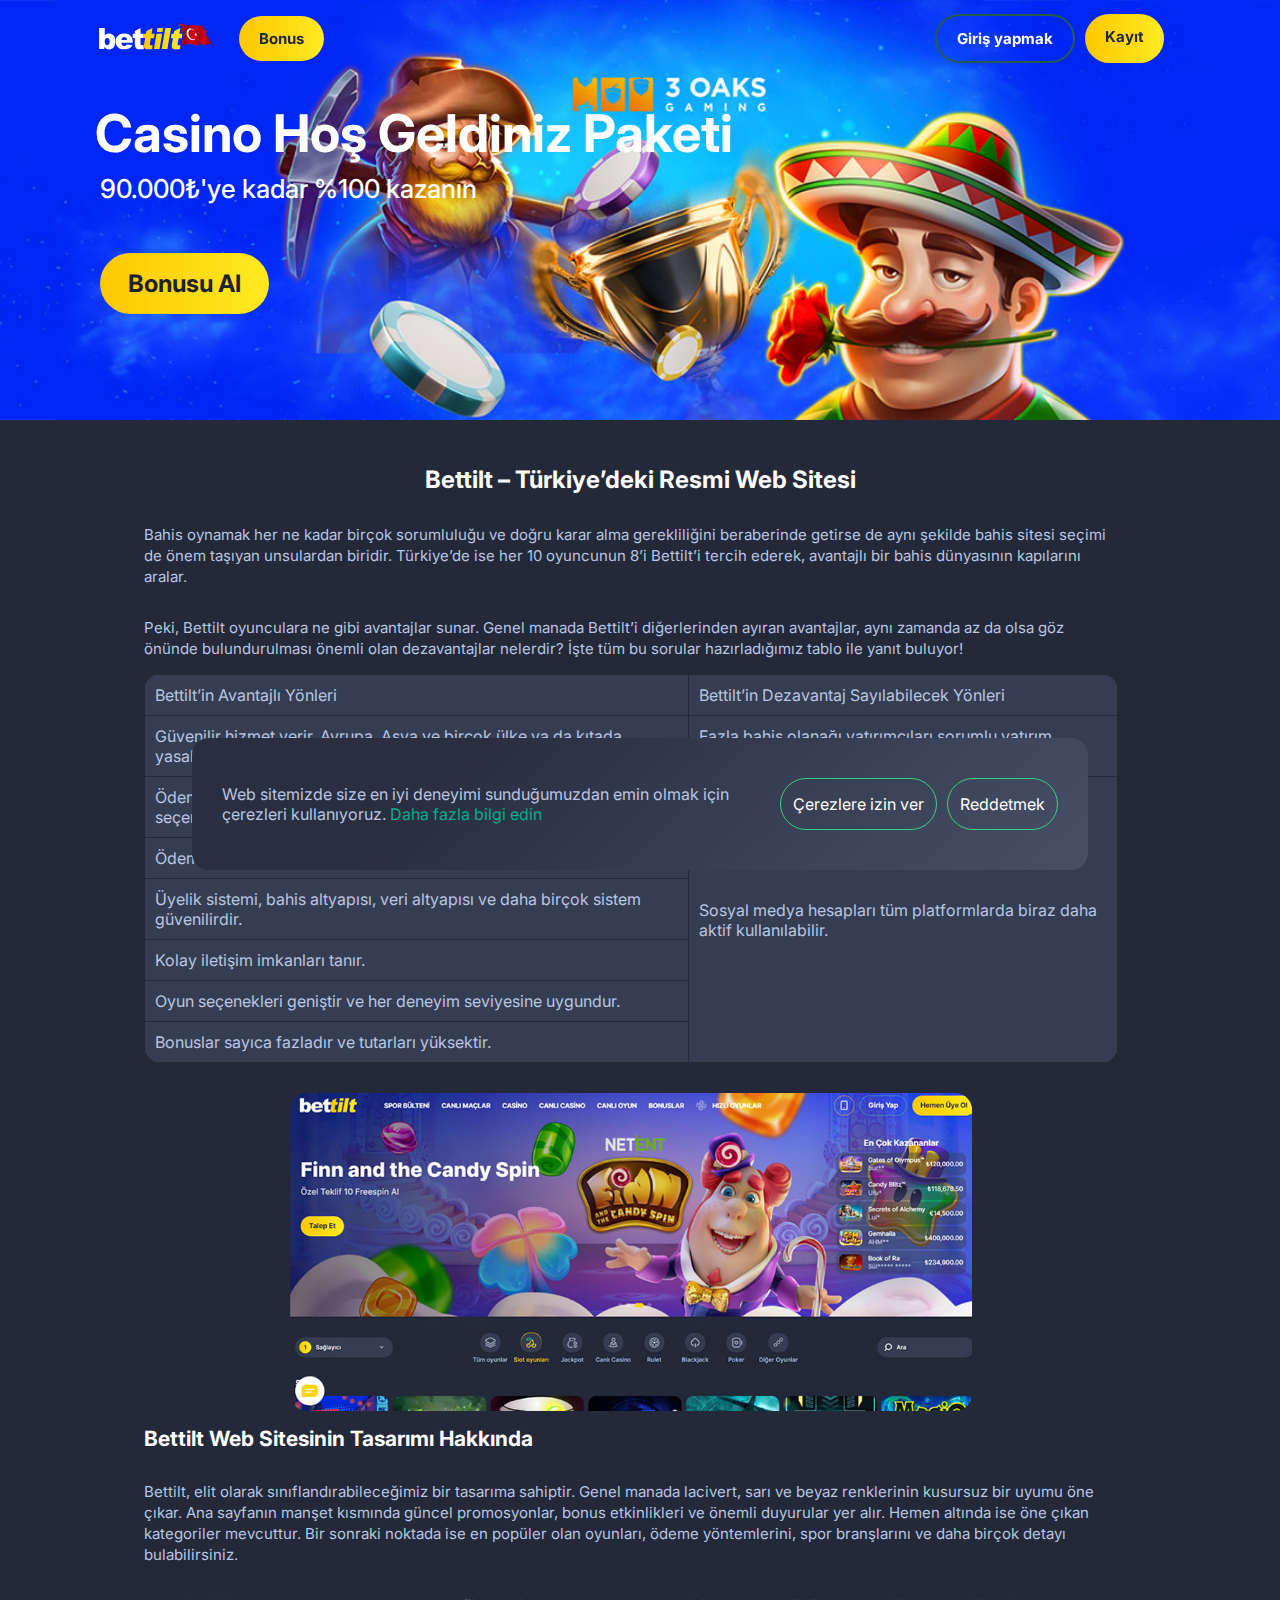
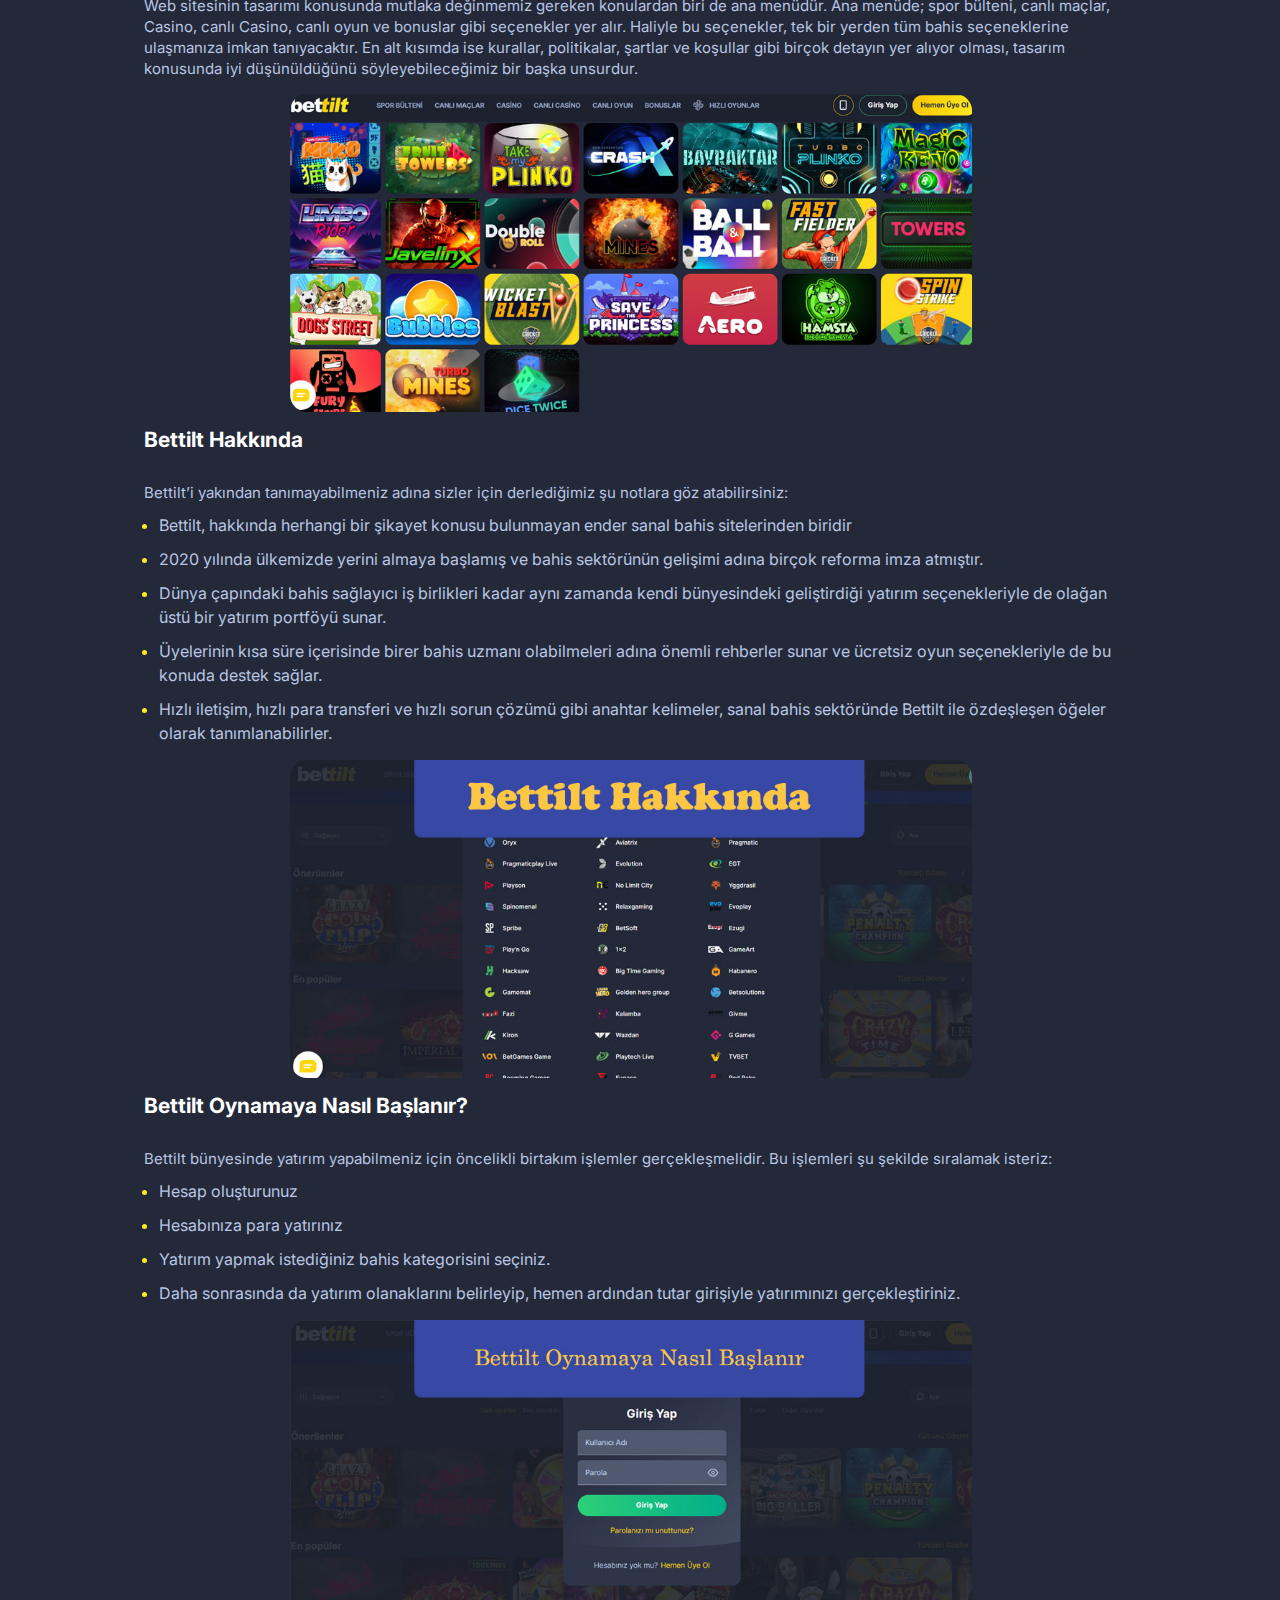
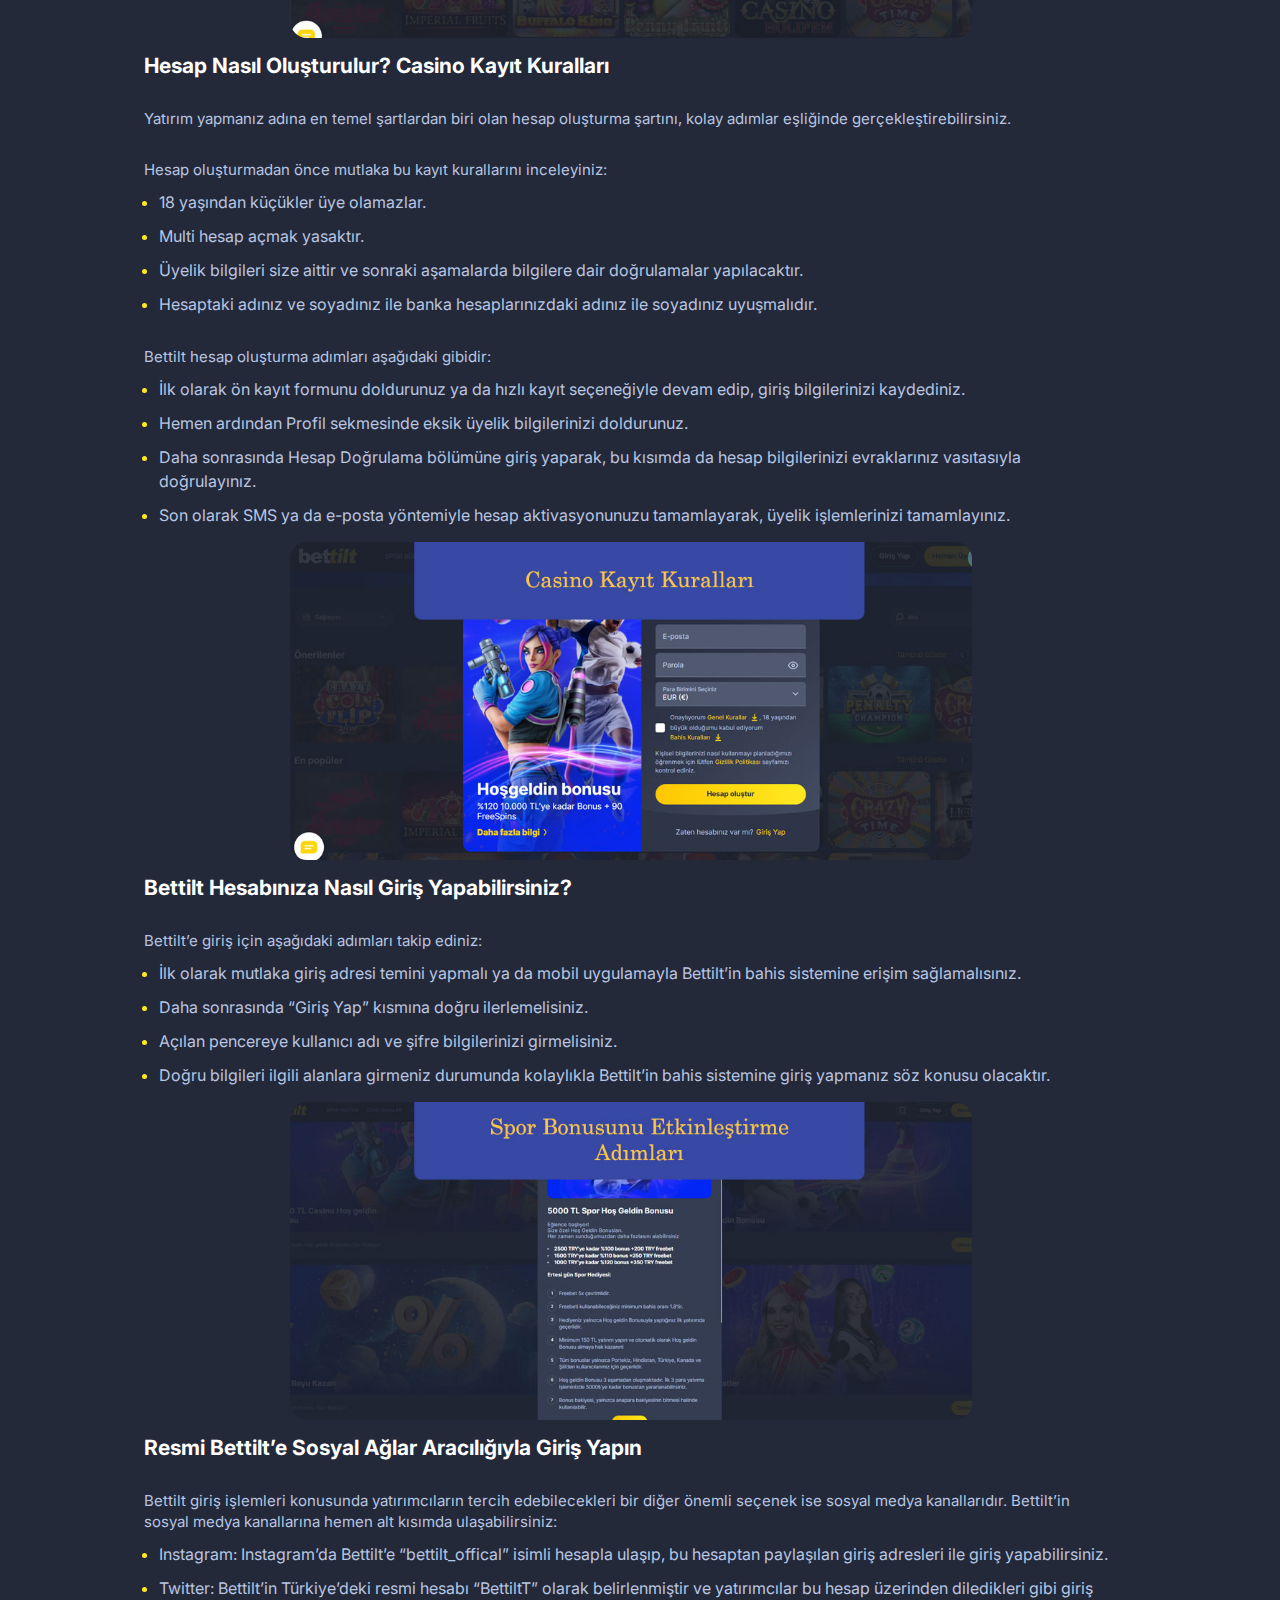
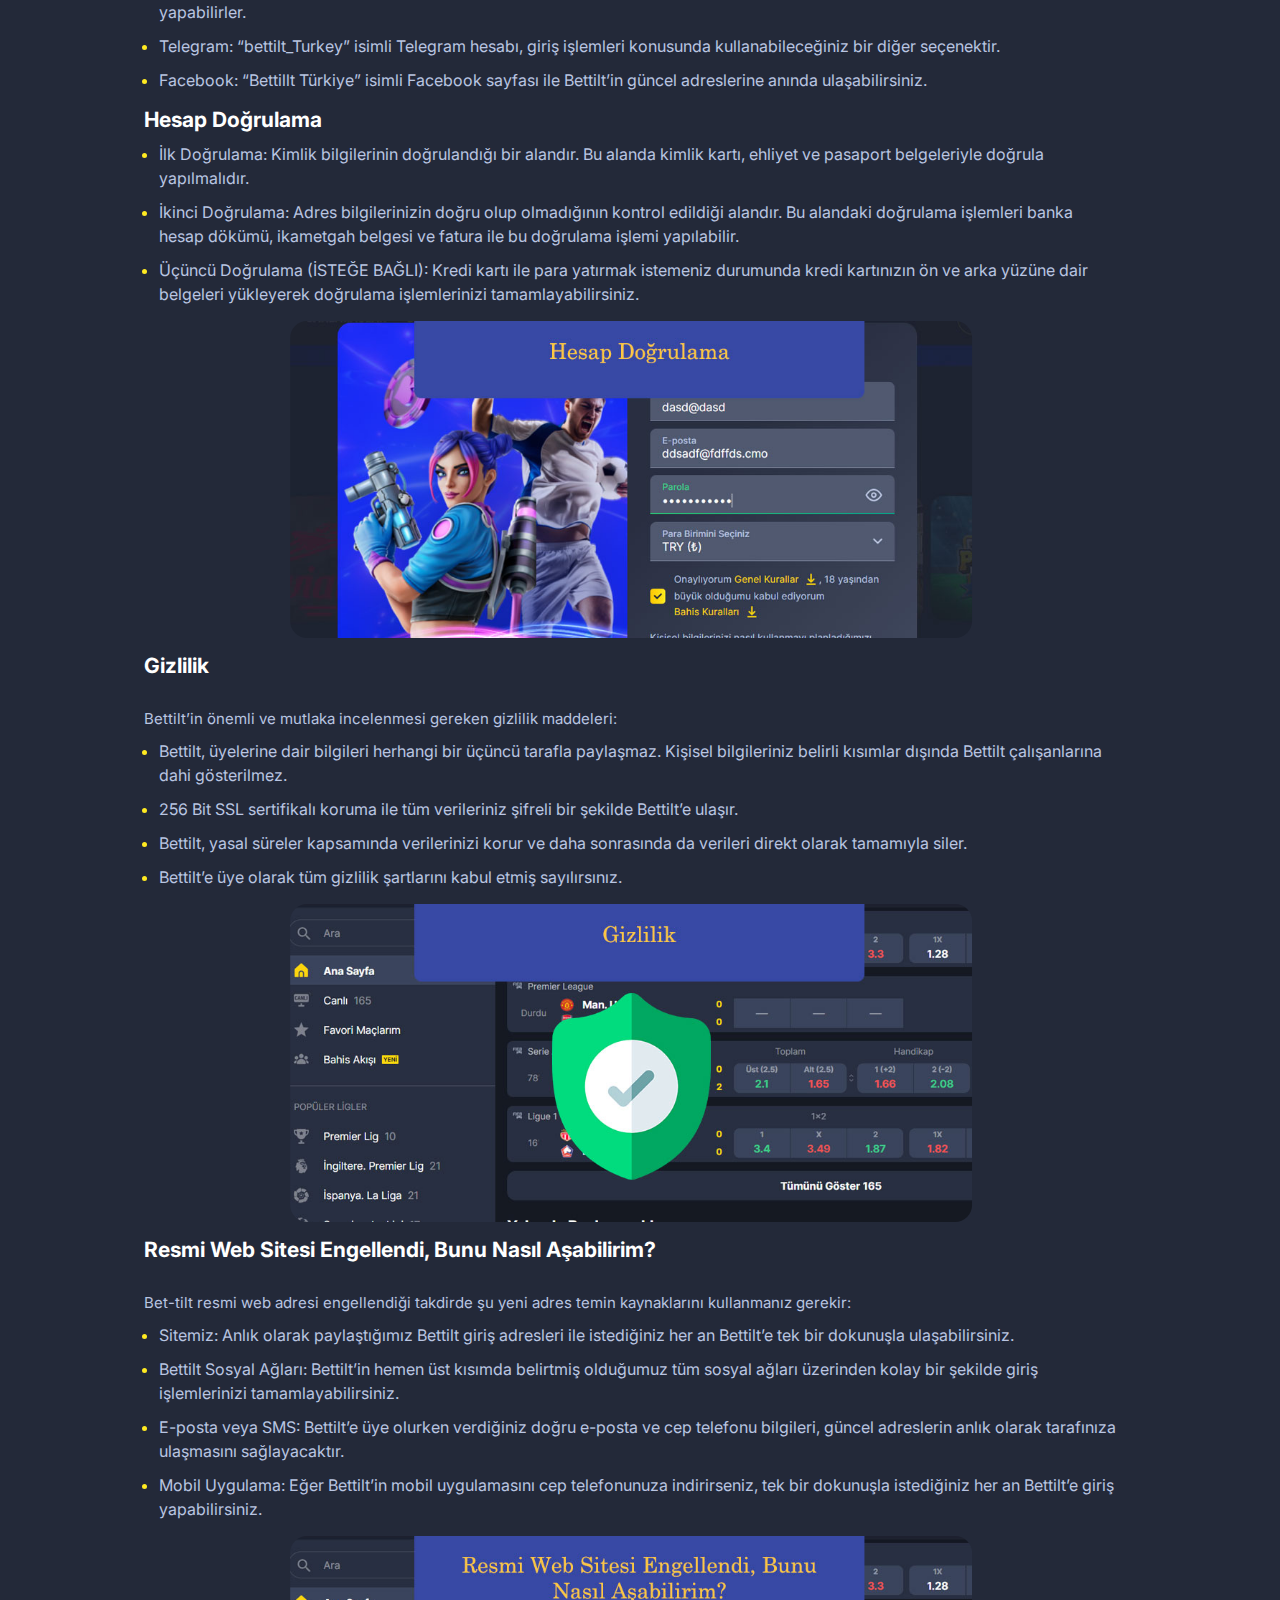
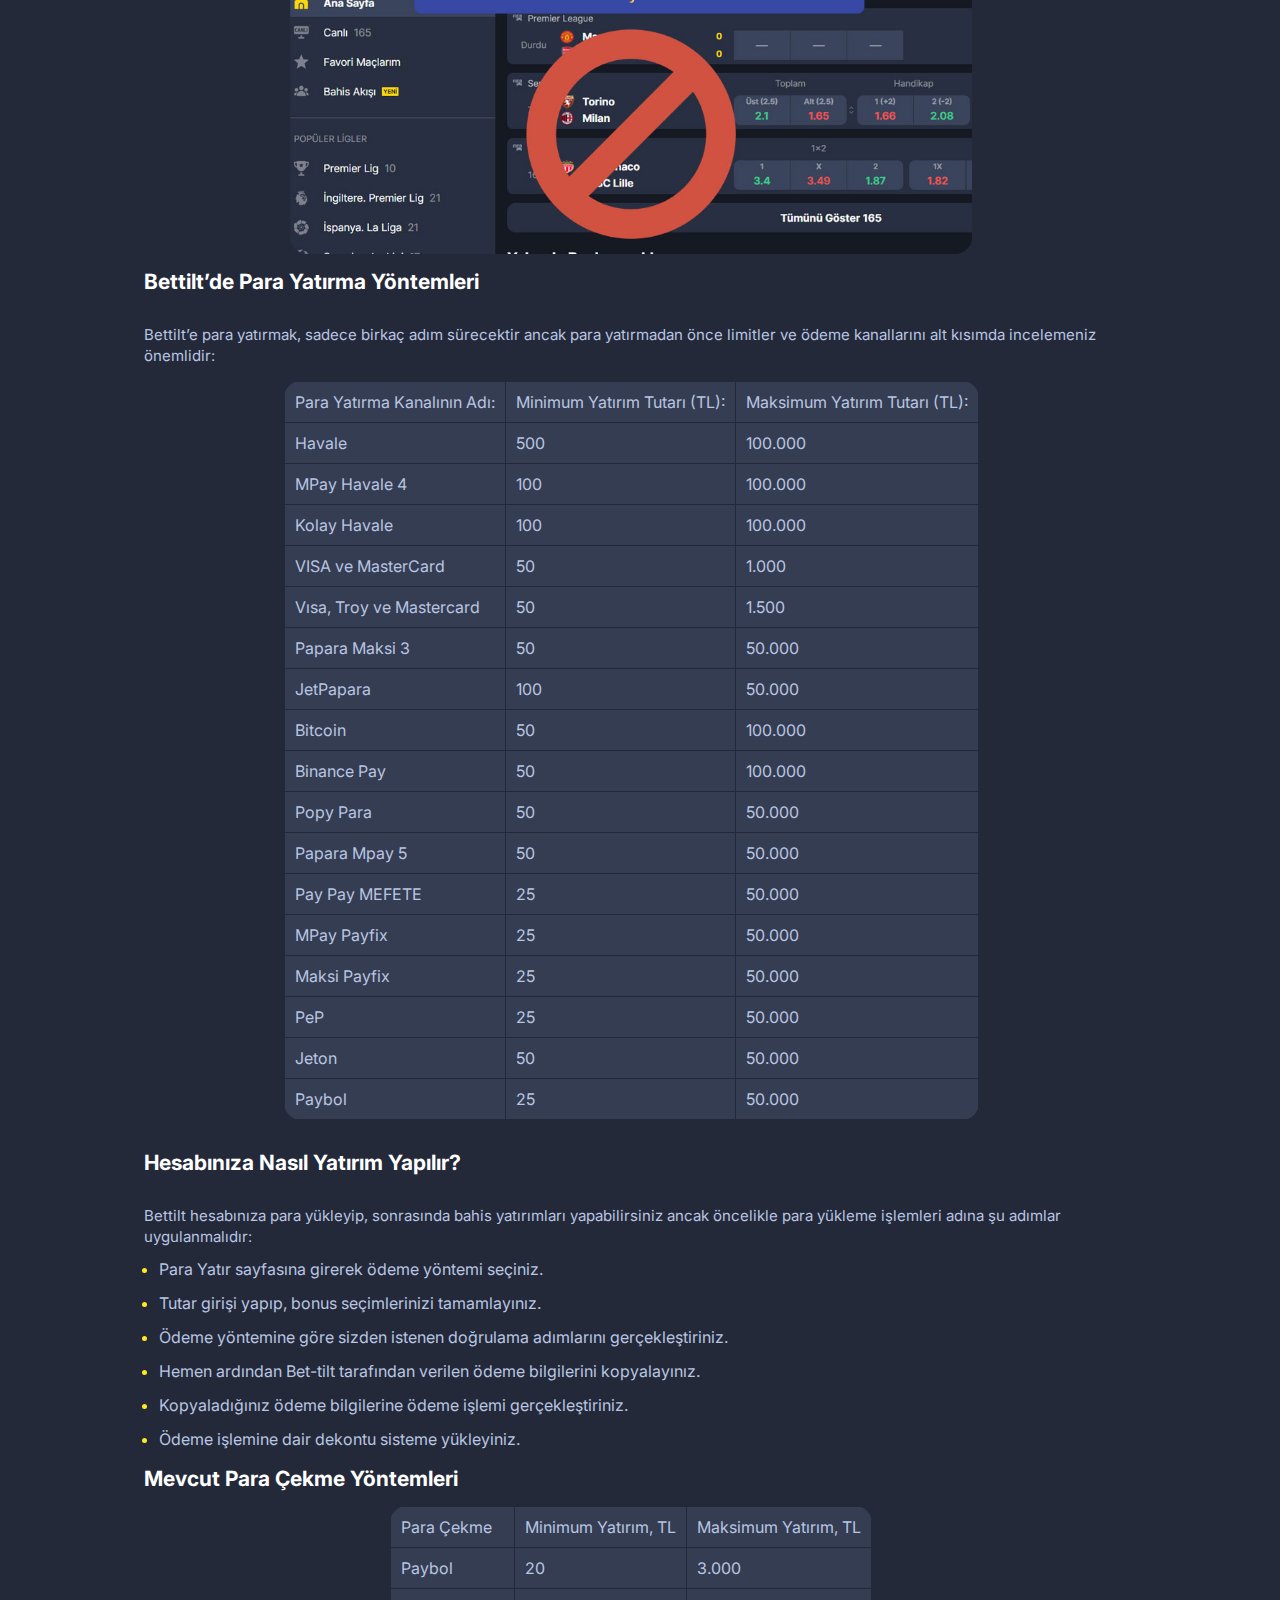
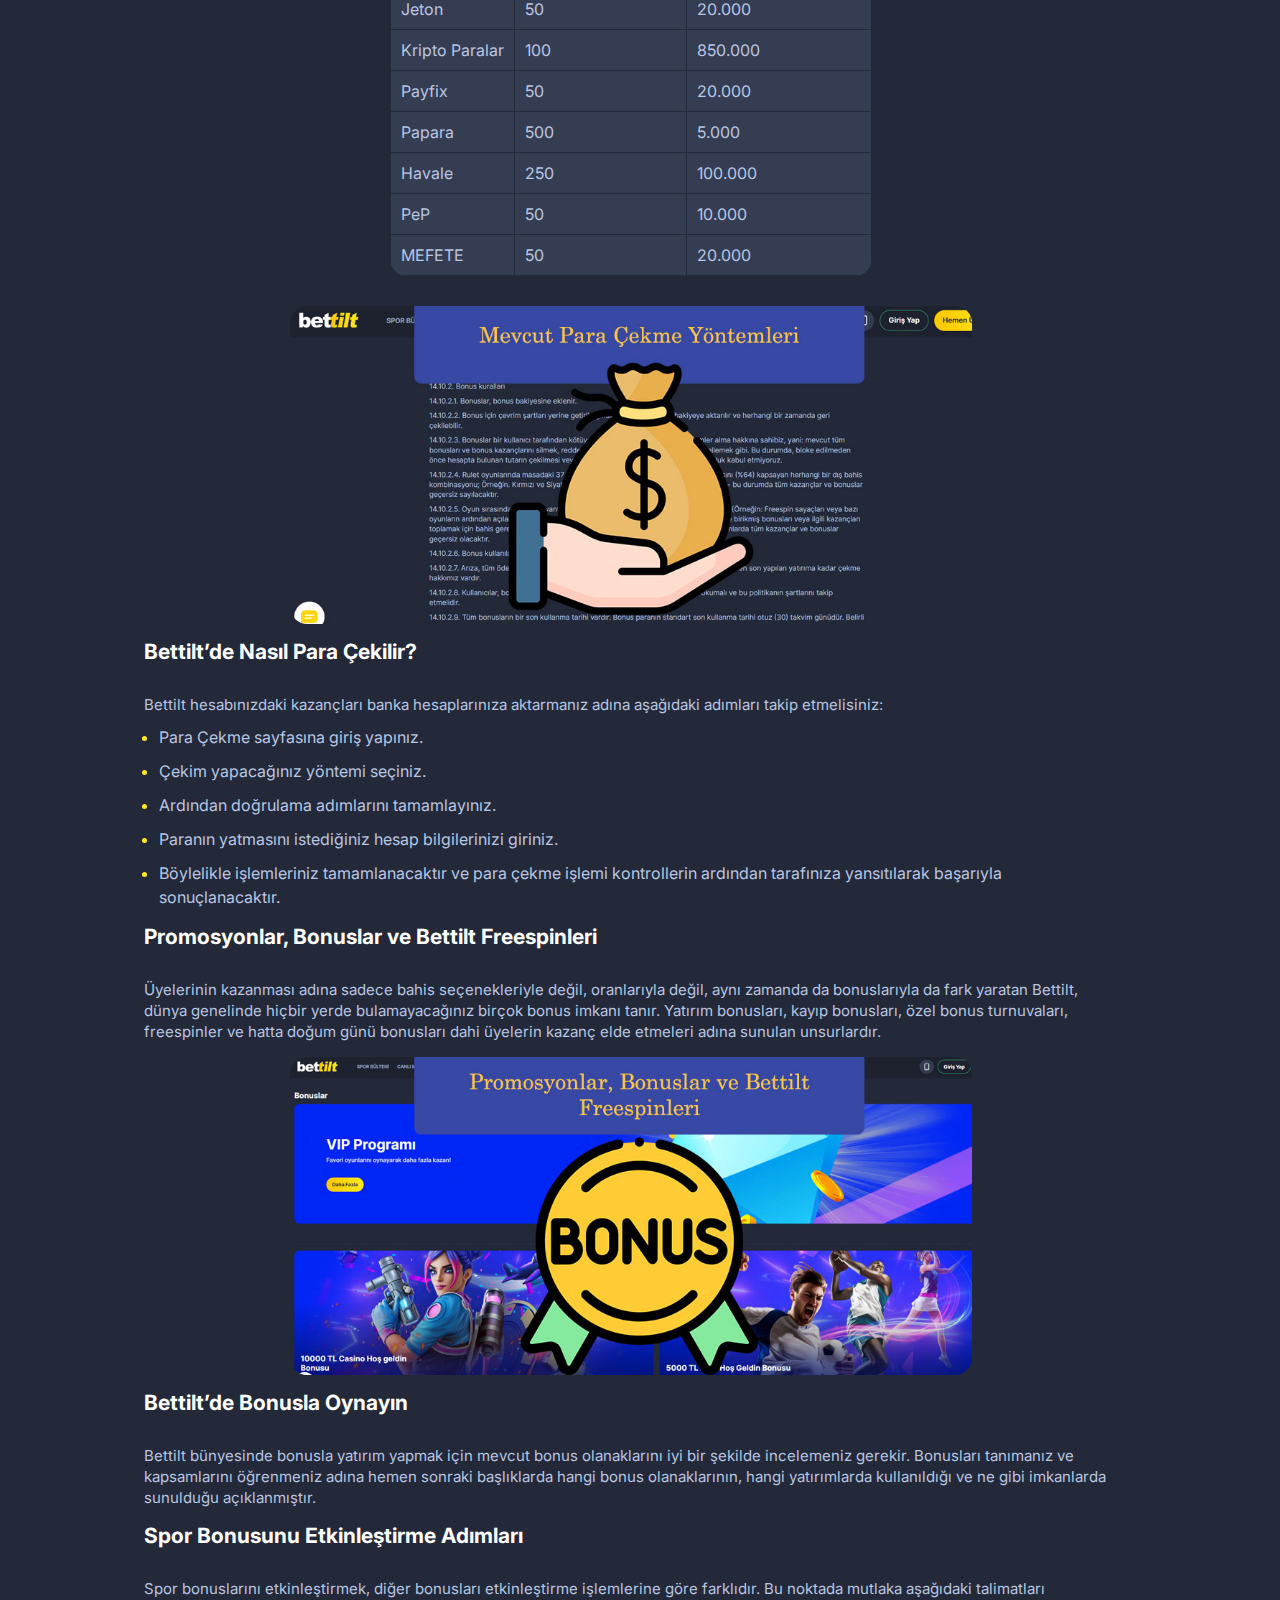
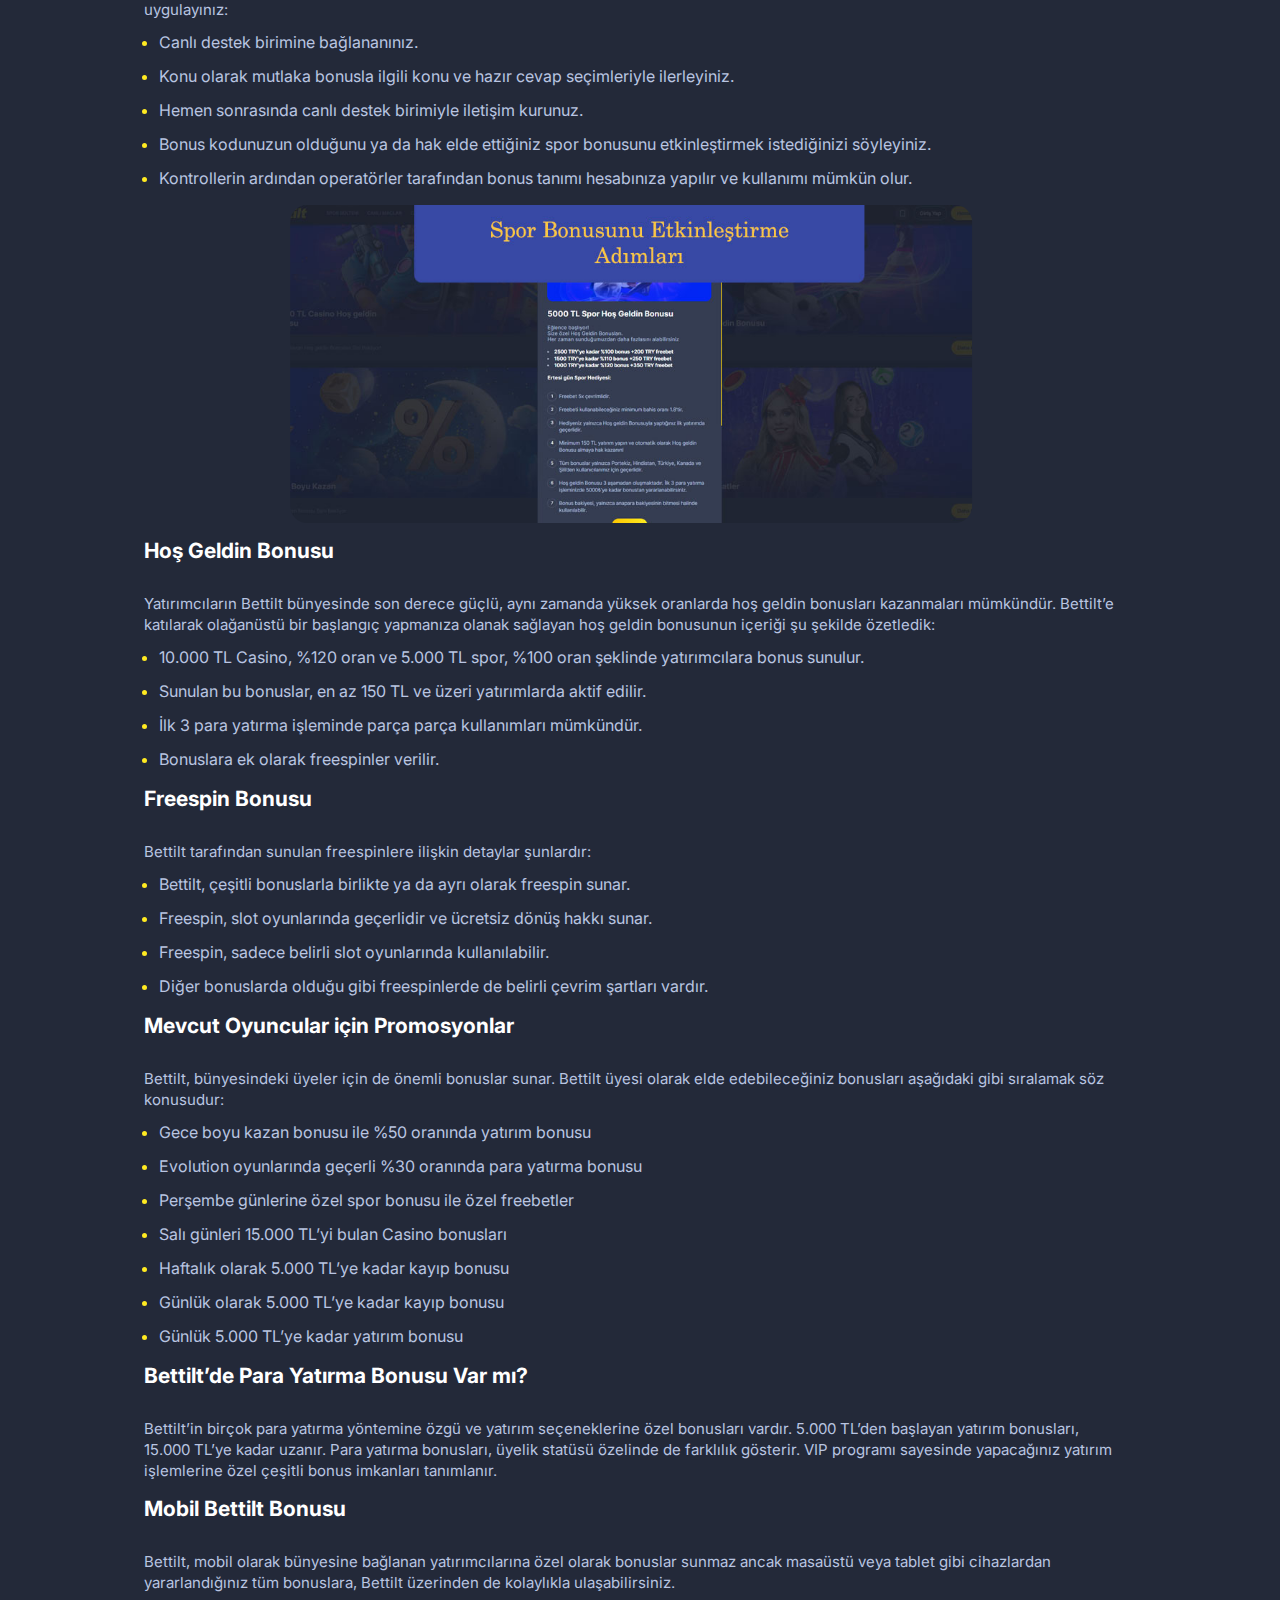
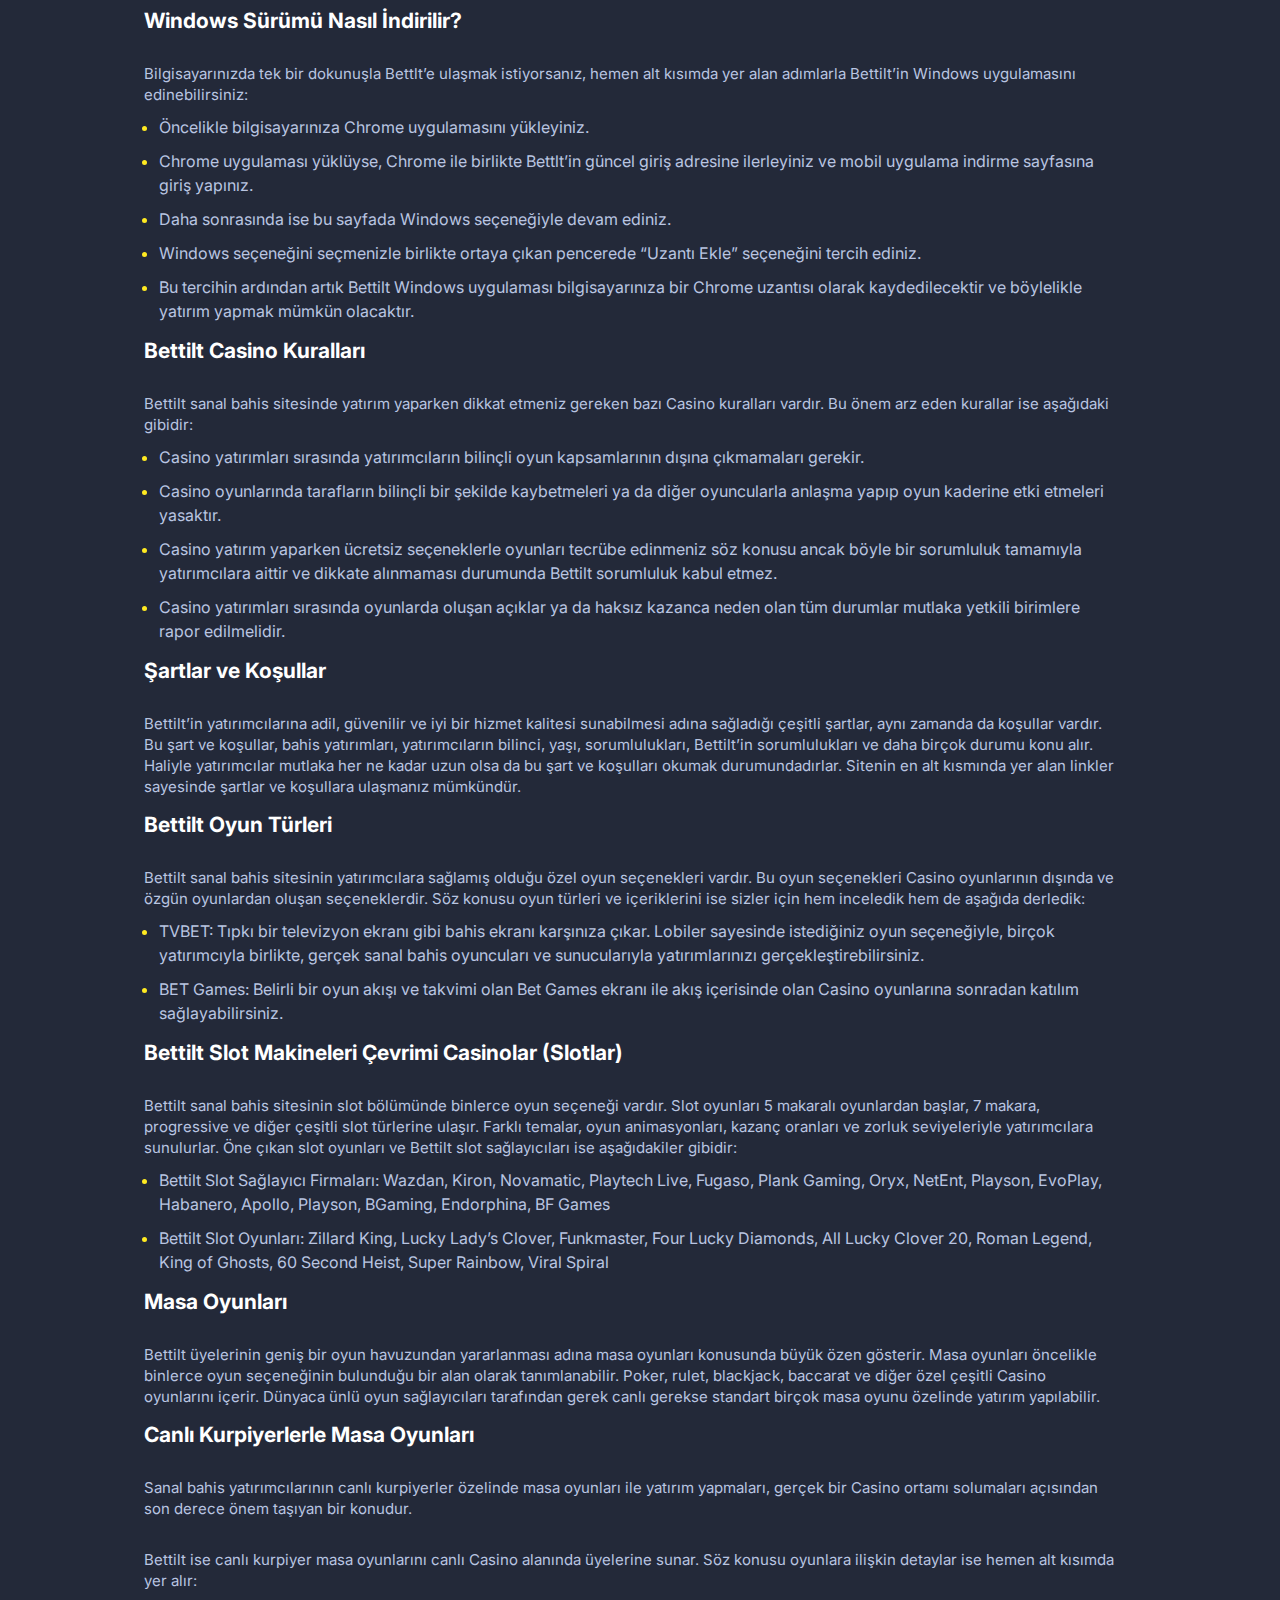
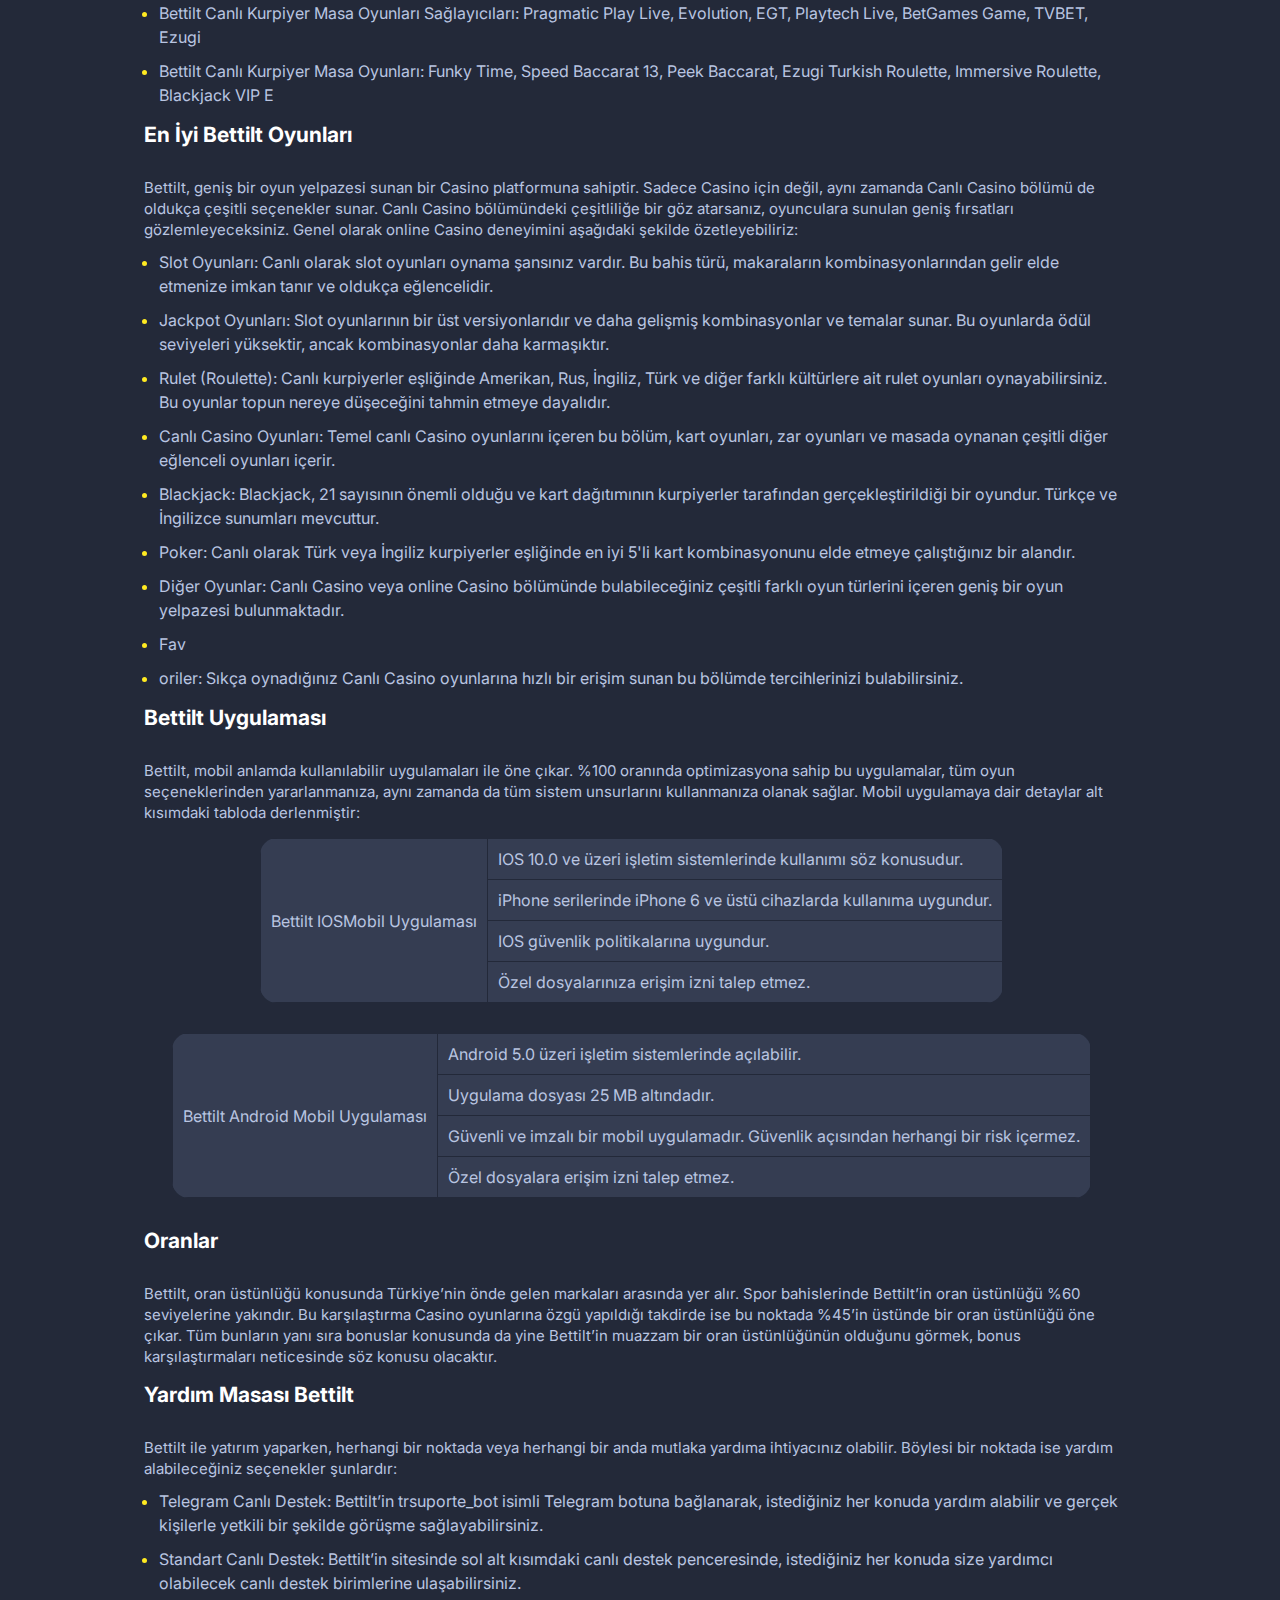
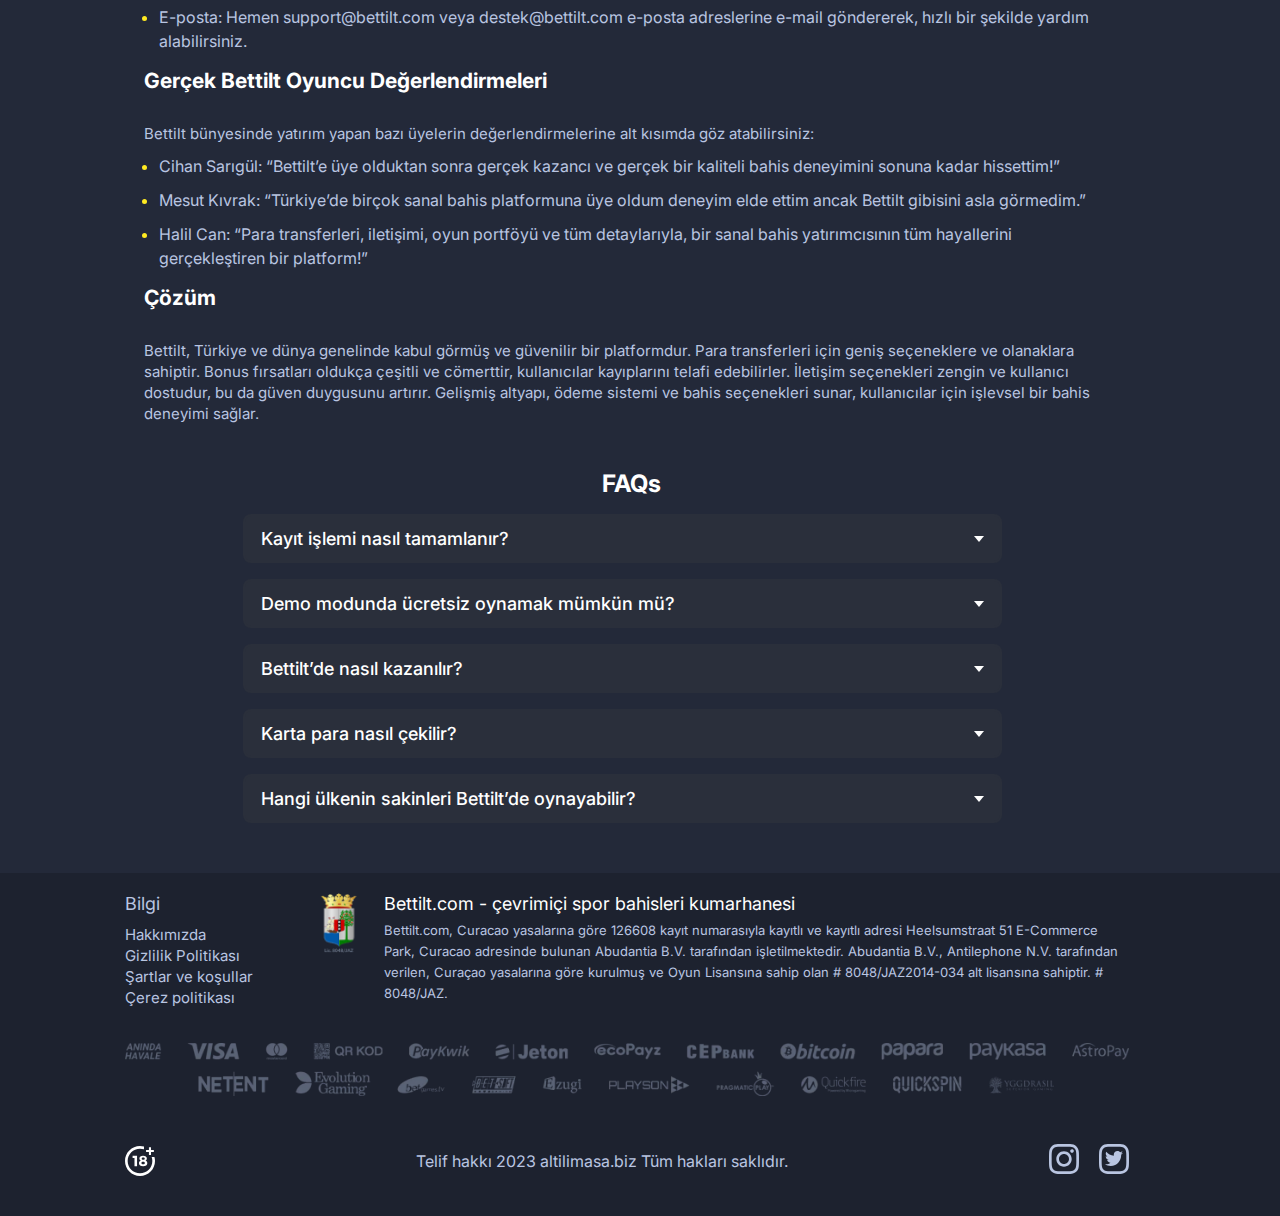
<file: index.html>
<!DOCTYPE html><html lang="tr"><head><meta charset="UTF-8"><meta name="viewport" content="width=device-width, initial-scale=1.0"><link rel="canonical" href=""><meta name="description" content=""><title></title><link rel="amphtml" href=""><link rel="icon" href="favicon.b38a448d.ico" type="image/svg+xml"><meta name="robots" content="noarchive"><link rel="stylesheet" href="style.4ebc5b77.css"><script src="//cdnjs.cloudflare.com/ajax/libs/jquery/2.1.3/jquery.min.js" type="text/javascript"></script></head><body> <button id="button"></button> <div class="Slider-img-fill"> <div class="main__image main__image--first"> <span class="welcome-banner__title">Casino Hoş Geldiniz Paketi</span> <p class="welcome-banner__paragraph">90.000₺'ye kadar %100 kazanın</p> <a target="_blank" rel="nofollow" href="https://btt-hi.hopghpfa.com/en-IN/sportsbook?partner=p2855p22601pd4e7&source=bettiltIN#registration-bonus" class="welcome-banner__button-link"> Bonusu Al </a> </div> </div> <div class="welcome-banner"> <header id="header" class="header main_header"> <span class="bonus_container"> <a href="/" class="header__logo-link"> <img class="header__logo" alt="bettilt logo" src="logo.4ab156c9.svg"> </a> <a href="bonus.html" class="header__button-link"> Bonus </a> </span> <div> <a href="https://btt-hi.hopghpfa.com/en-IN/sportsbook?partner=p2855p22601pd4e7&source=bettiltIN#registration-bonus" target="_blank" class="header__button-link first--link" rel="nofollow"> Giriş yapmak </a> <a href="https://btt-hi.hopghpfa.com/en-IN/sportsbook?partner=p2855p22601pd4e7&source=bettiltIN#registration-bonus" target="_blank" class="header__button-link" rel="nofollow"> Kayıt </a> </div> </header> </div> <main class="main"> <h1 class="title">Bettilt – Türkiye’deki Resmi Web Sitesi</h1> <section class="section"> <p>Bahis oynamak her ne kadar birçok sorumluluğu ve doğru karar alma gerekliliğini beraberinde getirse de aynı şekilde bahis sitesi seçimi de önem taşıyan unsulardan biridir. Türkiye’de ise her 10 oyuncunun 8’i Bettilt’i tercih ederek, avantajlı bir bahis dünyasının kapılarını aralar. </p> <p>Peki, Bettilt oyunculara ne gibi avantajlar sunar. Genel manada Bettilt’i diğerlerinden ayıran avantajlar, aynı zamanda az da olsa göz önünde bulundurulması önemli olan dezavantajlar nelerdir? İşte tüm bu sorular hazırladığımız tablo ile yanıt buluyor! </p> <table> <tbody> <tr> <td>Bettilt’in Avantajlı Yönleri</td> <td>Bettilt’in Dezavantaj Sayılabilecek Yönleri</td> </tr> <tr> <td>Güvenilir hizmet verir. Avrupa, Asya ve birçok ülke ya da kıtada yasaldır. Aynı zamanda lisanslıdır.</td> <td>Fazla bahis olanağı yatırımcıları sorumlu yatırım algısından uzaklaştırabilir.</td> </tr> <tr> <td>Ödeme olanakları fazladır. Sanal kart, sanal cüzdan, kripto gibi birçok seçenekle ödeme yapılabilir.</td> <td rowspan="6">Sosyal medya hesapları tüm platformlarda biraz daha aktif kullanılabilir.</td> </tr> <tr> <td>Ödeme hızı yüksektir.</td> </tr> <tr> <td>Üyelik sistemi, bahis altyapısı, veri altyapısı ve daha birçok sistem güvenilirdir.</td> </tr> <tr> <td>Kolay iletişim imkanları tanır.</td> </tr> <tr> <td>Oyun seçenekleri geniştir ve her deneyim seviyesine uygundur.</td> </tr> <tr> <td>Bonuslar sayıca fazladır ve tutarları yüksektir.</td> </tr> </tbody> </table> <img src="bettilt.e0056e0e.jpg" alt="homepage" class="center_image"> </section> <section class="section"> <h2>Bettilt Web Sitesinin Tasarımı Hakkında</h2> <p>Bettilt, elit olarak sınıflandırabileceğimiz bir tasarıma sahiptir. Genel manada lacivert, sarı ve beyaz renklerinin kusursuz bir uyumu öne çıkar. Ana sayfanın manşet kısmında güncel promosyonlar, bonus etkinlikleri ve önemli duyurular yer alır. Hemen altında ise öne çıkan kategoriler mevcuttur. Bir sonraki noktada ise en popüler olan oyunları, ödeme yöntemlerini, spor branşlarını ve daha birçok detayı bulabilirsiniz.</p> <p>Web sitesinin tasarımı konusunda mutlaka değinmemiz gereken konulardan biri de ana menüdür. Ana menüde; spor bülteni, canlı maçlar, Casino, canlı Casino, canlı oyun ve bonuslar gibi seçenekler yer alır. Haliyle bu seçenekler, tek bir yerden tüm bahis seçeneklerine ulaşmanıza imkan tanıyacaktır. En alt kısımda ise kurallar, politikalar, şartlar ve koşullar gibi birçok detayın yer alıyor olması, tasarım konusunda iyi düşünüldüğünü söyleyebileceğimiz bir başka unsurdur. </p> <img src="Bettilt-Web-Sitesinin-Tasarımı-Hakkında.4f212e1e.jpg" alt="web sites" class="center_image"> </section> <section class="section"> <h2>Bettilt Hakkında</h2> <p>Bettilt’i yakından tanımayabilmeniz adına sizler için derlediğimiz şu notlara göz atabilirsiniz:</p> <ul class="section__list"> <li class="section__element">Bettilt, hakkında herhangi bir şikayet konusu bulunmayan ender sanal bahis sitelerinden biridir </li> <li class="section__element">2020 yılında ülkemizde yerini almaya başlamış ve bahis sektörünün gelişimi adına birçok reforma imza atmıştır.</li> <li class="section__element">Dünya çapındaki bahis sağlayıcı iş birlikleri kadar aynı zamanda kendi bünyesindeki geliştirdiği yatırım seçenekleriyle de olağan üstü bir yatırım portföyü sunar.</li> <li class="section__element">Üyelerinin kısa süre içerisinde birer bahis uzmanı olabilmeleri adına önemli rehberler sunar ve ücretsiz oyun seçenekleriyle de bu konuda destek sağlar.</li> <li class="section__element">Hızlı iletişim, hızlı para transferi ve hızlı sorun çözümü gibi anahtar kelimeler, sanal bahis sektöründe Bettilt ile özdeşleşen öğeler olarak tanımlanabilirler.</li> </ul> <img src="Bettilt-Hakkında.14e74f90.jpg" alt="hakkinda" class="center_image"> </section> <section class="section"> <h2>Bettilt Oynamaya Nasıl Başlanır?</h2> <p>Bettilt bünyesinde yatırım yapabilmeniz için öncelikli birtakım işlemler gerçekleşmelidir. Bu işlemleri şu şekilde sıralamak isteriz: </p> <ul class="section__list"> <li class="section__element">Hesap oluşturunuz</li> <li class="section__element">Hesabınıza para yatırınız</li> <li class="section__element">Yatırım yapmak istediğiniz bahis kategorisini seçiniz.</li> <li class="section__element">Daha sonrasında da yatırım olanaklarını belirleyip, hemen ardından tutar girişiyle yatırımınızı gerçekleştiriniz.</li> </ul> <img src="Bettilt-Oynamaya-Nasıl-Başlanır.84ae56dd.jpg" alt="oynamaya" class="center_image"> </section> <section class="section"> <h3>Hesap Nasıl Oluşturulur? Casino Kayıt Kuralları</h3> <p>Yatırım yapmanız adına en temel şartlardan biri olan hesap oluşturma şartını, kolay adımlar eşliğinde gerçekleştirebilirsiniz. </p> <p>Hesap oluşturmadan önce mutlaka bu kayıt kurallarını inceleyiniz:</p> <ul class="section__list"> <li class="section__element">18 yaşından küçükler üye olamazlar.</li> <li class="section__element">Multi hesap açmak yasaktır.</li> <li class="section__element">Üyelik bilgileri size aittir ve sonraki aşamalarda bilgilere dair doğrulamalar yapılacaktır.</li> <li class="section__element">Hesaptaki adınız ve soyadınız ile banka hesaplarınızdaki adınız ile soyadınız uyuşmalıdır.</li> </ul> <p>Bettilt hesap oluşturma adımları aşağıdaki gibidir:</p> <ol class="section__list"> <li class="section__element">İlk olarak ön kayıt formunu doldurunuz ya da hızlı kayıt seçeneğiyle devam edip, giriş bilgilerinizi kaydediniz.</li> <li class="section__element">Hemen ardından Profil sekmesinde eksik üyelik bilgilerinizi doldurunuz.</li> <li class="section__element">Daha sonrasında Hesap Doğrulama bölümüne giriş yaparak, bu kısımda da hesap bilgilerinizi evraklarınız vasıtasıyla doğrulayınız. </li> <li class="section__element">Son olarak SMS ya da e-posta yöntemiyle hesap aktivasyonunuzu tamamlayarak, üyelik işlemlerinizi tamamlayınız.</li> </ol> <img src="Casino-Kayıt-Kuralları.bdfc8436.jpg" alt="kayit" class="center_image"> </section> <section class="section"> <h3>Bettilt Hesabınıza Nasıl Giriş Yapabilirsiniz?</h3> <p>Bettilt’e giriş için aşağıdaki adımları takip ediniz:</p> <ol class="section__list"> <li class="section__element">İlk olarak mutlaka giriş adresi temini yapmalı ya da mobil uygulamayla Bettilt’in bahis sistemine erişim sağlamalısınız.</li> <li class="section__element">Daha sonrasında “Giriş Yap” kısmına doğru ilerlemelisiniz.</li> <li class="section__element">Açılan pencereye kullanıcı adı ve şifre bilgilerinizi girmelisiniz.</li> <li class="section__element">Doğru bilgileri ilgili alanlara girmeniz durumunda kolaylıkla Bettilt’in bahis sistemine giriş yapmanız söz konusu olacaktır.</li> </ol> <img src="Spor-Bonusunu-Etkinleştirme-Adımları.b754234b.jpg" alt="spor bonusunu" class="center_image"> </section> <section class="section"> <h2>Resmi Bettilt’e Sosyal Ağlar Aracılığıyla Giriş Yapın</h2> <p>Bettilt giriş işlemleri konusunda yatırımcıların tercih edebilecekleri bir diğer önemli seçenek ise sosyal medya kanallarıdır. Bettilt’in sosyal medya kanallarına hemen alt kısımda ulaşabilirsiniz: </p> <ul class="section__list"> <li class="section__element">Instagram: Instagram’da Bettilt’e “bettilt_offical” isimli hesapla ulaşıp, bu hesaptan paylaşılan giriş adresleri ile giriş yapabilirsiniz.</li> <li class="section__element">Twitter: Bettilt’in Türkiye’deki resmi hesabı “BettiltT” olarak belirlenmiştir ve yatırımcılar bu hesap üzerinden diledikleri gibi giriş yapabilirler.</li> <li class="section__element">Telegram: “bettilt_Turkey” isimli Telegram hesabı, giriş işlemleri konusunda kullanabileceğiniz bir diğer seçenektir.</li> <li class="section__element">Facebook: “Bettillt Türkiye” isimli Facebook sayfası ile Bettilt’in güncel adreslerine anında ulaşabilirsiniz.</li> </ul> </section> <section class="section"> <h3>Hesap Doğrulama</h3> <ul class="section__list"> <li class="section__element">İlk Doğrulama: Kimlik bilgilerinin doğrulandığı bir alandır. Bu alanda kimlik kartı, ehliyet ve pasaport belgeleriyle doğrula yapılmalıdır.</li> <li class="section__element">İkinci Doğrulama: Adres bilgilerinizin doğru olup olmadığının kontrol edildiği alandır. Bu alandaki doğrulama işlemleri banka hesap dökümü, ikametgah belgesi ve fatura ile bu doğrulama işlemi yapılabilir.</li> <li class="section__element">Üçüncü Doğrulama (İSTEĞE BAĞLI): Kredi kartı ile para yatırmak istemeniz durumunda kredi kartınızın ön ve arka yüzüne dair belgeleri yükleyerek doğrulama işlemlerinizi tamamlayabilirsiniz.</li> </ul> <img src="Hesap-Doğrulama.acca03c8.jpg" alt="Hesap Doğrulama" class="center_image"> </section> <section class="section"> <h3>Gizlilik</h3> <p>Bettilt’in önemli ve mutlaka incelenmesi gereken gizlilik maddeleri:</p> <ul class="section__list"> <li class="section__element">Bettilt, üyelerine dair bilgileri herhangi bir üçüncü tarafla paylaşmaz. Kişisel bilgileriniz belirli kısımlar dışında Bettilt çalışanlarına dahi gösterilmez.</li> <li class="section__element">256 Bit SSL sertifikalı koruma ile tüm verileriniz şifreli bir şekilde Bettilt’e ulaşır.</li> <li class="section__element">Bettilt, yasal süreler kapsamında verilerinizi korur ve daha sonrasında da verileri direkt olarak tamamıyla siler.</li> <li class="section__element">Bettilt’e üye olarak tüm gizlilik şartlarını kabul etmiş sayılırsınız.</li> </ul> <img src="Gizlilik.6366beb6.jpg" alt="Gizlilik" class="center_image"> </section> <section class="section"> <h2>Resmi Web Sitesi Engellendi, Bunu Nasıl Aşabilirim?</h2> <p>Bet-tilt resmi web adresi engellendiği takdirde şu yeni adres temin kaynaklarını kullanmanız gerekir: </p> <ul class="section__list"> <li class="section__element">Sitemiz: Anlık olarak paylaştığımız Bettilt giriş adresleri ile istediğiniz her an Bettilt’e tek bir dokunuşla ulaşabilirsiniz.</li> <li class="section__element">Bettilt Sosyal Ağları: Bettilt’in hemen üst kısımda belirtmiş olduğumuz tüm sosyal ağları üzerinden kolay bir şekilde giriş işlemlerinizi tamamlayabilirsiniz.</li> <li class="section__element">E-posta veya SMS: Bettilt’e üye olurken verdiğiniz doğru e-posta ve cep telefonu bilgileri, güncel adreslerin anlık olarak tarafınıza ulaşmasını sağlayacaktır.</li> <li class="section__element">Mobil Uygulama: Eğer Bettilt’in mobil uygulamasını cep telefonunuza indirirseniz, tek bir dokunuşla istediğiniz her an Bettilt’e giriş yapabilirsiniz.</li> </ul> <img src="Resmi-Web-Sitesi-Engellendi,-Bunu-Nasıl-Aşabilirim.37513902.jpg" alt="resmi web sitesi" class="center_image"> </section> <section class="section"> <h2>Bettilt’de Para Yatırma Yöntemleri</h2> <p>Bettilt’e para yatırmak, sadece birkaç adım sürecektir ancak para yatırmadan önce limitler ve ödeme kanallarını alt kısımda incelemeniz önemlidir: </p> <table> <tbody> <tr> <td>Para Yatırma Kanalının Adı:</td> <td>Minimum Yatırım Tutarı (TL):</td> <td>Maksimum Yatırım Tutarı (TL):</td> </tr> <tr> <td>Havale</td> <td>500</td> <td>100.000</td> </tr> <tr> <td>MPay Havale 4</td> <td>100</td> <td>100.000</td> </tr> <tr> <td>Kolay Havale</td> <td>100</td> <td>100.000</td> </tr> <tr> <td>VISA ve MasterCard</td> <td>50</td> <td>1.000</td> </tr> <tr> <td>Vısa, Troy ve Mastercard</td> <td>50</td> <td>1.500</td> </tr> <tr> <td>Papara Maksi 3</td> <td>50</td> <td>50.000</td> </tr> <tr> <td>JetPapara</td> <td>100</td> <td>50.000</td> </tr> <tr> <td>Bitcoin</td> <td>50</td> <td>100.000</td> </tr> <tr> <td>Binance Pay</td> <td>50</td> <td>100.000</td> </tr> <tr> <td>Popy Para</td> <td>50</td> <td>50.000</td> </tr> <tr> <td>Papara Mpay 5</td> <td>50</td> <td>50.000</td> </tr> <tr> <td>Pay Pay MEFETE</td> <td>25</td> <td>50.000</td> </tr> <tr> <td>MPay Payfix</td> <td>25</td> <td>50.000</td> </tr> <tr> <td>Maksi Payfix</td> <td>25</td> <td>50.000</td> </tr> <tr> <td>PeP</td> <td>25</td> <td>50.000</td> </tr> <tr> <td>Jeton</td> <td>50</td> <td>50.000</td> </tr> <tr> <td>Paybol</td> <td>25</td> <td>50.000</td> </tr> </tbody> </table> </section> <section class="section"> <h3>Hesabınıza Nasıl Yatırım Yapılır?</h3> <p>Bettilt hesabınıza para yükleyip, sonrasında bahis yatırımları yapabilirsiniz ancak öncelikle para yükleme işlemleri adına şu adımlar uygulanmalıdır: </p> <ol class="section__list"> <li class="section__element">Para Yatır sayfasına girerek ödeme yöntemi seçiniz.</li> <li class="section__element">Tutar girişi yapıp, bonus seçimlerinizi tamamlayınız.</li> <li class="section__element">Ödeme yöntemine göre sizden istenen doğrulama adımlarını gerçekleştiriniz.</li> <li class="section__element">Hemen ardından Bet-tilt tarafından verilen ödeme bilgilerini kopyalayınız.</li> <li class="section__element">Kopyaladığınız ödeme bilgilerine ödeme işlemi gerçekleştiriniz.</li> <li class="section__element">Ödeme işlemine dair dekontu sisteme yükleyiniz.</li> </ol> </section> <section class="section"> <h2>Mevcut Para Çekme Yöntemleri</h2> <table> <tbody> <tr> <td>Para Çekme</td> <td>Minimum Yatırım, TL</td> <td>Maksimum Yatırım, TL</td> </tr> <tr> <td>Paybol</td> <td>20</td> <td>3.000</td> </tr> <tr> <td>Jeton</td> <td>50</td> <td>20.000</td> </tr> <tr> <td>Kripto Paralar</td> <td>100</td> <td>850.000</td> </tr> <tr> <td>Payfix</td> <td>50</td> <td>20.000</td> </tr> <tr> <td>Papara</td> <td>500</td> <td>5.000</td> </tr> <tr> <td>Havale</td> <td>250</td> <td>100.000</td> </tr> <tr> <td>PeP</td> <td>50</td> <td>10.000</td> </tr> <tr> <td>MEFETE</td> <td>50</td> <td>20.000</td> </tr> </tbody> </table> <img src="Mevcut-Para-Зekme-Yцntemleri.883f87eb.jpg" alt="Mevcut Para Зekme" class="center_image"> </section> <section class="section"> <h3>Bettilt’de Nasıl Para Çekilir?</h3> <p>Bettilt hesabınızdaki kazançları banka hesaplarınıza aktarmanız adına aşağıdaki adımları takip etmelisiniz: </p> <ol class="section__list"> <li class="section__element">Para Çekme sayfasına giriş yapınız.</li> <li class="section__element">Çekim yapacağınız yöntemi seçiniz.</li> <li class="section__element">Ardından doğrulama adımlarını tamamlayınız.</li> <li class="section__element">Paranın yatmasını istediğiniz hesap bilgilerinizi giriniz.</li> <li class="section__element">Böylelikle işlemleriniz tamamlanacaktır ve para çekme işlemi kontrollerin ardından tarafınıza yansıtılarak başarıyla sonuçlanacaktır.</li> </ol> </section> <section class="section"> <h2>Promosyonlar, Bonuslar ve Bettilt Freespinleri</h2> <p>Üyelerinin kazanması adına sadece bahis seçenekleriyle değil, oranlarıyla değil, aynı zamanda da bonuslarıyla da fark yaratan Bettilt, dünya genelinde hiçbir yerde bulamayacağınız birçok bonus imkanı tanır. Yatırım bonusları, kayıp bonusları, özel bonus turnuvaları, freespinler ve hatta doğum günü bonusları dahi üyelerin kazanç elde etmeleri adına sunulan unsurlardır. </p> <img src="Promosyonlar,-Bonuslar-ve-Bettilt-Freespinleri.352ada84.jpg" alt="Promosyonlar" class="center_image"> </section> <section class="section"> <h2>Bettilt’de Bonusla Oynayın</h2> <p>Bettilt bünyesinde bonusla yatırım yapmak için mevcut bonus olanaklarını iyi bir şekilde incelemeniz gerekir. Bonusları tanımanız ve kapsamlarını öğrenmeniz adına hemen sonraki başlıklarda hangi bonus olanaklarının, hangi yatırımlarda kullanıldığı ve ne gibi imkanlarda sunulduğu açıklanmıştır. </p> </section> <section class="section"> <h2>Spor Bonusunu Etkinleştirme Adımları</h2> <p>Spor bonuslarını etkinleştirmek, diğer bonusları etkinleştirme işlemlerine göre farklıdır. Bu noktada mutlaka aşağıdaki talimatları uygulayınız: </p> <ol class="section__list"> <li class="section__element">Canlı destek birimine bağlananınız.</li> <li class="section__element">Konu olarak mutlaka bonusla ilgili konu ve hazır cevap seçimleriyle ilerleyiniz.</li> <li class="section__element">Hemen sonrasında canlı destek birimiyle iletişim kurunuz.</li> <li class="section__element">Bonus kodunuzun olduğunu ya da hak elde ettiğiniz spor bonusunu etkinleştirmek istediğinizi söyleyiniz.</li> <li class="section__element">Kontrollerin ardından operatörler tarafından bonus tanımı hesabınıza yapılır ve kullanımı mümkün olur.</li> </ol> <img src="Spor-Bonusunu-Etkinleştirme-Adımları.b754234b.jpg" alt="Spor Bonusunu Etkinleştirme Adımları" class="center_image"> </section> <section class="section"> <h2>Hoş Geldin Bonusu</h2> <p>Yatırımcıların Bettilt bünyesinde son derece güçlü, aynı zamanda yüksek oranlarda hoş geldin bonusları kazanmaları mümkündür. Bettilt’e katılarak olağanüstü bir başlangıç yapmanıza olanak sağlayan hoş geldin bonusunun içeriği şu şekilde özetledik: </p> <ul class="section__list"> <li class="section__element">10.000 TL Casino, %120 oran ve 5.000 TL spor, %100 oran şeklinde yatırımcılara bonus sunulur.</li> <li class="section__element">Sunulan bu bonuslar, en az 150 TL ve üzeri yatırımlarda aktif edilir.</li> <li class="section__element">İlk 3 para yatırma işleminde parça parça kullanımları mümkündür.</li> <li class="section__element">Bonuslara ek olarak freespinler verilir.</li> </ul> </section> <section class="section"> <h2>Freespin Bonusu</h2> <p>Bettilt tarafından sunulan freespinlere ilişkin detaylar şunlardır:</p> <ul class="section__list"> <li class="section__element">Bettilt, çeşitli bonuslarla birlikte ya da ayrı olarak freespin sunar.</li> <li class="section__element">Freespin, slot oyunlarında geçerlidir ve ücretsiz dönüş hakkı sunar.</li> <li class="section__element">Freespin, sadece belirli slot oyunlarında kullanılabilir.</li> <li class="section__element">Diğer bonuslarda olduğu gibi freespinlerde de belirli çevrim şartları vardır.</li> </ul> </section> <section class="section"> <h2>Mevcut Oyuncular için Promosyonlar</h2> <p>Bettilt, bünyesindeki üyeler için de önemli bonuslar sunar. Bettilt üyesi olarak elde edebileceğiniz bonusları aşağıdaki gibi sıralamak söz konusudur:</p> <ul class="section__list"> <li class="section__element">Gece boyu kazan bonusu ile %50 oranında yatırım bonusu</li> <li class="section__element">Evolution oyunlarında geçerli %30 oranında para yatırma bonusu</li> <li class="section__element">Perşembe günlerine özel spor bonusu ile özel freebetler</li> <li class="section__element">Salı günleri 15.000 TL’yi bulan Casino bonusları</li> <li class="section__element">Haftalık olarak 5.000 TL’ye kadar kayıp bonusu</li> <li class="section__element">Günlük olarak 5.000 TL’ye kadar kayıp bonusu</li> <li class="section__element">Günlük 5.000 TL’ye kadar yatırım bonusu</li> </ul> </section> <section class="section"> <h2>Bettilt’de Para Yatırma Bonusu Var mı?</h2> <p>Bettilt’in birçok para yatırma yöntemine özgü ve yatırım seçeneklerine özel bonusları vardır. 5.000 TL’den başlayan yatırım bonusları, 15.000 TL’ye kadar uzanır. Para yatırma bonusları, üyelik statüsü özelinde de farklılık gösterir. VIP programı sayesinde yapacağınız yatırım işlemlerine özel çeşitli bonus imkanları tanımlanır. </p> </section> <section class="section"> <h2>Mobil Bettilt Bonusu</h2> <p>Bettilt, mobil olarak bünyesine bağlanan yatırımcılarına özel olarak bonuslar sunmaz ancak masaüstü veya tablet gibi cihazlardan yararlandığınız tüm bonuslara, Bettilt üzerinden de kolaylıkla ulaşabilirsiniz. </p> </section> <section class="section"> <h2>Windows Sürümü Nasıl İndirilir?</h2> <p>Bilgisayarınızda tek bir dokunuşla Bettlt’e ulaşmak istiyorsanız, hemen alt kısımda yer alan adımlarla Bettilt’in Windows uygulamasını edinebilirsiniz: </p> <ul class="section__list"> <li class="section__element">Öncelikle bilgisayarınıza Chrome uygulamasını yükleyiniz.</li> <li class="section__element">Chrome uygulaması yüklüyse, Chrome ile birlikte Bettlt’in güncel giriş adresine ilerleyiniz ve mobil uygulama indirme sayfasına giriş yapınız.</li> <li class="section__element">Daha sonrasında ise bu sayfada Windows seçeneğiyle devam ediniz.</li> <li class="section__element">Windows seçeneğini seçmenizle birlikte ortaya çıkan pencerede “Uzantı Ekle” seçeneğini tercih ediniz.</li> <li class="section__element">Bu tercihin ardından artık Bettilt Windows uygulaması bilgisayarınıza bir Chrome uzantısı olarak kaydedilecektir ve böylelikle yatırım yapmak mümkün olacaktır.</li> </ul> </section> <section class="section"> <h2>Bettilt Casino Kuralları</h2> <p>Bettilt sanal bahis sitesinde yatırım yaparken dikkat etmeniz gereken bazı Casino kuralları vardır. Bu önem arz eden kurallar ise aşağıdaki gibidir: </p> <ul class="section__list"> <li class="section__element">Casino yatırımları sırasında yatırımcıların bilinçli oyun kapsamlarının dışına çıkmamaları gerekir.</li> <li class="section__element">Casino oyunlarında tarafların bilinçli bir şekilde kaybetmeleri ya da diğer oyuncularla anlaşma yapıp oyun kaderine etki etmeleri yasaktır.</li> <li class="section__element">Casino yatırım yaparken ücretsiz seçeneklerle oyunları tecrübe edinmeniz söz konusu ancak böyle bir sorumluluk tamamıyla yatırımcılara aittir ve dikkate alınmaması durumunda Bettilt sorumluluk kabul etmez.</li> <li class="section__element">Casino yatırımları sırasında oyunlarda oluşan açıklar ya da haksız kazanca neden olan tüm durumlar mutlaka yetkili birimlere rapor edilmelidir.</li> </ul> </section> <section class="section"> <h2>Şartlar ve Koşullar</h2> <p>Bettilt’in yatırımcılarına adil, güvenilir ve iyi bir hizmet kalitesi sunabilmesi adına sağladığı çeşitli şartlar, aynı zamanda da koşullar vardır. Bu şart ve koşullar, bahis yatırımları, yatırımcıların bilinci, yaşı, sorumlulukları, Bettilt’in sorumlulukları ve daha birçok durumu konu alır. Haliyle yatırımcılar mutlaka her ne kadar uzun olsa da bu şart ve koşulları okumak durumundadırlar. Sitenin en alt kısmında yer alan linkler sayesinde şartlar ve koşullara ulaşmanız mümkündür. </p> </section> <section class="section"> <h2>Bettilt Oyun Türleri</h2> <p>Bettilt sanal bahis sitesinin yatırımcılara sağlamış olduğu özel oyun seçenekleri vardır. Bu oyun seçenekleri Casino oyunlarının dışında ve özgün oyunlardan oluşan seçeneklerdir. Söz konusu oyun türleri ve içeriklerini ise sizler için hem inceledik hem de aşağıda derledik: </p> <ul class="section__list"> <li class="section__element">TVBET: Tıpkı bir televizyon ekranı gibi bahis ekranı karşınıza çıkar. Lobiler sayesinde istediğiniz oyun seçeneğiyle, birçok yatırımcıyla birlikte, gerçek sanal bahis oyuncuları ve sunucularıyla yatırımlarınızı gerçekleştirebilirsiniz. </li> <li class="section__element">BET Games: Belirli bir oyun akışı ve takvimi olan Bet Games ekranı ile akış içerisinde olan Casino oyunlarına sonradan katılım sağlayabilirsiniz. </li> </ul> </section> <section class="section"> <h2>Bettilt Slot Makineleri Çevrimi Casinolar (Slotlar)</h2> <p>Bettilt sanal bahis sitesinin slot bölümünde binlerce oyun seçeneği vardır. Slot oyunları 5 makaralı oyunlardan başlar, 7 makara, progressive ve diğer çeşitli slot türlerine ulaşır. Farklı temalar, oyun animasyonları, kazanç oranları ve zorluk seviyeleriyle yatırımcılara sunulurlar. Öne çıkan slot oyunları ve Bettilt slot sağlayıcıları ise aşağıdakiler gibidir: </p> <ul class="section__list"> <li class="section__element">Bettilt Slot Sağlayıcı Firmaları: Wazdan, Kiron, Novamatic, Playtech Live, Fugaso, Plank Gaming, Oryx, NetEnt, Playson, EvoPlay, Habanero, Apollo, Playson, BGaming, Endorphina, BF Games</li> <li class="section__element">Bettilt Slot Oyunları: Zillard King, Lucky Lady’s Clover, Funkmaster, Four Lucky Diamonds, All Lucky Clover 20, Roman Legend, King of Ghosts, 60 Second Heist, Super Rainbow, Viral Spiral</li> </ul> </section> <section class="section"> <h2>Masa Oyunları</h2> <p>Bettilt üyelerinin geniş bir oyun havuzundan yararlanması adına masa oyunları konusunda büyük özen gösterir. Masa oyunları öncelikle binlerce oyun seçeneğinin bulunduğu bir alan olarak tanımlanabilir. Poker, rulet, blackjack, baccarat ve diğer özel çeşitli Casino oyunlarını içerir. Dünyaca ünlü oyun sağlayıcıları tarafından gerek canlı gerekse standart birçok masa oyunu özelinde yatırım yapılabilir. </p> </section> <section class="section"> <h2>Canlı Kurpiyerlerle Masa Oyunları</h2> <p>Sanal bahis yatırımcılarının canlı kurpiyerler özelinde masa oyunları ile yatırım yapmaları, gerçek bir Casino ortamı solumaları açısından son derece önem taşıyan bir konudur. </p> <p>Bettilt ise canlı kurpiyer masa oyunlarını canlı Casino alanında üyelerine sunar. Söz konusu oyunlara ilişkin detaylar ise hemen alt kısımda yer alır: </p> <ul class="section__list"> <li class="section__element">Bettilt Canlı Kurpiyer Masa Oyunları Sağlayıcıları: Pragmatic Play Live, Evolution, EGT, Playtech Live, BetGames Game, TVBET, Ezugi</li> <li class="section__element">Bettilt Canlı Kurpiyer Masa Oyunları: Funky Time, Speed Baccarat 13, Peek Baccarat, Ezugi Turkish Roulette, Immersive Roulette, Blackjack VIP E</li> </ul> </section> <section class="section"> <h2>En İyi Bettilt Oyunları</h2> <p>Bettilt, geniş bir oyun yelpazesi sunan bir Casino platformuna sahiptir. Sadece Casino için değil, aynı zamanda Canlı Casino bölümü de oldukça çeşitli seçenekler sunar. Canlı Casino bölümündeki çeşitliliğe bir göz atarsanız, oyunculara sunulan geniş fırsatları gözlemleyeceksiniz. Genel olarak online Casino deneyimini aşağıdaki şekilde özetleyebiliriz: </p> <ul class="section__list"> <li class="section__element">Slot Oyunları: Canlı olarak slot oyunları oynama şansınız vardır. Bu bahis türü, makaraların kombinasyonlarından gelir elde etmenize imkan tanır ve oldukça eğlencelidir.</li> <li class="section__element">Jackpot Oyunları: Slot oyunlarının bir üst versiyonlarıdır ve daha gelişmiş kombinasyonlar ve temalar sunar. Bu oyunlarda ödül seviyeleri yüksektir, ancak kombinasyonlar daha karmaşıktır.</li> <li class="section__element">Rulet (Roulette): Canlı kurpiyerler eşliğinde Amerikan, Rus, İngiliz, Türk ve diğer farklı kültürlere ait rulet oyunları oynayabilirsiniz. Bu oyunlar topun nereye düşeceğini tahmin etmeye dayalıdır.</li> <li class="section__element">Canlı Casino Oyunları: Temel canlı Casino oyunlarını içeren bu bölüm, kart oyunları, zar oyunları ve masada oynanan çeşitli diğer eğlenceli oyunları içerir.</li> <li class="section__element">Blackjack: Blackjack, 21 sayısının önemli olduğu ve kart dağıtımının kurpiyerler tarafından gerçekleştirildiği bir oyundur. Türkçe ve İngilizce sunumları mevcuttur.</li> <li class="section__element">Poker: Canlı olarak Türk veya İngiliz kurpiyerler eşliğinde en iyi 5'li kart kombinasyonunu elde etmeye çalıştığınız bir alandır.</li> <li class="section__element">Diğer Oyunlar: Canlı Casino veya online Casino bölümünde bulabileceğiniz çeşitli farklı oyun türlerini içeren geniş bir oyun yelpazesi bulunmaktadır.</li> <li class="section__element">Fav</li> <li class="section__element">oriler: Sıkça oynadığınız Canlı Casino oyunlarına hızlı bir erişim sunan bu bölümde tercihlerinizi bulabilirsiniz.</li> </ul> </section> <section class="section"> <h2>Bettilt Uygulaması</h2> <p>Bettilt, mobil anlamda kullanılabilir uygulamaları ile öne çıkar. %100 oranında optimizasyona sahip bu uygulamalar, tüm oyun seçeneklerinden yararlanmanıza, aynı zamanda da tüm sistem unsurlarını kullanmanıza olanak sağlar. Mobil uygulamaya dair detaylar alt kısımdaki tabloda derlenmiştir: </p> <table> <tr> <td rowspan="4">Bettilt IOSMobil Uygulaması</td> <td>IOS 10.0 ve üzeri işletim sistemlerinde kullanımı söz konusudur.</td> </tr> <tr> <td>iPhone serilerinde iPhone 6 ve üstü cihazlarda kullanıma uygundur.</td> </tr> <tr> <td>IOS güvenlik politikalarına uygundur.</td> </tr> <tr> <td>Özel dosyalarınıza erişim izni talep etmez.</td> </tr> </table> <table> <tr> <td rowspan="4">Bettilt Android Mobil Uygulaması</td> <td>Android 5.0 üzeri işletim sistemlerinde açılabilir.</td> </tr> <tr> <td>Uygulama dosyası 25 MB altındadır.</td> </tr> <tr> <td>Güvenli ve imzalı bir mobil uygulamadır. Güvenlik açısından herhangi bir risk içermez.</td> </tr> <tr> <td>Özel dosyalara erişim izni talep etmez.</td> </tr> </table> </section> <section class="section"> <h2>Oranlar</h2> <p>Bettilt, oran üstünlüğü konusunda Türkiye’nin önde gelen markaları arasında yer alır. Spor bahislerinde Bettilt’in oran üstünlüğü %60 seviyelerine yakındır. Bu karşılaştırma Casino oyunlarına özgü yapıldığı takdirde ise bu noktada %45’in üstünde bir oran üstünlüğü öne çıkar. Tüm bunların yanı sıra bonuslar konusunda da yine Bettilt’in muazzam bir oran üstünlüğünün olduğunu görmek, bonus karşılaştırmaları neticesinde söz konusu olacaktır. </p> </section> <section class="section"> <h3>Yardım Masası Bettilt</h3> <p>Bettilt ile yatırım yaparken, herhangi bir noktada veya herhangi bir anda mutlaka yardıma ihtiyacınız olabilir. Böylesi bir noktada ise yardım alabileceğiniz seçenekler şunlardır: </p> <ol class="section__list"> <li class="section__element">Telegram Canlı Destek: Bettilt’in trsuporte_bot isimli Telegram botuna bağlanarak, istediğiniz her konuda yardım alabilir ve gerçek kişilerle yetkili bir şekilde görüşme sağlayabilirsiniz.</li> <li class="section__element">Standart Canlı Destek: Bettilt’in sitesinde sol alt kısımdaki canlı destek penceresinde, istediğiniz her konuda size yardımcı olabilecek canlı destek birimlerine ulaşabilirsiniz.</li> <li class="section__element">E-posta: Hemen support@bettilt.com veya destek@bettilt.com e-posta adreslerine e-mail göndererek, hızlı bir şekilde yardım alabilirsiniz. </li> </ol> </section> <section class="section"> <h2>Gerçek Bettilt Oyuncu Değerlendirmeleri</h2> <p>Bettilt bünyesinde yatırım yapan bazı üyelerin değerlendirmelerine alt kısımda göz atabilirsiniz:</p> <ul class="section__list"> <li class="section__element">Cihan Sarıgül: “Bettilt’e üye olduktan sonra gerçek kazancı ve gerçek bir kaliteli bahis deneyimini sonuna kadar hissettim!”</li> <li class="section__element">Mesut Kıvrak: “Türkiye’de birçok sanal bahis platformuna üye oldum deneyim elde ettim ancak Bettilt gibisini asla görmedim.”</li> <li class="section__element">Halil Can: “Para transferleri, iletişimi, oyun portföyü ve tüm detaylarıyla, bir sanal bahis yatırımcısının tüm hayallerini gerçekleştiren bir platform!”</li> </ul> </section> <section class="section"> <h2>Çözüm</h2> <p>Bettilt, Türkiye ve dünya genelinde kabul görmüş ve güvenilir bir platformdur. Para transferleri için geniş seçeneklere ve olanaklara sahiptir. Bonus fırsatları oldukça çeşitli ve cömerttir, kullanıcılar kayıplarını telafi edebilirler. İletişim seçenekleri zengin ve kullanıcı dostudur, bu da güven duygusunu artırır. Gelişmiş altyapı, ödeme sistemi ve bahis seçenekleri sunar, kullanıcılar için işlevsel bir bahis deneyimi sağlar. </p> </section> <section class="section" itemscope itemprop="mainEntity" itemtype="https://schema.org/Question"> <h2 class="section__title">FAQs</h2> <div class="dropdown"> <div class="select" itemscope itemprop="acceptedAnswer" itemtype="https://schema.org/Answer"> <span class="selected" itemprop="name">Kayıt işlemi nasıl tamamlanır?</span> <div class="caret"></div> </div> <div itemscope itemprop="acceptedAnswer" itemtype="https://schema.org/Answer"> <div itemprop="text"> <ul class="menu dropdown__list"> <li class="dropdown__element"> <div class="caret caret-rotate"></div> <p>Kayıt işlemlerinin tamamlanması adına tüm üyelik aşamalarının başarılı bir şekilde sonuçlandırılması önemlidir. Ön kayıt, tam kayıt, belge doğrulama ve hesap aktivasyonu gibi aşamalar, Bettilt’e kayıt işlemlerinizin tamamlanmasını sağlar. </p> </li> </ul> </div> </div> </div> <div class="dropdown"> <div class="select" itemscope itemprop="acceptedAnswer" itemtype="https://schema.org/Answer"> <span class="selected" itemprop="name">Demo modunda ücretsiz oynamak mümkün mü?</span> <div class="caret"></div> </div> <div itemscope itemprop="acceptedAnswer" itemtype="https://schema.org/Answer"> <div itemprop="text"> <ul class="menu dropdown__list"> <li class="dropdown__element"> <div class="caret caret-rotate"></div> <p> Slot, poker, blackjack, baccarat, jackpot ve diğer birçok oyun türünde Casino yatırımlarınızı öncelikle demo üzerinden yapabilirsiniz. Daha sonrasında da bu yatırımları direkt olarak deneyim seviyenize göre gerçek para üzerinden gerçekleştirebilirsiniz. </p> </li> </ul> </div> </div> </div> <div class="dropdown"> <div class="select" itemscope itemprop="acceptedAnswer" itemtype="https://schema.org/Answer"> <span class="selected" itemprop="name">Bettilt’de nasıl kazanılır?</span> <div class="caret"></div> </div> <div itemscope itemprop="acceptedAnswer" itemtype="https://schema.org/Answer"> <div itemprop="text"> <ul class="menu dropdown__list"> <li class="dropdown__element"> <div class="caret caret-rotate"></div> <p> Bettilt bünyesinde yatırım yaparken kazanç sağlayabilmek için belli başlı sanal bahis kategorilerinde uzmanlık önem taşıyan unsurlardan biridir. Uzmanlık edindikten sonra doğru planlama ve stratejilerle yatırım yapmak gerekir. Hemen ardından da bonuslarla birlikte kazanç planlamaları sağlamak, yatırımcıların kazançlarına artı hane olarak geçecektir. </p> </li> </ul> </div> </div> </div> <div class="dropdown"> <div class="select" itemscope itemprop="acceptedAnswer" itemtype="https://schema.org/Answer"> <span class="selected" itemprop="name">Karta para nasıl çekilir?</span> <div class="caret"></div> </div> <div itemscope itemprop="acceptedAnswer" itemtype="https://schema.org/Answer"> <div itemprop="text"> <ul class="menu dropdown__list"> <li class="dropdown__element"> <div class="caret caret-rotate"></div> <p>Karta para çekme için öncelikle hesabınıza kartınıza tanımlamanız gerekir. Bu tanımlamanın hemen ardından ise para çekme sayfasında gerekli para çekme kanallarını seçmeli, doğrulama işlemlerini tamamlamalısınız.</p> </li> </ul> </div> </div> </div> <div class="dropdown"> <div class="select" itemscope itemprop="acceptedAnswer" itemtype="https://schema.org/Answer"> <span class="selected" itemprop="name">Hangi ülkenin sakinleri Bettilt’de oynayabilir?</span> <div class="caret"></div> </div> <div itemscope itemprop="acceptedAnswer" itemtype="https://schema.org/Answer"> <div itemprop="text"> <ul class="menu dropdown__list"> <li class="dropdown__element"> <div class="caret caret-rotate"></div> <p>Bettilt; Türkiye, Hindistan, Portekiz, İngiltere ve diğer birçok ülke ya da kıtada aktif olarak hizmet veren bir sanal bahis sitesidir. </p> </li> </ul> </div> </div> </div> </section> </main> <div id="cookie-popup"> <p>Web sitemizde size en iyi deneyimi sunduğumuzdan emin olmak için çerezleri kullanıyoruz.<a href="cookie-policy.html" class="link"> Daha fazla bilgi edin</a></p> <div> <button class="cookie-popup__button">Çerezlere izin ver</button> <button class="cookie-popup__button decline-button">Reddetmek</button> </div> </div> <footer class="footer"> <div class="footer__casino"> <div class="footer__links"> <p class="footer__links-title">Bilgi</p> <a href="about-us.html" class="footer__link">Hakkımızda</a> <a href="privacy-policy.html" class="footer__link">Gizlilik Politikası</a> <a href="terms-and-conditions.html" class="footer__link">Şartlar ve koşullar</a> <a href="cookie-policy.html" class="footer__link">Çerez politikası</a> </div> <div class="footer__social-links--mobile"> <a target="_blank" rel="nofollow" href="https://instagram.com/in_bettilt?igshid=MmIzYWVlNDQ5Yg==" class="footer__social-link"> <img src="instagram.8eba183f.svg" alt="instagram" class="footer__social-link-image"> </a> <a target="_blank" rel="nofollow" href="https://twitter.com/bettilt_in?s=21&t=aEdbIC_1inzgar1i88gGJw" class="footer__social-link"> <img src="twitter.45fbdfec.svg" alt="twitter" class="footer__social-link-image"> </a> </div> <div class="footer__info"> <img src="footer-image.f855de46.png" alt="footer logo" class="footer__image"> <div class="footer__info-text"> <p class="footer__info-title">Bettilt.com - çevrimiçi spor bahisleri kumarhanesi</p> <p class="footer__info-paragraph">Bettilt.com, Curacao yasalarına göre 126608 kayıt numarasıyla kayıtlı ve kayıtlı adresi Heelsumstraat 51 E-Commerce Park, Curacao adresinde bulunan Abudantia B.V. tarafından işletilmektedir. Abudantia B.V., Antilephone N.V. tarafından verilen, Curaçao yasalarına göre kurulmuş ve Oyun Lisansına sahip olan # 8048/JAZ2014-034 alt lisansına sahiptir. # 8048/JAZ.</p> </div> </div> </div> <img src="payment-systems.44e287ca.webp" alt="paymant systems" class="footer__payment-images"> <div class="footer__images"> <img src="18Plus.eb75ff91.svg" alt="18 plus" class="footer__image footer__image-18plus"> <span>Telif hakkı 2023 altilimasa.biz Tüm hakları saklıdır.</span> <div class="footer__social-links"> <a target="_blank" rel="nofollow" href="https://instagram.com/in_bettilt?igshid=MmIzYWVlNDQ5Yg==" class="footer__social-link"> <img src="instagram.8eba183f.svg" alt="instagram" class="footer__social-link-image"> </a> <a target="_blank" rel="nofollow" href="https://twitter.com/bettilt_in?s=21&t=aEdbIC_1inzgar1i88gGJw" class="footer__social-link"> <img src="twitter.45fbdfec.svg" alt="twitter" class="footer__social-link-image"> </a> </div> </div> </footer> <script type="text/javascript" src="main.9211cdf2.js"></script> </body></html>
</file>
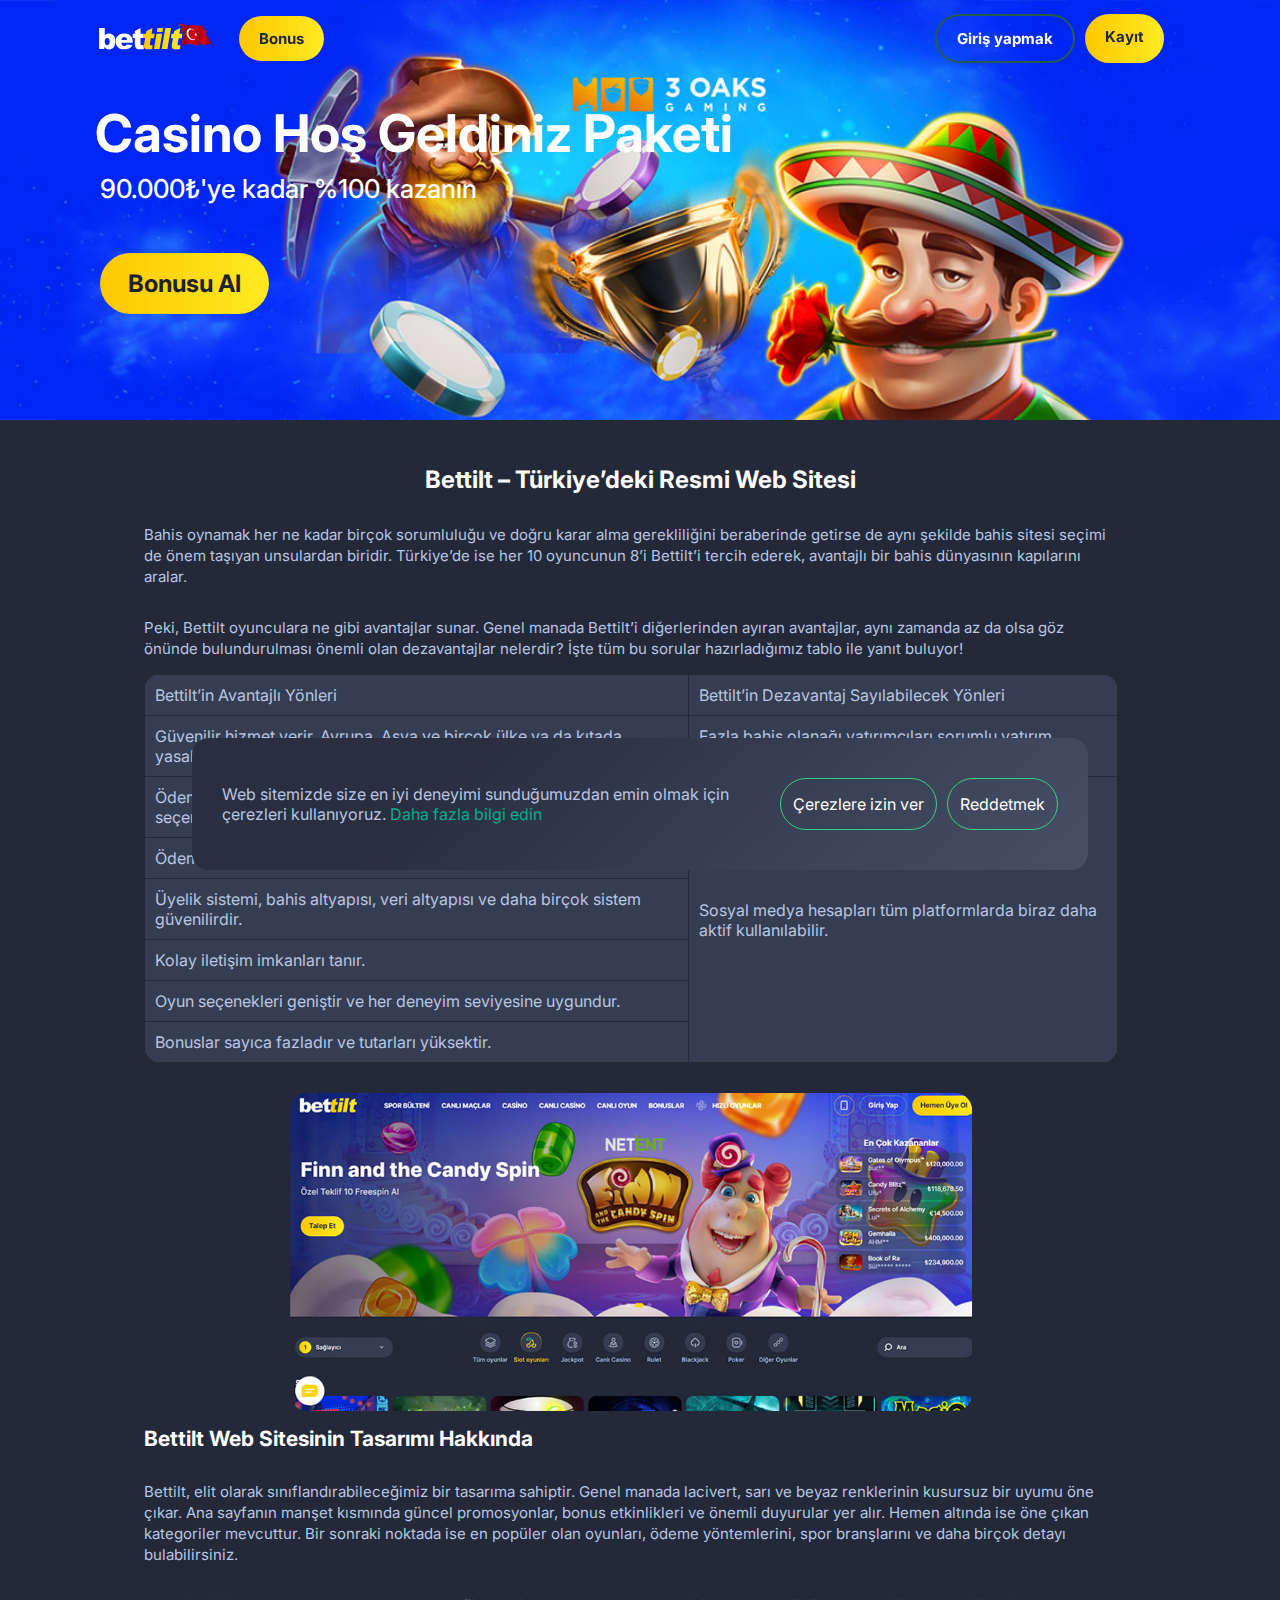
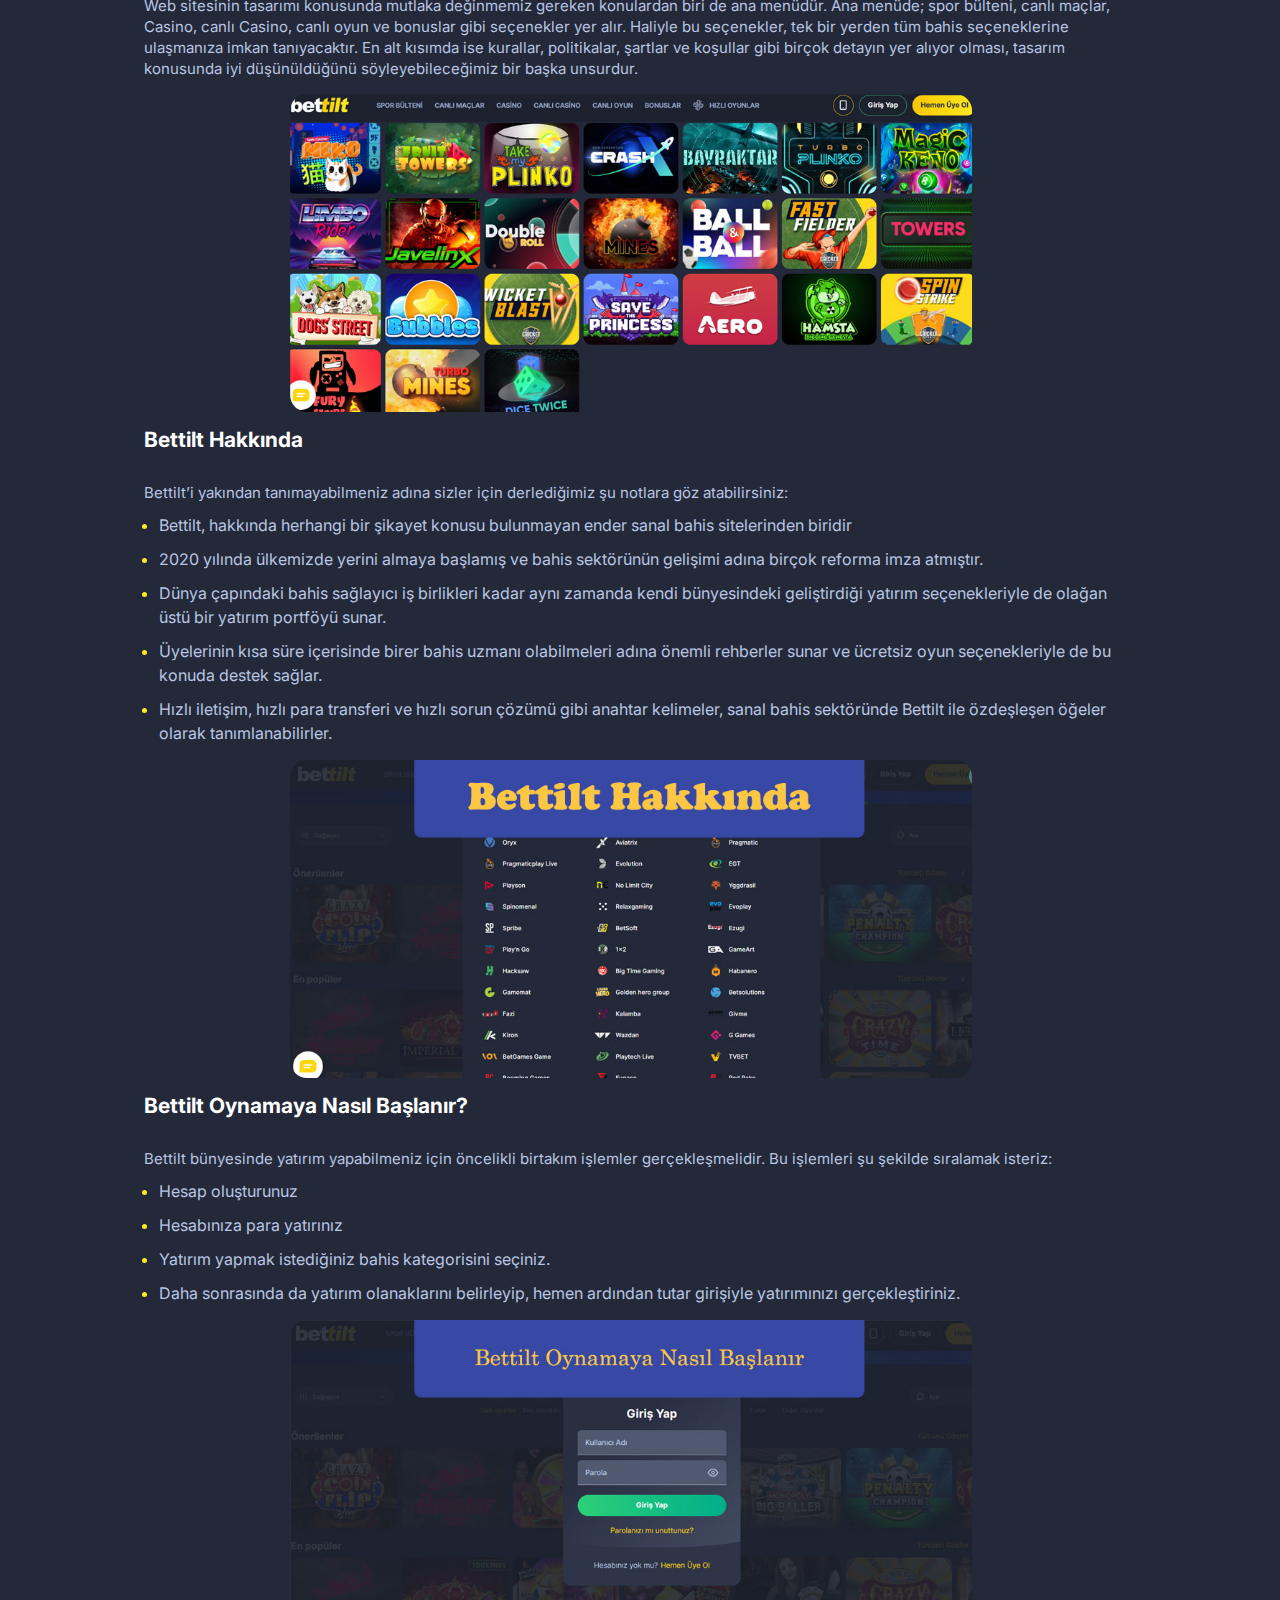
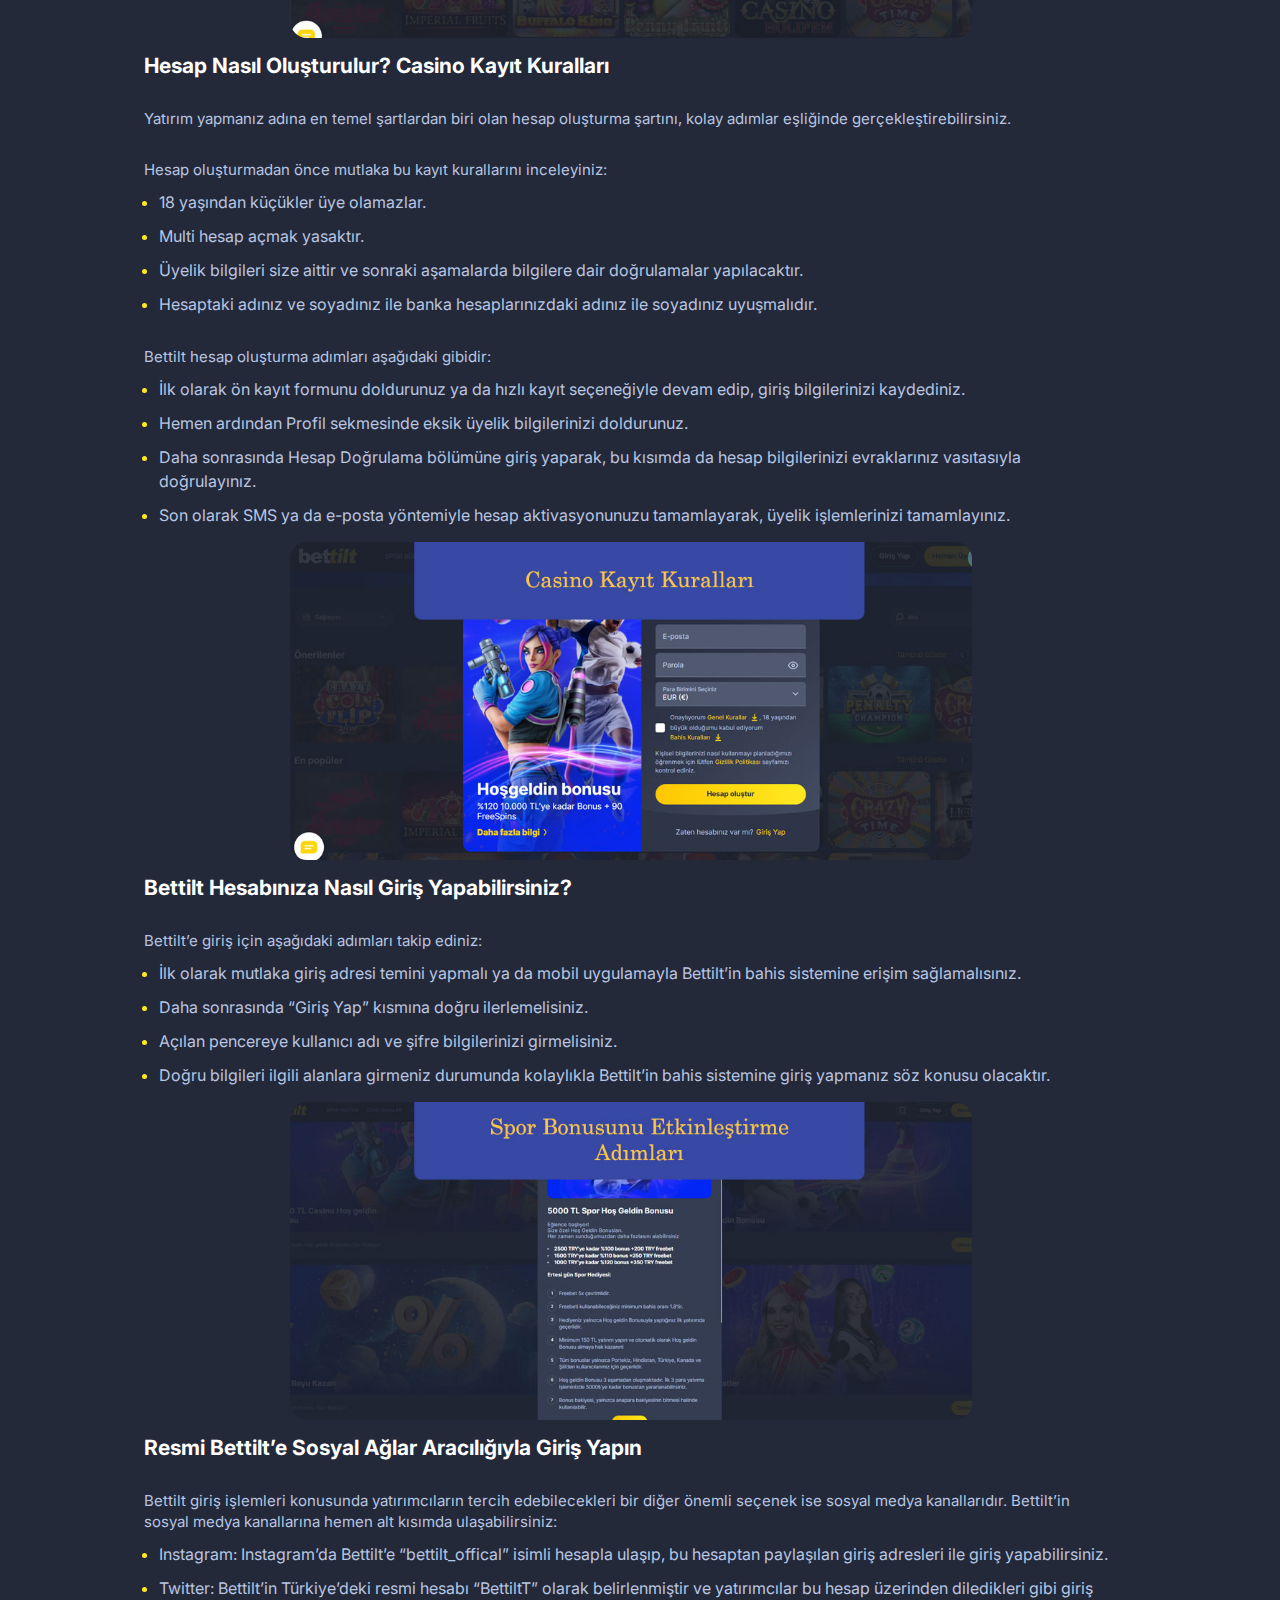
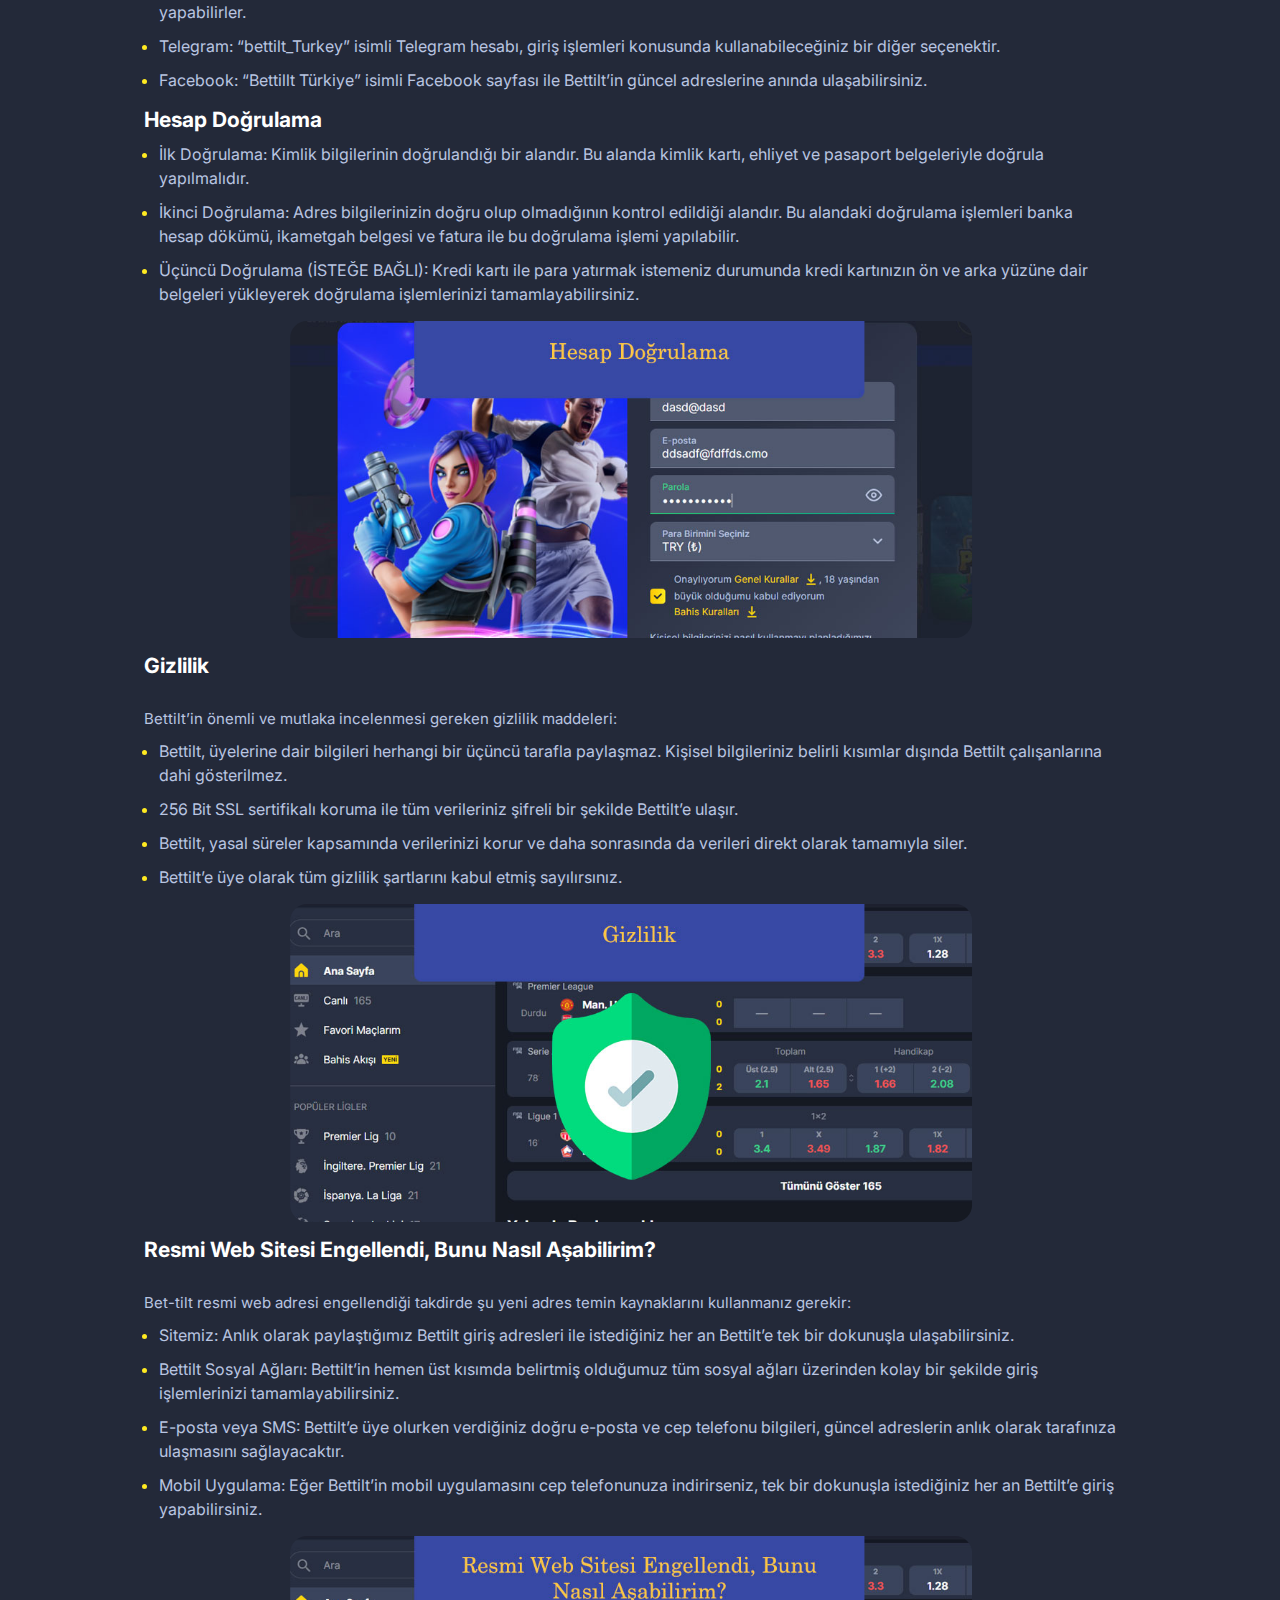
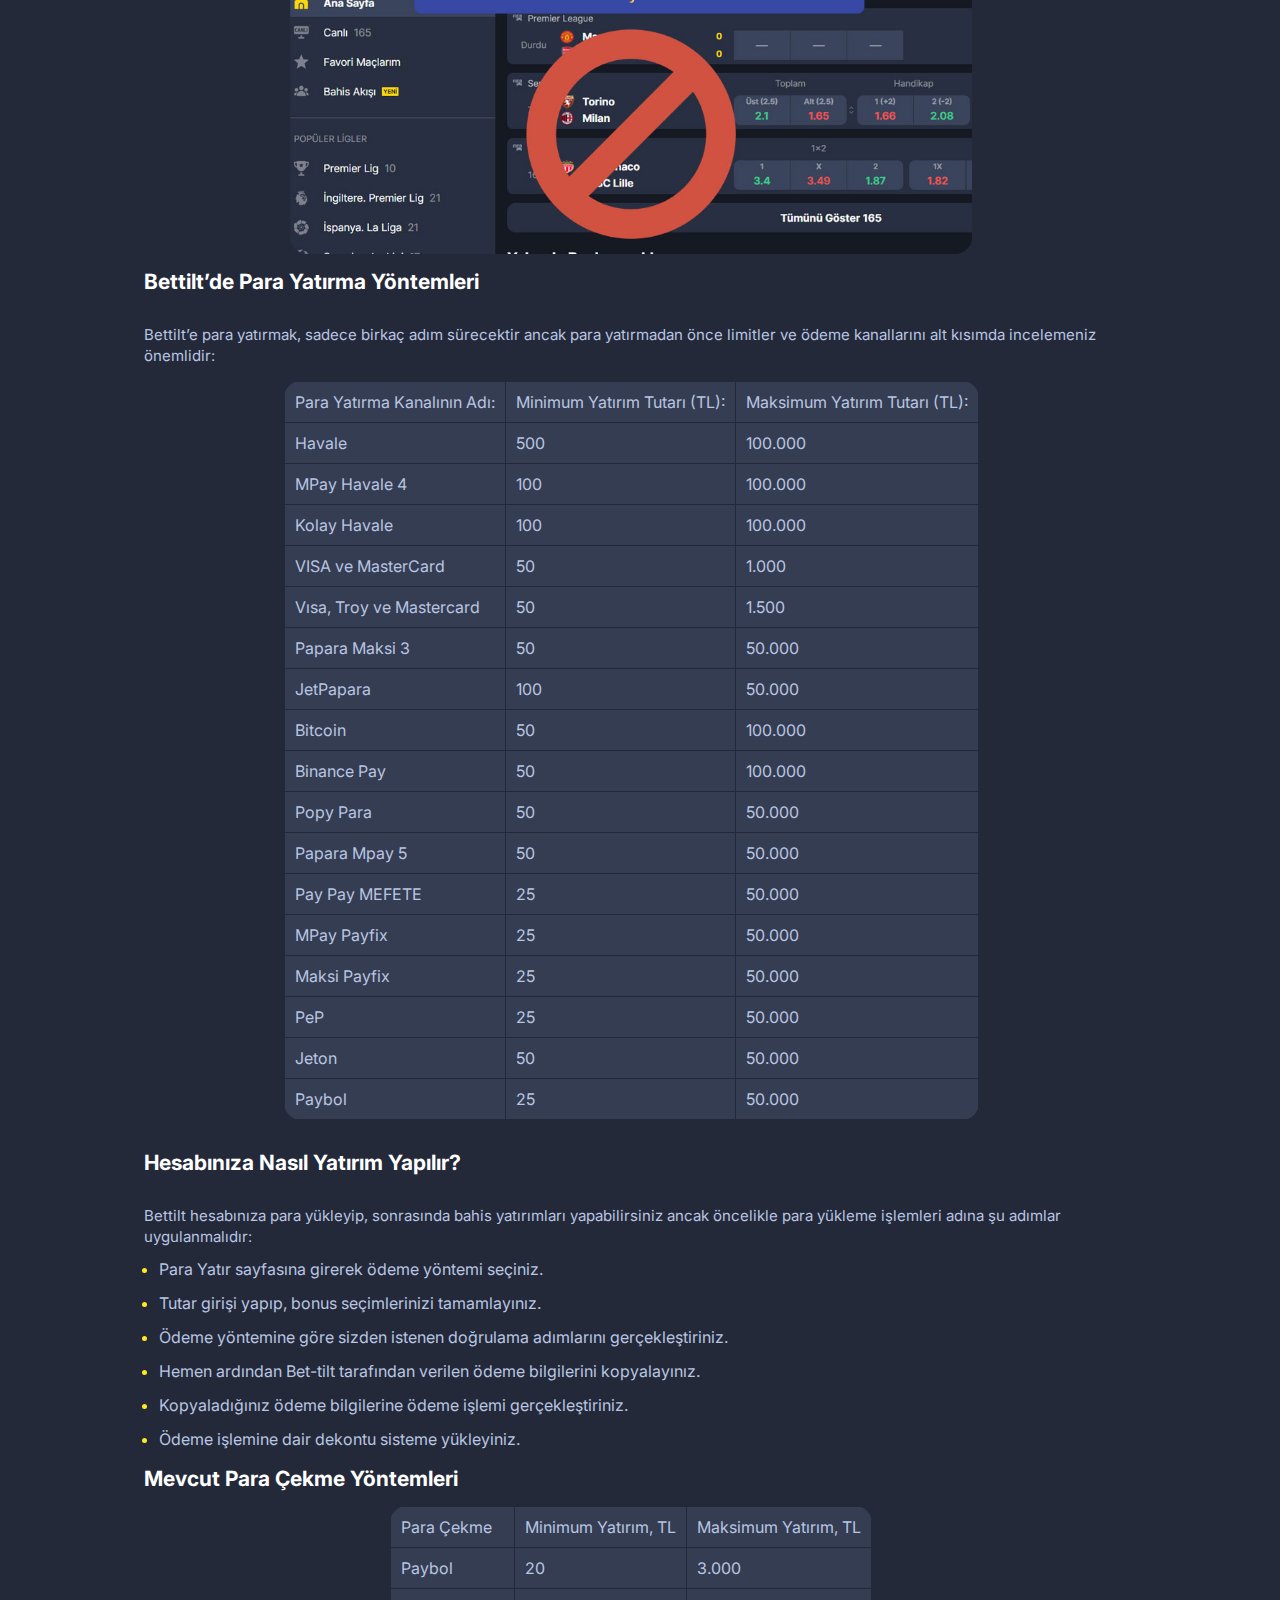
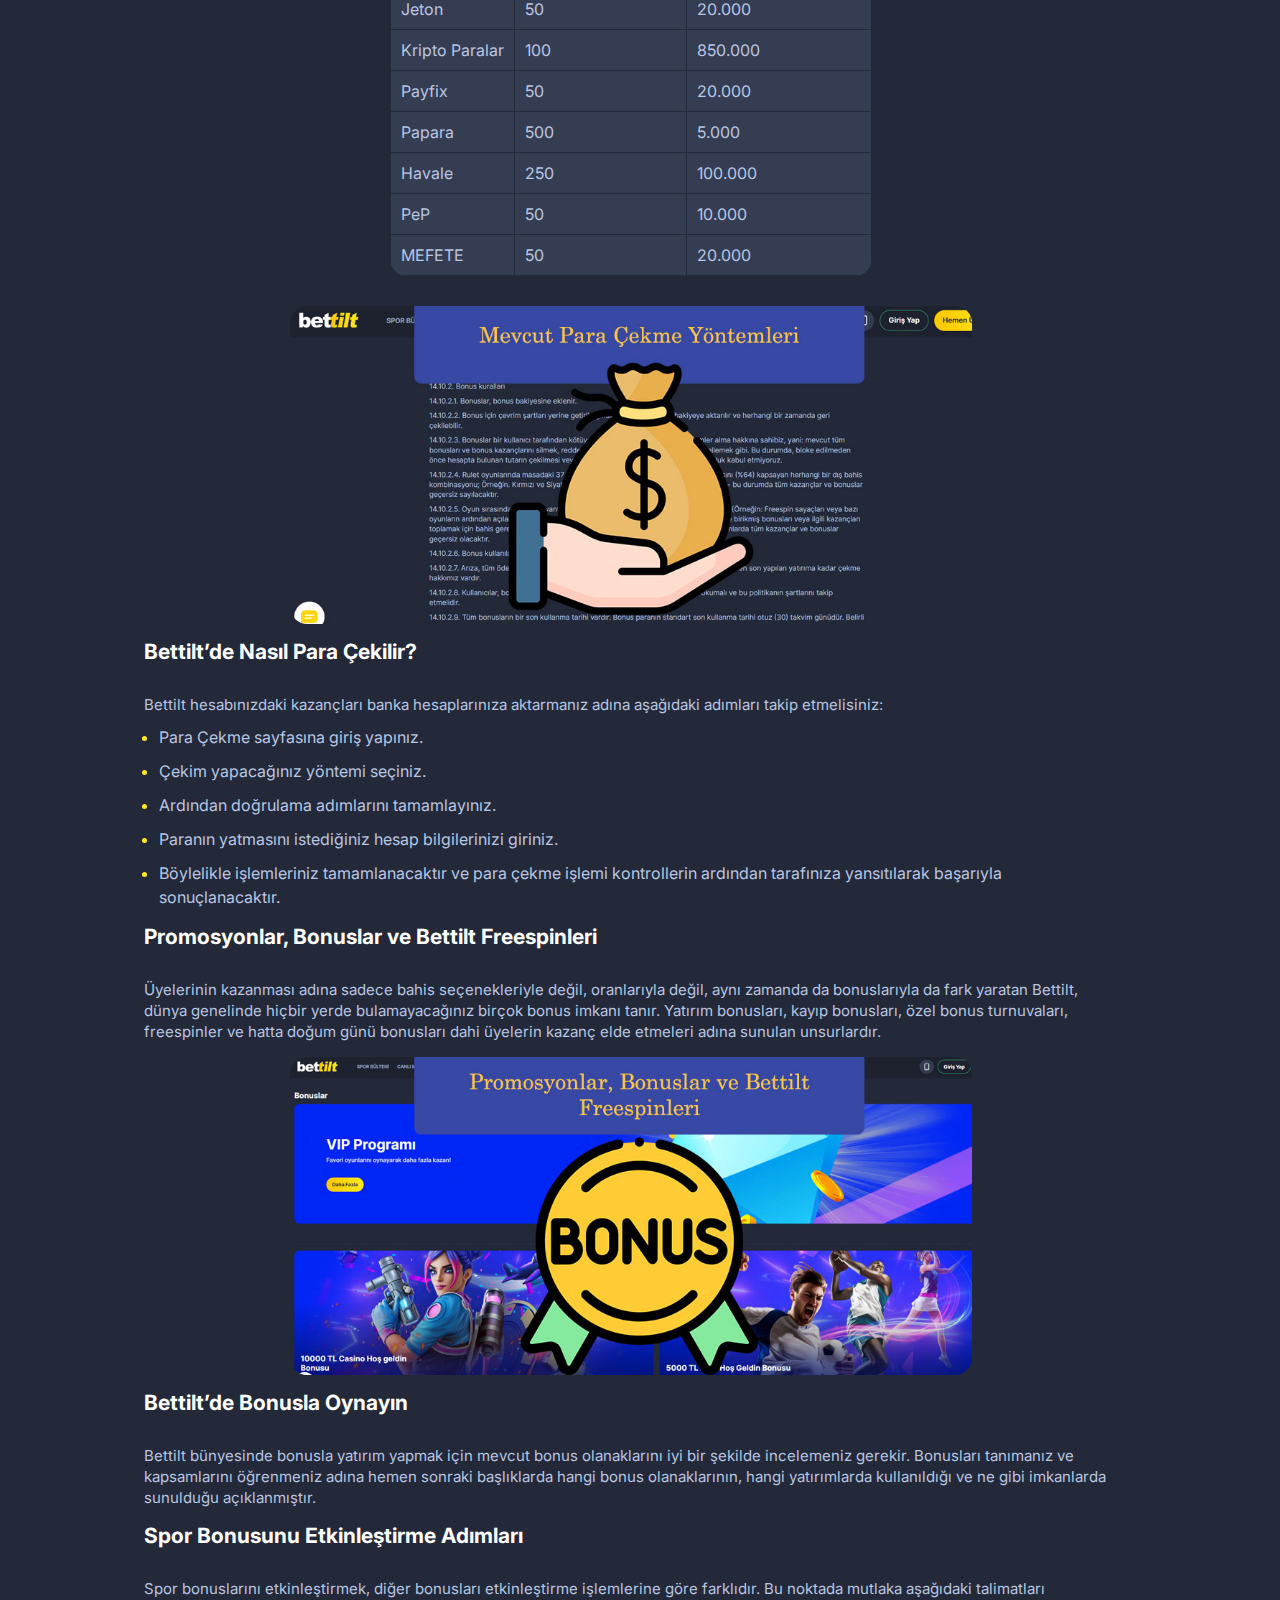
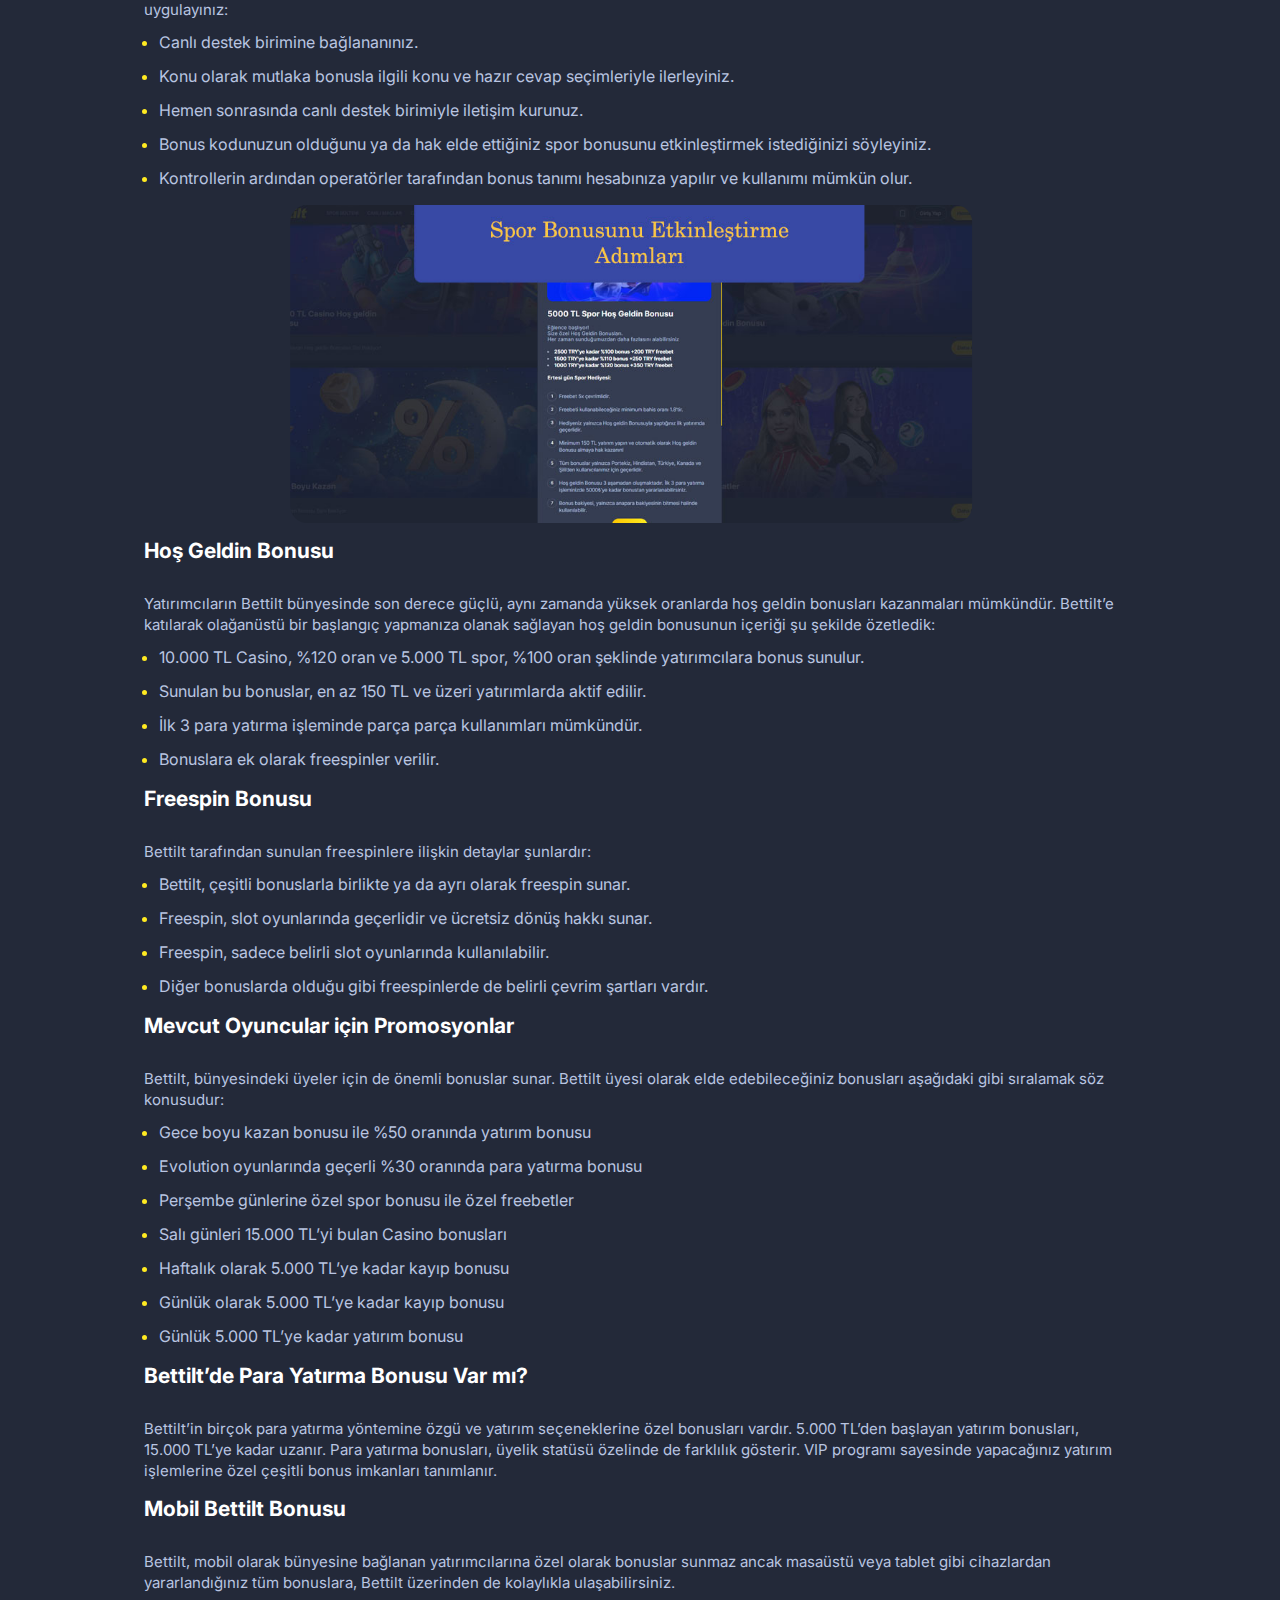
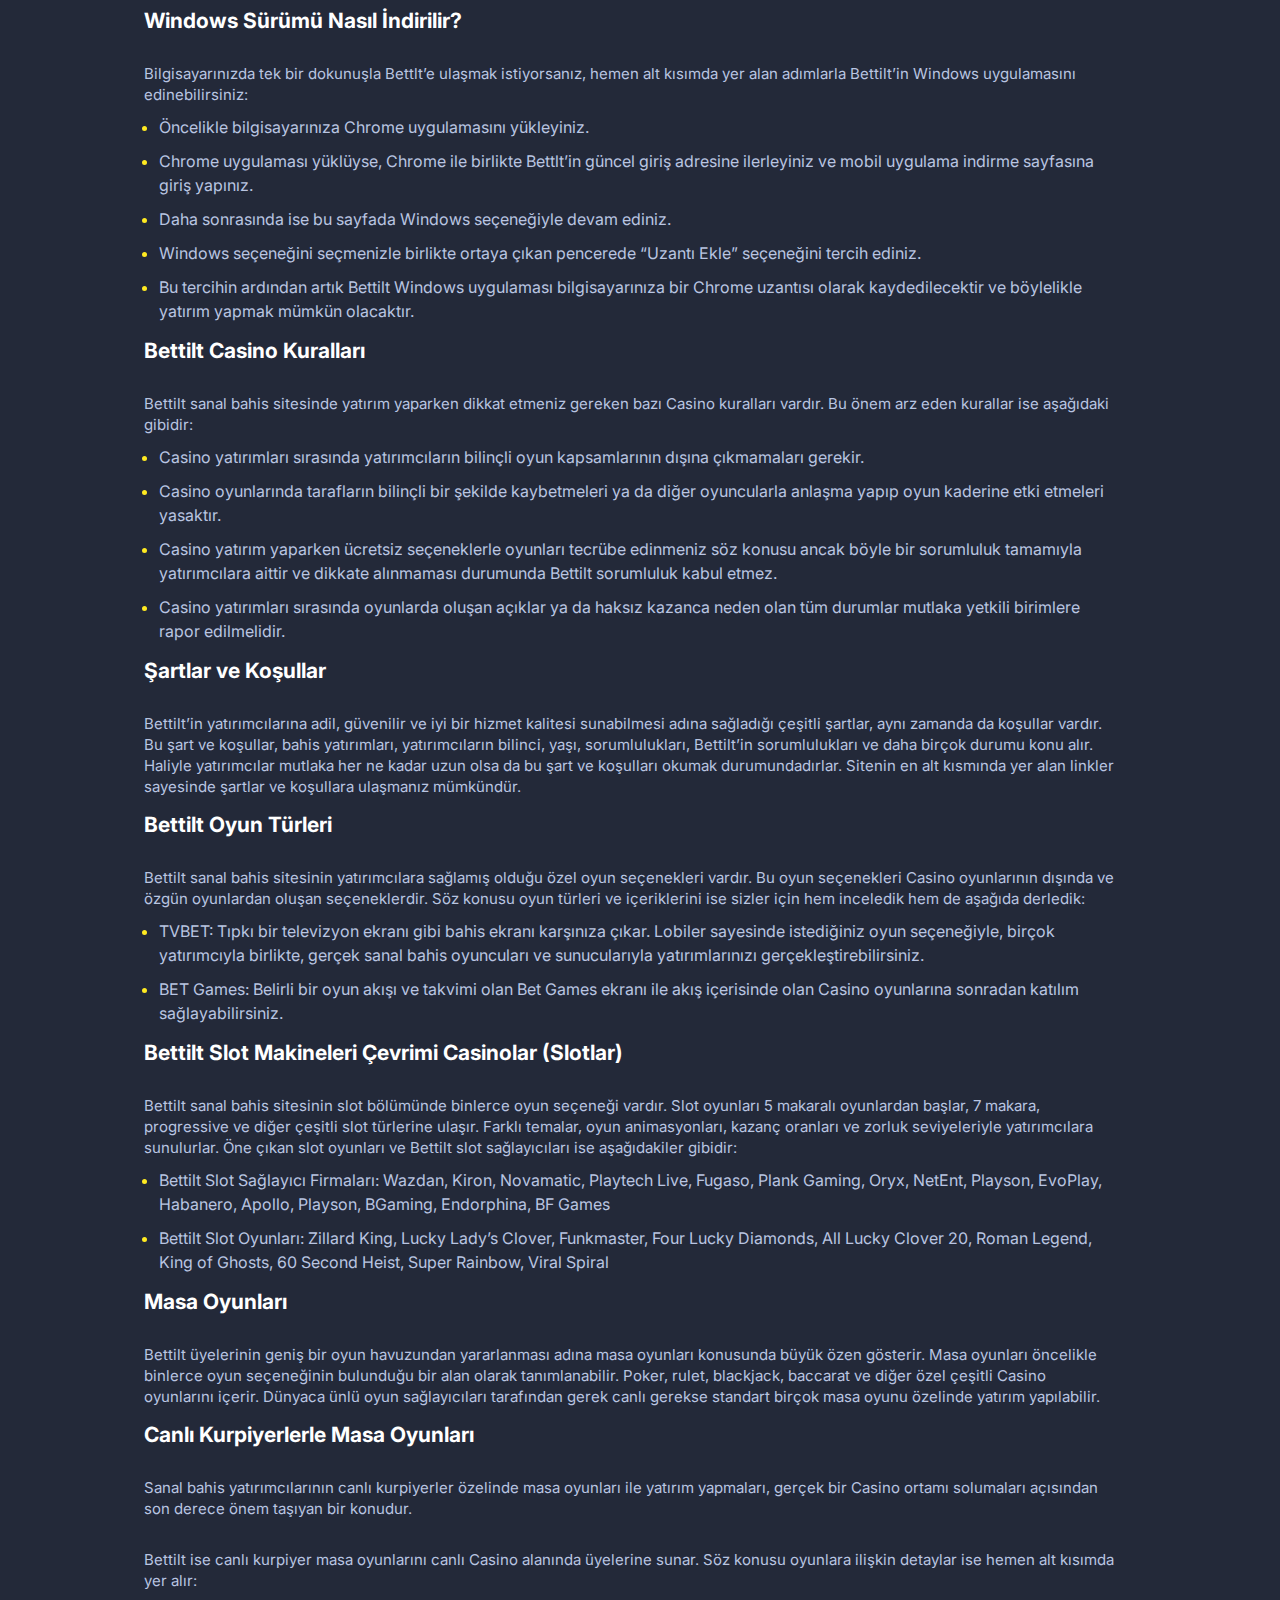
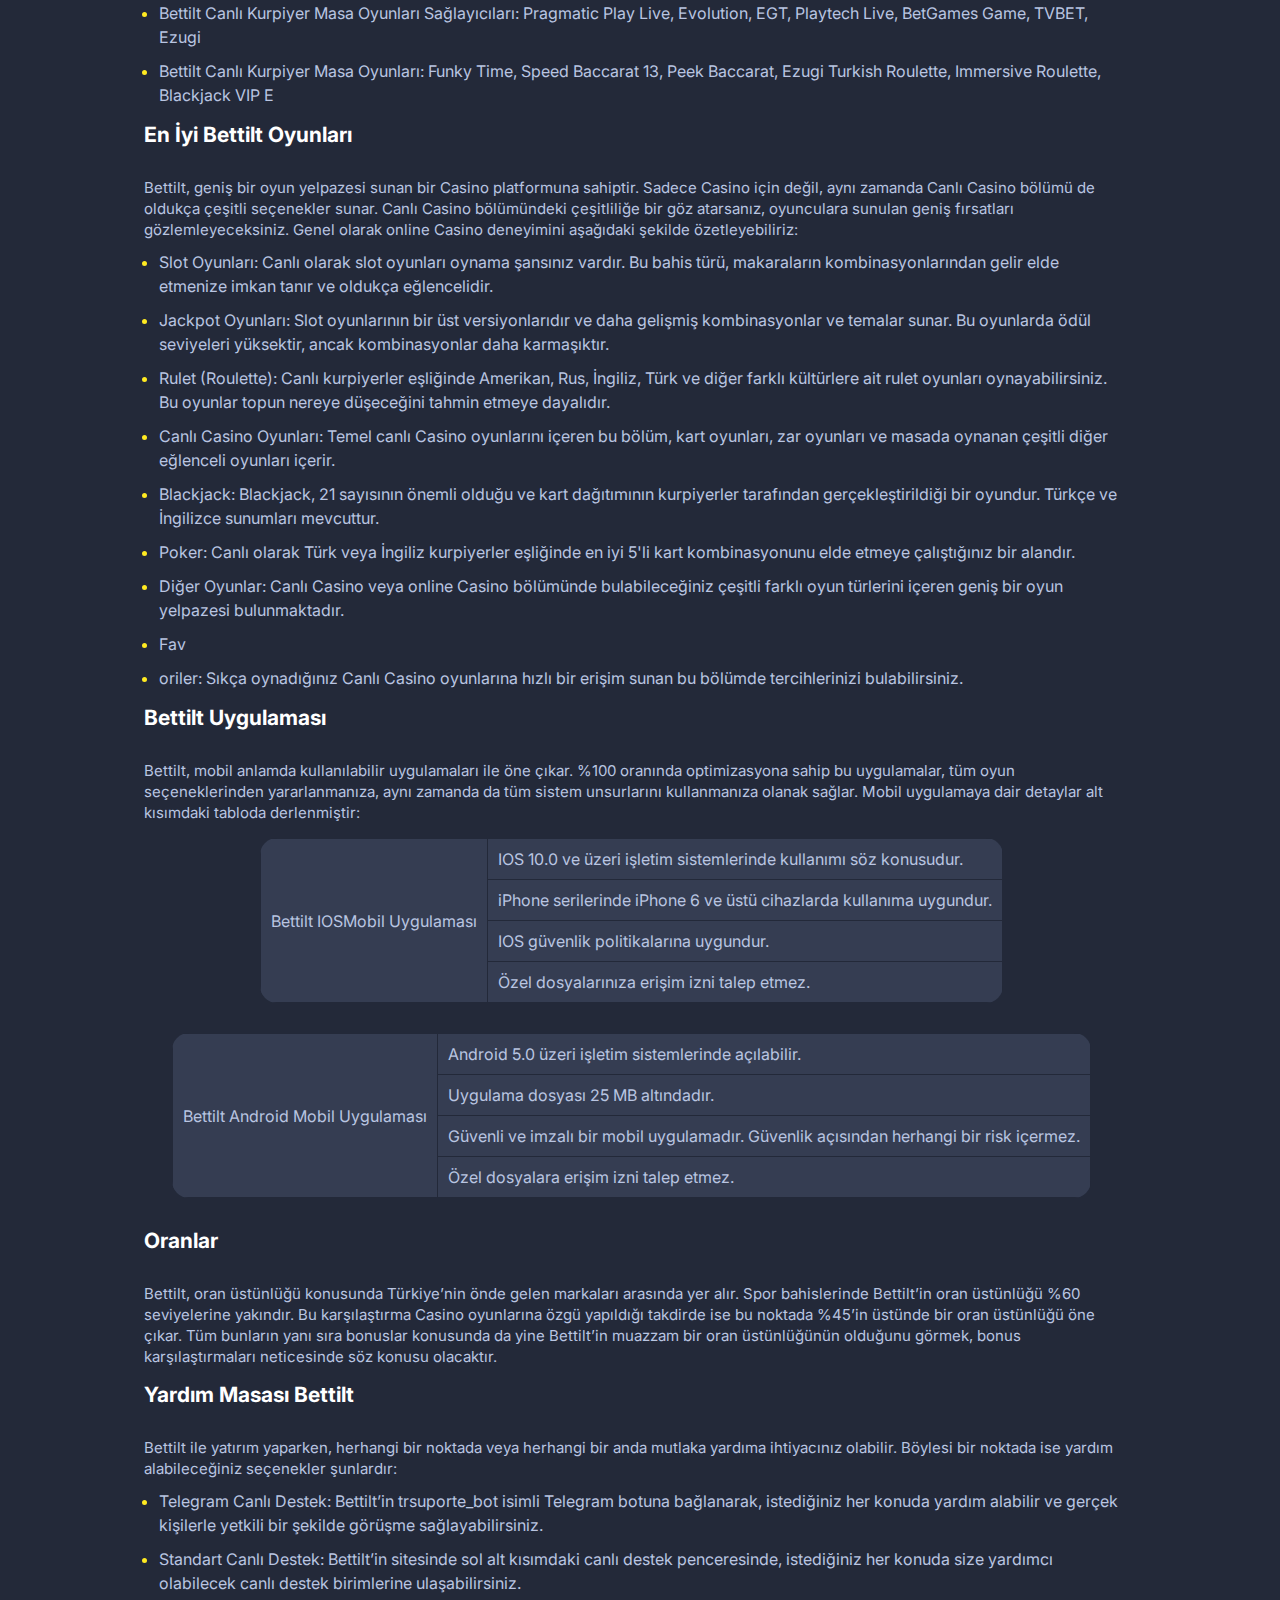
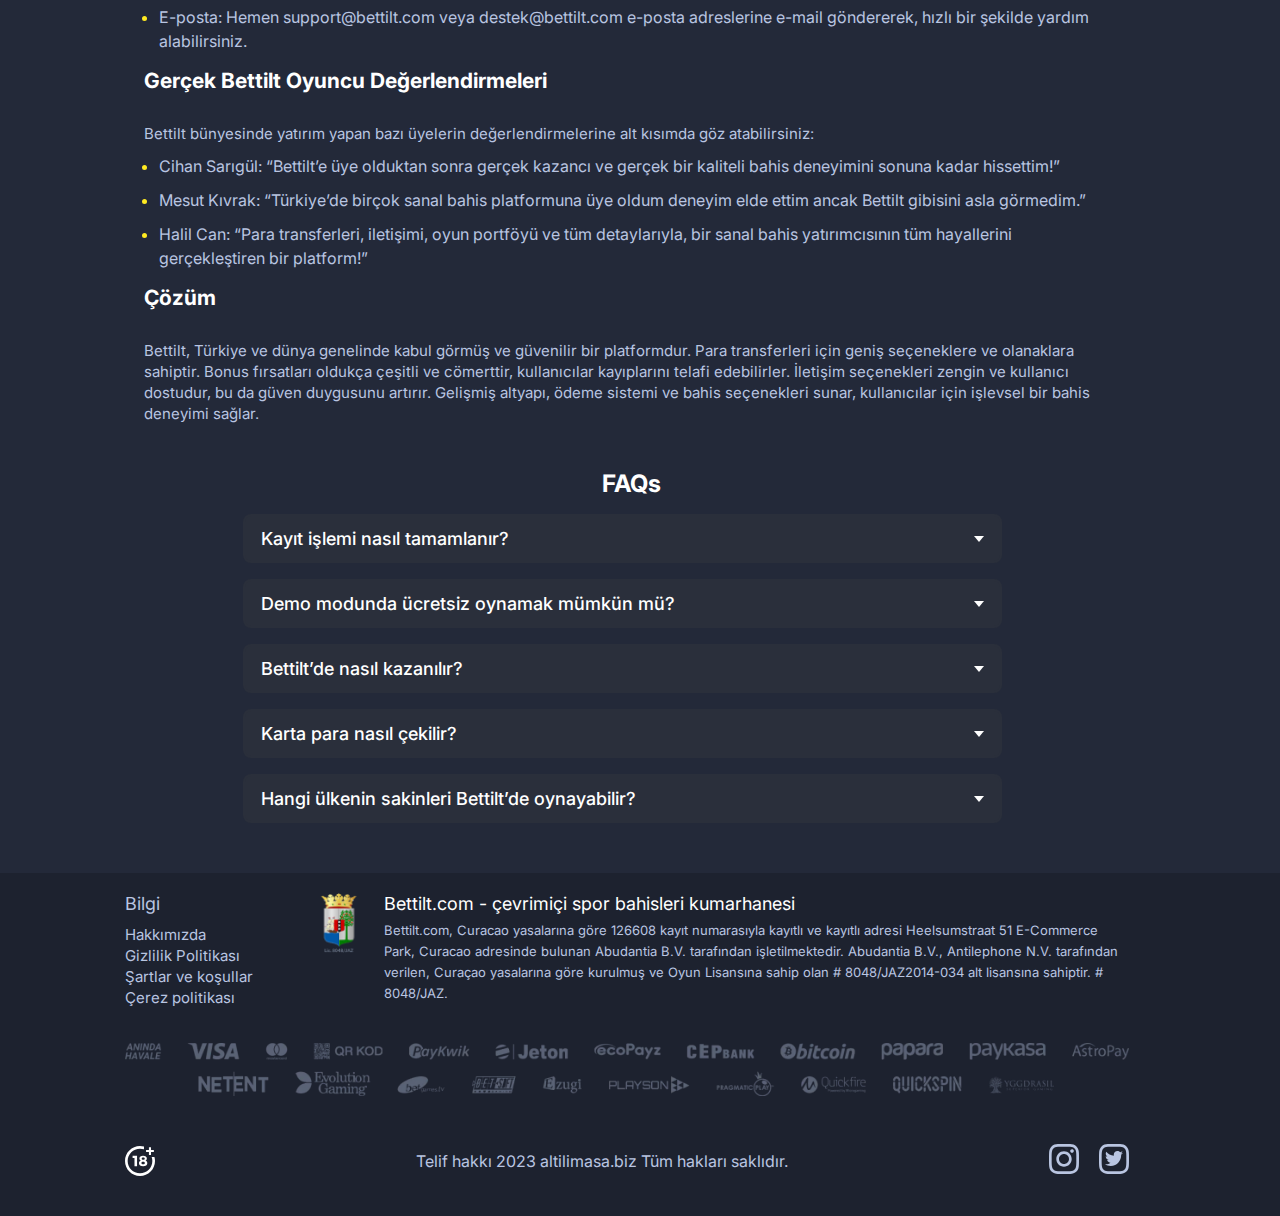
<file: src/index.html>
<!DOCTYPE html>
<html lang="tr">
  <head>
    <meta charset="UTF-8">
    <meta name="viewport" content="width=device-width, initial-scale=1.0">
    <link rel="canonical" href="">
    <meta name="description" content="">
    <title></title>
    <link rel="amphtml" href="">
    <link rel="icon" href="./images/favicon.ico" type="image/svg+xml">
    <meta name="robots" content="noarchive">
    <link rel="stylesheet" href="./styles/style.css">
    <script src='//cdnjs.cloudflare.com/ajax/libs/jquery/2.1.3/jquery.min.js' type='text/javascript'></script>
  </head>
  <body>
    <button id="button"></button>
    <div class="Slider-img-fill">
      <div class="main__image main__image--first">
        <span class="welcome-banner__title">Casino Hoş Geldiniz Paketi</span>
        <p class="welcome-banner__paragraph">90.000₺'ye kadar %100 kazanın</p>
        <a
          target="_blank"
          rel="nofollow"
          href="https://btt-hi.hopghpfa.com/en-IN/sportsbook?partner=p2855p22601pd4e7&source=bettiltIN#registration-bonus"
          class="welcome-banner__button-link"
        >
        Bonusu Al
        </a>
      </div>
    </div>
    <div class="welcome-banner">
      <header id="header" class="header main_header">
        <span class="bonus_container">
          <a href="/" class="header__logo-link">
            <img class="header__logo" alt="bettilt logo" src="./images/logo.svg"/>
          </a>
          <a
            href="bonus.html"
            class="header__button-link"
          >
          Bonus
        </a>
        </span>
        <div>
          <a
          href="https://btt-hi.hopghpfa.com/en-IN/sportsbook?partner=p2855p22601pd4e7&source=bettiltIN#registration-bonus"
          target="_blank"
          class="header__button-link first--link"
          rel="nofollow"
        >
        Giriş yapmak
        </a>
        <a
          href="https://btt-hi.hopghpfa.com/en-IN/sportsbook?partner=p2855p22601pd4e7&source=bettiltIN#registration-bonus"
          target="_blank"
          class="header__button-link"
          rel="nofollow"
        >
        Kayıt
        </a>
        </div>
      </header>
    </div>
    <main class="main">
      <h1 class="title">Bettilt – Türkiye’deki Resmi Web Sitesi</h1>
      <section class="section">
        <p>Bahis oynamak her ne kadar birçok sorumluluğu ve doğru karar alma gerekliliğini 
          beraberinde getirse de aynı şekilde bahis sitesi seçimi de önem taşıyan 
          unsulardan biridir. Türkiye’de ise her 10 oyuncunun 8’i Bettilt’i tercih ederek, 
          avantajlı bir bahis dünyasının kapılarını aralar.
        </p>
        <p>Peki, Bettilt oyunculara ne gibi avantajlar sunar. Genel manada Bettilt’i 
          diğerlerinden ayıran avantajlar, aynı zamanda az da olsa göz önünde 
          bulundurulması önemli olan dezavantajlar nelerdir? İşte tüm bu sorular hazırladığımız tablo ile yanıt buluyor!
        </p>
        <table>
          <tbody>
            <tr>
              <td>Bettilt’in Avantajlı Yönleri</td>
              <td>Bettilt’in Dezavantaj Sayılabilecek Yönleri</td>
            </tr>
            <tr>
              <td>Güvenilir hizmet verir. Avrupa, 
                Asya ve birçok ülke ya da kıtada
                yasaldır. Aynı zamanda 
                lisanslıdır.</td>
              <td>Fazla bahis olanağı yatırımcıları 
                sorumlu yatırım algısından 
                uzaklaştırabilir.</td>
            </tr>
            <tr>
              <td>Ödeme olanakları fazladır. Sanal
                kart, sanal cüzdan, kripto gibi 
                birçok seçenekle ödeme 
                yapılabilir.</td>
              <td rowspan="6">Sosyal medya hesapları tüm 
                platformlarda biraz daha aktif 
                kullanılabilir.</td>
            </tr>
            <tr>
              <td>Ödeme hızı yüksektir.</td>
            </tr>
            <tr>
              <td>Üyelik sistemi, bahis altyapısı, 
                veri altyapısı ve daha birçok 
                sistem güvenilirdir.</td>
            </tr>
            <tr>
              <td>Kolay iletişim imkanları tanır.</td>
            </tr>
            <tr>
              <td>Oyun seçenekleri geniştir ve her
                deneyim seviyesine uygundur.</td>
            </tr>
            <tr>
              <td>Bonuslar sayıca fazladır ve 
                tutarları yüksektir.</td>
            </tr>
          </tbody>
        </table>
        <img src="images/bettilt.jpg" alt="homepage" class="center_image">
	    </section>
      <section class="section">
        <h2>Bettilt Web Sitesinin Tasarımı Hakkında</h2>
        <p>Bettilt, elit olarak sınıflandırabileceğimiz bir tasarıma sahiptir. Genel manada 
          lacivert, sarı ve beyaz renklerinin kusursuz bir uyumu öne çıkar. Ana sayfanın 
          manşet kısmında güncel promosyonlar, bonus etkinlikleri ve önemli duyurular yer
          alır. Hemen altında ise öne çıkan kategoriler mevcuttur. Bir sonraki noktada ise en
          popüler olan oyunları, ödeme yöntemlerini, spor branşlarını ve daha birçok detayı
          bulabilirsiniz.</p>
        <p>Web sitesinin tasarımı konusunda mutlaka değinmemiz gereken konulardan biri 
          de ana menüdür. Ana menüde; spor bülteni, canlı maçlar, Casino, canlı Casino, 
          canlı oyun ve bonuslar gibi seçenekler yer alır. Haliyle bu seçenekler, tek bir 
          yerden tüm bahis seçeneklerine ulaşmanıza imkan tanıyacaktır. En alt kısımda ise
          kurallar, politikalar, şartlar ve koşullar gibi birçok detayın yer alıyor olması, 
          tasarım konusunda iyi düşünüldüğünü söyleyebileceğimiz bir başka unsurdur.
        </p>
        <img src="images/Bettilt-Web-Sitesinin-Tasarımı-Hakkında.jpg" alt="web sites" class="center_image">
      </section>
      <section class="section">
        <h2>Bettilt Hakkında</h2>
        <p>Bettilt’i yakından tanımayabilmeniz adına sizler için derlediğimiz şu notlara göz 
          atabilirsiniz:</p>
          <ul class="section__list">
            <li class="section__element">Bettilt, hakkında herhangi bir şikayet konusu bulunmayan ender sanal 
              bahis sitelerinden biridir
            </li>
            <li class="section__element">2020 yılında ülkemizde yerini almaya başlamış ve bahis sektörünün 
              gelişimi adına birçok reforma imza atmıştır.</li>
            <li class="section__element">Dünya çapındaki bahis sağlayıcı iş birlikleri kadar aynı zamanda kendi 
              bünyesindeki geliştirdiği yatırım seçenekleriyle de olağan üstü bir yatırım 
              portföyü sunar.</li>
            <li class="section__element">Üyelerinin kısa süre içerisinde birer bahis uzmanı olabilmeleri adına önemli 
              rehberler sunar ve ücretsiz oyun seçenekleriyle de bu konuda destek 
              sağlar.</li>
            <li class="section__element">Hızlı iletişim, hızlı para transferi ve hızlı sorun çözümü gibi anahtar 
              kelimeler, sanal bahis sektöründe Bettilt ile özdeşleşen öğeler olarak 
              tanımlanabilirler.</li>
          </ul>
          <img src="images/Bettilt-Hakkında.jpg" alt="hakkinda" class="center_image">
      </section>
      <section class="section">
        <h2>Bettilt Oynamaya Nasıl Başlanır?</h2>
        <p>Bettilt bünyesinde yatırım yapabilmeniz için öncelikli birtakım işlemler 
          gerçekleşmelidir. Bu işlemleri şu şekilde sıralamak isteriz:
        </p>
        <ul class="section__list">
          <li class="section__element">Hesap oluşturunuz</li>
          <li class="section__element">Hesabınıza para yatırınız</li>
          <li class="section__element">Yatırım yapmak istediğiniz bahis kategorisini seçiniz.</li>
          <li class="section__element">Daha sonrasında da yatırım olanaklarını belirleyip, hemen ardından tutar 
            girişiyle yatırımınızı gerçekleştiriniz.</li>
        </ul>
        <img src="images/Bettilt-Oynamaya-Nasıl-Başlanır.jpg" alt="oynamaya" class="center_image">
      </section>
      <section class="section">
        <h3>Hesap Nasıl Oluşturulur? Casino Kayıt Kuralları</h3>
        <p>Yatırım yapmanız adına en temel şartlardan biri olan hesap oluşturma şartını, 
          kolay adımlar eşliğinde gerçekleştirebilirsiniz. 
        </p>
        <p>Hesap oluşturmadan önce mutlaka bu kayıt kurallarını inceleyiniz:</p>
        <ul class="section__list">
          <li class="section__element">18 yaşından küçükler üye olamazlar.</li>
          <li class="section__element">Multi hesap açmak yasaktır.</li>
          <li class="section__element">Üyelik bilgileri size aittir ve sonraki aşamalarda bilgilere dair doğrulamalar 
            yapılacaktır.</li>
          <li class="section__element">Hesaptaki adınız ve soyadınız ile banka hesaplarınızdaki adınız ile soyadınız
            uyuşmalıdır.</li>
        </ul>
        <p>Bettilt hesap oluşturma adımları aşağıdaki gibidir:</p>
        <ol class="section__list">
          <li class="section__element">İlk olarak ön kayıt formunu doldurunuz ya da hızlı kayıt seçeneğiyle devam 
            edip, giriş bilgilerinizi kaydediniz.</li>
          <li class="section__element">Hemen ardından Profil sekmesinde eksik üyelik bilgilerinizi doldurunuz.</li>
          <li class="section__element">Daha sonrasında Hesap Doğrulama bölümüne giriş yaparak, bu kısımda 
            da hesap bilgilerinizi evraklarınız vasıtasıyla doğrulayınız. </li>
          <li class="section__element">Son olarak SMS ya da e-posta yöntemiyle hesap aktivasyonunuzu 
            tamamlayarak, üyelik işlemlerinizi tamamlayınız.</li>
        </ol>
        <img src="images/Casino-Kayıt-Kuralları.jpg" alt="kayit" class="center_image">
      </section>
      <section class="section">
        <h3>Bettilt Hesabınıza Nasıl Giriş Yapabilirsiniz?</h3>
        <p>Bettilt’e giriş için aşağıdaki adımları takip ediniz:</p>
        <ol class="section__list">
          <li class="section__element">İlk olarak mutlaka giriş adresi temini yapmalı ya da mobil uygulamayla 
            Bettilt’in bahis sistemine erişim sağlamalısınız.</li>
          <li class="section__element">Daha sonrasında “Giriş Yap” kısmına doğru ilerlemelisiniz.</li>
          <li class="section__element">Açılan pencereye kullanıcı adı ve şifre bilgilerinizi girmelisiniz.</li>
          <li class="section__element">Doğru bilgileri ilgili alanlara girmeniz durumunda kolaylıkla Bettilt’in bahis 
            sistemine giriş yapmanız söz konusu olacaktır.</li>
        </ol>
        <img src="images/Spor-Bonusunu-Etkinleştirme-Adımları.jpg" alt="spor bonusunu" class="center_image">
      </section>
      <section class="section">
        <h2>Resmi Bettilt’e Sosyal Ağlar Aracılığıyla Giriş Yapın</h2>
        <p>Bettilt giriş işlemleri konusunda yatırımcıların tercih edebilecekleri bir diğer 
          önemli seçenek ise sosyal medya kanallarıdır. Bettilt’in sosyal medya kanallarına 
          hemen alt kısımda ulaşabilirsiniz:
        </p>
        <ul class="section__list">
          <li class="section__element">Instagram: Instagram’da Bettilt’e “bettilt_offical” isimli hesapla ulaşıp, bu 
            hesaptan paylaşılan giriş adresleri ile giriş yapabilirsiniz.</li>
          <li class="section__element">Twitter: Bettilt’in Türkiye’deki resmi hesabı “BettiltT” olarak belirlenmiştir 
            ve yatırımcılar bu hesap üzerinden diledikleri gibi giriş yapabilirler.</li>
          <li class="section__element">Telegram: “bettilt_Turkey” isimli Telegram hesabı, giriş işlemleri 
            konusunda kullanabileceğiniz bir diğer seçenektir.</li>
          <li class="section__element">Facebook: “Bettillt Türkiye” isimli Facebook sayfası ile Bettilt’in güncel 
            adreslerine anında ulaşabilirsiniz.</li>
        </ul>
      </section>
      <section class="section">
        <h3>Hesap Doğrulama</h3>
        <ul class="section__list">
          <li class="section__element">İlk Doğrulama: Kimlik bilgilerinin doğrulandığı bir alandır. Bu alanda 
            kimlik kartı, ehliyet ve pasaport belgeleriyle doğrula yapılmalıdır.</li>
          <li class="section__element">İkinci Doğrulama: Adres bilgilerinizin doğru olup olmadığının kontrol 
            edildiği alandır. Bu alandaki doğrulama işlemleri banka hesap dökümü, 
            ikametgah belgesi ve fatura ile bu doğrulama işlemi yapılabilir.</li>
          <li class="section__element">Üçüncü Doğrulama (İSTEĞE BAĞLI): Kredi kartı ile para yatırmak 
            istemeniz durumunda kredi kartınızın ön ve arka yüzüne dair belgeleri 
            yükleyerek doğrulama işlemlerinizi tamamlayabilirsiniz.</li>
        </ul>
        <img src="images/Hesap-Doğrulama.jpg" alt="Hesap Doğrulama" class="center_image">
      </section>
      <section class="section">
        <h3>Gizlilik</h3>
        <p>Bettilt’in önemli ve mutlaka incelenmesi gereken gizlilik maddeleri:</p>
        <ul class="section__list">
          <li class="section__element">Bettilt, üyelerine dair bilgileri herhangi bir üçüncü tarafla paylaşmaz. 
            Kişisel bilgileriniz belirli kısımlar dışında Bettilt çalışanlarına dahi 
            gösterilmez.</li>
          <li class="section__element">256 Bit SSL sertifikalı koruma ile tüm verileriniz şifreli bir şekilde Bettilt’e 
            ulaşır.</li>
          <li class="section__element">Bettilt, yasal süreler kapsamında verilerinizi korur ve daha sonrasında da 
            verileri direkt olarak tamamıyla siler.</li>
          <li class="section__element">Bettilt’e üye olarak tüm gizlilik şartlarını kabul etmiş sayılırsınız.</li>
        </ul>
        <img src="images/Gizlilik.jpg" alt="Gizlilik" class="center_image">
      </section>
      <section class="section">
        <h2>Resmi Web Sitesi Engellendi, Bunu Nasıl Aşabilirim?</h2>
        <p>Bet-tilt resmi web adresi engellendiği takdirde şu yeni adres temin kaynaklarını 
          kullanmanız gerekir:
        </p>
        <ul class="section__list">
          <li class="section__element">Sitemiz: Anlık olarak paylaştığımız Bettilt giriş adresleri ile istediğiniz her 
            an Bettilt’e tek bir dokunuşla ulaşabilirsiniz.</li>
          <li class="section__element">Bettilt Sosyal Ağları: Bettilt’in hemen üst kısımda belirtmiş olduğumuz 
            tüm sosyal ağları üzerinden kolay bir şekilde giriş işlemlerinizi 
            tamamlayabilirsiniz.</li>
          <li class="section__element">E-posta veya SMS: Bettilt’e üye olurken verdiğiniz doğru e-posta ve cep 
            telefonu bilgileri, güncel adreslerin anlık olarak tarafınıza ulaşmasını 
            sağlayacaktır.</li>
          <li class="section__element">Mobil Uygulama: Eğer Bettilt’in mobil uygulamasını cep telefonunuza 
            indirirseniz, tek bir dokunuşla istediğiniz her an Bettilt’e giriş yapabilirsiniz.</li>
        </ul>
        <img src="images/Resmi-Web-Sitesi-Engellendi,-Bunu-Nasıl-Aşabilirim.jpg" alt="resmi web sitesi" class="center_image">
      </section>
      <section class="section">
        <h2>Bettilt’de Para Yatırma Yöntemleri</h2>
        <p>Bettilt’e para yatırmak, sadece birkaç adım sürecektir ancak para yatırmadan 
          önce limitler ve ödeme kanallarını alt kısımda incelemeniz önemlidir:
        </p>
        <table>
          <tbody>
            <tr>
              <td>Para Yatırma 
                Kanalının Adı:</td>
              <td>Minimum Yatırım 
                Tutarı (TL):</td>
              <td>Maksimum Yatırım 
                Tutarı (TL):</td>
            </tr>
            <tr>
              <td>Havale</td>
              <td>500</td>
              <td>100.000</td>
            </tr>
            <tr>
              <td>MPay Havale 4</td>
              <td>100</td>
              <td>100.000</td>
            </tr>
            <tr>
              <td>Kolay Havale</td>
              <td>100</td>
              <td>100.000</td>
            </tr>
            <tr>
              <td>VISA ve MasterCard</td>
              <td>50</td>
              <td>1.000</td>
            </tr>
            <tr>
              <td>Vısa, Troy ve Mastercard</td>
              <td>50</td>
              <td>1.500</td>
            </tr>
            <tr>
              <td>Papara Maksi 3</td>
              <td>50</td>
              <td>50.000</td>
            </tr>
            <tr>
              <td>JetPapara</td>
              <td>100</td>
              <td>50.000</td>
            </tr>
            <tr>
              <td>Bitcoin</td>
              <td>50</td>
              <td>100.000</td>
            </tr>
            <tr>
              <td>Binance Pay</td>
              <td>50</td>
              <td>100.000</td>
            </tr>
            <tr>
              <td>Popy Para</td>
              <td>50</td>
              <td>50.000</td>
            </tr>
            <tr>
              <td>Papara Mpay 5</td>
              <td>50</td>
              <td>50.000</td>
            </tr>
            <tr>
              <td>Pay Pay MEFETE</td>
              <td>25</td>
              <td>50.000</td>
            </tr>
            <tr>
              <td>MPay Payfix</td>
              <td>25</td>
              <td>50.000</td>
            </tr>
            <tr>
              <td>Maksi Payfix</td>
              <td>25</td>
              <td>50.000</td>
            </tr>
            <tr>
              <td>PeP</td>
              <td>25</td>
              <td>50.000</td>
            </tr>
            <tr>
              <td>Jeton</td>
              <td>50</td>
              <td>50.000</td>
            </tr>
            <tr>
              <td>Paybol</td>
              <td>25</td>
              <td>50.000</td>
            </tr>
          </tbody>
        </table>
      </section>
      <section class="section">
        <h3>Hesabınıza Nasıl Yatırım Yapılır?</h3>
        <p>Bettilt hesabınıza para yükleyip, sonrasında bahis yatırımları yapabilirsiniz ancak 
          öncelikle para yükleme işlemleri adına şu adımlar uygulanmalıdır:
        </p>
        <ol class="section__list">
          <li class="section__element">Para Yatır sayfasına girerek ödeme yöntemi seçiniz.</li>
          <li class="section__element">Tutar girişi yapıp, bonus seçimlerinizi tamamlayınız.</li>
          <li class="section__element">Ödeme yöntemine göre sizden istenen doğrulama adımlarını gerçekleştiriniz.</li>
          <li class="section__element">Hemen ardından Bet-tilt tarafından verilen ödeme bilgilerini kopyalayınız.</li>
          <li class="section__element">Kopyaladığınız ödeme bilgilerine ödeme işlemi gerçekleştiriniz.</li>
          <li class="section__element">Ödeme işlemine dair dekontu sisteme yükleyiniz.</li>
        </ol>
      </section>
      <section class="section">
        <h2>Mevcut Para Çekme Yöntemleri</h2>
        <table>
          <tbody>
            <tr>
              <td>Para Çekme</td>
              <td>Minimum Yatırım, TL</td>
              <td>Maksimum Yatırım, TL</td>
            </tr>
            <tr>
              <td>Paybol</td>
              <td>20</td>
              <td>3.000</td>
            </tr>
            <tr>
              <td>Jeton</td>
              <td>50</td>
              <td>20.000</td>
            </tr>
            <tr>
              <td>Kripto Paralar</td>
              <td>100</td>
              <td>850.000</td>
            </tr>
            <tr>
              <td>Payfix</td>
              <td>50</td>
              <td>20.000</td>
            </tr>
            <tr>
              <td>Papara</td>
              <td>500</td>
              <td>5.000</td>
            </tr>
            <tr>
              <td>Havale</td>
              <td>250</td>
              <td>100.000</td>
            </tr>
            <tr>
              <td>PeP</td>
              <td>50</td>
              <td>10.000</td>
            </tr>
            <tr>
              <td>MEFETE</td>
              <td>50</td>
              <td>20.000</td>
            </tr>
          </tbody>
        </table>
        <img src="images/Mevcut-Para-Зekme-Yцntemleri.jpg" alt="Mevcut Para Зekme" class="center_image">
      </section>
      <section class="section">
        <h3>Bettilt’de Nasıl Para Çekilir?</h3>
        <p>Bettilt hesabınızdaki kazançları banka hesaplarınıza aktarmanız adına aşağıdaki 
          adımları takip etmelisiniz:
        </p>
        <ol class="section__list">
          <li class="section__element">Para Çekme sayfasına giriş yapınız.</li>
          <li class="section__element">Çekim yapacağınız yöntemi seçiniz.</li>
          <li class="section__element">Ardından doğrulama adımlarını tamamlayınız.</li>
          <li class="section__element">Paranın yatmasını istediğiniz hesap bilgilerinizi giriniz.</li>
          <li class="section__element">Böylelikle işlemleriniz tamamlanacaktır ve para çekme işlemi kontrollerin 
            ardından tarafınıza yansıtılarak başarıyla sonuçlanacaktır.</li>
        </ol>
      </section>
      <section class="section">
        <h2>Promosyonlar, Bonuslar ve Bettilt Freespinleri</h2>
        <p>Üyelerinin kazanması adına sadece bahis seçenekleriyle değil, oranlarıyla değil, 
          aynı zamanda da bonuslarıyla da fark yaratan Bettilt, dünya genelinde hiçbir 
          yerde bulamayacağınız birçok bonus imkanı tanır. Yatırım bonusları, kayıp 
          bonusları, özel bonus turnuvaları, freespinler ve hatta doğum günü bonusları dahi
          üyelerin kazanç elde etmeleri adına sunulan unsurlardır.
        </p>
        <img src="images/Promosyonlar,-Bonuslar-ve-Bettilt-Freespinleri.jpg" alt="Promosyonlar" class="center_image">
      </section>
      <section class="section">
        <h2>Bettilt’de Bonusla Oynayın</h2>
        <p>Bettilt bünyesinde bonusla yatırım yapmak için mevcut bonus olanaklarını iyi bir 
          şekilde incelemeniz gerekir. Bonusları tanımanız ve kapsamlarını öğrenmeniz 
          adına hemen sonraki başlıklarda hangi bonus olanaklarının, hangi yatırımlarda 
          kullanıldığı ve ne gibi imkanlarda sunulduğu açıklanmıştır.
        </p>
      </section>
      <section class="section">
        <h2>Spor Bonusunu Etkinleştirme Adımları</h2>
        <p>Spor bonuslarını etkinleştirmek, diğer bonusları etkinleştirme işlemlerine göre 
          farklıdır. Bu noktada mutlaka aşağıdaki talimatları uygulayınız:
        </p>
        <ol class="section__list">
          <li class="section__element">Canlı destek birimine bağlananınız.</li>
          <li class="section__element">Konu olarak mutlaka bonusla ilgili konu ve hazır cevap seçimleriyle 
            ilerleyiniz.</li>
          <li class="section__element">Hemen sonrasında canlı destek birimiyle iletişim kurunuz.</li>
          <li class="section__element">Bonus kodunuzun olduğunu ya da hak elde ettiğiniz spor bonusunu 
            etkinleştirmek istediğinizi söyleyiniz.</li>
          <li class="section__element">Kontrollerin ardından operatörler tarafından bonus tanımı hesabınıza yapılır
            ve kullanımı mümkün olur.</li>
        </ol>
        <img src="images/Spor-Bonusunu-Etkinleştirme-Adımları.jpg" alt="Spor Bonusunu Etkinleştirme Adımları" class="center_image">
      </section>
      <section class="section">
        <h2>Hoş Geldin Bonusu</h2>
        <p>Yatırımcıların Bettilt bünyesinde son derece güçlü, aynı zamanda yüksek 
          oranlarda hoş geldin bonusları kazanmaları mümkündür. Bettilt’e katılarak 
          olağanüstü bir başlangıç yapmanıza olanak sağlayan hoş geldin bonusunun 
          içeriği şu şekilde özetledik:
        </p>
        <ul class="section__list">
          <li class="section__element">10.000 TL Casino, %120 oran ve 5.000 TL spor, %100 oran şeklinde 
            yatırımcılara bonus sunulur.</li>
          <li class="section__element">Sunulan bu bonuslar, en az 150 TL ve üzeri yatırımlarda aktif edilir.</li>
          <li class="section__element">İlk 3 para yatırma işleminde parça parça kullanımları mümkündür.</li>
          <li class="section__element">Bonuslara ek olarak freespinler verilir.</li>
        </ul>
      </section>
      <section class="section">
        <h2>Freespin Bonusu</h2>
        <p>Bettilt tarafından sunulan freespinlere ilişkin detaylar şunlardır:</p>
        <ul class="section__list">
          <li class="section__element">Bettilt, çeşitli bonuslarla birlikte ya da ayrı olarak freespin sunar.</li>
          <li class="section__element">Freespin, slot oyunlarında geçerlidir ve ücretsiz dönüş hakkı sunar.</li>
          <li class="section__element">Freespin, sadece belirli slot oyunlarında kullanılabilir.</li>
          <li class="section__element">Diğer bonuslarda olduğu gibi freespinlerde de belirli çevrim şartları vardır.</li>
        </ul>
      </section>
      <section class="section">
        <h2>Mevcut Oyuncular için Promosyonlar</h2>
        <p>Bettilt, bünyesindeki üyeler için de önemli bonuslar sunar. Bettilt üyesi olarak 
          elde edebileceğiniz bonusları aşağıdaki gibi sıralamak söz konusudur:</p>
        <ul class="section__list">
          <li class="section__element">Gece boyu kazan bonusu ile %50 oranında yatırım bonusu</li>
          <li class="section__element">Evolution oyunlarında geçerli %30 oranında para yatırma bonusu</li>
          <li class="section__element">Perşembe günlerine özel spor bonusu ile özel freebetler</li>
          <li class="section__element">Salı günleri 15.000 TL’yi bulan Casino bonusları</li>
          <li class="section__element">Haftalık olarak 5.000 TL’ye kadar kayıp bonusu</li>
          <li class="section__element">Günlük olarak 5.000 TL’ye kadar kayıp bonusu</li>
          <li class="section__element">Günlük 5.000 TL’ye kadar yatırım bonusu</li>
        </ul>
      </section>
      <section class="section">
        <h2>Bettilt’de Para Yatırma Bonusu Var mı?</h2>
        <p>Bettilt’in birçok para yatırma yöntemine özgü ve yatırım seçeneklerine özel 
          bonusları vardır. 5.000 TL’den başlayan yatırım bonusları, 15.000 TL’ye kadar 
          uzanır. Para yatırma bonusları, üyelik statüsü özelinde de farklılık gösterir. VIP 
          programı sayesinde yapacağınız yatırım işlemlerine özel çeşitli bonus imkanları 
          tanımlanır.
        </p>
      </section>
      <section class="section">
        <h2>Mobil Bettilt Bonusu</h2>
        <p>Bettilt, mobil olarak bünyesine bağlanan yatırımcılarına özel olarak bonuslar 
          sunmaz ancak masaüstü veya tablet gibi cihazlardan yararlandığınız tüm 
          bonuslara, Bettilt üzerinden de kolaylıkla ulaşabilirsiniz. 
        </p>
      </section>
      <section class="section">
        <h2>Windows Sürümü Nasıl İndirilir?</h2>
        <p>Bilgisayarınızda tek bir dokunuşla Bettlt’e ulaşmak istiyorsanız, hemen alt 
          kısımda yer alan adımlarla Bettilt’in Windows uygulamasını edinebilirsiniz:
        </p>
        <ul class="section__list">
          <li class="section__element">Öncelikle bilgisayarınıza Chrome uygulamasını yükleyiniz.</li>
          <li class="section__element">Chrome uygulaması yüklüyse, Chrome ile birlikte Bettlt’in güncel giriş 
            adresine ilerleyiniz ve mobil uygulama indirme sayfasına giriş yapınız.</li>
          <li class="section__element">Daha sonrasında ise bu sayfada Windows seçeneğiyle devam ediniz.</li>
          <li class="section__element">Windows seçeneğini seçmenizle birlikte ortaya çıkan pencerede “Uzantı 
            Ekle” seçeneğini tercih ediniz.</li>
          <li class="section__element">Bu tercihin ardından artık Bettilt Windows uygulaması bilgisayarınıza bir 
            Chrome uzantısı olarak kaydedilecektir ve böylelikle yatırım yapmak 
            mümkün olacaktır.</li>
        </ul>
      </section>
      <section class="section">
        <h2>Bettilt Casino Kuralları</h2>
        <p>Bettilt sanal bahis sitesinde yatırım yaparken dikkat etmeniz gereken bazı Casino 
          kuralları vardır. Bu önem arz eden kurallar ise aşağıdaki gibidir:
        </p>
        <ul class="section__list">
          <li class="section__element">Casino yatırımları sırasında yatırımcıların bilinçli oyun kapsamlarının dışına 
            çıkmamaları gerekir.</li>
          <li class="section__element">Casino oyunlarında tarafların bilinçli bir şekilde kaybetmeleri ya da diğer 
            oyuncularla anlaşma yapıp oyun kaderine etki etmeleri yasaktır.</li>
          <li class="section__element">Casino yatırım yaparken ücretsiz seçeneklerle oyunları tecrübe edinmeniz 
            söz konusu ancak böyle bir sorumluluk tamamıyla yatırımcılara aittir ve 
            dikkate alınmaması durumunda Bettilt sorumluluk kabul etmez.</li>
          <li class="section__element">Casino yatırımları sırasında oyunlarda oluşan açıklar ya da haksız kazanca 
            neden olan tüm durumlar mutlaka yetkili birimlere rapor edilmelidir.</li>
        </ul>
      </section>
      <section class="section">
        <h2>Şartlar ve Koşullar</h2>
        <p>Bettilt’in yatırımcılarına adil, güvenilir ve iyi bir hizmet kalitesi sunabilmesi adına 
          sağladığı çeşitli şartlar, aynı zamanda da koşullar vardır. Bu şart ve koşullar, bahis
          yatırımları, yatırımcıların bilinci, yaşı, sorumlulukları, Bettilt’in sorumlulukları ve 
          daha birçok durumu konu alır. Haliyle yatırımcılar mutlaka her ne kadar uzun olsa 
          da bu şart ve koşulları okumak durumundadırlar. Sitenin en alt kısmında yer alan 
          linkler sayesinde şartlar ve koşullara ulaşmanız mümkündür.
        </p>
      </section>
      <section class="section">
        <h2>Bettilt Oyun Türleri</h2>
        <p>Bettilt sanal bahis sitesinin yatırımcılara sağlamış olduğu özel oyun seçenekleri 
          vardır. Bu oyun seçenekleri Casino oyunlarının dışında ve özgün oyunlardan 
          oluşan seçeneklerdir. Söz konusu oyun türleri ve içeriklerini ise sizler için hem 
          inceledik hem de aşağıda derledik:
        </p>
        <ul class="section__list">
          <li class="section__element">TVBET: Tıpkı bir televizyon ekranı gibi bahis ekranı karşınıza çıkar. Lobiler 
            sayesinde istediğiniz oyun seçeneğiyle, birçok yatırımcıyla birlikte, gerçek 
            sanal bahis oyuncuları ve sunucularıyla yatırımlarınızı 
            gerçekleştirebilirsiniz.
          </li>
          <li class="section__element">BET Games: Belirli bir oyun akışı ve takvimi olan Bet Games ekranı ile akış
            içerisinde olan Casino oyunlarına sonradan katılım sağlayabilirsiniz.
          </li>
        </ul>
      </section>
      <section class="section">
        <h2>Bettilt Slot Makineleri Çevrimi Casinolar (Slotlar)</h2>
        <p>Bettilt sanal bahis sitesinin slot bölümünde binlerce oyun seçeneği vardır. Slot 
          oyunları 5 makaralı oyunlardan başlar, 7 makara, progressive ve diğer çeşitli slot 
          türlerine ulaşır. Farklı temalar, oyun animasyonları, kazanç oranları ve zorluk 
          seviyeleriyle yatırımcılara sunulurlar. Öne çıkan slot oyunları ve Bettilt slot 
          sağlayıcıları ise aşağıdakiler gibidir:
        </p>
        <ul class="section__list">
          <li class="section__element">Bettilt Slot Sağlayıcı Firmaları: Wazdan, Kiron, Novamatic, Playtech 
            Live, Fugaso, Plank Gaming, Oryx, NetEnt, Playson, EvoPlay, Habanero, 
            Apollo, Playson, BGaming, Endorphina, BF Games</li>
          <li class="section__element">Bettilt Slot Oyunları: Zillard King, Lucky Lady’s Clover, Funkmaster, Four 
            Lucky Diamonds, All Lucky Clover 20, Roman Legend, King of Ghosts, 60 
            Second Heist, Super Rainbow, Viral Spiral</li>
        </ul>
      </section>
      <section class="section">
        <h2>Masa Oyunları</h2>
        <p>Bettilt üyelerinin geniş bir oyun havuzundan yararlanması adına masa oyunları 
          konusunda büyük özen gösterir. Masa oyunları öncelikle binlerce oyun 
          seçeneğinin bulunduğu bir alan olarak tanımlanabilir. Poker, rulet, blackjack, 
          baccarat ve diğer özel çeşitli Casino oyunlarını içerir. Dünyaca ünlü oyun 
          sağlayıcıları tarafından gerek canlı gerekse standart birçok masa oyunu özelinde 
          yatırım yapılabilir.
        </p>
      </section>
      <section class="section">
        <h2>Canlı Kurpiyerlerle Masa Oyunları</h2>
        <p>Sanal bahis yatırımcılarının canlı kurpiyerler özelinde masa oyunları ile yatırım 
          yapmaları, gerçek bir Casino ortamı solumaları açısından son derece önem 
          taşıyan bir konudur.
        </p>
        <p>Bettilt ise canlı kurpiyer masa oyunlarını canlı Casino alanında üyelerine sunar. 
          Söz konusu oyunlara ilişkin detaylar ise hemen alt kısımda yer alır:
        </p>
        <ul class="section__list">
          <li class="section__element">Bettilt Canlı Kurpiyer Masa Oyunları Sağlayıcıları: Pragmatic Play 
            Live, Evolution, EGT, Playtech Live, BetGames Game, TVBET, Ezugi</li>
          <li class="section__element">Bettilt Canlı Kurpiyer Masa Oyunları: Funky Time, Speed Baccarat 13, 
            Peek Baccarat, Ezugi Turkish Roulette, Immersive Roulette, Blackjack VIP E</li>
        </ul>
      </section>
      <section class="section">
        <h2>En İyi Bettilt Oyunları</h2>
        <p>Bettilt, geniş bir oyun yelpazesi sunan bir Casino platformuna sahiptir. Sadece 
          Casino için değil, aynı zamanda Canlı Casino bölümü de oldukça çeşitli seçenekler
          sunar. Canlı Casino bölümündeki çeşitliliğe bir göz atarsanız, oyunculara sunulan 
          geniş fırsatları gözlemleyeceksiniz. Genel olarak online Casino deneyimini 
          aşağıdaki şekilde özetleyebiliriz:
        </p>
        <ul class="section__list">
          <li class="section__element">Slot Oyunları: Canlı olarak slot oyunları oynama şansınız vardır. Bu bahis 
            türü, makaraların kombinasyonlarından gelir elde etmenize imkan tanır ve 
            oldukça eğlencelidir.</li>
          <li class="section__element">Jackpot Oyunları: Slot oyunlarının bir üst versiyonlarıdır ve daha gelişmiş 
            kombinasyonlar ve temalar sunar. Bu oyunlarda ödül seviyeleri yüksektir, 
            ancak kombinasyonlar daha karmaşıktır.</li>
          <li class="section__element">Rulet (Roulette): Canlı kurpiyerler eşliğinde Amerikan, Rus, İngiliz, Türk ve 
            diğer farklı kültürlere ait rulet oyunları oynayabilirsiniz. Bu oyunlar topun 
            nereye düşeceğini tahmin etmeye dayalıdır.</li>
          <li class="section__element">Canlı Casino Oyunları: Temel canlı Casino oyunlarını içeren bu bölüm, kart 
            oyunları, zar oyunları ve masada oynanan çeşitli diğer eğlenceli oyunları 
            içerir.</li>
          <li class="section__element">Blackjack: Blackjack, 21 sayısının önemli olduğu ve kart dağıtımının 
            kurpiyerler tarafından gerçekleştirildiği bir oyundur. Türkçe ve İngilizce 
            sunumları mevcuttur.</li>
          <li class="section__element">Poker: Canlı olarak Türk veya İngiliz kurpiyerler eşliğinde en iyi 5'li kart 
            kombinasyonunu elde etmeye çalıştığınız bir alandır.</li>
          <li class="section__element">Diğer Oyunlar: Canlı Casino veya online Casino bölümünde bulabileceğiniz 
            çeşitli farklı oyun türlerini içeren geniş bir oyun yelpazesi bulunmaktadır.</li>
          <li class="section__element">Fav</li>
          <li class="section__element">oriler: Sıkça oynadığınız Canlı Casino oyunlarına hızlı bir erişim sunan bu 
            bölümde tercihlerinizi bulabilirsiniz.</li>
        </ul>
      </section>
      <section class="section">
        <h2>Bettilt Uygulaması</h2>
        <p>Bettilt, mobil anlamda kullanılabilir uygulamaları ile öne çıkar. %100 oranında 
          optimizasyona sahip bu uygulamalar, tüm oyun seçeneklerinden yararlanmanıza, 
          aynı zamanda da tüm sistem unsurlarını kullanmanıza olanak sağlar. Mobil 
          uygulamaya dair detaylar alt kısımdaki tabloda derlenmiştir:
        </p>
        <table>
          <tr>
            <td rowspan="4">Bettilt IOSMobil Uygulaması</td>
            <td>IOS 10.0 ve üzeri işletim sistemlerinde
              kullanımı söz konusudur.</td>
          </tr>
          <tr>
            <td>iPhone serilerinde iPhone 6 ve üstü 
              cihazlarda kullanıma uygundur.</td>
          </tr>
          <tr>
            <td>IOS güvenlik politikalarına uygundur.</td>
          </tr>
          <tr>
            <td>Özel dosyalarınıza erişim izni talep 
              etmez.</td>
          </tr>
        </table>
        <table>
          <tr>
            <td rowspan="4">Bettilt Android Mobil Uygulaması</td>
            <td>Android 5.0 üzeri işletim sistemlerinde
              açılabilir.</td>
          </tr>
          <tr>
            <td>Uygulama dosyası 25 MB altındadır.</td>
          </tr>
          <tr>
            <td>Güvenli ve imzalı bir mobil 
              uygulamadır. Güvenlik açısından 
              herhangi bir risk içermez.</td>
          </tr>
          <tr>
            <td>Özel dosyalara erişim izni talep etmez.</td>
          </tr>
        </table>
      </section>
      <section class="section">
        <h2>Oranlar</h2>
        <p>Bettilt, oran üstünlüğü konusunda Türkiye’nin önde gelen markaları arasında yer 
          alır. Spor bahislerinde Bettilt’in oran üstünlüğü %60 seviyelerine 
          yakındır. Bu karşılaştırma Casino oyunlarına özgü yapıldığı takdirde ise bu 
          noktada %45’in üstünde bir oran üstünlüğü öne çıkar. Tüm bunların yanı sıra 
          bonuslar konusunda da yine Bettilt’in muazzam bir oran üstünlüğünün olduğunu 
          görmek, bonus karşılaştırmaları neticesinde söz konusu olacaktır.
        </p>
      </section>
      <section class="section">
        <h3>Yardım Masası Bettilt</h3>
        <p>Bettilt ile yatırım yaparken, herhangi bir noktada veya herhangi bir anda mutlaka 
          yardıma ihtiyacınız olabilir. Böylesi bir noktada ise yardım alabileceğiniz 
          seçenekler şunlardır:
        </p>
        <ol class="section__list">
          <li class="section__element">Telegram Canlı Destek: Bettilt’in trsuporte_bot isimli Telegram botuna 
            bağlanarak, istediğiniz her konuda yardım alabilir ve gerçek kişilerle yetkili 
            bir şekilde görüşme sağlayabilirsiniz.</li>
          <li class="section__element">Standart Canlı Destek: Bettilt’in sitesinde sol alt kısımdaki canlı destek 
            penceresinde, istediğiniz her konuda size yardımcı olabilecek canlı destek 
            birimlerine ulaşabilirsiniz.</li>
          <li class="section__element">E-posta: Hemen support@bettilt.com veya destek@bettilt.com e-posta 
            adreslerine e-mail göndererek, hızlı bir şekilde yardım alabilirsiniz. </li>
        </ol>
      </section>
      <section class="section">
        <h2>Gerçek Bettilt Oyuncu Değerlendirmeleri</h2>
        <p>Bettilt bünyesinde yatırım yapan bazı üyelerin değerlendirmelerine alt kısımda 
          göz atabilirsiniz:</p>
          <ul class="section__list">
            <li class="section__element">Cihan Sarıgül: “Bettilt’e üye olduktan sonra gerçek kazancı ve gerçek bir 
              kaliteli bahis deneyimini sonuna kadar hissettim!”</li>
            <li class="section__element">Mesut Kıvrak: “Türkiye’de birçok sanal bahis platformuna üye oldum 
              deneyim elde ettim ancak Bettilt gibisini asla görmedim.”</li>
            <li class="section__element">Halil Can: “Para transferleri, iletişimi, oyun portföyü ve tüm detaylarıyla, 
              bir sanal bahis yatırımcısının tüm hayallerini gerçekleştiren bir platform!”</li>
          </ul>
      </section>
      <section class="section">
        <h2>Çözüm</h2>
        <p>Bettilt, Türkiye ve dünya genelinde kabul görmüş ve güvenilir bir platformdur. 
          Para transferleri için geniş seçeneklere ve olanaklara sahiptir. Bonus fırsatları 
          oldukça çeşitli ve cömerttir, kullanıcılar kayıplarını telafi edebilirler. İletişim 
          seçenekleri zengin ve kullanıcı dostudur, bu da güven duygusunu artırır. Gelişmiş 
          altyapı, ödeme sistemi ve bahis seçenekleri sunar, kullanıcılar için işlevsel bir 
          bahis deneyimi sağlar.
        </p>
      </section>
      <section class="section" itemscope itemprop="mainEntity" itemtype="https://schema.org/Question">
        <h2 class="section__title">FAQs</h2>
        <div class="dropdown" >
          <div class="select" itemscope itemprop="acceptedAnswer" itemtype="https://schema.org/Answer">
            <span class="selected" itemprop="name">Kayıt işlemi nasıl tamamlanır?</span>
            <div class="caret"></div>
          </div>
          <div itemscope itemprop="acceptedAnswer" itemtype="https://schema.org/Answer">
          <div itemprop="text">
            <ul class="menu dropdown__list">
              <li class="dropdown__element">
                <div class="caret caret-rotate"></div>     
                <p>Kayıt işlemlerinin tamamlanması adına tüm üyelik aşamalarının başarılı bir 
                  şekilde sonuçlandırılması önemlidir. Ön kayıt, tam kayıt, belge doğrulama ve 
                  hesap aktivasyonu gibi aşamalar, Bettilt’e kayıt işlemlerinizin tamamlanmasını 
                  sağlar.
                </p>
              </li>
            </ul>
          </div>
          </div>
        </div>
        <div class="dropdown">
          <div class="select" itemscope itemprop="acceptedAnswer" itemtype="https://schema.org/Answer">
            <span class="selected" itemprop="name">Demo modunda ücretsiz oynamak mümkün mü?</span>
            <div class="caret"></div>
          </div>
          <div itemscope itemprop="acceptedAnswer" itemtype="https://schema.org/Answer">
          <div itemprop="text">
          <ul class="menu dropdown__list">
            <li class="dropdown__element">
              <div class="caret caret-rotate"></div>
              <p>
                Slot, poker, blackjack, baccarat, jackpot ve diğer birçok oyun türünde Casino 
                yatırımlarınızı öncelikle demo üzerinden yapabilirsiniz. Daha sonrasında da bu 
                yatırımları direkt olarak deneyim seviyenize göre gerçek para üzerinden 
                gerçekleştirebilirsiniz.
              </p>
            </li>
          </ul>
        </div>
        </div>
        </div>
        <div class="dropdown">
          <div class="select" itemscope itemprop="acceptedAnswer" itemtype="https://schema.org/Answer">
            <span class="selected" itemprop="name">Bettilt’de nasıl kazanılır?</span>
            <div class="caret"></div>
          </div>
          <div itemscope itemprop="acceptedAnswer" itemtype="https://schema.org/Answer">
          <div itemprop="text">
          <ul class="menu dropdown__list">
            <li class="dropdown__element">
              <div class="caret caret-rotate"></div>
              <p>
                Bettilt bünyesinde yatırım yaparken kazanç sağlayabilmek için belli başlı sanal 
                bahis kategorilerinde uzmanlık önem taşıyan unsurlardan biridir. Uzmanlık 
                edindikten sonra doğru planlama ve stratejilerle yatırım yapmak gerekir. Hemen 
                ardından da bonuslarla birlikte kazanç planlamaları sağlamak, yatırımcıların 
                kazançlarına artı hane olarak geçecektir.
              </p>
            </li>
          </ul>
          </div>
          </div>
        </div>
        <div class="dropdown" >
          <div class="select" itemscope itemprop="acceptedAnswer" itemtype="https://schema.org/Answer">
            <span class="selected" itemprop="name">Karta para nasıl çekilir?</span>
            <div class="caret"></div>
          </div>
          <div itemscope itemprop="acceptedAnswer" itemtype="https://schema.org/Answer">
          <div itemprop="text">
            <ul class="menu dropdown__list">
              <li class="dropdown__element">
                <div class="caret caret-rotate"></div>     
                <p>Karta para çekme için öncelikle hesabınıza kartınıza tanımlamanız gerekir. Bu 
                  tanımlamanın hemen ardından ise para çekme sayfasında gerekli para çekme 
                  kanallarını seçmeli, doğrulama işlemlerini tamamlamalısınız.</p>
              </li>
            </ul>
          </div>
          </div>
        </div>
        <div class="dropdown" >
          <div class="select" itemscope itemprop="acceptedAnswer" itemtype="https://schema.org/Answer">
            <span class="selected" itemprop="name">Hangi ülkenin sakinleri Bettilt’de oynayabilir?</span>
            <div class="caret"></div>
          </div>
          <div itemscope itemprop="acceptedAnswer" itemtype="https://schema.org/Answer">
          <div itemprop="text">
            <ul class="menu dropdown__list">
              <li class="dropdown__element">
                <div class="caret caret-rotate"></div>     
                <p>Bettilt; Türkiye, Hindistan, Portekiz, İngiltere ve diğer birçok ülke ya da kıtada 
                  aktif olarak hizmet veren bir sanal bahis sitesidir. </p>
              </li>
            </ul>
          </div>
          </div>
        </div>
      </section>
    </main>
    <div id="cookie-popup">
      <p>Web sitemizde size en iyi deneyimi sunduğumuzdan emin olmak için çerezleri kullanıyoruz.<a href="cookie-policy.html" class="link"> Daha fazla bilgi edin</a></p>
      <div>
        <button class="cookie-popup__button">Çerezlere izin ver</button>
        <button class="cookie-popup__button decline-button">Reddetmek</button>
      </div>
    </div>
    <footer class="footer">
      <div class="footer__casino">
        <div class="footer__links">
          <p class="footer__links-title">Bilgi</p>
          <a href="about-us.html" class="footer__link">Hakkımızda</a>
          <a href="privacy-policy.html" class="footer__link">Gizlilik Politikası</a>
          <a href="terms-and-conditions.html" class="footer__link">Şartlar ve koşullar</a>
          <a href="cookie-policy.html" class="footer__link">Çerez politikası</a>
        </div>
        <div class="footer__social-links--mobile">
          <a target="_blank" rel="nofollow" href="https://instagram.com/in_bettilt?igshid=MmIzYWVlNDQ5Yg==" class="footer__social-link">
            <img src="./images/instagram.svg" alt="instagram" class="footer__social-link-image">
          </a>
          <a target="_blank" rel="nofollow" href="https://twitter.com/bettilt_in?s=21&t=aEdbIC_1inzgar1i88gGJw" class="footer__social-link">
            <img src="./images/twitter.svg" alt="twitter" class="footer__social-link-image">
          </a>
        </div>
        <div class="footer__info">
          <img src="./images/footer-image.png" alt="footer logo" class="footer__image">
          <div class="footer__info-text">
            <p class="footer__info-title">Bettilt.com - çevrimiçi spor bahisleri kumarhanesi</p>
            <p class="footer__info-paragraph">Bettilt.com, Curacao yasalarına göre 126608 kayıt numarasıyla kayıtlı ve kayıtlı adresi Heelsumstraat 51 E-Commerce Park, Curacao adresinde bulunan Abudantia B.V. tarafından işletilmektedir. Abudantia B.V., Antilephone N.V. tarafından verilen, Curaçao yasalarına göre kurulmuş ve Oyun Lisansına sahip olan # 8048/JAZ2014-034 alt lisansına sahiptir. # 8048/JAZ.</p>
          </div>
        </div>
      </div>
      <img src="./images/payment-systems.webp" alt="paymant systems" class="footer__payment-images"/>
      <div class="footer__images">
        <img src="./images/18Plus.svg" alt="18 plus" class="footer__image footer__image-18plus">
        <span>Telif hakkı 2023 altilimasa.biz Tüm hakları saklıdır.</span>
        <div class="footer__social-links">
          <a target="_blank" rel="nofollow" href="https://instagram.com/in_bettilt?igshid=MmIzYWVlNDQ5Yg==" class="footer__social-link">
            <img src="./images/instagram.svg" alt="instagram" class="footer__social-link-image">
          </a>
          <a target="_blank" rel="nofollow" href="https://twitter.com/bettilt_in?s=21&t=aEdbIC_1inzgar1i88gGJw" class="footer__social-link">
            <img src="./images/twitter.svg" alt="twitter" class="footer__social-link-image">
          </a>
        </div>
      </div>
    </footer>
    <script type="text/javascript" src="scripts/main.js"></script>
  </body>
</html>
</file>
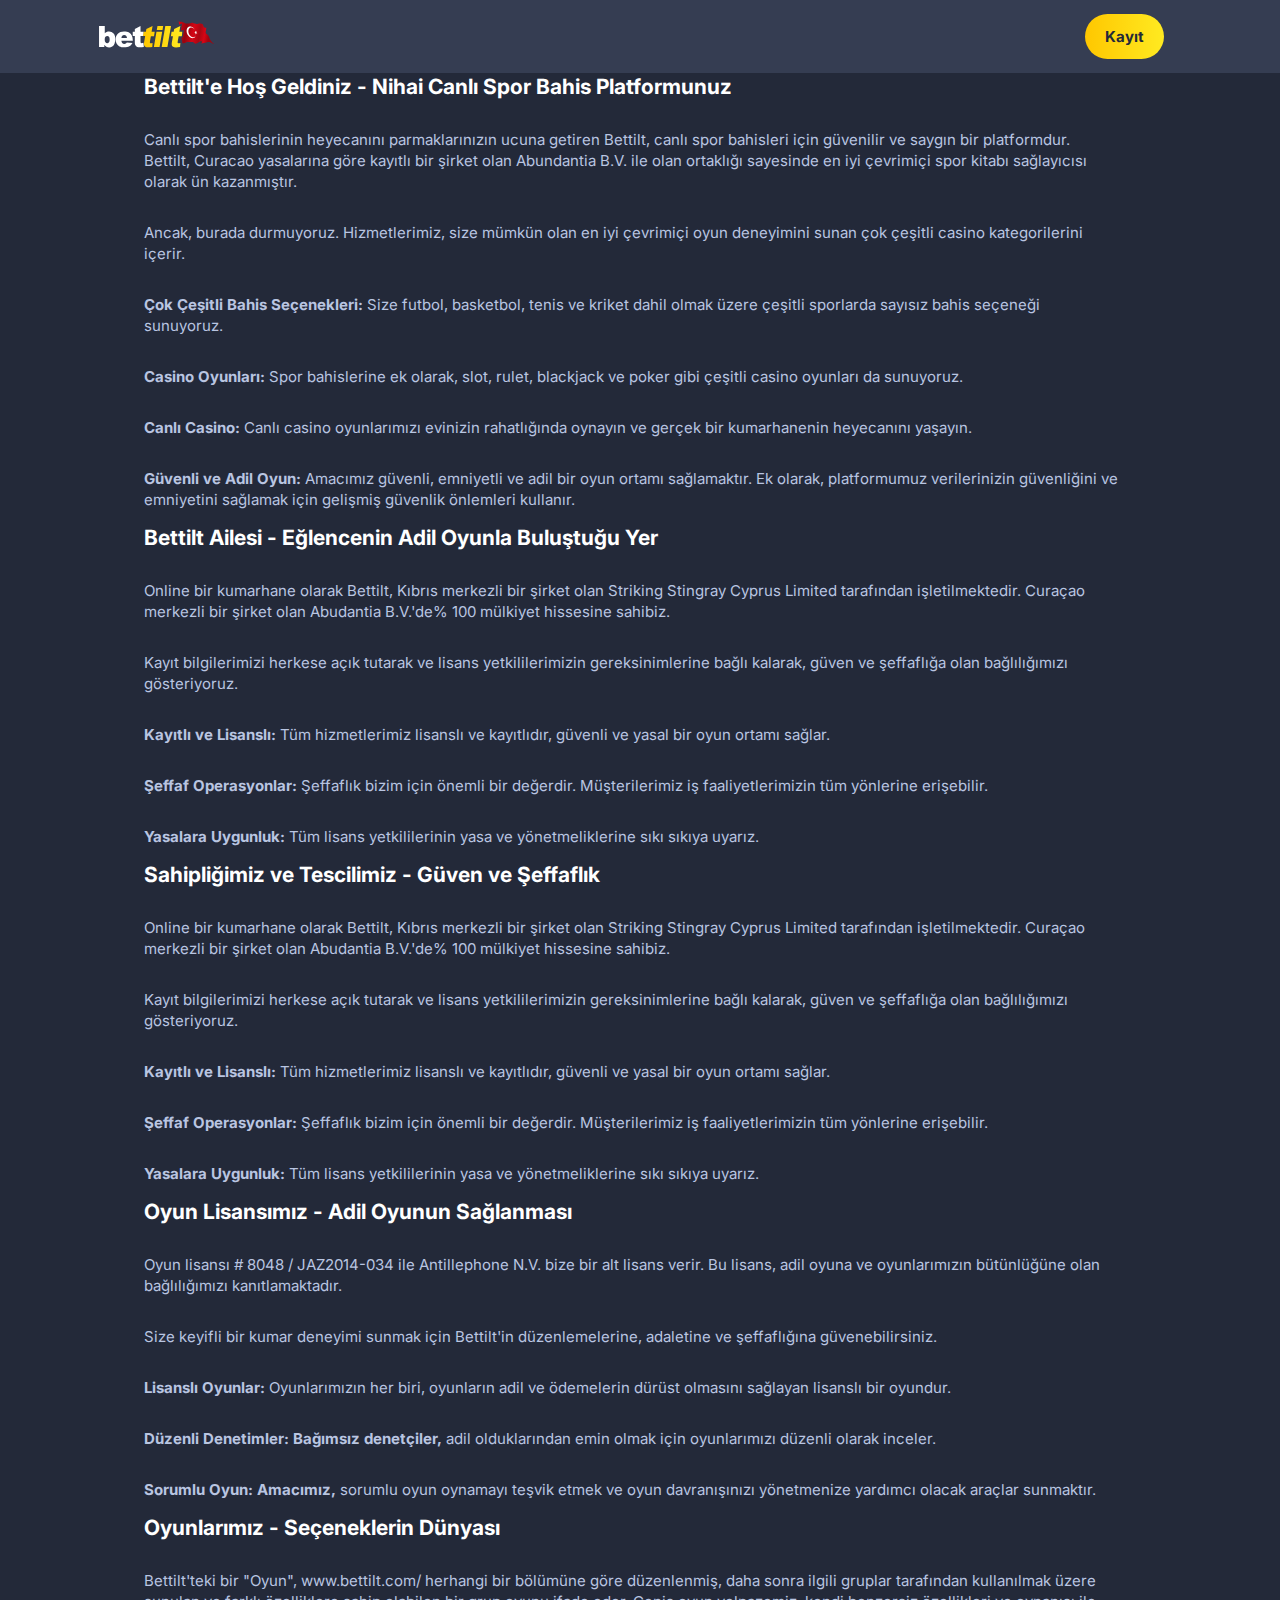
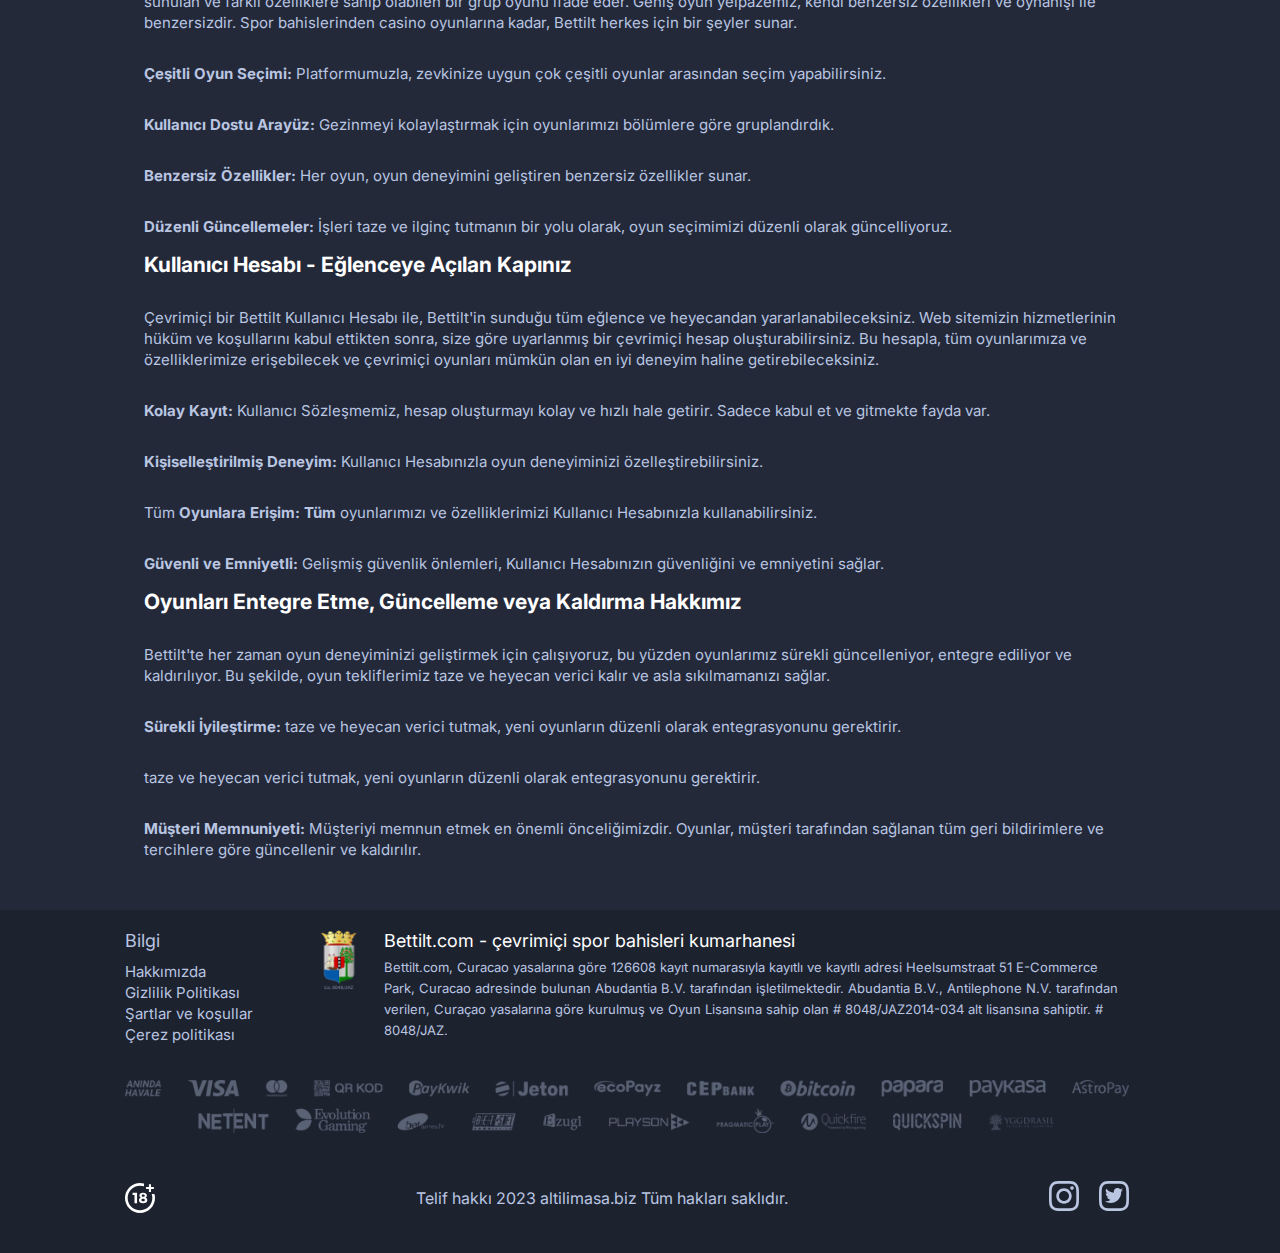
<file: about-us.html>
<!DOCTYPE html><html lang="tr"><head><meta charset="UTF-8"><link rel="icon" href="favicon.b38a448d.ico" type="image/svg+xml"><meta name="viewport" content="width=device-width, initial-scale=1.0"><title>Hakkımızda</title><meta name="robots" content="noarchive"><link rel="stylesheet" href="style.4ebc5b77.css"></head><body> <div class="welcome-banner"> <header id="header" class="header header__background"> <a href="/" class="header__logo-link"> <img class="header__logo" alt="bettilt logo" src="logo.4ab156c9.svg"> </a> <a href="https://btt-hi.hopghpfa.com/en-IN/sportsbook?partner=p2855p22255p564d&source=bettiltindiaNEW#registration-bonus" target="_blank" class="header__button-link" rel="nofollow"> Kayıt </a> </header> </div> <main id="head_au" class="main"> <h1 class="main__title">Hakkımızda</h1> <section class="section first-section"> <h3>Bettilt'e Hoş Geldiniz - Nihai Canlı Spor Bahis Platformunuz</h3> <p>Canlı spor bahislerinin heyecanını parmaklarınızın ucuna getiren Bettilt, canlı spor bahisleri için güvenilir ve saygın bir platformdur. Bettilt, Curacao yasalarına göre kayıtlı bir şirket olan Abundantia B.V. ile olan ortaklığı sayesinde en iyi çevrimiçi spor kitabı sağlayıcısı olarak ün kazanmıştır.</p> <p>Ancak, burada durmuyoruz. Hizmetlerimiz, size mümkün olan en iyi çevrimiçi oyun deneyimini sunan çok çeşitli casino kategorilerini içerir.</p> <p><strong>Çok Çeşitli Bahis Seçenekleri:</strong> Size futbol, basketbol, tenis ve kriket dahil olmak üzere çeşitli sporlarda sayısız bahis seçeneği sunuyoruz.</p> <p><strong>Casino Oyunları:</strong> Spor bahislerine ek olarak, slot, rulet, blackjack ve poker gibi çeşitli casino oyunları da sunuyoruz.</p> <p><strong>Canlı Casino:</strong> Canlı casino oyunlarımızı evinizin rahatlığında oynayın ve gerçek bir kumarhanenin heyecanını yaşayın.</p> <p><strong>Güvenli ve Adil Oyun:</strong> Amacımız güvenli, emniyetli ve adil bir oyun ortamı sağlamaktır. Ek olarak, platformumuz verilerinizin güvenliğini ve emniyetini sağlamak için gelişmiş güvenlik önlemleri kullanır.</p> </section> <section class="section"> <h3>Bettilt Ailesi - Eğlencenin Adil Oyunla Buluştuğu Yer</h3> <p>Online bir kumarhane olarak Bettilt, Kıbrıs merkezli bir şirket olan Striking Stingray Cyprus Limited tarafından işletilmektedir. Curaçao merkezli bir şirket olan Abudantia B.V.'de% 100 mülkiyet hissesine sahibiz.</p> <p>Kayıt bilgilerimizi herkese açık tutarak ve lisans yetkililerimizin gereksinimlerine bağlı kalarak, güven ve şeffaflığa olan bağlılığımızı gösteriyoruz.</p> <p><strong>Kayıtlı ve Lisanslı:</strong> Tüm hizmetlerimiz lisanslı ve kayıtlıdır, güvenli ve yasal bir oyun ortamı sağlar.</p> <p><strong>Şeffaf Operasyonlar:</strong> Şeffaflık bizim için önemli bir değerdir. Müşterilerimiz iş faaliyetlerimizin tüm yönlerine erişebilir.</p> <p><strong>Yasalara Uygunluk:</strong> Tüm lisans yetkililerinin yasa ve yönetmeliklerine sıkı sıkıya uyarız.</p> </section> <section class="section"> <h3>Sahipliğimiz ve Tescilimiz - Güven ve Şeffaflık</h3> <p>Online bir kumarhane olarak Bettilt, Kıbrıs merkezli bir şirket olan Striking Stingray Cyprus Limited tarafından işletilmektedir. Curaçao merkezli bir şirket olan Abudantia B.V.'de% 100 mülkiyet hissesine sahibiz.</p> <p>Kayıt bilgilerimizi herkese açık tutarak ve lisans yetkililerimizin gereksinimlerine bağlı kalarak, güven ve şeffaflığa olan bağlılığımızı gösteriyoruz.</p> <p><strong>Kayıtlı ve Lisanslı:</strong> Tüm hizmetlerimiz lisanslı ve kayıtlıdır, güvenli ve yasal bir oyun ortamı sağlar.</p> <p><strong>Şeffaf Operasyonlar:</strong> Şeffaflık bizim için önemli bir değerdir. Müşterilerimiz iş faaliyetlerimizin tüm yönlerine erişebilir.</p> <p><strong>Yasalara Uygunluk:</strong> Tüm lisans yetkililerinin yasa ve yönetmeliklerine sıkı sıkıya uyarız.</p> </section> <section class="section"> <h3>Oyun Lisansımız - Adil Oyunun Sağlanması</h3> <p>Oyun lisansı # 8048 / JAZ2014-034 ile Antillephone N.V. bize bir alt lisans verir. Bu lisans, adil oyuna ve oyunlarımızın bütünlüğüne olan bağlılığımızı kanıtlamaktadır.</p> <p>Size keyifli bir kumar deneyimi sunmak için Bettilt'in düzenlemelerine, adaletine ve şeffaflığına güvenebilirsiniz.</p> <p><strong>Lisanslı Oyunlar:</strong> Oyunlarımızın her biri, oyunların adil ve ödemelerin dürüst olmasını sağlayan lisanslı bir oyundur.</p> <p><strong>Düzenli Denetimler: Bağımsız denetçiler,</strong> adil olduklarından emin olmak için oyunlarımızı düzenli olarak inceler.</p> <p><strong>Sorumlu Oyun: Amacımız,</strong> sorumlu oyun oynamayı teşvik etmek ve oyun davranışınızı yönetmenize yardımcı olacak araçlar sunmaktır.</p> </section> <section class="section"> <h3>Oyunlarımız - Seçeneklerin Dünyası</h3> <p>Bettilt'teki bir "Oyun", www.bettilt.com/ herhangi bir bölümüne göre düzenlenmiş, daha sonra ilgili gruplar tarafından kullanılmak üzere sunulan ve farklı özelliklere sahip olabilen bir grup oyunu ifade eder. Geniş oyun yelpazemiz, kendi benzersiz özellikleri ve oynanışı ile benzersizdir. Spor bahislerinden casino oyunlarına kadar, Bettilt herkes için bir şeyler sunar.</p> <p><strong>Çeşitli Oyun Seçimi:</strong> Platformumuzla, zevkinize uygun çok çeşitli oyunlar arasından seçim yapabilirsiniz.</p> <p><strong>Kullanıcı Dostu Arayüz:</strong> Gezinmeyi kolaylaştırmak için oyunlarımızı bölümlere göre gruplandırdık.</p> <p><strong>Benzersiz Özellikler:</strong> Her oyun, oyun deneyimini geliştiren benzersiz özellikler sunar.</p> <p><strong>Düzenli Güncellemeler:</strong> İşleri taze ve ilginç tutmanın bir yolu olarak, oyun seçimimizi düzenli olarak güncelliyoruz.</p> </section> <section class="section"> <h3>Kullanıcı Hesabı - Eğlenceye Açılan Kapınız</h3> <p>Çevrimiçi bir Bettilt Kullanıcı Hesabı ile, Bettilt'in sunduğu tüm eğlence ve heyecandan yararlanabileceksiniz. Web sitemizin hizmetlerinin hüküm ve koşullarını kabul ettikten sonra, size göre uyarlanmış bir çevrimiçi hesap oluşturabilirsiniz. Bu hesapla, tüm oyunlarımıza ve özelliklerimize erişebilecek ve çevrimiçi oyunları mümkün olan en iyi deneyim haline getirebileceksiniz.</p> <p><strong>Kolay Kayıt:</strong> Kullanıcı Sözleşmemiz, hesap oluşturmayı kolay ve hızlı hale getirir. Sadece kabul et ve gitmekte fayda var.</p> <p><strong>Kişiselleştirilmiş Deneyim:</strong> Kullanıcı Hesabınızla oyun deneyiminizi özelleştirebilirsiniz.</p> <p>Tüm<strong> Oyunlara Erişim: Tüm</strong> oyunlarımızı ve özelliklerimizi Kullanıcı Hesabınızla kullanabilirsiniz.</p> <p><strong>Güvenli ve Emniyetli:</strong> Gelişmiş güvenlik önlemleri, Kullanıcı Hesabınızın güvenliğini ve emniyetini sağlar.</p> </section> <section class="section"> <h3>Oyunları Entegre Etme, Güncelleme veya Kaldırma Hakkımız</h3> <p>Bettilt'te her zaman oyun deneyiminizi geliştirmek için çalışıyoruz, bu yüzden oyunlarımız sürekli güncelleniyor, entegre ediliyor ve kaldırılıyor. Bu şekilde, oyun tekliflerimiz taze ve heyecan verici kalır ve asla sıkılmamanızı sağlar.</p> <p><strong>Sürekli İyileştirme:</strong> taze ve heyecan verici tutmak, yeni oyunların düzenli olarak entegrasyonunu gerektirir.</p> <p><strong></strong> taze ve heyecan verici tutmak, yeni oyunların düzenli olarak entegrasyonunu gerektirir.</p> <p><strong>Müşteri Memnuniyeti:</strong> Müşteriyi memnun etmek en önemli önceliğimizdir. Oyunlar, müşteri tarafından sağlanan tüm geri bildirimlere ve tercihlere göre güncellenir ve kaldırılır.</p> </section> </main> <a href="#head_au" class="scroll-top"> <img src="arrow-top.864fd60f.png" alt="arrow-top" class="arrow-top"> </a> <footer class="footer"> <div class="footer__casino"> <div class="footer__links"> <p class="footer__links-title">Bilgi</p> <a href="about-us.html" class="footer__link">Hakkımızda</a> <a href="privacy-policy.html" class="footer__link">Gizlilik Politikası</a> <a href="terms-and-conditions.html" class="footer__link">Şartlar ve koşullar</a> <a href="cookie-policy.html" class="footer__link">Çerez politikası</a> </div> <div class="footer__social-links--mobile"> <a target="_blank" rel="nofollow" href="https://instagram.com/in_bettilt?igshid=MmIzYWVlNDQ5Yg==" class="footer__social-link"> <img src="instagram.8eba183f.svg" alt="instagram" class="footer__social-link-image"> </a> <a target="_blank" rel="nofollow" href="https://twitter.com/bettilt_in?s=21&t=aEdbIC_1inzgar1i88gGJw" class="footer__social-link"> <img src="twitter.45fbdfec.svg" alt="twitter" class="footer__social-link-image"> </a> </div> <div class="footer__info"> <img src="footer-image.f855de46.png" alt="footer logo" class="footer__image"> <div class="footer__info-text"> <p class="footer__info-title">Bettilt.com - çevrimiçi spor bahisleri kumarhanesi</p> <p class="footer__info-paragraph">Bettilt.com, Curacao yasalarına göre 126608 kayıt numarasıyla kayıtlı ve kayıtlı adresi Heelsumstraat 51 E-Commerce Park, Curacao adresinde bulunan Abudantia B.V. tarafından işletilmektedir. Abudantia B.V., Antilephone N.V. tarafından verilen, Curaçao yasalarına göre kurulmuş ve Oyun Lisansına sahip olan # 8048/JAZ2014-034 alt lisansına sahiptir. # 8048/JAZ.</p> </div> </div> </div> <img src="payment-systems.44e287ca.webp" alt="paymant systems" class="footer__payment-images"> <div class="footer__images"> <img src="18Plus.eb75ff91.svg" alt="18 plus" class="footer__image footer__image-18plus"> <span>Telif hakkı 2023 altilimasa.biz Tüm hakları saklıdır.</span> <div class="footer__social-links"> <a target="_blank" rel="nofollow" href="https://instagram.com/in_bettilt?igshid=MmIzYWVlNDQ5Yg==" class="footer__social-link"> <img src="instagram.8eba183f.svg" alt="instagram" class="footer__social-link-image"> </a> <a target="_blank" rel="nofollow" href="https://twitter.com/bettilt_in?s=21&t=aEdbIC_1inzgar1i88gGJw" class="footer__social-link"> <img src="twitter.45fbdfec.svg" alt="twitter" class="footer__social-link-image"> </a> </div> </div> </footer> <script type="text/javascript" src="addictional-pages.999a9f6a.js"></script> </body></html>
</file>
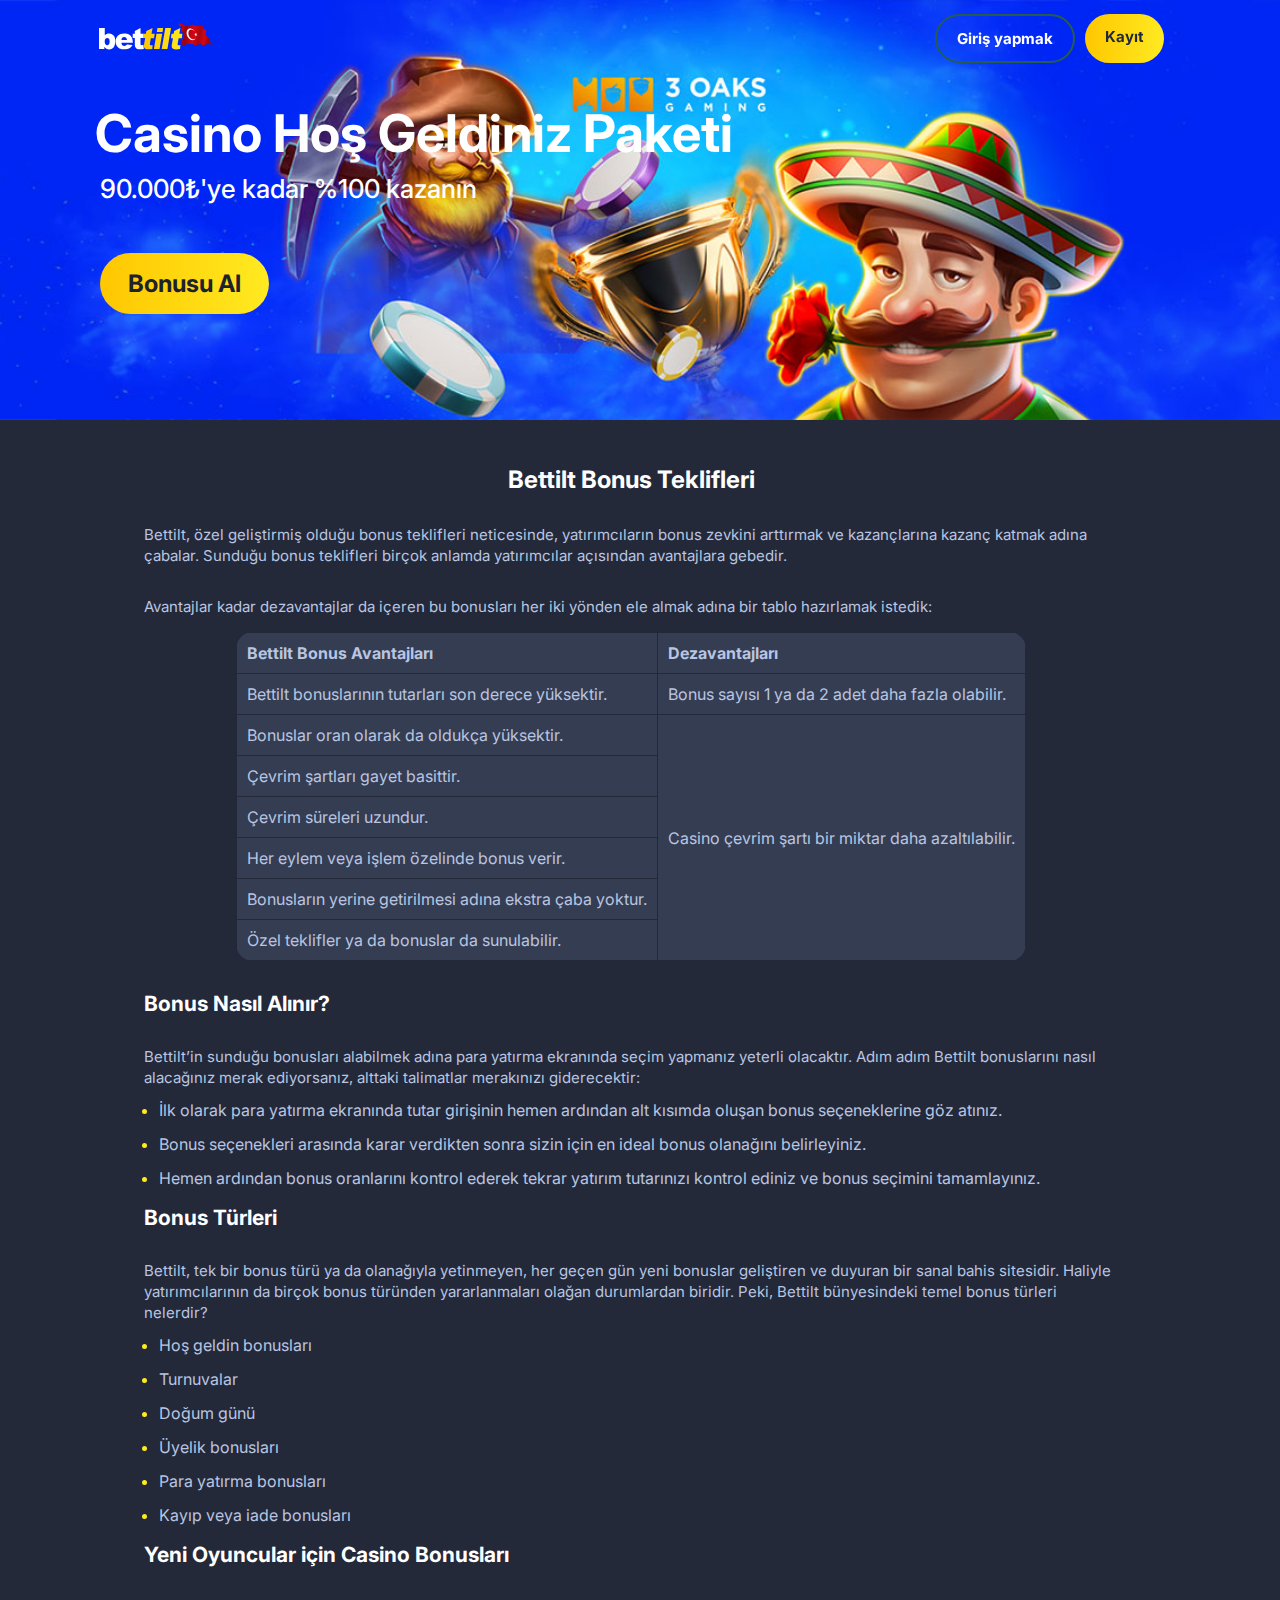
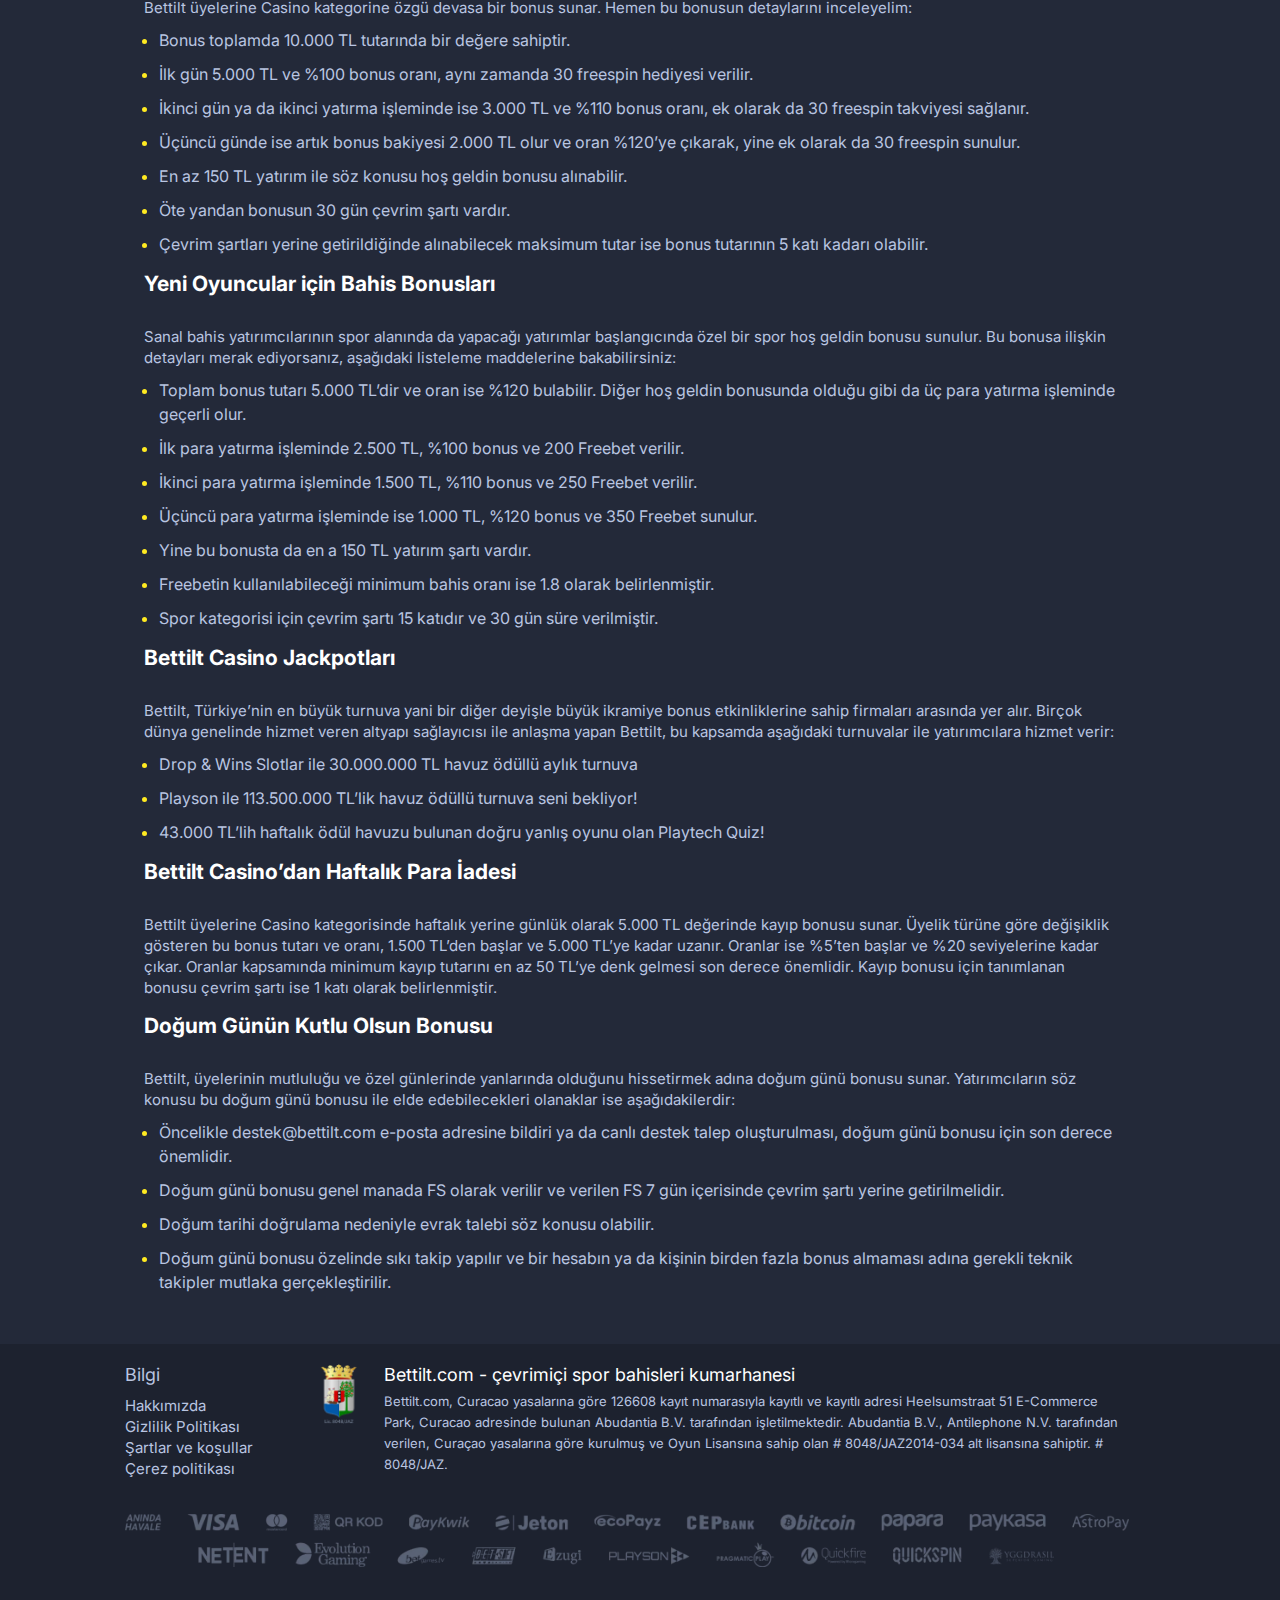
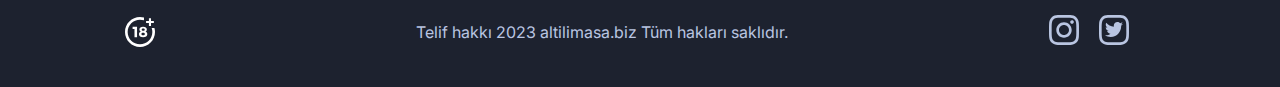
<file: bonus.html>
<!DOCTYPE html><html lang="tr"><head><meta charset="UTF-8"><meta name="viewport" content="width=device-width, initial-scale=1.0"><meta name="description" content=""><title></title><link rel="icon" href="favicon.b38a448d.ico" type="image/svg+xml"><meta name="robots" content="noarchive"><link rel="stylesheet" href="style.4ebc5b77.css"><script src="//cdnjs.cloudflare.com/ajax/libs/jquery/2.1.3/jquery.min.js" type="text/javascript"></script></head><body> <button id="button"></button> <div class="Slider-img-fill"> <div class="main__image main__image--first"> <span class="welcome-banner__title">Casino Hoş Geldiniz Paketi</span> <p class="welcome-banner__paragraph">90.000₺'ye kadar %100 kazanın</p> <a target="_blank" rel="nofollow" href="https://btt-hi.hopghpfa.com/en-IN/sportsbook?partner=p2855p22601pd4e7&source=bettiltIN#registration-bonus" class="welcome-banner__button-link"> Bonusu Al </a> </div> </div> <div class="welcome-banner"> <header id="header" class="header"> <a href="/" class="header__logo-link"> <img class="header__logo" alt="bettilt logo" src="logo.4ab156c9.svg"> </a> <div> <a href="https://btt-hi.hopghpfa.com/en-IN/sportsbook?partner=p2855p22601pd4e7&source=bettiltIN#registration-bonus" target="_blank" class="header__button-link first--link" rel="nofollow"> Giriş yapmak </a> <a href="https://btt-hi.hopghpfa.com/en-IN/sportsbook?partner=p2855p22601pd4e7&source=bettiltIN#registration-bonus" target="_blank" class="header__button-link" rel="nofollow"> Kayıt </a> </div> </header> </div> <main class="main"> <section class="section"> <h1 class="title">Bettilt Bonus Teklifleri</h1> <p>Bettilt, özel geliştirmiş olduğu bonus teklifleri neticesinde, yatırımcıların bonus zevkini arttırmak ve kazançlarına kazanç katmak adına çabalar. Sunduğu bonus teklifleri birçok anlamda yatırımcılar açısından avantajlara gebedir. </p> <p>Avantajlar kadar dezavantajlar da içeren bu bonusları her iki yönden ele almak adına bir tablo hazırlamak istedik: </p> <table> <tr> <td><strong>Bettilt Bonus Avantajları</strong></td> <td><strong>Dezavantajları</strong></td> </tr> <tr> <td>Bettilt bonuslarının tutarları son derece yüksektir.</td> <td>Bonus sayısı 1 ya da 2 adet daha fazla olabilir.</td> </tr> <tr> <td>Bonuslar oran olarak da oldukça yüksektir.</td> <td rowspan="6">Casino çevrim şartı bir miktar daha azaltılabilir.</td> </tr> <tr> <td>Çevrim şartları gayet basittir.</td> </tr> <tr> <td>Çevrim süreleri uzundur.</td> </tr> <tr> <td>Her eylem veya işlem özelinde bonus verir.</td> </tr> <tr> <td>Bonusların yerine getirilmesi adına ekstra çaba yoktur.</td> </tr> <tr> <td>Özel teklifler ya da bonuslar da sunulabilir.</td> </tr> </table> </section> <section class="section"> <h2>Bonus Nasıl Alınır?</h2> <p>Bettilt’in sunduğu bonusları alabilmek adına para yatırma ekranında seçim yapmanız yeterli olacaktır. Adım adım Bettilt bonuslarını nasıl alacağınız merak ediyorsanız, alttaki talimatlar merakınızı giderecektir: </p> <ol class="section__list"> <li class="section__element">İlk olarak para yatırma ekranında tutar girişinin hemen ardından alt kısımda oluşan bonus seçeneklerine göz atınız.</li> <li class="section__element">Bonus seçenekleri arasında karar verdikten sonra sizin için en ideal bonus olanağını belirleyiniz.</li> <li class="section__element">Hemen ardından bonus oranlarını kontrol ederek tekrar yatırım tutarınızı kontrol ediniz ve bonus seçimini tamamlayınız.</li> </ol> </section> <section class="section"> <h2>Bonus Türleri</h2> <p>Bettilt, tek bir bonus türü ya da olanağıyla yetinmeyen, her geçen gün yeni bonuslar geliştiren ve duyuran bir sanal bahis sitesidir. Haliyle yatırımcılarının da birçok bonus türünden yararlanmaları olağan durumlardan biridir. Peki, Bettilt bünyesindeki temel bonus türleri nelerdir? </p> <ul class="section__list"> <li class="section__element">Hoş geldin bonusları</li> <li class="section__element">Turnuvalar</li> <li class="section__element">Doğum günü</li> <li class="section__element">Üyelik bonusları</li> <li class="section__element">Para yatırma bonusları</li> <li class="section__element">Kayıp veya iade bonusları</li> </ul> </section> <section class="section"> <h3>Yeni Oyuncular için Casino Bonusları</h3> <p>Bettilt üyelerine Casino kategorine özgü devasa bir bonus sunar. Hemen bu bonusun detaylarını inceleyelim: </p> <ul class="section__list"> <li class="section__element">Bonus toplamda 10.000 TL tutarında bir değere sahiptir.</li> <li class="section__element">İlk gün 5.000 TL ve %100 bonus oranı, aynı zamanda 30 freespin hediyesi verilir.</li> <li class="section__element">İkinci gün ya da ikinci yatırma işleminde ise 3.000 TL ve %110 bonus oranı, ek olarak da 30 freespin takviyesi sağlanır.</li> <li class="section__element">Üçüncü günde ise artık bonus bakiyesi 2.000 TL olur ve oran %120’ye çıkarak, yine ek olarak da 30 freespin sunulur.</li> <li class="section__element">En az 150 TL yatırım ile söz konusu hoş geldin bonusu alınabilir.</li> <li class="section__element">Öte yandan bonusun 30 gün çevrim şartı vardır.</li> <li class="section__element">Çevrim şartları yerine getirildiğinde alınabilecek maksimum tutar ise bonus tutarının 5 katı kadarı olabilir.</li> </ul> </section> <section class="section"> <h2>Yeni Oyuncular için Bahis Bonusları</h2> <p>Sanal bahis yatırımcılarının spor alanında da yapacağı yatırımlar başlangıcında özel bir spor hoş geldin bonusu sunulur. Bu bonusa ilişkin detayları merak ediyorsanız, aşağıdaki listeleme maddelerine bakabilirsiniz: </p> <ul class="section__list"> <li class="section__element">Toplam bonus tutarı 5.000 TL’dir ve oran ise %120 bulabilir. Diğer hoş geldin bonusunda olduğu gibi da üç para yatırma işleminde geçerli olur.</li> <li class="section__element">İlk para yatırma işleminde 2.500 TL, %100 bonus ve 200 Freebet verilir.</li> <li class="section__element">İkinci para yatırma işleminde 1.500 TL, %110 bonus ve 250 Freebet verilir.</li> <li class="section__element">Üçüncü para yatırma işleminde ise 1.000 TL, %120 bonus ve 350 Freebet sunulur.</li> <li class="section__element">Yine bu bonusta da en a 150 TL yatırım şartı vardır.</li> <li class="section__element">Freebetin kullanılabileceği minimum bahis oranı ise 1.8 olarak belirlenmiştir.</li> <li class="section__element">Spor kategorisi için çevrim şartı 15 katıdır ve 30 gün süre verilmiştir.</li> </ul> </section> <section class="section"> <h2>Bettilt Casino Jackpotları</h2> <p>Bettilt, Türkiye’nin en büyük turnuva yani bir diğer deyişle büyük ikramiye bonus etkinliklerine sahip firmaları arasında yer alır. Birçok dünya genelinde hizmet veren altyapı sağlayıcısı ile anlaşma yapan Bettilt, bu kapsamda aşağıdaki turnuvalar ile yatırımcılara hizmet verir: </p> <ol class="section__list"> <li class="section__element">Drop & Wins Slotlar ile 30.000.000 TL havuz ödüllü aylık turnuva</li> <li class="section__element">Playson ile 113.500.000 TL’lik havuz ödüllü turnuva seni bekliyor!</li> <li class="section__element">43.000 TL’lih haftalık ödül havuzu bulunan doğru yanlış oyunu olan Playtech Quiz!</li> </ol> </section> <section class="section"> <h2>Bettilt Casino’dan Haftalık Para İadesi</h2> <p>Bettilt üyelerine Casino kategorisinde haftalık yerine günlük olarak 5.000 TL değerinde kayıp bonusu sunar. Üyelik türüne göre değişiklik gösteren bu bonus tutarı ve oranı, 1.500 TL’den başlar ve 5.000 TL’ye kadar uzanır. Oranlar ise %5’ten başlar ve %20 seviyelerine kadar çıkar. Oranlar kapsamında minimum kayıp tutarını en az 50 TL’ye denk gelmesi son derece önemlidir. Kayıp bonusu için tanımlanan bonusu çevrim şartı ise 1 katı olarak belirlenmiştir. </p> </section> <section class="section"> <h2>Doğum Günün Kutlu Olsun Bonusu</h2> <p>Bettilt, üyelerinin mutluluğu ve özel günlerinde yanlarında olduğunu hissetirmek adına doğum günü bonusu sunar. Yatırımcıların söz konusu bu doğum günü bonusu ile elde edebilecekleri olanaklar ise aşağıdakilerdir: </p> <ul class="section__list"> <li class="section__element">Öncelikle destek@bettilt.com e-posta adresine bildiri ya da canlı destek talep oluşturulması, doğum günü bonusu için son derece önemlidir.</li> <li class="section__element">Doğum günü bonusu genel manada FS olarak verilir ve verilen FS 7 gün içerisinde çevrim şartı yerine getirilmelidir.</li> <li class="section__element">Doğum tarihi doğrulama nedeniyle evrak talebi söz konusu olabilir.</li> <li class="section__element">Doğum günü bonusu özelinde sıkı takip yapılır ve bir hesabın ya da kişinin birden fazla bonus almaması adına gerekli teknik takipler mutlaka gerçekleştirilir.</li> </ul> </section> </main> <footer class="footer"> <div class="footer__casino"> <div class="footer__links"> <p class="footer__links-title">Bilgi</p> <a href="about-us.html" class="footer__link">Hakkımızda</a> <a href="privacy-policy.html" class="footer__link">Gizlilik Politikası</a> <a href="terms-and-conditions.html" class="footer__link">Şartlar ve koşullar</a> <a href="cookie-policy.html" class="footer__link">Çerez politikası</a> </div> <div class="footer__social-links--mobile"> <a target="_blank" rel="nofollow" href="https://instagram.com/in_bettilt?igshid=MmIzYWVlNDQ5Yg==" class="footer__social-link"> <img src="instagram.8eba183f.svg" alt="instagram" class="footer__social-link-image"> </a> <a target="_blank" rel="nofollow" href="https://twitter.com/bettilt_in?s=21&t=aEdbIC_1inzgar1i88gGJw" class="footer__social-link"> <img src="twitter.45fbdfec.svg" alt="twitter" class="footer__social-link-image"> </a> </div> <div class="footer__info"> <img src="footer-image.f855de46.png" alt="footer logo" class="footer__image"> <div class="footer__info-text"> <p class="footer__info-title">Bettilt.com - çevrimiçi spor bahisleri kumarhanesi</p> <p class="footer__info-paragraph">Bettilt.com, Curacao yasalarına göre 126608 kayıt numarasıyla kayıtlı ve kayıtlı adresi Heelsumstraat 51 E-Commerce Park, Curacao adresinde bulunan Abudantia B.V. tarafından işletilmektedir. Abudantia B.V., Antilephone N.V. tarafından verilen, Curaçao yasalarına göre kurulmuş ve Oyun Lisansına sahip olan # 8048/JAZ2014-034 alt lisansına sahiptir. # 8048/JAZ.</p> </div> </div> </div> <img src="payment-systems.44e287ca.webp" alt="paymant systems" class="footer__payment-images"> <div class="footer__images"> <img src="18Plus.eb75ff91.svg" alt="18 plus" class="footer__image footer__image-18plus"> <span>Telif hakkı 2023 altilimasa.biz Tüm hakları saklıdır.</span> <div class="footer__social-links"> <a target="_blank" rel="nofollow" href="https://instagram.com/in_bettilt?igshid=MmIzYWVlNDQ5Yg==" class="footer__social-link"> <img src="instagram.8eba183f.svg" alt="instagram" class="footer__social-link-image"> </a> <a target="_blank" rel="nofollow" href="https://twitter.com/bettilt_in?s=21&t=aEdbIC_1inzgar1i88gGJw" class="footer__social-link"> <img src="twitter.45fbdfec.svg" alt="twitter" class="footer__social-link-image"> </a> </div> </div> </footer> <script type="text/javascript" src="main.9211cdf2.js"></script> </body></html>
</file>
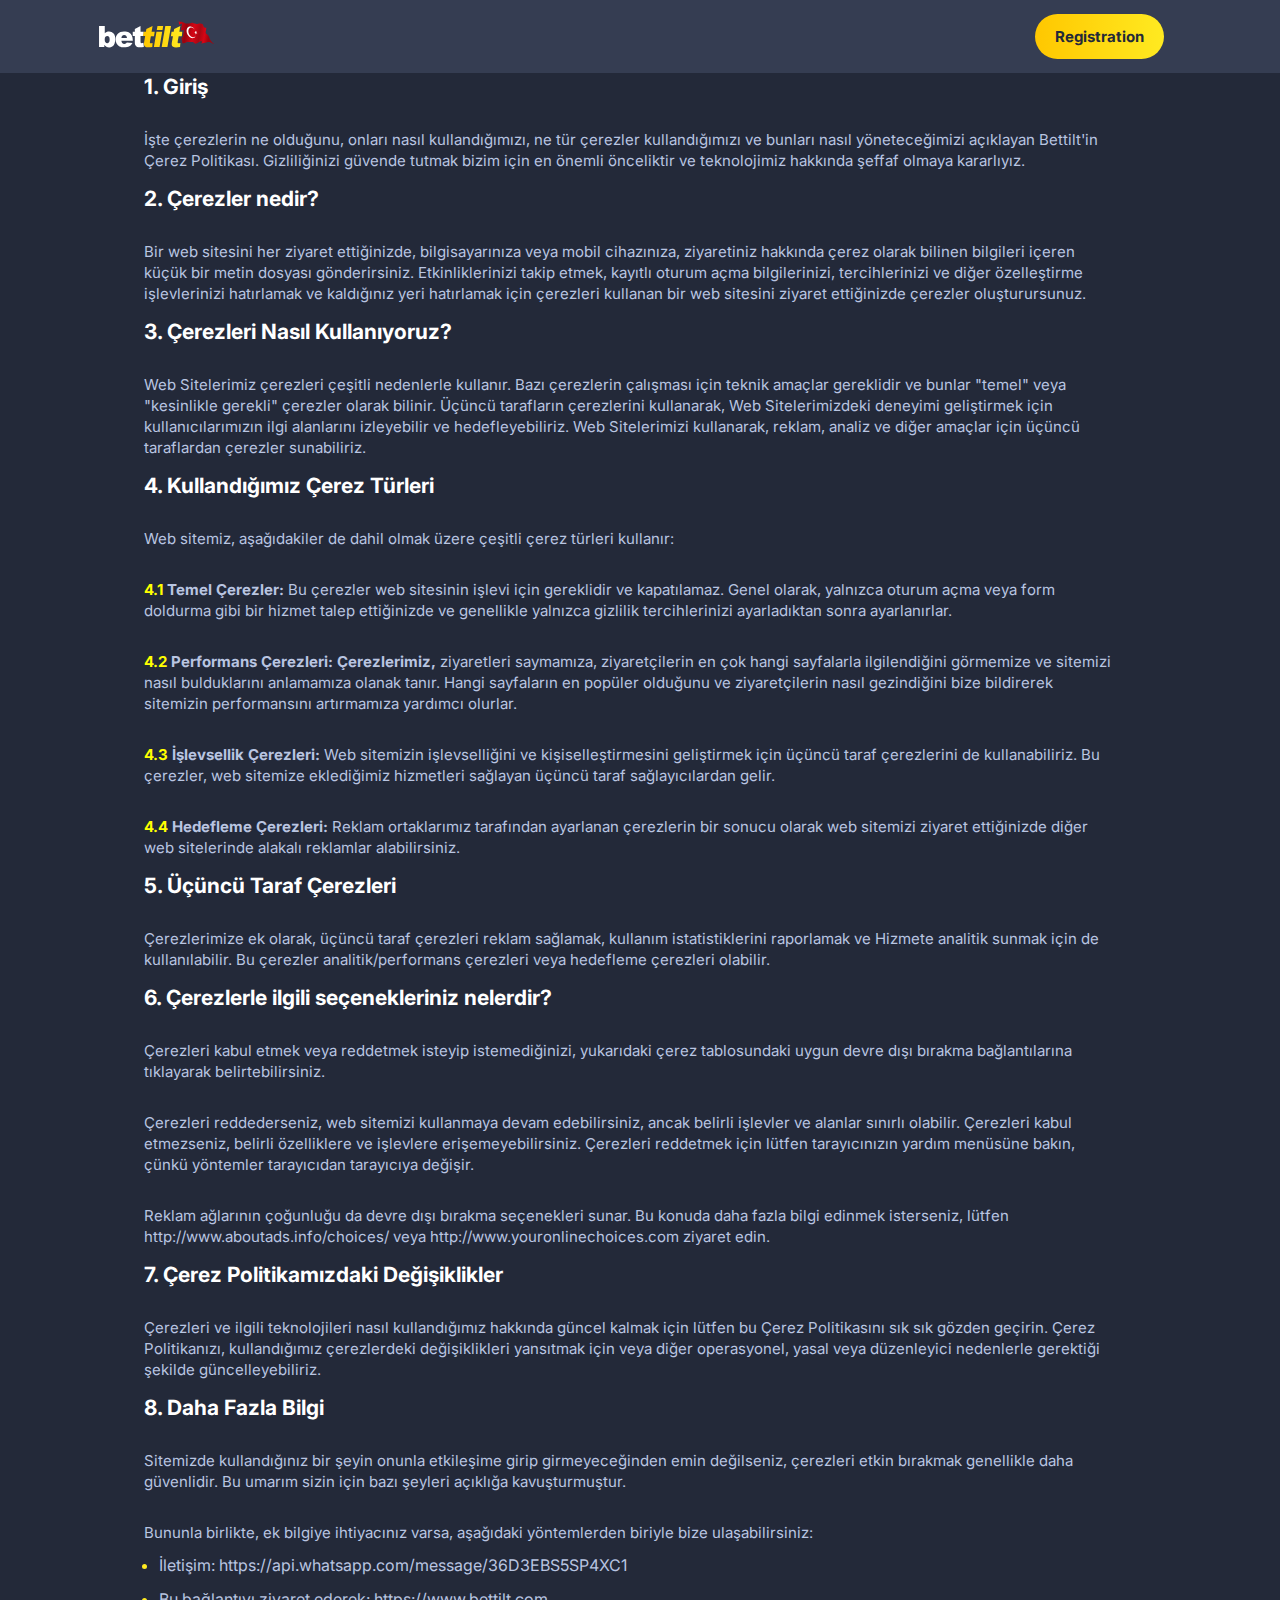
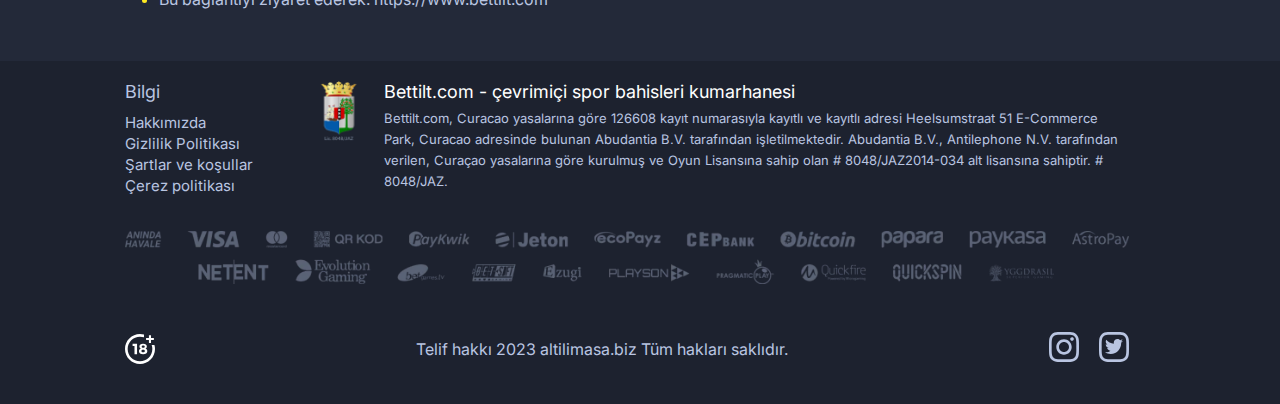
<file: cookie-policy.html>
<!DOCTYPE html><html lang="tr"><head><meta charset="UTF-8"><meta name="viewport" content="width=device-width, initial-scale=1.0"><title>Çerez politikası</title><link rel="icon" href="favicon.b38a448d.ico" type="image/svg+xml"><link rel="stylesheet" href="style.4ebc5b77.css"><meta name="robots" content="noarchive"></head><body> <div class="welcome-banner"> <header id="header" class="header header__background"> <a href="/" class="header__logo-link"> <img class="header__logo" alt="bettilt logo" src="logo.4ab156c9.svg"> </a> <a href="https://btt-hi.hopghpfa.com/en-IN/sportsbook?partner=p2855p22255p564d&source=bettiltindiaNEW#registration-bonus" target="_blank" class="header__button-link" rel="nofollow"> Registration </a> </header> </div> <main class="main"> <h1 id="head_cp" class="main__title">Çerez politikası</h1> <section class="section"> <h3>1. Giriş</h3> <p>İşte çerezlerin ne olduğunu, onları nasıl kullandığımızı, ne tür çerezler kullandığımızı ve bunları nasıl yöneteceğimizi açıklayan Bettilt'in Çerez Politikası. Gizliliğinizi güvende tutmak bizim için en önemli önceliktir ve teknolojimiz hakkında şeffaf olmaya kararlıyız.</p> </section> <section class="section"> <h3>2. Çerezler nedir?</h3> <p>Bir web sitesini her ziyaret ettiğinizde, bilgisayarınıza veya mobil cihazınıza, ziyaretiniz hakkında çerez olarak bilinen bilgileri içeren küçük bir metin dosyası gönderirsiniz. Etkinliklerinizi takip etmek, kayıtlı oturum açma bilgilerinizi, tercihlerinizi ve diğer özelleştirme işlevlerinizi hatırlamak ve kaldığınız yeri hatırlamak için çerezleri kullanan bir web sitesini ziyaret ettiğinizde çerezler oluşturursunuz.</p> </section> <section class="section"> <h3>3. Çerezleri Nasıl Kullanıyoruz?</h3> <p>Web Sitelerimiz çerezleri çeşitli nedenlerle kullanır. Bazı çerezlerin çalışması için teknik amaçlar gereklidir ve bunlar "temel" veya "kesinlikle gerekli" çerezler olarak bilinir. Üçüncü tarafların çerezlerini kullanarak, Web Sitelerimizdeki deneyimi geliştirmek için kullanıcılarımızın ilgi alanlarını izleyebilir ve hedefleyebiliriz. Web Sitelerimizi kullanarak, reklam, analiz ve diğer amaçlar için üçüncü taraflardan çerezler sunabiliriz.</p> </section> <section class="section"> <h3>4. Kullandığımız Çerez Türleri</h3> <p>Web sitemiz, aşağıdakiler de dahil olmak üzere çeşitli çerez türleri kullanır:</p> <p><strong><span class="yellowpoint">4.1</span> Temel Çerezler:</strong> Bu çerezler web sitesinin işlevi için gereklidir ve kapatılamaz. Genel olarak, yalnızca oturum açma veya form doldurma gibi bir hizmet talep ettiğinizde ve genellikle yalnızca gizlilik tercihlerinizi ayarladıktan sonra ayarlanırlar.</p> <p><strong><span class="yellowpoint">4.2</span> Performans Çerezleri: Çerezlerimiz,</strong> ziyaretleri saymamıza, ziyaretçilerin en çok hangi sayfalarla ilgilendiğini görmemize ve sitemizi nasıl bulduklarını anlamamıza olanak tanır. Hangi sayfaların en popüler olduğunu ve ziyaretçilerin nasıl gezindiğini bize bildirerek sitemizin performansını artırmamıza yardımcı olurlar.</p> <p><strong><span class="yellowpoint">4.3</span> İşlevsellik Çerezleri:</strong> Web sitemizin işlevselliğini ve kişiselleştirmesini geliştirmek için üçüncü taraf çerezlerini de kullanabiliriz. Bu çerezler, web sitemize eklediğimiz hizmetleri sağlayan üçüncü taraf sağlayıcılardan gelir.</p> <p><strong><span class="yellowpoint">4.4</span> Hedefleme Çerezleri:</strong> Reklam ortaklarımız tarafından ayarlanan çerezlerin bir sonucu olarak web sitemizi ziyaret ettiğinizde diğer web sitelerinde alakalı reklamlar alabilirsiniz.</p> </section> <section class="section"> <h3>5. Üçüncü Taraf Çerezleri</h3> <p>Çerezlerimize ek olarak, üçüncü taraf çerezleri reklam sağlamak, kullanım istatistiklerini raporlamak ve Hizmete analitik sunmak için de kullanılabilir. Bu çerezler analitik/performans çerezleri veya hedefleme çerezleri olabilir.</p> </section> <section class="section"> <h3>6. Çerezlerle ilgili seçenekleriniz nelerdir?</h3> <p>Çerezleri kabul etmek veya reddetmek isteyip istemediğinizi, yukarıdaki çerez tablosundaki uygun devre dışı bırakma bağlantılarına tıklayarak belirtebilirsiniz.</p> <p>Çerezleri reddederseniz, web sitemizi kullanmaya devam edebilirsiniz, ancak belirli işlevler ve alanlar sınırlı olabilir. Çerezleri kabul etmezseniz, belirli özelliklere ve işlevlere erişemeyebilirsiniz. Çerezleri reddetmek için lütfen tarayıcınızın yardım menüsüne bakın, çünkü yöntemler tarayıcıdan tarayıcıya değişir.</p> <p>Reklam ağlarının çoğunluğu da devre dışı bırakma seçenekleri sunar. Bu konuda daha fazla bilgi edinmek isterseniz, lütfen http://www.aboutads.info/choices/ veya http://www.youronlinechoices.com ziyaret edin.</p> </section> <section class="section"> <h3>7. Çerez Politikamızdaki Değişiklikler</h3> <p>Çerezleri ve ilgili teknolojileri nasıl kullandığımız hakkında güncel kalmak için lütfen bu Çerez Politikasını sık sık gözden geçirin. Çerez Politikanızı, kullandığımız çerezlerdeki değişiklikleri yansıtmak için veya diğer operasyonel, yasal veya düzenleyici nedenlerle gerektiği şekilde güncelleyebiliriz.</p> </section> <section class="section"> <h3>8. Daha Fazla Bilgi</h3> <p>Sitemizde kullandığınız bir şeyin onunla etkileşime girip girmeyeceğinden emin değilseniz, çerezleri etkin bırakmak genellikle daha güvenlidir. Bu umarım sizin için bazı şeyleri açıklığa kavuşturmuştur.</p> <p>Bununla birlikte, ek bilgiye ihtiyacınız varsa, aşağıdaki yöntemlerden biriyle bize ulaşabilirsiniz:</p> <ul class="section__list"> <li class="section__element">İletişim: https://api.whatsapp.com/message/36D3EBS5SP4XC1</li> <li class="section__element">Bu bağlantıyı ziyaret ederek: https://www.bettilt.com</li> </ul> </section> </main> <a href="#head_cp" class="scroll-top"> <img src="arrow-top.864fd60f.png" alt="arrow-top" class="arrow-top"> </a> <footer class="footer"> <div class="footer__casino"> <div class="footer__links"> <p class="footer__links-title">Bilgi</p> <a href="about-us.html" class="footer__link">Hakkımızda</a> <a href="privacy-policy.html" class="footer__link">Gizlilik Politikası</a> <a href="terms-and-conditions.html" class="footer__link">Şartlar ve koşullar</a> <a href="cookie-policy.html" class="footer__link">Çerez politikası</a> </div> <div class="footer__social-links--mobile"> <a target="_blank" rel="nofollow" href="https://instagram.com/in_bettilt?igshid=MmIzYWVlNDQ5Yg==" class="footer__social-link"> <img src="instagram.8eba183f.svg" alt="instagram" class="footer__social-link-image"> </a> <a target="_blank" rel="nofollow" href="https://twitter.com/bettilt_in?s=21&t=aEdbIC_1inzgar1i88gGJw" class="footer__social-link"> <img src="twitter.45fbdfec.svg" alt="twitter" class="footer__social-link-image"> </a> </div> <div class="footer__info"> <img src="footer-image.f855de46.png" alt="footer logo" class="footer__image"> <div class="footer__info-text"> <p class="footer__info-title">Bettilt.com - çevrimiçi spor bahisleri kumarhanesi</p> <p class="footer__info-paragraph">Bettilt.com, Curacao yasalarına göre 126608 kayıt numarasıyla kayıtlı ve kayıtlı adresi Heelsumstraat 51 E-Commerce Park, Curacao adresinde bulunan Abudantia B.V. tarafından işletilmektedir. Abudantia B.V., Antilephone N.V. tarafından verilen, Curaçao yasalarına göre kurulmuş ve Oyun Lisansına sahip olan # 8048/JAZ2014-034 alt lisansına sahiptir. # 8048/JAZ.</p> </div> </div> </div> <img src="payment-systems.44e287ca.webp" alt="paymant systems" class="footer__payment-images"> <div class="footer__images"> <img src="18Plus.eb75ff91.svg" alt="18 plus" class="footer__image footer__image-18plus"> <span>Telif hakkı 2023 altilimasa.biz Tüm hakları saklıdır.</span> <div class="footer__social-links"> <a target="_blank" rel="nofollow" href="https://instagram.com/in_bettilt?igshid=MmIzYWVlNDQ5Yg==" class="footer__social-link"> <img src="instagram.8eba183f.svg" alt="instagram" class="footer__social-link-image"> </a> <a target="_blank" rel="nofollow" href="https://twitter.com/bettilt_in?s=21&t=aEdbIC_1inzgar1i88gGJw" class="footer__social-link"> <img src="twitter.45fbdfec.svg" alt="twitter" class="footer__social-link-image"> </a> </div> </div> </footer> <script type="text/javascript" src="addictional-pages.999a9f6a.js"></script> </body></html>
</file>
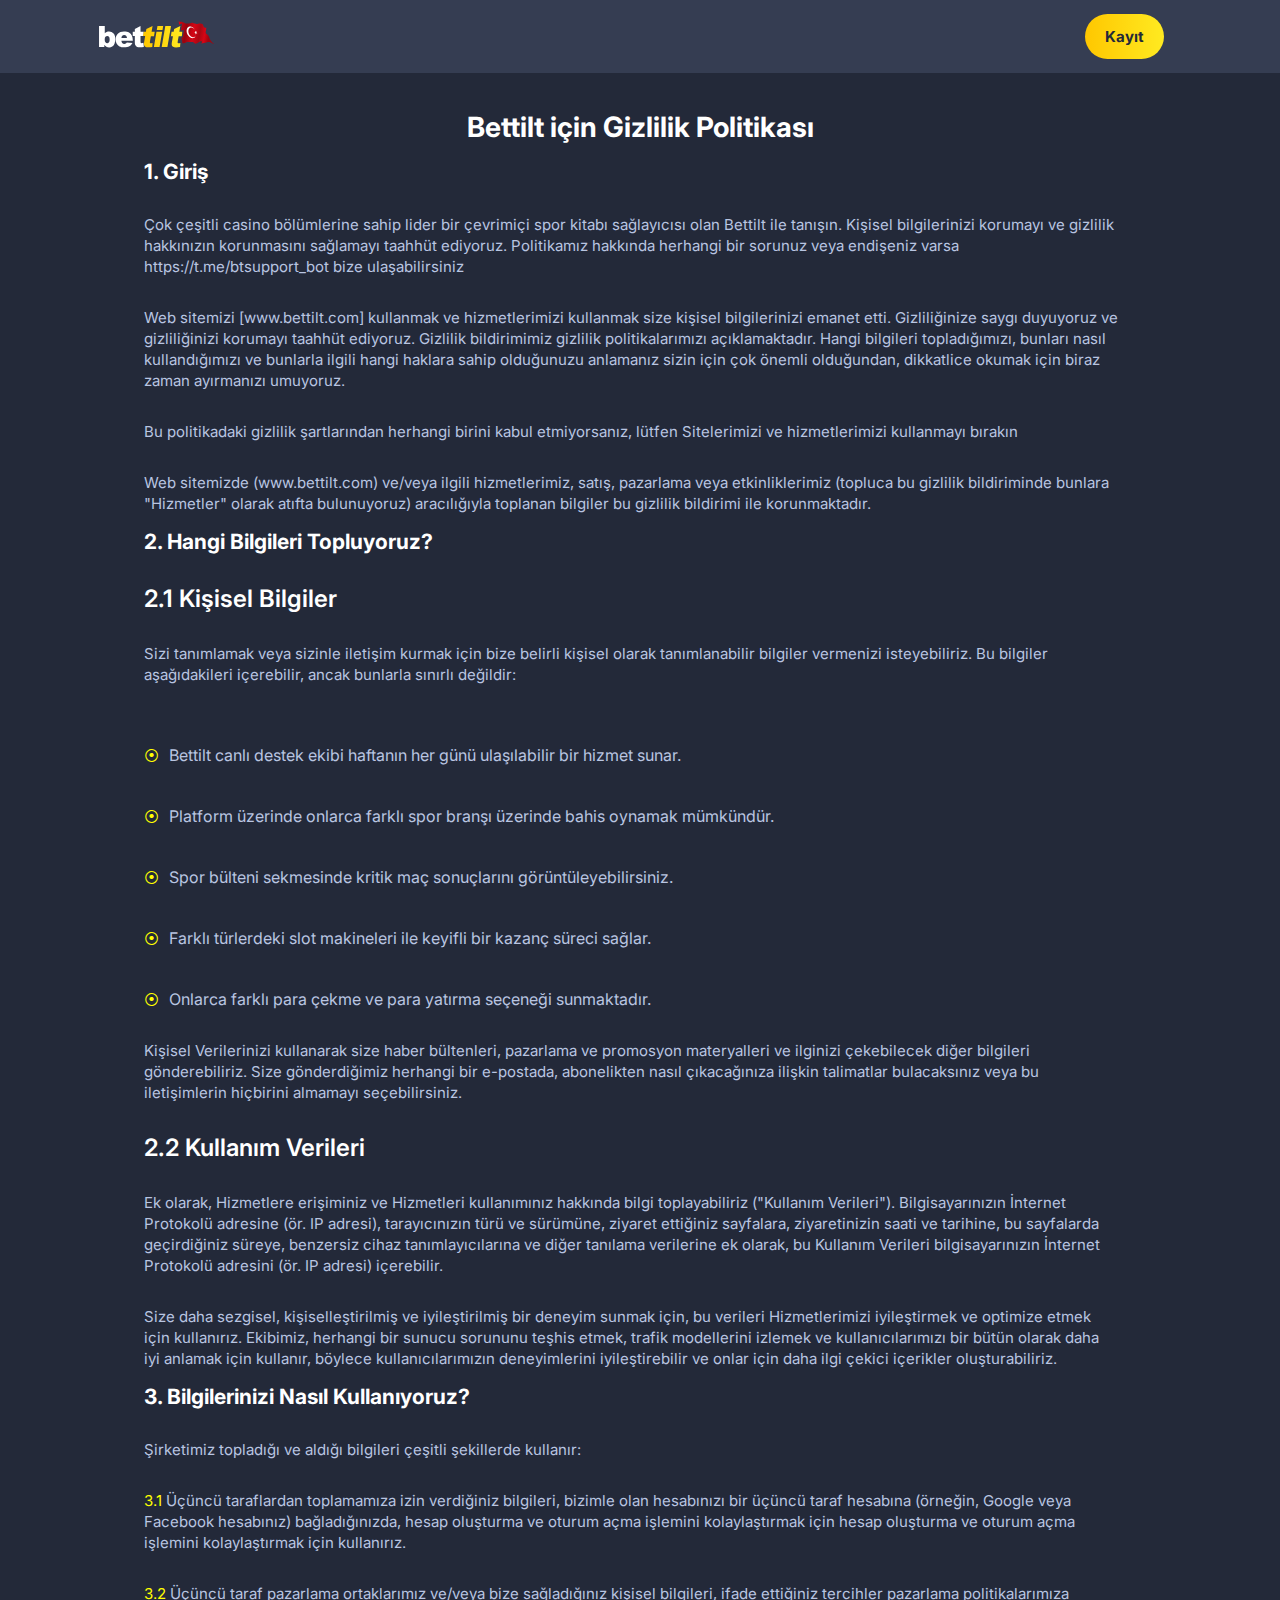
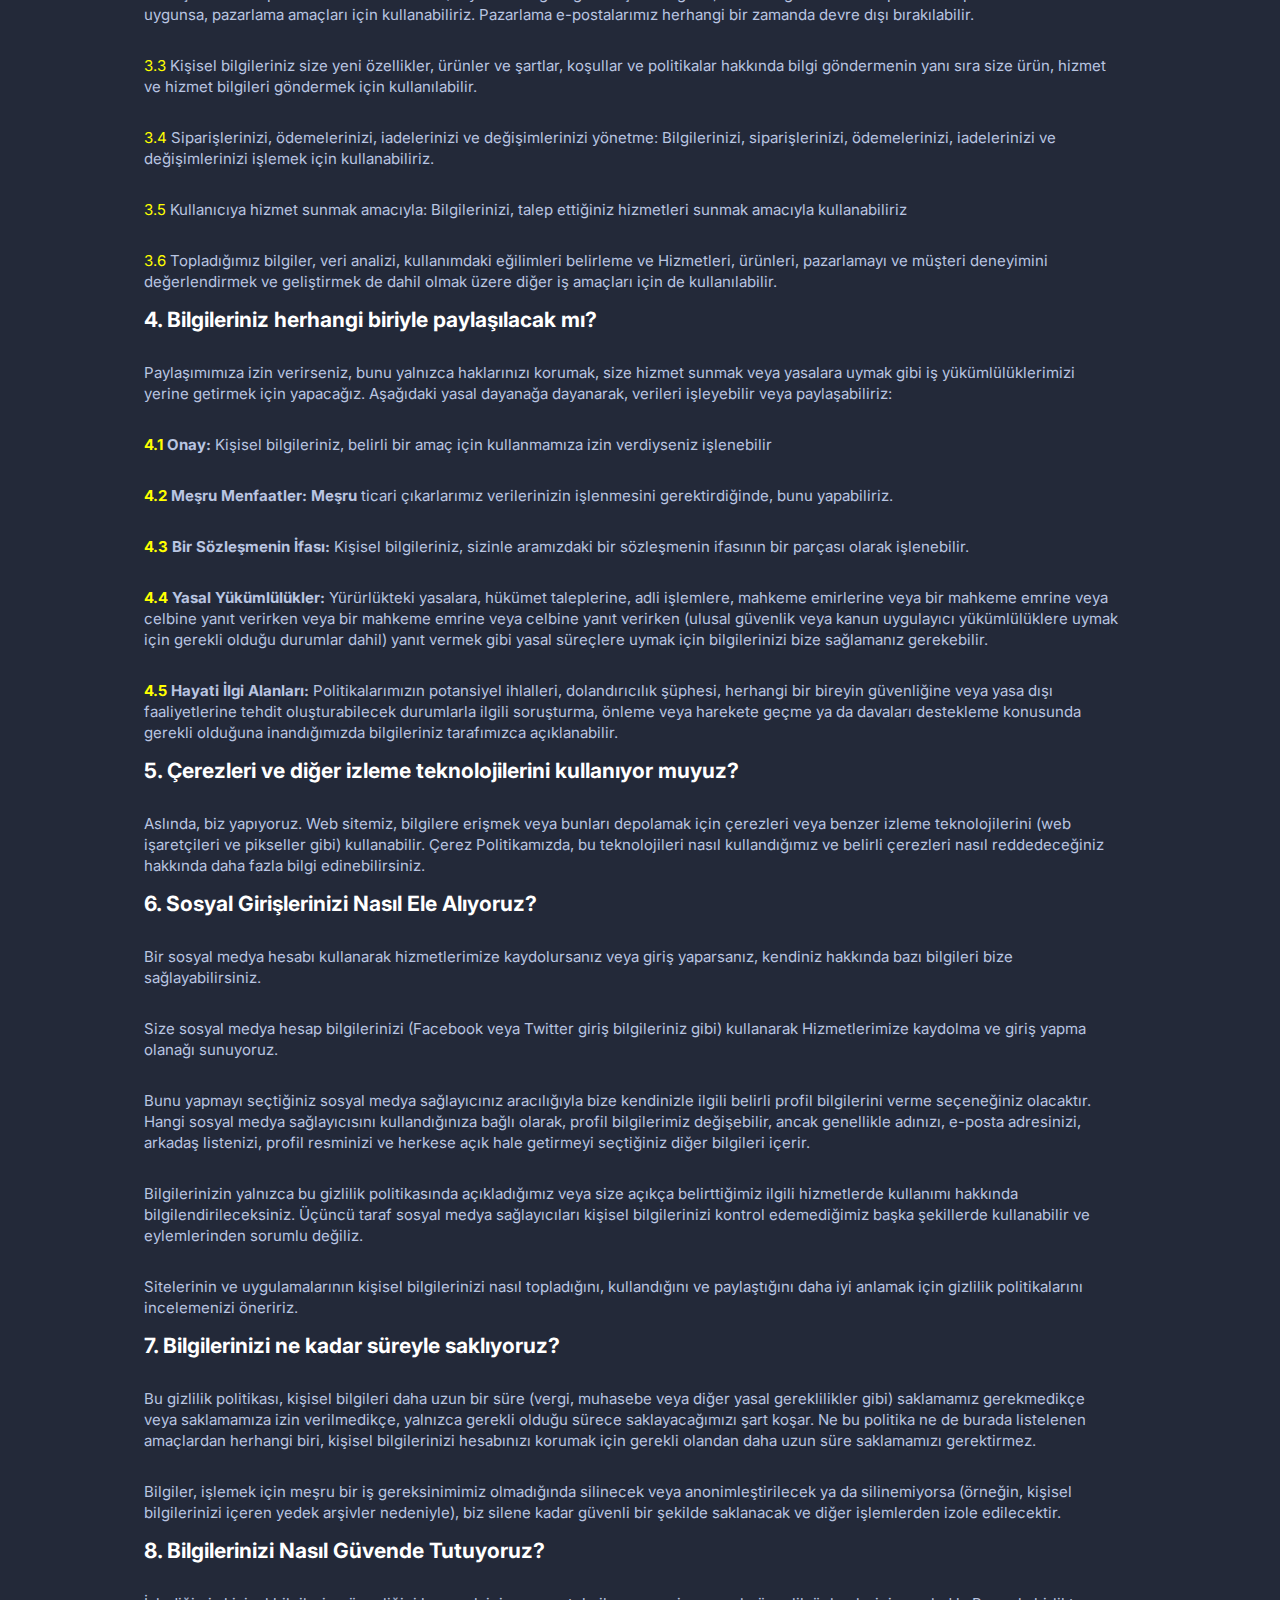
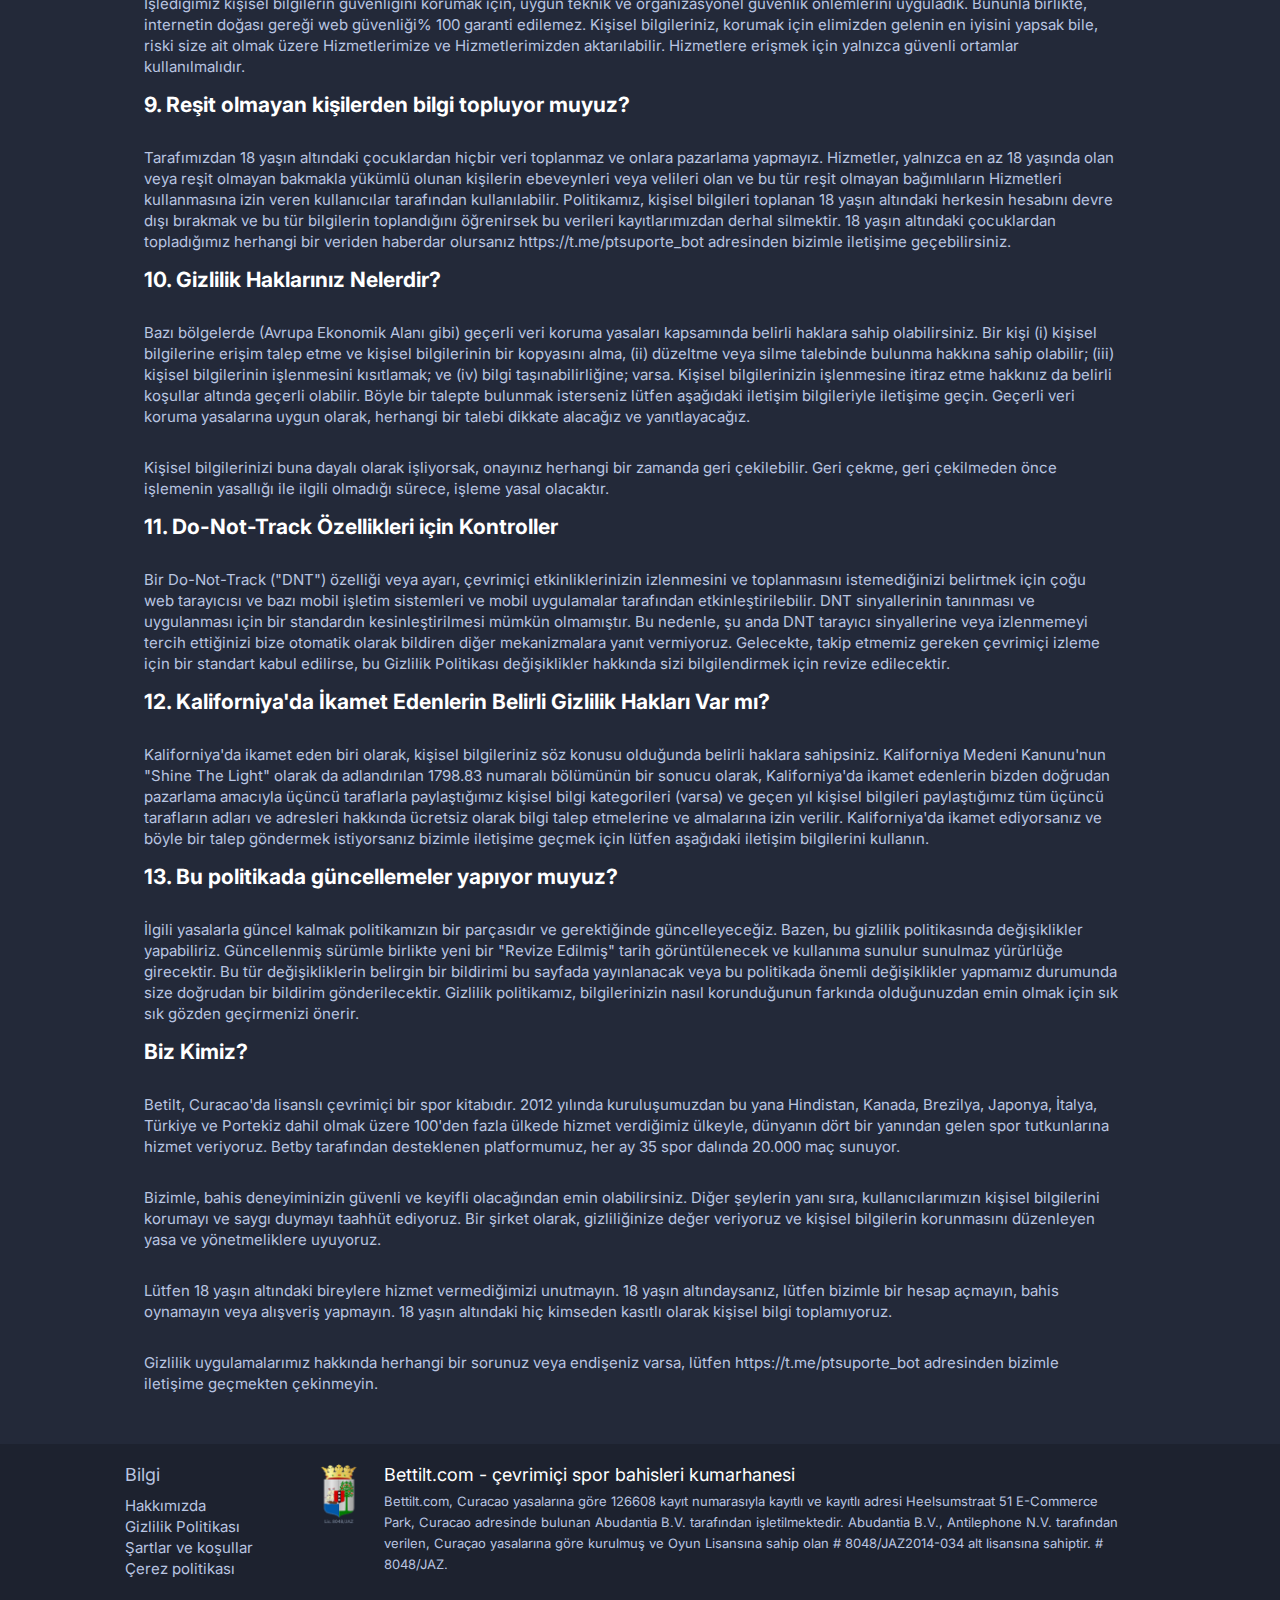
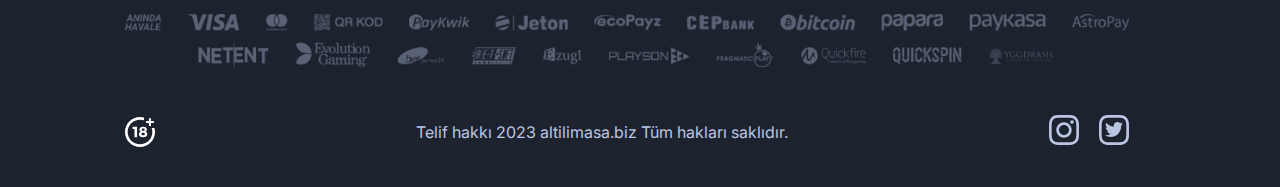
<file: privacy-policy.html>
<!DOCTYPE html><html lang="tr"><head><meta charset="UTF-8"><meta name="viewport" content="width=device-width, initial-scale=1.0"><title>Gizlilik Politikası</title><link rel="icon" href="favicon.b38a448d.ico" type="image/svg+xml"><link rel="stylesheet" href="style.4ebc5b77.css"><meta name="robots" content="noarchive"></head><body> <div class="welcome-banner"> <header id="header" class="header header__background"> <a href="/" class="header__logo-link"> <img class="header__logo" alt="bettilt logo" src="logo.4ab156c9.svg"> </a> <a href="https://btt-hi.hopghpfa.com/en-IN/sportsbook?partner=p2855p22255p564d&source=bettiltindiaNEW#registration-bonus" target="_blank" class="header__button-link" rel="nofollow"> Kayıt </a> </header> </div> <main class="main addictional-main"> <h1 class="main__title">Bettilt için Gizlilik Politikası</h1> <section class="section first-section"> <h3>1. Giriş</h3> <p>Çok çeşitli casino bölümlerine sahip lider bir çevrimiçi spor kitabı sağlayıcısı olan Bettilt ile tanışın. Kişisel bilgilerinizi korumayı ve gizlilik hakkınızın korunmasını sağlamayı taahhüt ediyoruz. Politikamız hakkında herhangi bir sorunuz veya endişeniz varsa https://t.me/btsupport_bot bize ulaşabilirsiniz</p> <p>Web sitemizi [www.bettilt.com] kullanmak ve hizmetlerimizi kullanmak size kişisel bilgilerinizi emanet etti. Gizliliğinize saygı duyuyoruz ve gizliliğinizi korumayı taahhüt ediyoruz. Gizlilik bildirimimiz gizlilik politikalarımızı açıklamaktadır. Hangi bilgileri topladığımızı, bunları nasıl kullandığımızı ve bunlarla ilgili hangi haklara sahip olduğunuzu anlamanız sizin için çok önemli olduğundan, dikkatlice okumak için biraz zaman ayırmanızı umuyoruz.</p> <p>Bu politikadaki gizlilik şartlarından herhangi birini kabul etmiyorsanız, lütfen Sitelerimizi ve hizmetlerimizi kullanmayı bırakın</p> <p>Web sitemizde (www.bettilt.com) ve/veya ilgili hizmetlerimiz, satış, pazarlama veya etkinliklerimiz (topluca bu gizlilik bildiriminde bunlara "Hizmetler" olarak atıfta bulunuyoruz) aracılığıyla toplanan bilgiler bu gizlilik bildirimi ile korunmaktadır.</p> </section> <section class="section"> <h3>2. Hangi Bilgileri Topluyoruz?</h3> <h4 class="section__pretitle">2.1 Kişisel Bilgiler</h4> <p>Sizi tanımlamak veya sizinle iletişim kurmak için bize belirli kişisel olarak tanımlanabilir bilgiler vermenizi isteyebiliriz. Bu bilgiler aşağıdakileri içerebilir, ancak bunlarla sınırlı değildir:</p> <div class="section__list-dots"> <div class="section__info-container"> <p class="yellowpoint">⦿</p> <p class="section__info">Bettilt canlı destek ekibi haftanın her günü ulaşılabilir bir hizmet sunar.</p> </div> <div class="section__info-container"> <p class="yellowpoint">⦿</p> <p class="section__info">Platform üzerinde onlarca farklı spor branşı üzerinde bahis oynamak mümkündür.</p> </div> <div class="section__info-container"> <p class="yellowpoint">⦿</p> <p class="section__info">Spor bülteni sekmesinde kritik maç sonuçlarını görüntüleyebilirsiniz.</p> </div> <div class="section__info-container"> <p class="yellowpoint">⦿</p> <p class="section__info">Farklı türlerdeki slot makineleri ile keyifli bir kazanç süreci sağlar.</p> </div> <div class="section__info-container"> <p class="yellowpoint">⦿</p> <p class="section__info">Onlarca farklı para çekme ve para yatırma seçeneği sunmaktadır.</p> </div> </div> <p>Kişisel Verilerinizi kullanarak size haber bültenleri, pazarlama ve promosyon materyalleri ve ilginizi çekebilecek diğer bilgileri gönderebiliriz. Size gönderdiğimiz herhangi bir e-postada, abonelikten nasıl çıkacağınıza ilişkin talimatlar bulacaksınız veya bu iletişimlerin hiçbirini almamayı seçebilirsiniz.</p> <h4 class="section__pretitle">2.2 Kullanım Verileri</h4> <p>Ek olarak, Hizmetlere erişiminiz ve Hizmetleri kullanımınız hakkında bilgi toplayabiliriz ("Kullanım Verileri"). Bilgisayarınızın İnternet Protokolü adresine (ör. IP adresi), tarayıcınızın türü ve sürümüne, ziyaret ettiğiniz sayfalara, ziyaretinizin saati ve tarihine, bu sayfalarda geçirdiğiniz süreye, benzersiz cihaz tanımlayıcılarına ve diğer tanılama verilerine ek olarak, bu Kullanım Verileri bilgisayarınızın İnternet Protokolü adresini (ör. IP adresi) içerebilir.</p> <p>Size daha sezgisel, kişiselleştirilmiş ve iyileştirilmiş bir deneyim sunmak için, bu verileri Hizmetlerimizi iyileştirmek ve optimize etmek için kullanırız. Ekibimiz, herhangi bir sunucu sorununu teşhis etmek, trafik modellerini izlemek ve kullanıcılarımızı bir bütün olarak daha iyi anlamak için kullanır, böylece kullanıcılarımızın deneyimlerini iyileştirebilir ve onlar için daha ilgi çekici içerikler oluşturabiliriz.</p> </section> <section class="section"> <h3>3. Bilgilerinizi Nasıl Kullanıyoruz?</h3> <p>Şirketimiz topladığı ve aldığı bilgileri çeşitli şekillerde kullanır:</p> <p><span class="yellowpoint">3.1</span> Üçüncü taraflardan toplamamıza izin verdiğiniz bilgileri, bizimle olan hesabınızı bir üçüncü taraf hesabına (örneğin, Google veya Facebook hesabınız) bağladığınızda, hesap oluşturma ve oturum açma işlemini kolaylaştırmak için hesap oluşturma ve oturum açma işlemini kolaylaştırmak için kullanırız.</p> <p><span class="yellowpoint">3.2</span> Üçüncü taraf pazarlama ortaklarımız ve/veya bize sağladığınız kişisel bilgileri, ifade ettiğiniz tercihler pazarlama politikalarımıza uygunsa, pazarlama amaçları için kullanabiliriz. Pazarlama e-postalarımız herhangi bir zamanda devre dışı bırakılabilir.</p> <p><span class="yellowpoint">3.3</span> Kişisel bilgileriniz size yeni özellikler, ürünler ve şartlar, koşullar ve politikalar hakkında bilgi göndermenin yanı sıra size ürün, hizmet ve hizmet bilgileri göndermek için kullanılabilir.</p> <p><span class="yellowpoint">3.4</span> Siparişlerinizi, ödemelerinizi, iadelerinizi ve değişimlerinizi yönetme: Bilgilerinizi, siparişlerinizi, ödemelerinizi, iadelerinizi ve değişimlerinizi işlemek için kullanabiliriz.</p> <p><span class="yellowpoint">3.5</span> Kullanıcıya hizmet sunmak amacıyla: Bilgilerinizi, talep ettiğiniz hizmetleri sunmak amacıyla kullanabiliriz</p> <p><span class="yellowpoint">3.6</span> Topladığımız bilgiler, veri analizi, kullanımdaki eğilimleri belirleme ve Hizmetleri, ürünleri, pazarlamayı ve müşteri deneyimini değerlendirmek ve geliştirmek de dahil olmak üzere diğer iş amaçları için de kullanılabilir.</p> </section> <section class="section"> <h3>4. Bilgileriniz herhangi biriyle paylaşılacak mı?</h3> <p>Paylaşımımıza izin verirseniz, bunu yalnızca haklarınızı korumak, size hizmet sunmak veya yasalara uymak gibi iş yükümlülüklerimizi yerine getirmek için yapacağız. Aşağıdaki yasal dayanağa dayanarak, verileri işleyebilir veya paylaşabiliriz:</p> <p><strong><span class="yellowpoint">4.1</span> Onay:</strong> Kişisel bilgileriniz, belirli bir amaç için kullanmamıza izin verdiyseniz işlenebilir</p> <p><strong><span class="yellowpoint">4.2</span> Meşru Menfaatler: Meşru</strong> ticari çıkarlarımız verilerinizin işlenmesini gerektirdiğinde, bunu yapabiliriz.</p> <p><strong><span class="yellowpoint">4.3</span> Bir Sözleşmenin İfası:</strong> Kişisel bilgileriniz, sizinle aramızdaki bir sözleşmenin ifasının bir parçası olarak işlenebilir.</p> <p><strong><span class="yellowpoint">4.4</span> Yasal Yükümlülükler:</strong> Yürürlükteki yasalara, hükümet taleplerine, adli işlemlere, mahkeme emirlerine veya bir mahkeme emrine veya celbine yanıt verirken veya bir mahkeme emrine veya celbine yanıt verirken (ulusal güvenlik veya kanun uygulayıcı yükümlülüklere uymak için gerekli olduğu durumlar dahil) yanıt vermek gibi yasal süreçlere uymak için bilgilerinizi bize sağlamanız gerekebilir.</p> <p><strong><span class="yellowpoint">4.5</span> Hayati İlgi Alanları:</strong> Politikalarımızın potansiyel ihlalleri, dolandırıcılık şüphesi, herhangi bir bireyin güvenliğine veya yasa dışı faaliyetlerine tehdit oluşturabilecek durumlarla ilgili soruşturma, önleme veya harekete geçme ya da davaları destekleme konusunda gerekli olduğuna inandığımızda bilgileriniz tarafımızca açıklanabilir.</p> </section> <section class="section"> <h3>5. Çerezleri ve diğer izleme teknolojilerini kullanıyor muyuz?</h3> <p>Aslında, biz yapıyoruz. Web sitemiz, bilgilere erişmek veya bunları depolamak için çerezleri veya benzer izleme teknolojilerini (web işaretçileri ve pikseller gibi) kullanabilir. Çerez Politikamızda, bu teknolojileri nasıl kullandığımız ve belirli çerezleri nasıl reddedeceğiniz hakkında daha fazla bilgi edinebilirsiniz.</p> </section> <section class="section"> <h3>6. Sosyal Girişlerinizi Nasıl Ele Alıyoruz?</h3> <p>Bir sosyal medya hesabı kullanarak hizmetlerimize kaydolursanız veya giriş yaparsanız, kendiniz hakkında bazı bilgileri bize sağlayabilirsiniz.</p> <p>Size sosyal medya hesap bilgilerinizi (Facebook veya Twitter giriş bilgileriniz gibi) kullanarak Hizmetlerimize kaydolma ve giriş yapma olanağı sunuyoruz. </p> <p>Bunu yapmayı seçtiğiniz sosyal medya sağlayıcınız aracılığıyla bize kendinizle ilgili belirli profil bilgilerini verme seçeneğiniz olacaktır. Hangi sosyal medya sağlayıcısını kullandığınıza bağlı olarak, profil bilgilerimiz değişebilir, ancak genellikle adınızı, e-posta adresinizi, arkadaş listenizi, profil resminizi ve herkese açık hale getirmeyi seçtiğiniz diğer bilgileri içerir.</p> <p>Bilgilerinizin yalnızca bu gizlilik politikasında açıkladığımız veya size açıkça belirttiğimiz ilgili hizmetlerde kullanımı hakkında bilgilendirileceksiniz. Üçüncü taraf sosyal medya sağlayıcıları kişisel bilgilerinizi kontrol edemediğimiz başka şekillerde kullanabilir ve eylemlerinden sorumlu değiliz.</p> <p>Sitelerinin ve uygulamalarının kişisel bilgilerinizi nasıl topladığını, kullandığını ve paylaştığını daha iyi anlamak için gizlilik politikalarını incelemenizi öneririz.</p> </section> <section class="section"> <h3>7. Bilgilerinizi ne kadar süreyle saklıyoruz?</h3> <p>Bu gizlilik politikası, kişisel bilgileri daha uzun bir süre (vergi, muhasebe veya diğer yasal gereklilikler gibi) saklamamız gerekmedikçe veya saklamamıza izin verilmedikçe, yalnızca gerekli olduğu sürece saklayacağımızı şart koşar. Ne bu politika ne de burada listelenen amaçlardan herhangi biri, kişisel bilgilerinizi hesabınızı korumak için gerekli olandan daha uzun süre saklamamızı gerektirmez.</p> <p>Bilgiler, işlemek için meşru bir iş gereksinimimiz olmadığında silinecek veya anonimleştirilecek ya da silinemiyorsa (örneğin, kişisel bilgilerinizi içeren yedek arşivler nedeniyle), biz silene kadar güvenli bir şekilde saklanacak ve diğer işlemlerden izole edilecektir.</p> </section> <section class="section"> <h3>8. Bilgilerinizi Nasıl Güvende Tutuyoruz?</h3> <p>İşlediğimiz kişisel bilgilerin güvenliğini korumak için, uygun teknik ve organizasyonel güvenlik önlemlerini uyguladık. Bununla birlikte, internetin doğası gereği web güvenliği% 100 garanti edilemez. Kişisel bilgileriniz, korumak için elimizden gelenin en iyisini yapsak bile, riski size ait olmak üzere Hizmetlerimize ve Hizmetlerimizden aktarılabilir. Hizmetlere erişmek için yalnızca güvenli ortamlar kullanılmalıdır.</p> </section> <section class="section"> <h3>9. Reşit olmayan kişilerden bilgi topluyor muyuz?</h3> <p>Tarafımızdan 18 yaşın altındaki çocuklardan hiçbir veri toplanmaz ve onlara pazarlama yapmayız. Hizmetler, yalnızca en az 18 yaşında olan veya reşit olmayan bakmakla yükümlü olunan kişilerin ebeveynleri veya velileri olan ve bu tür reşit olmayan bağımlıların Hizmetleri kullanmasına izin veren kullanıcılar tarafından kullanılabilir. Politikamız, kişisel bilgileri toplanan 18 yaşın altındaki herkesin hesabını devre dışı bırakmak ve bu tür bilgilerin toplandığını öğrenirsek bu verileri kayıtlarımızdan derhal silmektir. 18 yaşın altındaki çocuklardan topladığımız herhangi bir veriden haberdar olursanız https://t.me/ptsuporte_bot adresinden bizimle iletişime geçebilirsiniz.</p> </section> <section class="section"> <h3>10. Gizlilik Haklarınız Nelerdir?</h3> <p>Bazı bölgelerde (Avrupa Ekonomik Alanı gibi) geçerli veri koruma yasaları kapsamında belirli haklara sahip olabilirsiniz. Bir kişi (i) kişisel bilgilerine erişim talep etme ve kişisel bilgilerinin bir kopyasını alma, (ii) düzeltme veya silme talebinde bulunma hakkına sahip olabilir; (iii) kişisel bilgilerinin işlenmesini kısıtlamak; ve (iv) bilgi taşınabilirliğine; varsa. Kişisel bilgilerinizin işlenmesine itiraz etme hakkınız da belirli koşullar altında geçerli olabilir. Böyle bir talepte bulunmak isterseniz lütfen aşağıdaki iletişim bilgileriyle iletişime geçin. Geçerli veri koruma yasalarına uygun olarak, herhangi bir talebi dikkate alacağız ve yanıtlayacağız.</p> <p>Kişisel bilgilerinizi buna dayalı olarak işliyorsak, onayınız herhangi bir zamanda geri çekilebilir. Geri çekme, geri çekilmeden önce işlemenin yasallığı ile ilgili olmadığı sürece, işleme yasal olacaktır.</p> </section> <section class="section"> <h3>11. Do-Not-Track Özellikleri için Kontroller</h3> <p>Bir Do-Not-Track ("DNT") özelliği veya ayarı, çevrimiçi etkinliklerinizin izlenmesini ve toplanmasını istemediğinizi belirtmek için çoğu web tarayıcısı ve bazı mobil işletim sistemleri ve mobil uygulamalar tarafından etkinleştirilebilir. DNT sinyallerinin tanınması ve uygulanması için bir standardın kesinleştirilmesi mümkün olmamıştır. Bu nedenle, şu anda DNT tarayıcı sinyallerine veya izlenmemeyi tercih ettiğinizi bize otomatik olarak bildiren diğer mekanizmalara yanıt vermiyoruz. Gelecekte, takip etmemiz gereken çevrimiçi izleme için bir standart kabul edilirse, bu Gizlilik Politikası değişiklikler hakkında sizi bilgilendirmek için revize edilecektir.</p> </section> <section class="section"> <h3>12. Kaliforniya'da İkamet Edenlerin Belirli Gizlilik Hakları Var mı?</h3> <p>Kaliforniya'da ikamet eden biri olarak, kişisel bilgileriniz söz konusu olduğunda belirli haklara sahipsiniz. Kaliforniya Medeni Kanunu'nun "Shine The Light" olarak da adlandırılan 1798.83 numaralı bölümünün bir sonucu olarak, Kaliforniya'da ikamet edenlerin bizden doğrudan pazarlama amacıyla üçüncü taraflarla paylaştığımız kişisel bilgi kategorileri (varsa) ve geçen yıl kişisel bilgileri paylaştığımız tüm üçüncü tarafların adları ve adresleri hakkında ücretsiz olarak bilgi talep etmelerine ve almalarına izin verilir. Kaliforniya'da ikamet ediyorsanız ve böyle bir talep göndermek istiyorsanız bizimle iletişime geçmek için lütfen aşağıdaki iletişim bilgilerini kullanın.</p> </section> <section class="section"> <h3>13. Bu politikada güncellemeler yapıyor muyuz?</h3> <p>İlgili yasalarla güncel kalmak politikamızın bir parçasıdır ve gerektiğinde güncelleyeceğiz. Bazen, bu gizlilik politikasında değişiklikler yapabiliriz. Güncellenmiş sürümle birlikte yeni bir "Revize Edilmiş" tarih görüntülenecek ve kullanıma sunulur sunulmaz yürürlüğe girecektir. Bu tür değişikliklerin belirgin bir bildirimi bu sayfada yayınlanacak veya bu politikada önemli değişiklikler yapmamız durumunda size doğrudan bir bildirim gönderilecektir. Gizlilik politikamız, bilgilerinizin nasıl korunduğunun farkında olduğunuzdan emin olmak için sık sık gözden geçirmenizi önerir.</p> </section> <section class="section"> <h3>Biz Kimiz?</h3> <p>Betilt, Curacao'da lisanslı çevrimiçi bir spor kitabıdır. 2012 yılında kuruluşumuzdan bu yana Hindistan, Kanada, Brezilya, Japonya, İtalya, Türkiye ve Portekiz dahil olmak üzere 100'den fazla ülkede hizmet verdiğimiz ülkeyle, dünyanın dört bir yanından gelen spor tutkunlarına hizmet veriyoruz. Betby tarafından desteklenen platformumuz, her ay 35 spor dalında 20.000 maç sunuyor.</p> <p>Bizimle, bahis deneyiminizin güvenli ve keyifli olacağından emin olabilirsiniz. Diğer şeylerin yanı sıra, kullanıcılarımızın kişisel bilgilerini korumayı ve saygı duymayı taahhüt ediyoruz. Bir şirket olarak, gizliliğinize değer veriyoruz ve kişisel bilgilerin korunmasını düzenleyen yasa ve yönetmeliklere uyuyoruz.</p> <p>Lütfen 18 yaşın altındaki bireylere hizmet vermediğimizi unutmayın. 18 yaşın altındaysanız, lütfen bizimle bir hesap açmayın, bahis oynamayın veya alışveriş yapmayın. 18 yaşın altındaki hiç kimseden kasıtlı olarak kişisel bilgi toplamıyoruz.</p> <p>Gizlilik uygulamalarımız hakkında herhangi bir sorunuz veya endişeniz varsa, lütfen https://t.me/ptsuporte_bot adresinden bizimle iletişime geçmekten çekinmeyin.</p> </section> </main> <a href="#head_pp" class="scroll-top"> <img src="arrow-top.864fd60f.png" alt="arrow-top" class="arrow-top"> </a> <footer class="footer"> <div class="footer__casino"> <div class="footer__links"> <p class="footer__links-title">Bilgi</p> <a href="about-us.html" class="footer__link">Hakkımızda</a> <a href="privacy-policy.html" class="footer__link">Gizlilik Politikası</a> <a href="terms-and-conditions.html" class="footer__link">Şartlar ve koşullar</a> <a href="cookie-policy.html" class="footer__link">Çerez politikası</a> </div> <div class="footer__social-links--mobile"> <a target="_blank" rel="nofollow" href="https://instagram.com/in_bettilt?igshid=MmIzYWVlNDQ5Yg==" class="footer__social-link"> <img src="instagram.8eba183f.svg" alt="instagram" class="footer__social-link-image"> </a> <a target="_blank" rel="nofollow" href="https://twitter.com/bettilt_in?s=21&t=aEdbIC_1inzgar1i88gGJw" class="footer__social-link"> <img src="twitter.45fbdfec.svg" alt="twitter" class="footer__social-link-image"> </a> </div> <div class="footer__info"> <img src="footer-image.f855de46.png" alt="footer logo" class="footer__image"> <div class="footer__info-text"> <p class="footer__info-title">Bettilt.com - çevrimiçi spor bahisleri kumarhanesi</p> <p class="footer__info-paragraph">Bettilt.com, Curacao yasalarına göre 126608 kayıt numarasıyla kayıtlı ve kayıtlı adresi Heelsumstraat 51 E-Commerce Park, Curacao adresinde bulunan Abudantia B.V. tarafından işletilmektedir. Abudantia B.V., Antilephone N.V. tarafından verilen, Curaçao yasalarına göre kurulmuş ve Oyun Lisansına sahip olan # 8048/JAZ2014-034 alt lisansına sahiptir. # 8048/JAZ.</p> </div> </div> </div> <img src="payment-systems.44e287ca.webp" alt="paymant systems" class="footer__payment-images"> <div class="footer__images"> <img src="18Plus.eb75ff91.svg" alt="18 plus" class="footer__image footer__image-18plus"> <span>Telif hakkı 2023 altilimasa.biz Tüm hakları saklıdır.</span> <div class="footer__social-links"> <a target="_blank" rel="nofollow" href="https://instagram.com/in_bettilt?igshid=MmIzYWVlNDQ5Yg==" class="footer__social-link"> <img src="instagram.8eba183f.svg" alt="instagram" class="footer__social-link-image"> </a> <a target="_blank" rel="nofollow" href="https://twitter.com/bettilt_in?s=21&t=aEdbIC_1inzgar1i88gGJw" class="footer__social-link"> <img src="twitter.45fbdfec.svg" alt="twitter" class="footer__social-link-image"> </a> </div> </div> </footer> <script type="text/javascript" src="addictional-pages.999a9f6a.js"></script> </body></html>
</file>
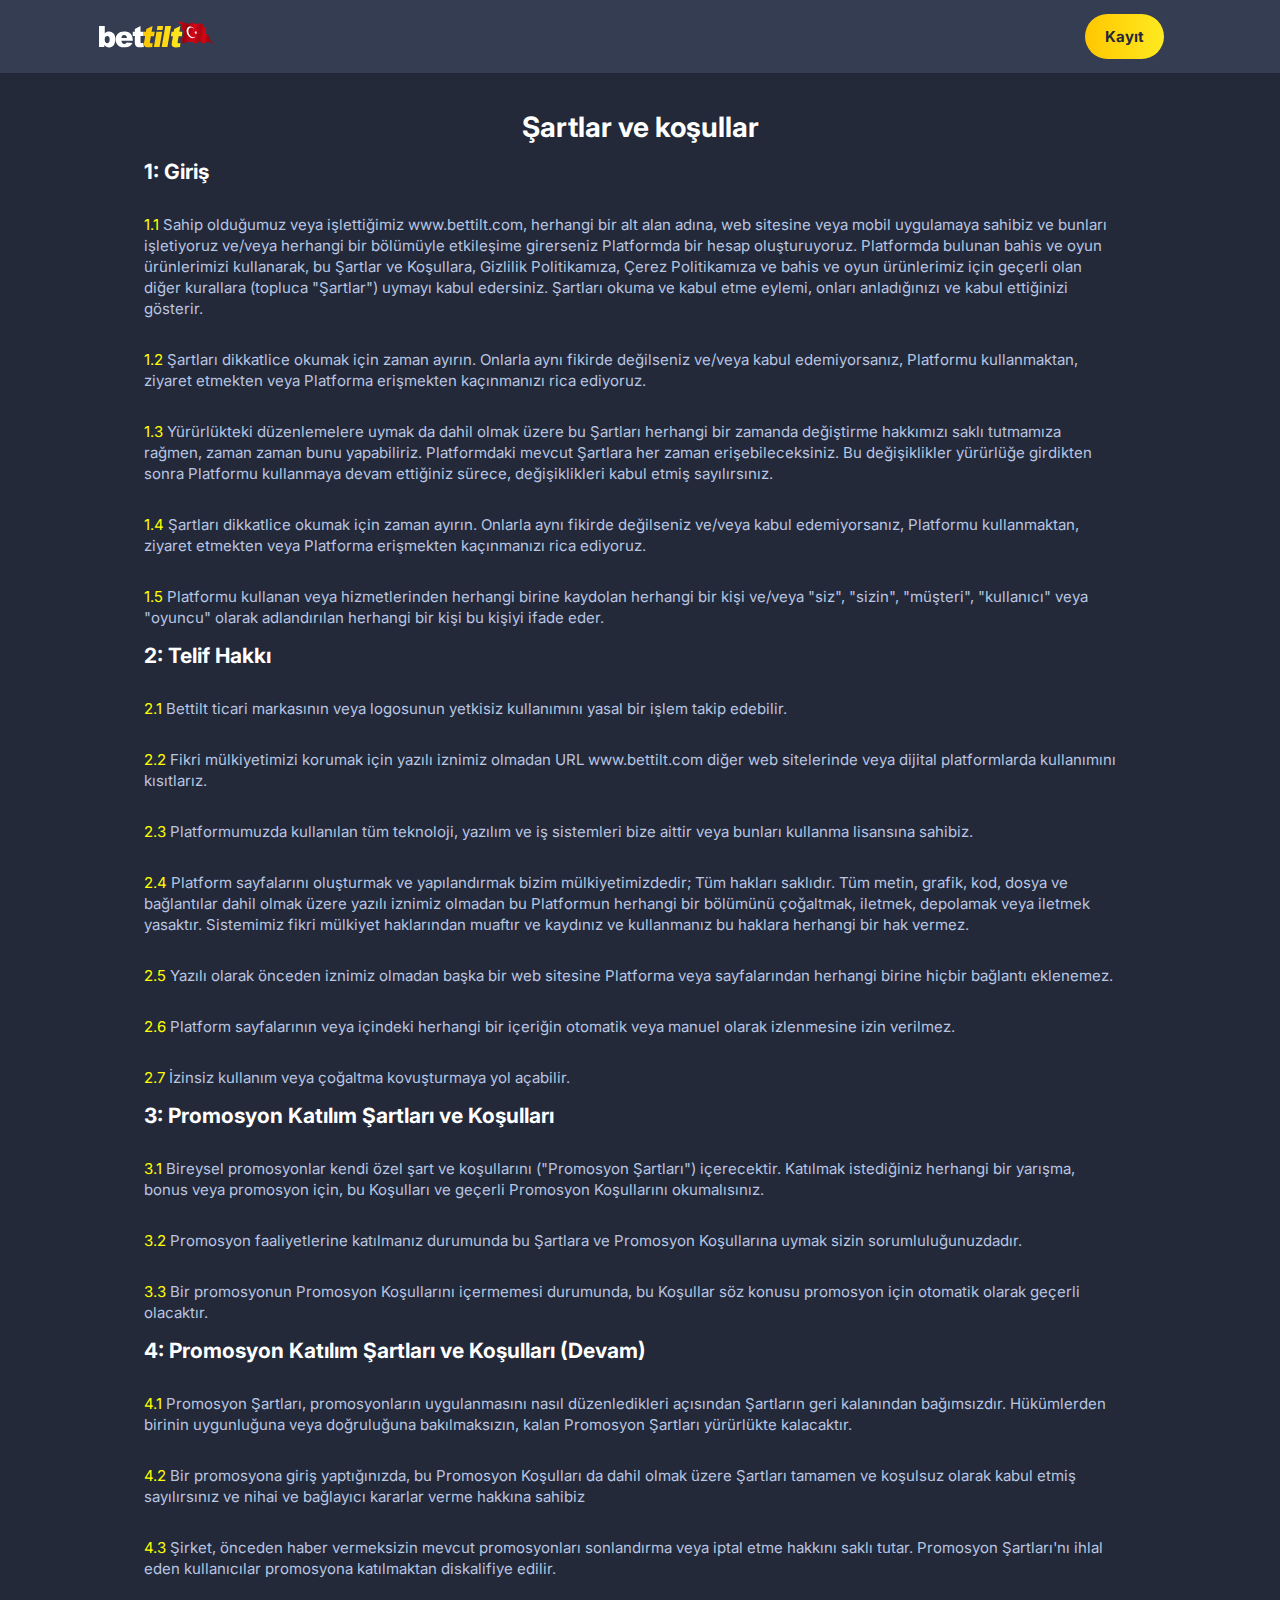
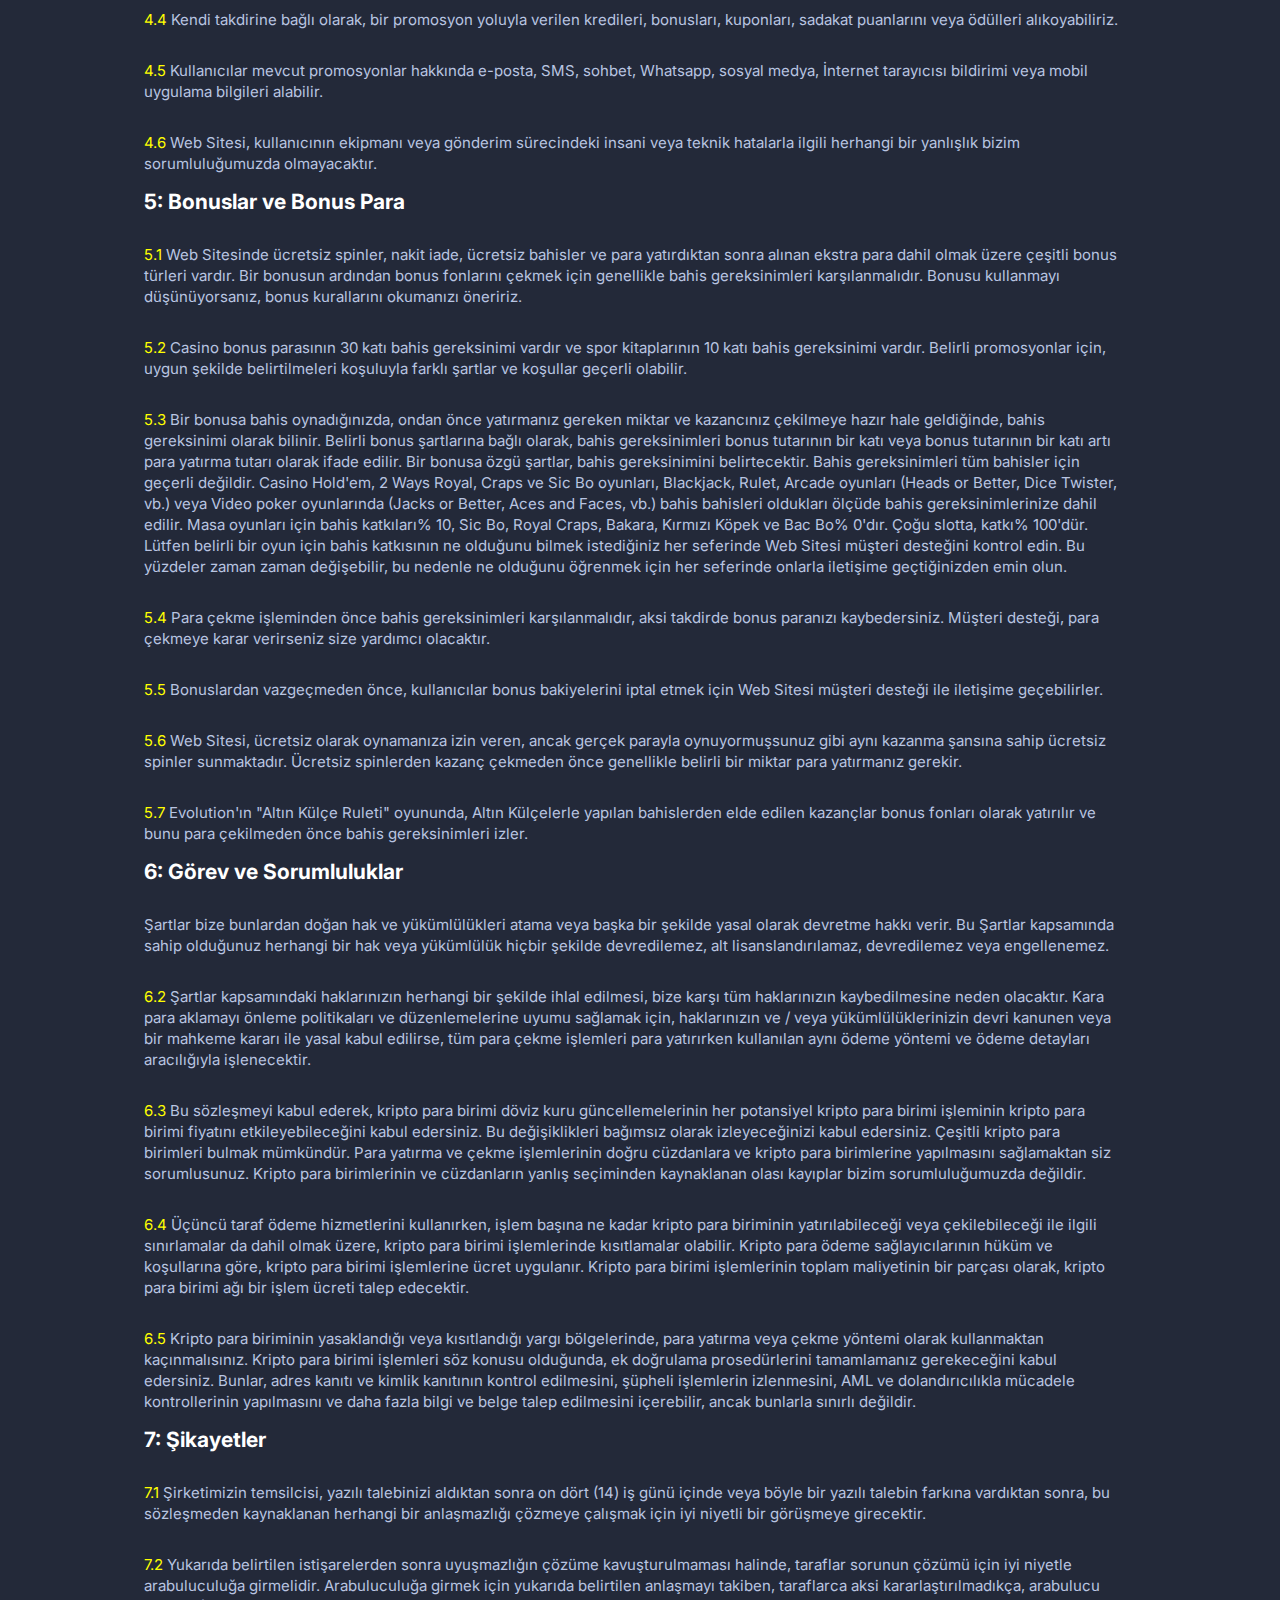
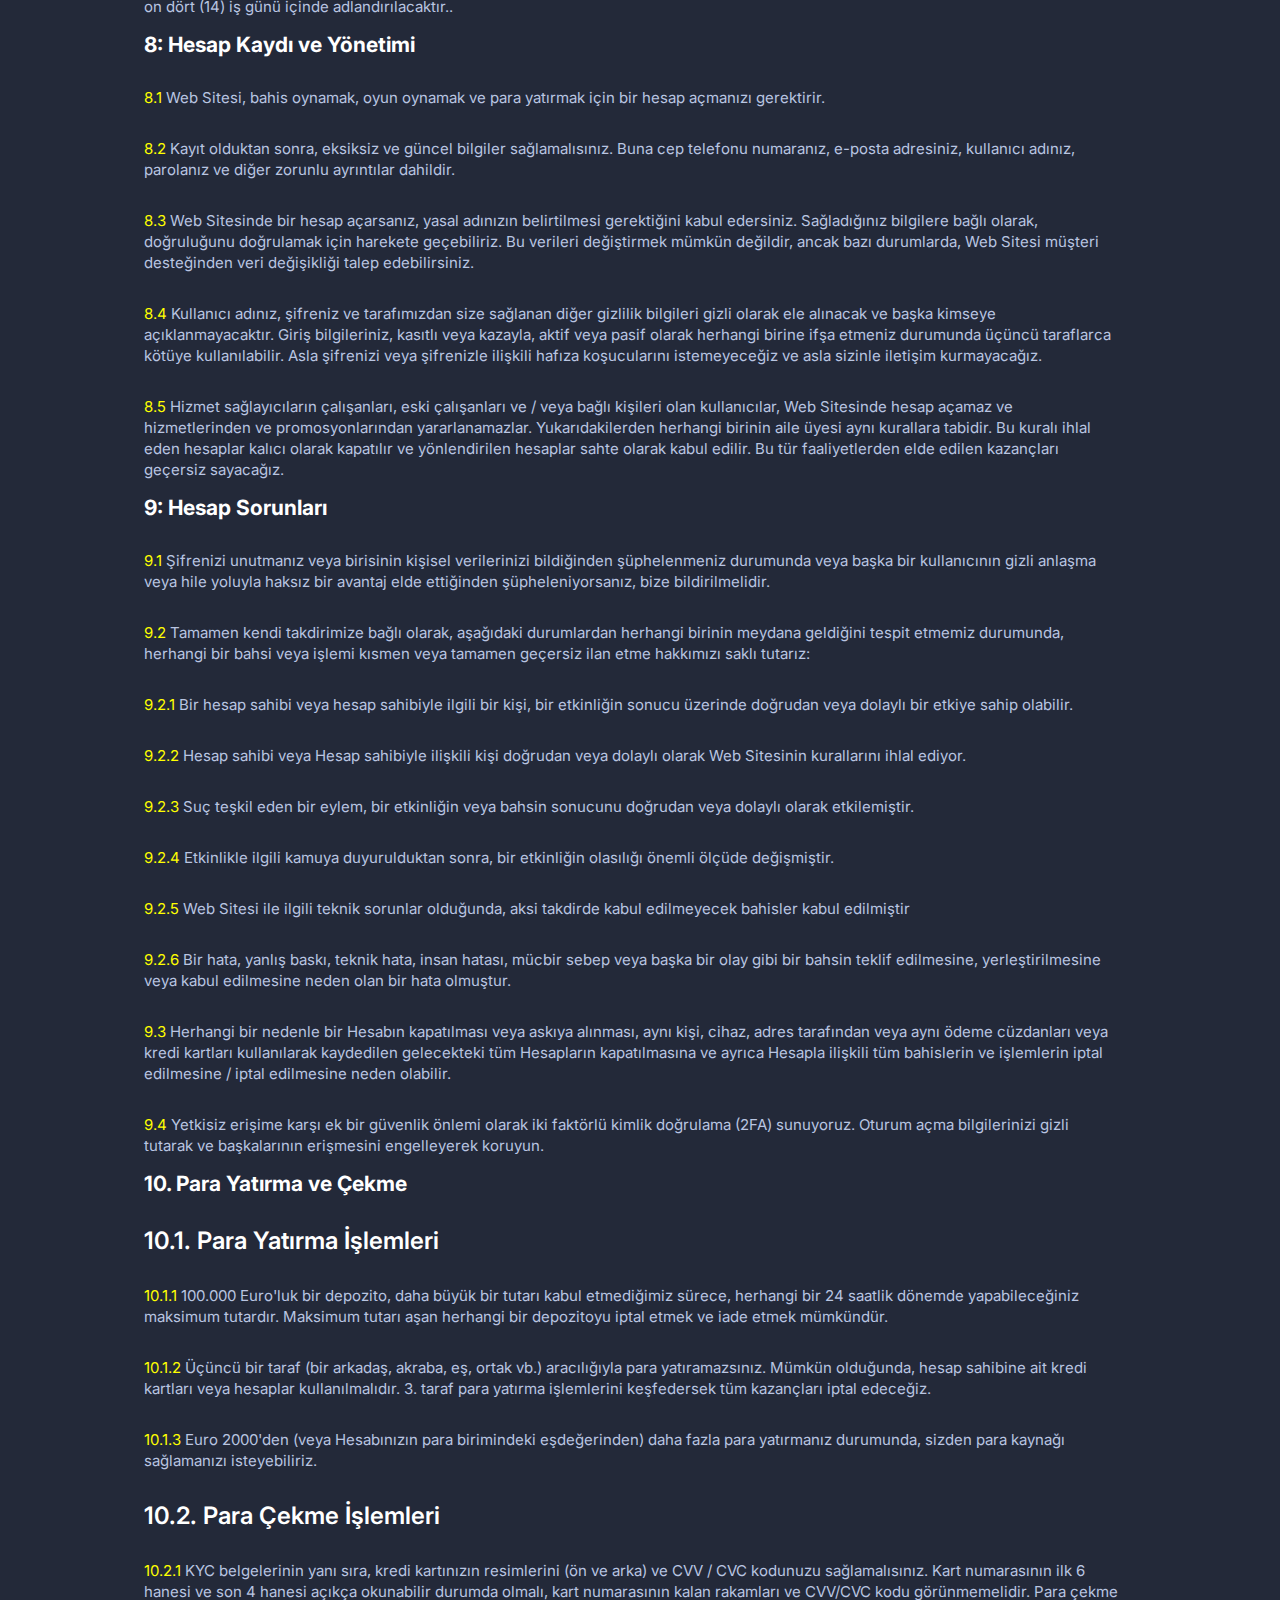
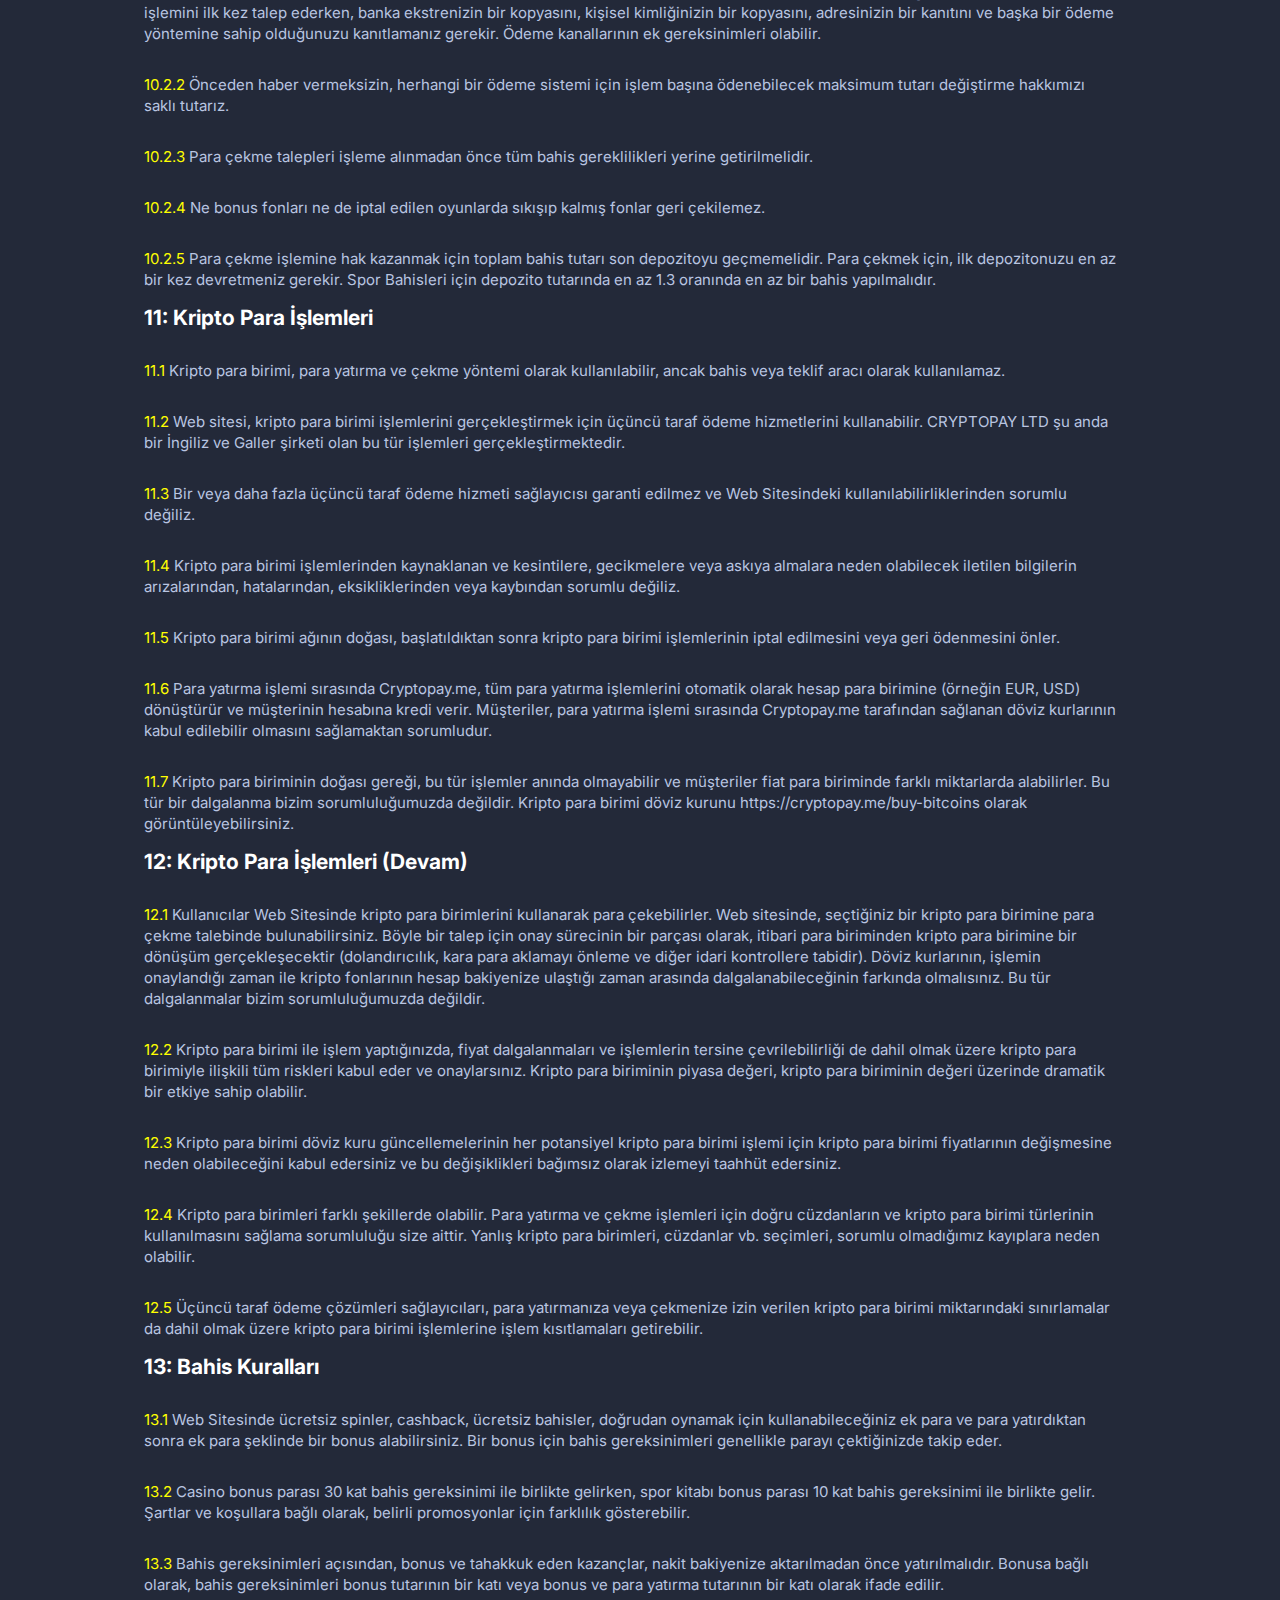
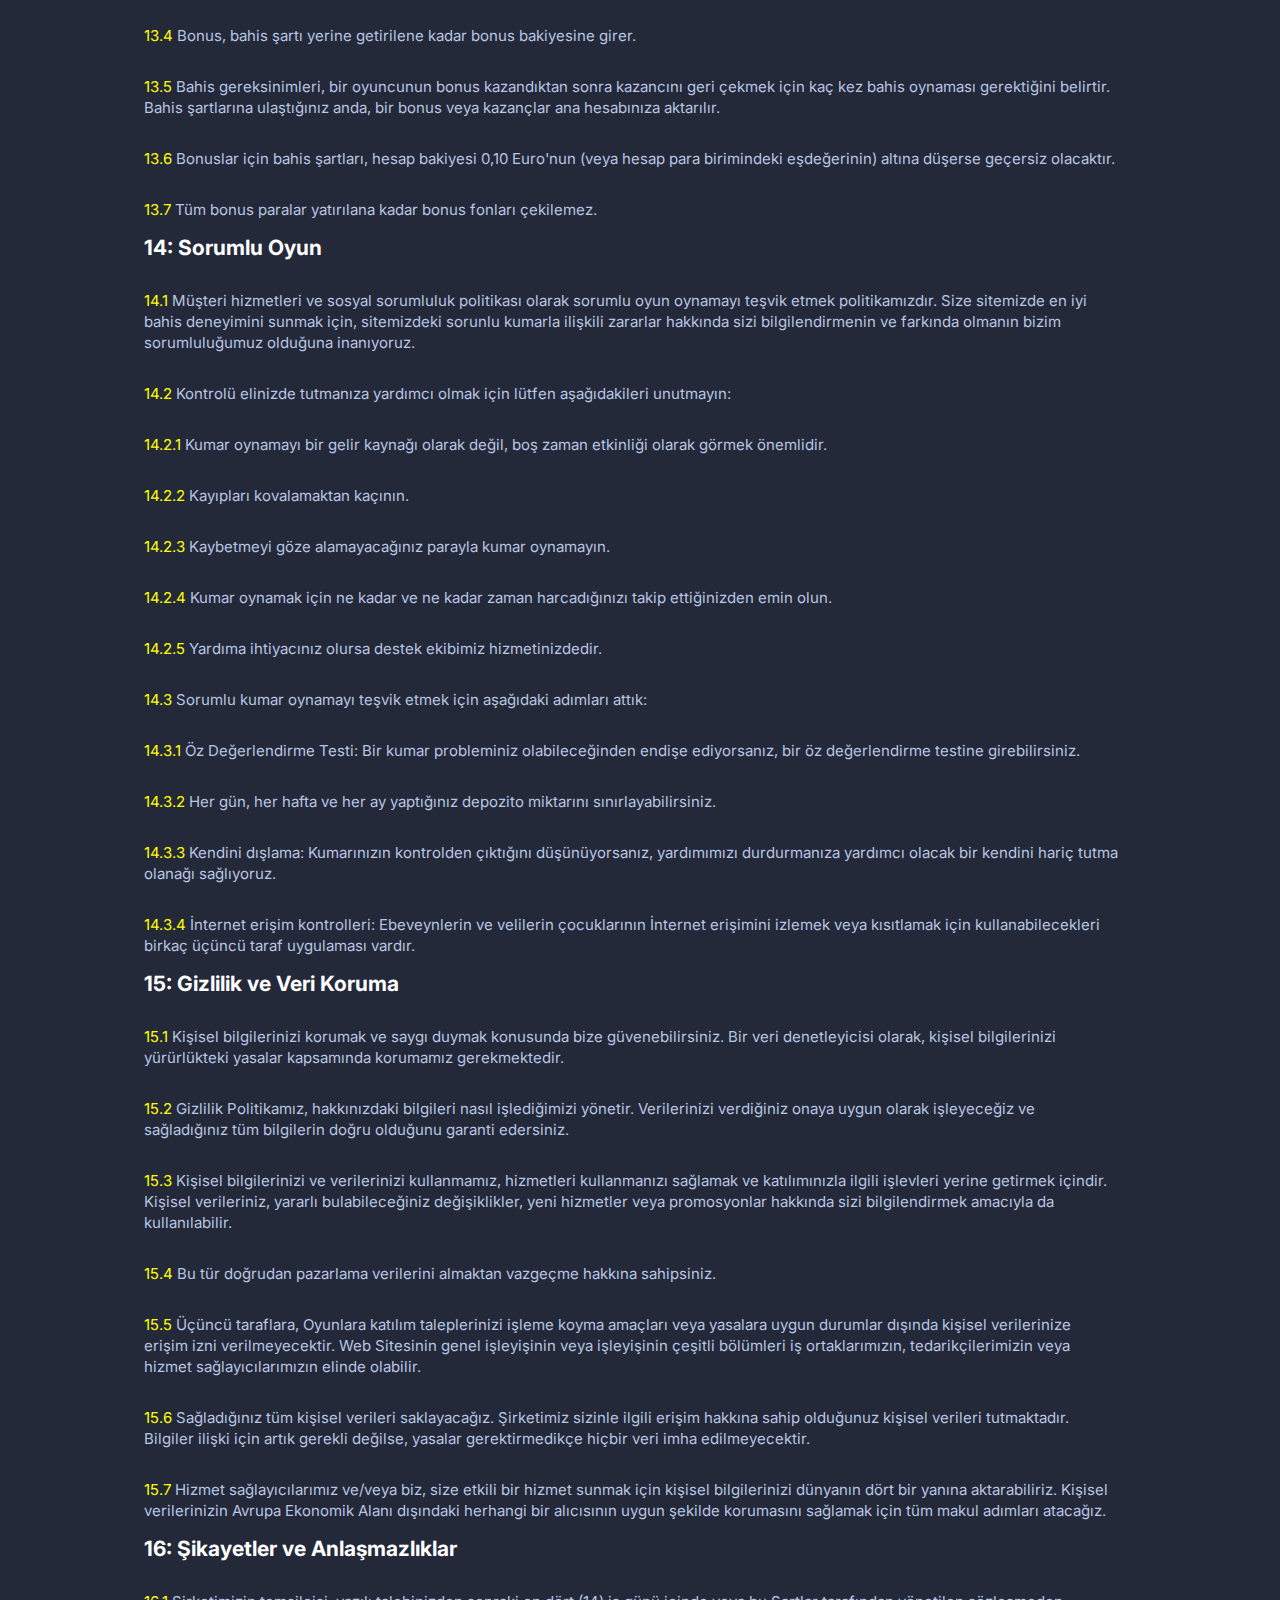
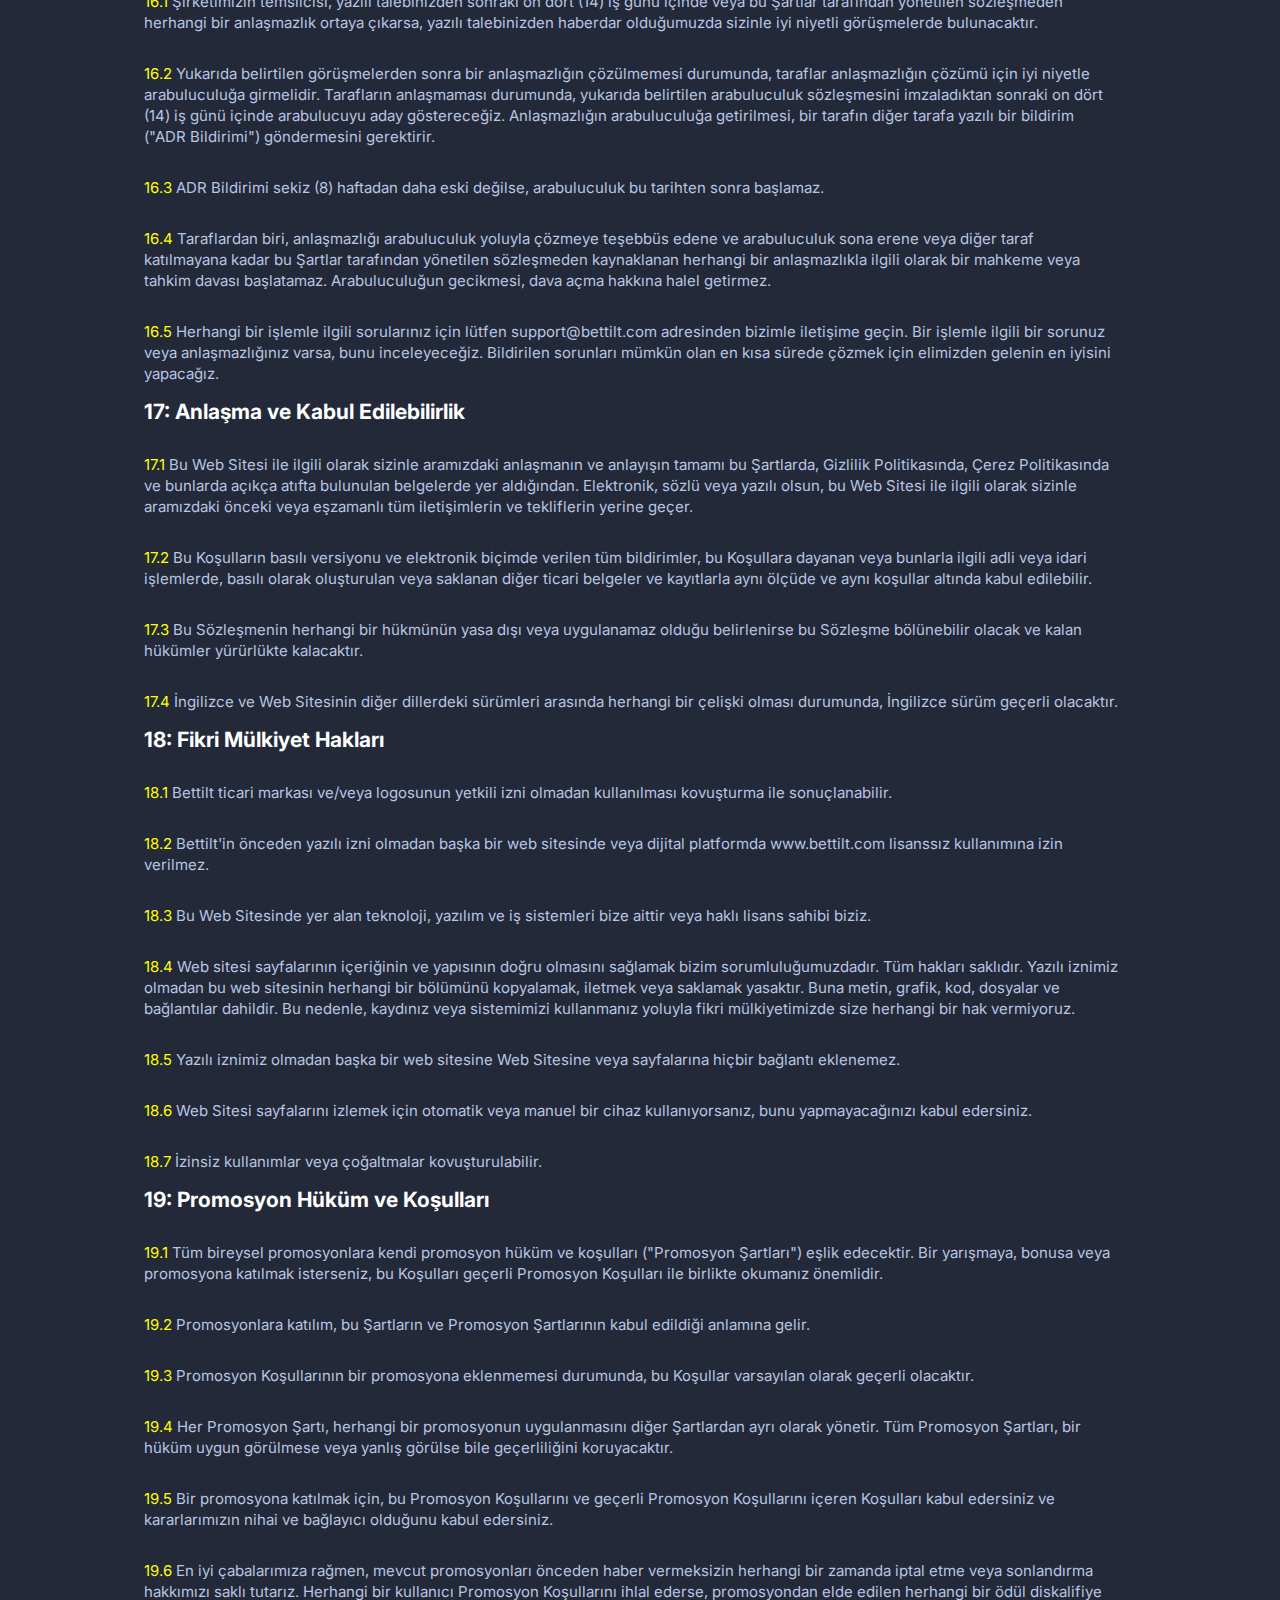
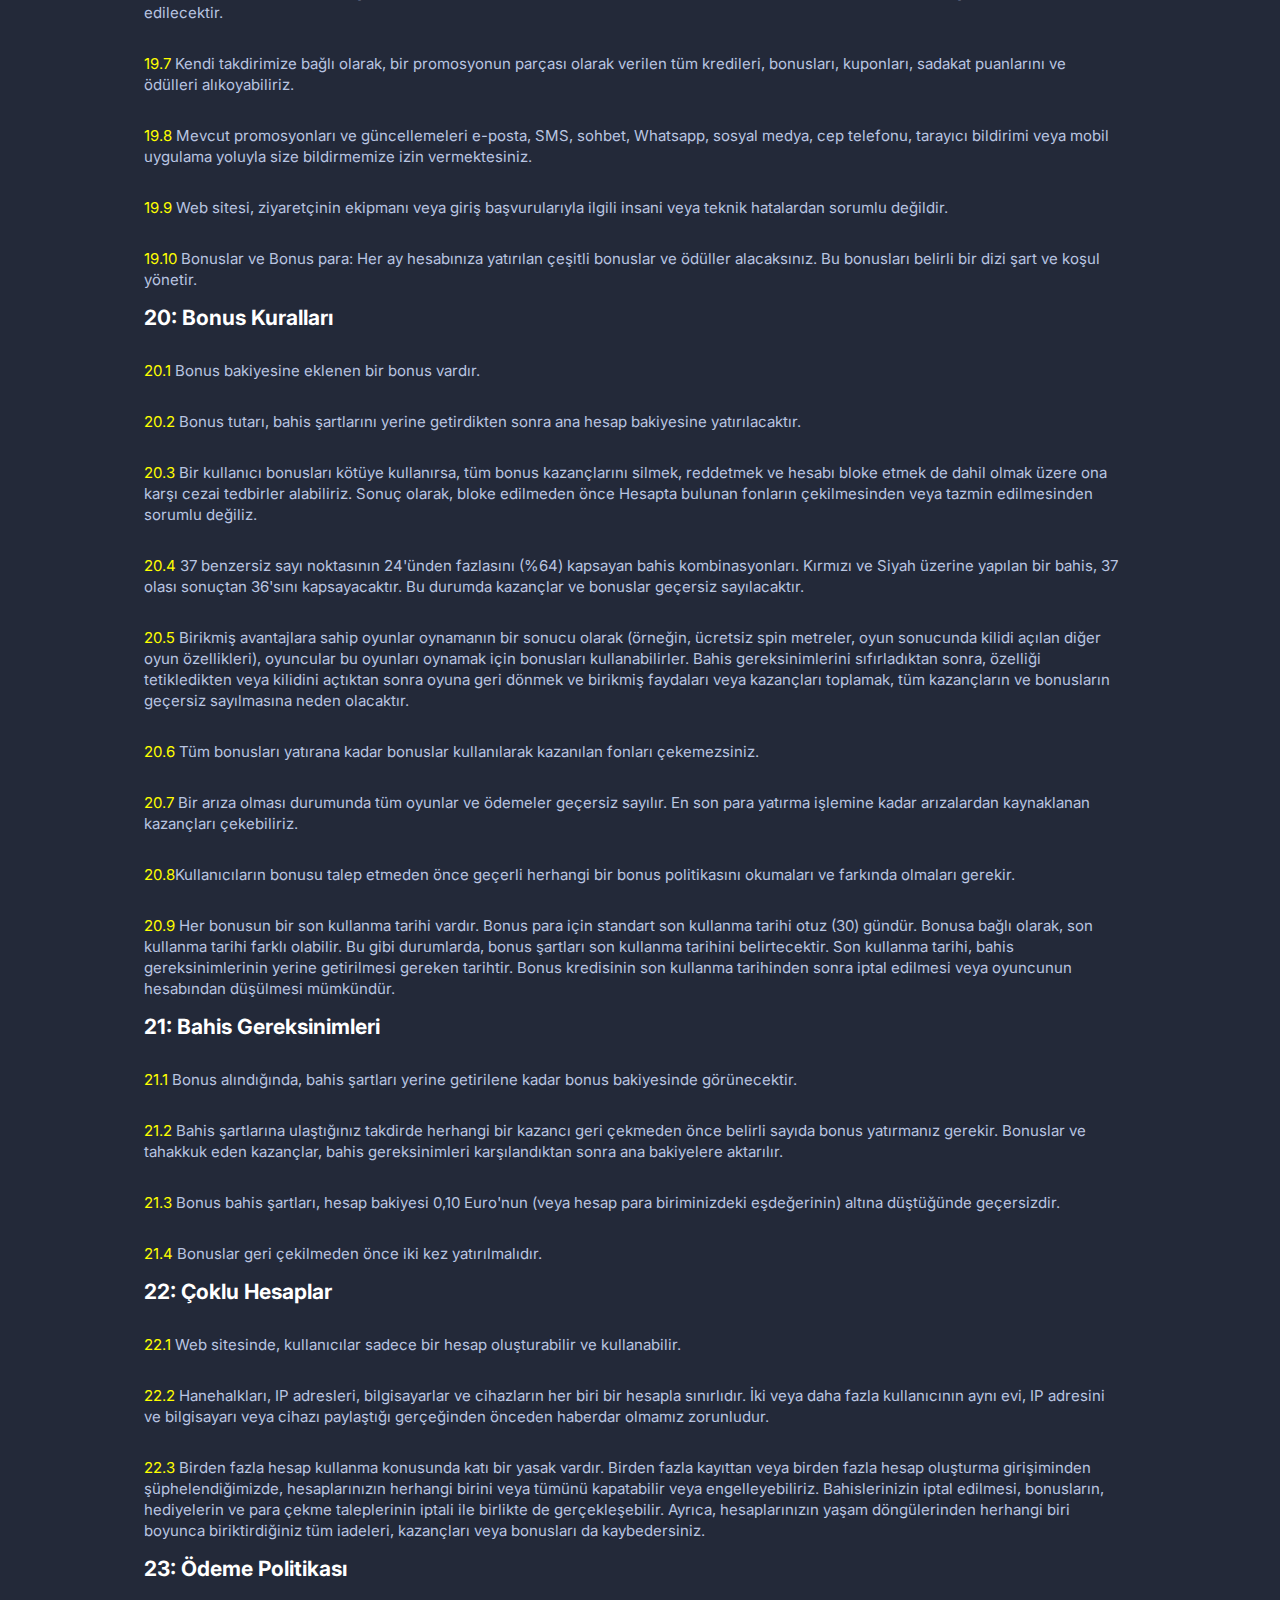
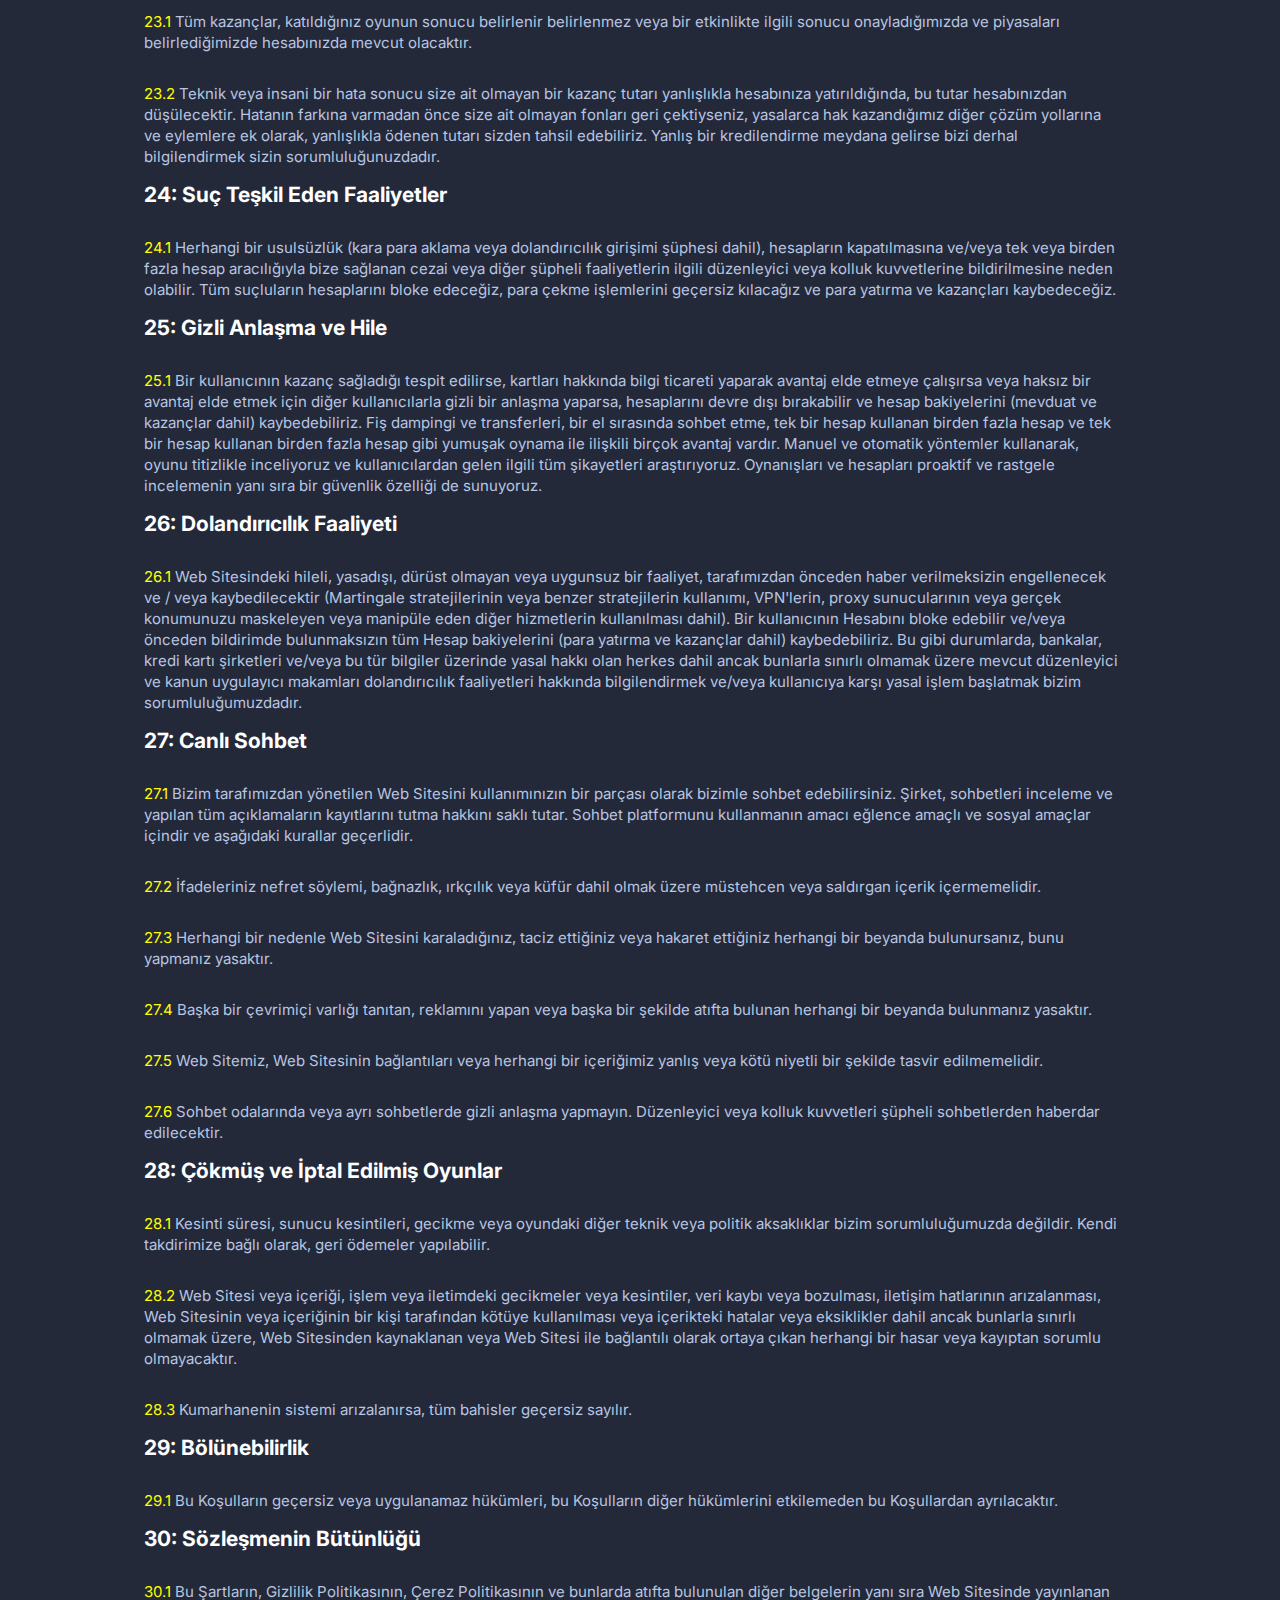
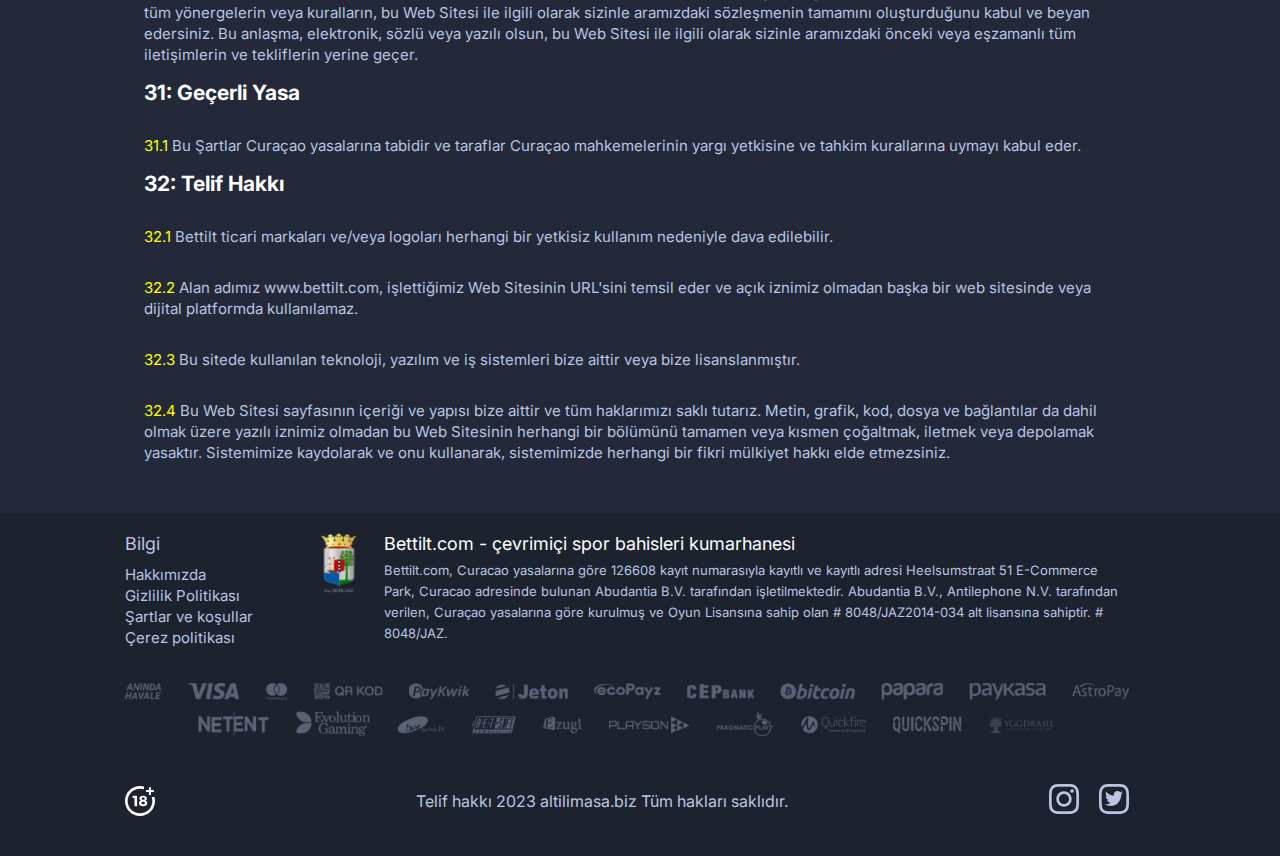
<file: terms-and-conditions.html>
<!DOCTYPE html><html lang="tr"><head><meta charset="UTF-8"><meta name="viewport" content="width=device-width, initial-scale=1.0"><title>Şartlar ve koşullar</title><meta name="robots" content="noarchive"><link rel="icon" href="favicon.b38a448d.ico" type="image/svg+xml"><link rel="stylesheet" href="style.4ebc5b77.css"></head><body> <div class="welcome-banner"> <header id="header" class="header header__background"> <a href="/" class="header__logo-link"> <img class="header__logo" alt="bettilt logo" src="logo.4ab156c9.svg"> </a> <a href="https://btt-hi.hopghpfa.com/en-IN/sportsbook?partner=p2855p22255p564d&source=bettiltindiaNEW#registration-bonus" target="_blank" class="header__button-link" rel="nofollow"> Kayıt </a> </header> </div> <main class="main addictional-main"> <h1 class="main__title">Şartlar ve koşullar</h1> <section class="section"> <h3>1: Giriş</h3> <p><span class="yellowpoint">1.1</span> Sahip olduğumuz veya işlettiğimiz www.bettilt.com, herhangi bir alt alan adına, web sitesine veya mobil uygulamaya sahibiz ve bunları işletiyoruz ve/veya herhangi bir bölümüyle etkileşime girerseniz Platformda bir hesap oluşturuyoruz. Platformda bulunan bahis ve oyun ürünlerimizi kullanarak, bu Şartlar ve Koşullara, Gizlilik Politikamıza, Çerez Politikamıza ve bahis ve oyun ürünlerimiz için geçerli olan diğer kurallara (topluca "Şartlar") uymayı kabul edersiniz. Şartları okuma ve kabul etme eylemi, onları anladığınızı ve kabul ettiğinizi gösterir.</p> <p><span class="yellowpoint">1.2</span> Şartları dikkatlice okumak için zaman ayırın. Onlarla aynı fikirde değilseniz ve/veya kabul edemiyorsanız, Platformu kullanmaktan, ziyaret etmekten veya Platforma erişmekten kaçınmanızı rica ediyoruz.</p> <p><span class="yellowpoint">1.3</span> Yürürlükteki düzenlemelere uymak da dahil olmak üzere bu Şartları herhangi bir zamanda değiştirme hakkımızı saklı tutmamıza rağmen, zaman zaman bunu yapabiliriz. Platformdaki mevcut Şartlara her zaman erişebileceksiniz. Bu değişiklikler yürürlüğe girdikten sonra Platformu kullanmaya devam ettiğiniz sürece, değişiklikleri kabul etmiş sayılırsınız.</p> <p><span class="yellowpoint">1.4</span> Şartları dikkatlice okumak için zaman ayırın. Onlarla aynı fikirde değilseniz ve/veya kabul edemiyorsanız, Platformu kullanmaktan, ziyaret etmekten veya Platforma erişmekten kaçınmanızı rica ediyoruz.</p> <p><span class="yellowpoint">1.5</span> Platformu kullanan veya hizmetlerinden herhangi birine kaydolan herhangi bir kişi ve/veya "siz", "sizin", "müşteri", "kullanıcı" veya "oyuncu" olarak adlandırılan herhangi bir kişi bu kişiyi ifade eder.</p> </section> <section class="section"> <h3>2: Telif Hakkı</h3> <p><span class="yellowpoint">2.1</span> Bettilt ticari markasının veya logosunun yetkisiz kullanımını yasal bir işlem takip edebilir.</p> <p><span class="yellowpoint">2.2</span> Fikri mülkiyetimizi korumak için yazılı iznimiz olmadan URL www.bettilt.com diğer web sitelerinde veya dijital platformlarda kullanımını kısıtlarız.</p> <p><span class="yellowpoint">2.3</span> Platformumuzda kullanılan tüm teknoloji, yazılım ve iş sistemleri bize aittir veya bunları kullanma lisansına sahibiz.</p> <p><span class="yellowpoint">2.4</span> Platform sayfalarını oluşturmak ve yapılandırmak bizim mülkiyetimizdedir; Tüm hakları saklıdır. Tüm metin, grafik, kod, dosya ve bağlantılar dahil olmak üzere yazılı iznimiz olmadan bu Platformun herhangi bir bölümünü çoğaltmak, iletmek, depolamak veya iletmek yasaktır. Sistemimiz fikri mülkiyet haklarından muaftır ve kaydınız ve kullanmanız bu haklara herhangi bir hak vermez.</p> <p><span class="yellowpoint">2.5</span> Yazılı olarak önceden iznimiz olmadan başka bir web sitesine Platforma veya sayfalarından herhangi birine hiçbir bağlantı eklenemez.</p> <p><span class="yellowpoint">2.6</span> Platform sayfalarının veya içindeki herhangi bir içeriğin otomatik veya manuel olarak izlenmesine izin verilmez.</p> <p><span class="yellowpoint">2.7</span> İzinsiz kullanım veya çoğaltma kovuşturmaya yol açabilir.</p> </section> <section class="section"> <h3>3: Promosyon Katılım Şartları ve Koşulları</h3> <p><span class="yellowpoint">3.1</span> Bireysel promosyonlar kendi özel şart ve koşullarını ("Promosyon Şartları") içerecektir. Katılmak istediğiniz herhangi bir yarışma, bonus veya promosyon için, bu Koşulları ve geçerli Promosyon Koşullarını okumalısınız.</p> <p><span class="yellowpoint">3.2</span> Promosyon faaliyetlerine katılmanız durumunda bu Şartlara ve Promosyon Koşullarına uymak sizin sorumluluğunuzdadır.</p> <p><span class="yellowpoint">3.3</span> Bir promosyonun Promosyon Koşullarını içermemesi durumunda, bu Koşullar söz konusu promosyon için otomatik olarak geçerli olacaktır.</p> </section> <section class="section"> <h3>4: Promosyon Katılım Şartları ve Koşulları (Devam)</h3> <p><span class="yellowpoint">4.1</span> Promosyon Şartları, promosyonların uygulanmasını nasıl düzenledikleri açısından Şartların geri kalanından bağımsızdır. Hükümlerden birinin uygunluğuna veya doğruluğuna bakılmaksızın, kalan Promosyon Şartları yürürlükte kalacaktır.</p> <p><span class="yellowpoint">4.2</span> Bir promosyona giriş yaptığınızda, bu Promosyon Koşulları da dahil olmak üzere Şartları tamamen ve koşulsuz olarak kabul etmiş sayılırsınız ve nihai ve bağlayıcı kararlar verme hakkına sahibiz</p> <p><span class="yellowpoint">4.3</span> Şirket, önceden haber vermeksizin mevcut promosyonları sonlandırma veya iptal etme hakkını saklı tutar. Promosyon Şartları'nı ihlal eden kullanıcılar promosyona katılmaktan diskalifiye edilir.</p> <p><span class="yellowpoint">4.4</span> Kendi takdirine bağlı olarak, bir promosyon yoluyla verilen kredileri, bonusları, kuponları, sadakat puanlarını veya ödülleri alıkoyabiliriz.</p> <p><span class="yellowpoint">4.5</span> Kullanıcılar mevcut promosyonlar hakkında e-posta, SMS, sohbet, Whatsapp, sosyal medya, İnternet tarayıcısı bildirimi veya mobil uygulama bilgileri alabilir.</p> <p><span class="yellowpoint">4.6</span> Web Sitesi, kullanıcının ekipmanı veya gönderim sürecindeki insani veya teknik hatalarla ilgili herhangi bir yanlışlık bizim sorumluluğumuzda olmayacaktır.</p> </section> <section class="section"> <h3>5: Bonuslar ve Bonus Para</h3> <p><span class="yellowpoint">5.1</span> Web Sitesinde ücretsiz spinler, nakit iade, ücretsiz bahisler ve para yatırdıktan sonra alınan ekstra para dahil olmak üzere çeşitli bonus türleri vardır. Bir bonusun ardından bonus fonlarını çekmek için genellikle bahis gereksinimleri karşılanmalıdır. Bonusu kullanmayı düşünüyorsanız, bonus kurallarını okumanızı öneririz.</p> <p><span class="yellowpoint">5.2</span> Casino bonus parasının 30 katı bahis gereksinimi vardır ve spor kitaplarının 10 katı bahis gereksinimi vardır. Belirli promosyonlar için, uygun şekilde belirtilmeleri koşuluyla farklı şartlar ve koşullar geçerli olabilir.</p> <p><span class="yellowpoint">5.3</span> Bir bonusa bahis oynadığınızda, ondan önce yatırmanız gereken miktar ve kazancınız çekilmeye hazır hale geldiğinde, bahis gereksinimi olarak bilinir. Belirli bonus şartlarına bağlı olarak, bahis gereksinimleri bonus tutarının bir katı veya bonus tutarının bir katı artı para yatırma tutarı olarak ifade edilir. Bir bonusa özgü şartlar, bahis gereksinimini belirtecektir. Bahis gereksinimleri tüm bahisler için geçerli değildir. Casino Hold'em, 2 Ways Royal, Craps ve Sic Bo oyunları, Blackjack, Rulet, Arcade oyunları (Heads or Better, Dice Twister, vb.) veya Video poker oyunlarında (Jacks or Better, Aces and Faces, vb.) bahis bahisleri oldukları ölçüde bahis gereksinimlerinize dahil edilir. Masa oyunları için bahis katkıları% 10, Sic Bo, Royal Craps, Bakara, Kırmızı Köpek ve Bac Bo% 0'dır. Çoğu slotta, katkı% 100'dür. Lütfen belirli bir oyun için bahis katkısının ne olduğunu bilmek istediğiniz her seferinde Web Sitesi müşteri desteğini kontrol edin. Bu yüzdeler zaman zaman değişebilir, bu nedenle ne olduğunu öğrenmek için her seferinde onlarla iletişime geçtiğinizden emin olun.</p> <p><span class="yellowpoint">5.4</span> Para çekme işleminden önce bahis gereksinimleri karşılanmalıdır, aksi takdirde bonus paranızı kaybedersiniz. Müşteri desteği, para çekmeye karar verirseniz size yardımcı olacaktır.</p> <p><span class="yellowpoint">5.5</span> Bonuslardan vazgeçmeden önce, kullanıcılar bonus bakiyelerini iptal etmek için Web Sitesi müşteri desteği ile iletişime geçebilirler.</p> <p><span class="yellowpoint">5.6</span> Web Sitesi, ücretsiz olarak oynamanıza izin veren, ancak gerçek parayla oynuyormuşsunuz gibi aynı kazanma şansına sahip ücretsiz spinler sunmaktadır. Ücretsiz spinlerden kazanç çekmeden önce genellikle belirli bir miktar para yatırmanız gerekir.</p> <p><span class="yellowpoint">5.7</span> Evolution'ın "Altın Külçe Ruleti" oyununda, Altın Külçelerle yapılan bahislerden elde edilen kazançlar bonus fonları olarak yatırılır ve bunu para çekilmeden önce bahis gereksinimleri izler.</p> </section> <section class="section"> <h3>6: Görev ve Sorumluluklar</h3> <p>Şartlar bize bunlardan doğan hak ve yükümlülükleri atama veya başka bir şekilde yasal olarak devretme hakkı verir. Bu Şartlar kapsamında sahip olduğunuz herhangi bir hak veya yükümlülük hiçbir şekilde devredilemez, alt lisanslandırılamaz, devredilemez veya engellenemez.</p> <p><span class="yellowpoint">6.2</span> Şartlar kapsamındaki haklarınızın herhangi bir şekilde ihlal edilmesi, bize karşı tüm haklarınızın kaybedilmesine neden olacaktır. Kara para aklamayı önleme politikaları ve düzenlemelerine uyumu sağlamak için, haklarınızın ve / veya yükümlülüklerinizin devri kanunen veya bir mahkeme kararı ile yasal kabul edilirse, tüm para çekme işlemleri para yatırırken kullanılan aynı ödeme yöntemi ve ödeme detayları aracılığıyla işlenecektir.</p> <p><span class="yellowpoint">6.3</span> Bu sözleşmeyi kabul ederek, kripto para birimi döviz kuru güncellemelerinin her potansiyel kripto para birimi işleminin kripto para birimi fiyatını etkileyebileceğini kabul edersiniz. Bu değişiklikleri bağımsız olarak izleyeceğinizi kabul edersiniz. Çeşitli kripto para birimleri bulmak mümkündür. Para yatırma ve çekme işlemlerinin doğru cüzdanlara ve kripto para birimlerine yapılmasını sağlamaktan siz sorumlusunuz. Kripto para birimlerinin ve cüzdanların yanlış seçiminden kaynaklanan olası kayıplar bizim sorumluluğumuzda değildir.</p> <p><span class="yellowpoint">6.4</span> Üçüncü taraf ödeme hizmetlerini kullanırken, işlem başına ne kadar kripto para biriminin yatırılabileceği veya çekilebileceği ile ilgili sınırlamalar da dahil olmak üzere, kripto para birimi işlemlerinde kısıtlamalar olabilir. Kripto para ödeme sağlayıcılarının hüküm ve koşullarına göre, kripto para birimi işlemlerine ücret uygulanır. Kripto para birimi işlemlerinin toplam maliyetinin bir parçası olarak, kripto para birimi ağı bir işlem ücreti talep edecektir.</p> <p><span class="yellowpoint">6.5</span> Kripto para biriminin yasaklandığı veya kısıtlandığı yargı bölgelerinde, para yatırma veya çekme yöntemi olarak kullanmaktan kaçınmalısınız. Kripto para birimi işlemleri söz konusu olduğunda, ek doğrulama prosedürlerini tamamlamanız gerekeceğini kabul edersiniz. Bunlar, adres kanıtı ve kimlik kanıtının kontrol edilmesini, şüpheli işlemlerin izlenmesini, AML ve dolandırıcılıkla mücadele kontrollerinin yapılmasını ve daha fazla bilgi ve belge talep edilmesini içerebilir, ancak bunlarla sınırlı değildir.</p> </section> <section class="section"> <h3>7: Şikayetler</h3> <p><span class="yellowpoint">7.1</span> Şirketimizin temsilcisi, yazılı talebinizi aldıktan sonra on dört (14) iş günü içinde veya böyle bir yazılı talebin farkına vardıktan sonra, bu sözleşmeden kaynaklanan herhangi bir anlaşmazlığı çözmeye çalışmak için iyi niyetli bir görüşmeye girecektir.</p> <p><span class="yellowpoint">7.2</span> Yukarıda belirtilen istişarelerden sonra uyuşmazlığın çözüme kavuşturulmaması halinde, taraflar sorunun çözümü için iyi niyetle arabuluculuğa girmelidir. Arabuluculuğa girmek için yukarıda belirtilen anlaşmayı takiben, taraflarca aksi kararlaştırılmadıkça, arabulucu on dört (14) iş günü içinde adlandırılacaktır..</p> </section> <section class="section"> <h3>8: Hesap Kaydı ve Yönetimi</h3> <p><span class="yellowpoint">8.1</span> Web Sitesi, bahis oynamak, oyun oynamak ve para yatırmak için bir hesap açmanızı gerektirir.</p> <p><span class="yellowpoint">8.2</span> Kayıt olduktan sonra, eksiksiz ve güncel bilgiler sağlamalısınız. Buna cep telefonu numaranız, e-posta adresiniz, kullanıcı adınız, parolanız ve diğer zorunlu ayrıntılar dahildir.</p> <p><span class="yellowpoint">8.3</span> Web Sitesinde bir hesap açarsanız, yasal adınızın belirtilmesi gerektiğini kabul edersiniz. Sağladığınız bilgilere bağlı olarak, doğruluğunu doğrulamak için harekete geçebiliriz. Bu verileri değiştirmek mümkün değildir, ancak bazı durumlarda, Web Sitesi müşteri desteğinden veri değişikliği talep edebilirsiniz.</p> <p><span class="yellowpoint">8.4</span> Kullanıcı adınız, şifreniz ve tarafımızdan size sağlanan diğer gizlilik bilgileri gizli olarak ele alınacak ve başka kimseye açıklanmayacaktır. Giriş bilgileriniz, kasıtlı veya kazayla, aktif veya pasif olarak herhangi birine ifşa etmeniz durumunda üçüncü taraflarca kötüye kullanılabilir. Asla şifrenizi veya şifrenizle ilişkili hafıza koşucularını istemeyeceğiz ve asla sizinle iletişim kurmayacağız.</p> <p><span class="yellowpoint">8.5</span> Hizmet sağlayıcıların çalışanları, eski çalışanları ve / veya bağlı kişileri olan kullanıcılar, Web Sitesinde hesap açamaz ve hizmetlerinden ve promosyonlarından yararlanamazlar. Yukarıdakilerden herhangi birinin aile üyesi aynı kurallara tabidir. Bu kuralı ihlal eden hesaplar kalıcı olarak kapatılır ve yönlendirilen hesaplar sahte olarak kabul edilir. Bu tür faaliyetlerden elde edilen kazançları geçersiz sayacağız.</p> </section> <section class="section"> <h3>9: Hesap Sorunları</h3> <p><span class="yellowpoint">9.1</span> Şifrenizi unutmanız veya birisinin kişisel verilerinizi bildiğinden şüphelenmeniz durumunda veya başka bir kullanıcının gizli anlaşma veya hile yoluyla haksız bir avantaj elde ettiğinden şüpheleniyorsanız, bize bildirilmelidir.</p> <p><span class="yellowpoint">9.2</span> Tamamen kendi takdirimize bağlı olarak, aşağıdaki durumlardan herhangi birinin meydana geldiğini tespit etmemiz durumunda, herhangi bir bahsi veya işlemi kısmen veya tamamen geçersiz ilan etme hakkımızı saklı tutarız:</p> <p><span class="yellowpoint">9.2.1</span> Bir hesap sahibi veya hesap sahibiyle ilgili bir kişi, bir etkinliğin sonucu üzerinde doğrudan veya dolaylı bir etkiye sahip olabilir.</p> <p><span class="yellowpoint">9.2.2</span> Hesap sahibi veya Hesap sahibiyle ilişkili kişi doğrudan veya dolaylı olarak Web Sitesinin kurallarını ihlal ediyor.</p> <p><span class="yellowpoint">9.2.3</span> Suç teşkil eden bir eylem, bir etkinliğin veya bahsin sonucunu doğrudan veya dolaylı olarak etkilemiştir.</p> <p><span class="yellowpoint">9.2.4</span> Etkinlikle ilgili kamuya duyurulduktan sonra, bir etkinliğin olasılığı önemli ölçüde değişmiştir.</p> <p><span class="yellowpoint">9.2.5</span> Web Sitesi ile ilgili teknik sorunlar olduğunda, aksi takdirde kabul edilmeyecek bahisler kabul edilmiştir</p> <p><span class="yellowpoint">9.2.6</span> Bir hata, yanlış baskı, teknik hata, insan hatası, mücbir sebep veya başka bir olay gibi bir bahsin teklif edilmesine, yerleştirilmesine veya kabul edilmesine neden olan bir hata olmuştur.</p> <p><span class="yellowpoint">9.3</span> Herhangi bir nedenle bir Hesabın kapatılması veya askıya alınması, aynı kişi, cihaz, adres tarafından veya aynı ödeme cüzdanları veya kredi kartları kullanılarak kaydedilen gelecekteki tüm Hesapların kapatılmasına ve ayrıca Hesapla ilişkili tüm bahislerin ve işlemlerin iptal edilmesine / iptal edilmesine neden olabilir.</p> <p><span class="yellowpoint">9.4</span> Yetkisiz erişime karşı ek bir güvenlik önlemi olarak iki faktörlü kimlik doğrulama (2FA) sunuyoruz. Oturum açma bilgilerinizi gizli tutarak ve başkalarının erişmesini engelleyerek koruyun.</p> </section> <section class="section"> <h3>10. Para Yatırma ve Çekme </h3> <h3 class="section-terms-and-conditions__title section__pretitle">10.1. Para Yatırma İşlemleri</h3> <p><span class="yellowpoint">10.1.1</span> 100.000 Euro'luk bir depozito, daha büyük bir tutarı kabul etmediğimiz sürece, herhangi bir 24 saatlik dönemde yapabileceğiniz maksimum tutardır. Maksimum tutarı aşan herhangi bir depozitoyu iptal etmek ve iade etmek mümkündür.</p> <p><span class="yellowpoint">10.1.2</span> Üçüncü bir taraf (bir arkadaş, akraba, eş, ortak vb.) aracılığıyla para yatıramazsınız. Mümkün olduğunda, hesap sahibine ait kredi kartları veya hesaplar kullanılmalıdır. 3. taraf para yatırma işlemlerini keşfedersek tüm kazançları iptal edeceğiz.</p> <p><span class="yellowpoint">10.1.3</span> Euro 2000'den (veya Hesabınızın para birimindeki eşdeğerinden) daha fazla para yatırmanız durumunda, sizden para kaynağı sağlamanızı isteyebiliriz.</p> <h3 class="section-terms-and-conditions__title section__pretitle">10.2. Para Çekme İşlemleri</h3> <p><span class="yellowpoint">10.2.1</span> KYC belgelerinin yanı sıra, kredi kartınızın resimlerini (ön ve arka) ve CVV / CVC kodunuzu sağlamalısınız. Kart numarasının ilk 6 hanesi ve son 4 hanesi açıkça okunabilir durumda olmalı, kart numarasının kalan rakamları ve CVV/CVC kodu görünmemelidir. Para çekme işlemini ilk kez talep ederken, banka ekstrenizin bir kopyasını, kişisel kimliğinizin bir kopyasını, adresinizin bir kanıtını ve başka bir ödeme yöntemine sahip olduğunuzu kanıtlamanız gerekir. Ödeme kanallarının ek gereksinimleri olabilir.</p> <p><span class="yellowpoint">10.2.2</span> Önceden haber vermeksizin, herhangi bir ödeme sistemi için işlem başına ödenebilecek maksimum tutarı değiştirme hakkımızı saklı tutarız.</p> <p><span class="yellowpoint">10.2.3</span> Para çekme talepleri işleme alınmadan önce tüm bahis gereklilikleri yerine getirilmelidir.</p> <p><span class="yellowpoint">10.2.4</span> Ne bonus fonları ne de iptal edilen oyunlarda sıkışıp kalmış fonlar geri çekilemez.</p> <p><span class="yellowpoint">10.2.5</span> Para çekme işlemine hak kazanmak için toplam bahis tutarı son depozitoyu geçmemelidir. Para çekmek için, ilk depozitonuzu en az bir kez devretmeniz gerekir. Spor Bahisleri için depozito tutarında en az 1.3 oranında en az bir bahis yapılmalıdır.</p> </section> <section class="section"> <h3>11: Kripto Para İşlemleri</h3> <p><span class="yellowpoint">11.1</span> Kripto para birimi, para yatırma ve çekme yöntemi olarak kullanılabilir, ancak bahis veya teklif aracı olarak kullanılamaz.</p> <p><span class="yellowpoint">11.2</span> Web sitesi, kripto para birimi işlemlerini gerçekleştirmek için üçüncü taraf ödeme hizmetlerini kullanabilir. CRYPTOPAY LTD şu anda bir İngiliz ve Galler şirketi olan bu tür işlemleri gerçekleştirmektedir.</p> <p><span class="yellowpoint">11.3</span> Bir veya daha fazla üçüncü taraf ödeme hizmeti sağlayıcısı garanti edilmez ve Web Sitesindeki kullanılabilirliklerinden sorumlu değiliz.</p> <p><span class="yellowpoint">11.4</span> Kripto para birimi işlemlerinden kaynaklanan ve kesintilere, gecikmelere veya askıya almalara neden olabilecek iletilen bilgilerin arızalarından, hatalarından, eksikliklerinden veya kaybından sorumlu değiliz.</p> <p><span class="yellowpoint">11.5</span> Kripto para birimi ağının doğası, başlatıldıktan sonra kripto para birimi işlemlerinin iptal edilmesini veya geri ödenmesini önler.</p> <p><span class="yellowpoint">11.6</span> Para yatırma işlemi sırasında Cryptopay.me, tüm para yatırma işlemlerini otomatik olarak hesap para birimine (örneğin EUR, USD) dönüştürür ve müşterinin hesabına kredi verir. Müşteriler, para yatırma işlemi sırasında Cryptopay.me tarafından sağlanan döviz kurlarının kabul edilebilir olmasını sağlamaktan sorumludur.</p> <p><span class="yellowpoint">11.7</span> Kripto para biriminin doğası gereği, bu tür işlemler anında olmayabilir ve müşteriler fiat para biriminde farklı miktarlarda alabilirler. Bu tür bir dalgalanma bizim sorumluluğumuzda değildir. Kripto para birimi döviz kurunu https://cryptopay.me/buy-bitcoins olarak görüntüleyebilirsiniz.</p> </section> <section class="section"> <h3>12: Kripto Para İşlemleri (Devam)</h3> <p><span class="yellowpoint">12.1</span> Kullanıcılar Web Sitesinde kripto para birimlerini kullanarak para çekebilirler. Web sitesinde, seçtiğiniz bir kripto para birimine para çekme talebinde bulunabilirsiniz. Böyle bir talep için onay sürecinin bir parçası olarak, itibari para biriminden kripto para birimine bir dönüşüm gerçekleşecektir (dolandırıcılık, kara para aklamayı önleme ve diğer idari kontrollere tabidir). Döviz kurlarının, işlemin onaylandığı zaman ile kripto fonlarının hesap bakiyenize ulaştığı zaman arasında dalgalanabileceğinin farkında olmalısınız. Bu tür dalgalanmalar bizim sorumluluğumuzda değildir.</p> <p><span class="yellowpoint">12.2</span> Kripto para birimi ile işlem yaptığınızda, fiyat dalgalanmaları ve işlemlerin tersine çevrilebilirliği de dahil olmak üzere kripto para birimiyle ilişkili tüm riskleri kabul eder ve onaylarsınız. Kripto para biriminin piyasa değeri, kripto para biriminin değeri üzerinde dramatik bir etkiye sahip olabilir.</p> <p><span class="yellowpoint">12.3</span> Kripto para birimi döviz kuru güncellemelerinin her potansiyel kripto para birimi işlemi için kripto para birimi fiyatlarının değişmesine neden olabileceğini kabul edersiniz ve bu değişiklikleri bağımsız olarak izlemeyi taahhüt edersiniz.</p> <p><span class="yellowpoint">12.4</span> Kripto para birimleri farklı şekillerde olabilir. Para yatırma ve çekme işlemleri için doğru cüzdanların ve kripto para birimi türlerinin kullanılmasını sağlama sorumluluğu size aittir. Yanlış kripto para birimleri, cüzdanlar vb. seçimleri, sorumlu olmadığımız kayıplara neden olabilir.</p> <p><span class="yellowpoint">12.5</span> Üçüncü taraf ödeme çözümleri sağlayıcıları, para yatırmanıza veya çekmenize izin verilen kripto para birimi miktarındaki sınırlamalar da dahil olmak üzere kripto para birimi işlemlerine işlem kısıtlamaları getirebilir.</p> </section> <section class="section"> <h3>13: Bahis Kuralları</h3> <p><span class="yellowpoint">13.1</span> Web Sitesinde ücretsiz spinler, cashback, ücretsiz bahisler, doğrudan oynamak için kullanabileceğiniz ek para ve para yatırdıktan sonra ek para şeklinde bir bonus alabilirsiniz. Bir bonus için bahis gereksinimleri genellikle parayı çektiğinizde takip eder.</p> <p><span class="yellowpoint">13.2</span> Casino bonus parası 30 kat bahis gereksinimi ile birlikte gelirken, spor kitabı bonus parası 10 kat bahis gereksinimi ile birlikte gelir. Şartlar ve koşullara bağlı olarak, belirli promosyonlar için farklılık gösterebilir.</p> <p><span class="yellowpoint">13.3</span> Bahis gereksinimleri açısından, bonus ve tahakkuk eden kazançlar, nakit bakiyenize aktarılmadan önce yatırılmalıdır. Bonusa bağlı olarak, bahis gereksinimleri bonus tutarının bir katı veya bonus ve para yatırma tutarının bir katı olarak ifade edilir.</p> <p><span class="yellowpoint">13.4</span> Bonus, bahis şartı yerine getirilene kadar bonus bakiyesine girer.</p> <p><span class="yellowpoint">13.5</span> Bahis gereksinimleri, bir oyuncunun bonus kazandıktan sonra kazancını geri çekmek için kaç kez bahis oynaması gerektiğini belirtir. Bahis şartlarına ulaştığınız anda, bir bonus veya kazançlar ana hesabınıza aktarılır.</p> <p><span class="yellowpoint">13.6</span> Bonuslar için bahis şartları, hesap bakiyesi 0,10 Euro'nun (veya hesap para birimindeki eşdeğerinin) altına düşerse geçersiz olacaktır.</p> <p><span class="yellowpoint">13.7</span> Tüm bonus paralar yatırılana kadar bonus fonları çekilemez.</p> </section> <section class="section"> <h3>14: Sorumlu Oyun</h3> <p><span class="yellowpoint">14.1</span> Müşteri hizmetleri ve sosyal sorumluluk politikası olarak sorumlu oyun oynamayı teşvik etmek politikamızdır. Size sitemizde en iyi bahis deneyimini sunmak için, sitemizdeki sorunlu kumarla ilişkili zararlar hakkında sizi bilgilendirmenin ve farkında olmanın bizim sorumluluğumuz olduğuna inanıyoruz.</p> <p><span class="yellowpoint">14.2</span> Kontrolü elinizde tutmanıza yardımcı olmak için lütfen aşağıdakileri unutmayın:</p> <p><span class="yellowpoint">14.2.1</span> Kumar oynamayı bir gelir kaynağı olarak değil, boş zaman etkinliği olarak görmek önemlidir.</p> <p><span class="yellowpoint">14.2.2</span> Kayıpları kovalamaktan kaçının.</p> <p><span class="yellowpoint">14.2.3</span> Kaybetmeyi göze alamayacağınız parayla kumar oynamayın.</p> <p><span class="yellowpoint">14.2.4</span> Kumar oynamak için ne kadar ve ne kadar zaman harcadığınızı takip ettiğinizden emin olun.</p> <p><span class="yellowpoint">14.2.5</span> Yardıma ihtiyacınız olursa destek ekibimiz hizmetinizdedir.</p> <p><span class="yellowpoint">14.3</span> Sorumlu kumar oynamayı teşvik etmek için aşağıdaki adımları attık:</p> <p><span class="yellowpoint">14.3.1</span> Öz Değerlendirme Testi: Bir kumar probleminiz olabileceğinden endişe ediyorsanız, bir öz değerlendirme testine girebilirsiniz.</p> <p><span class="yellowpoint">14.3.2</span> Her gün, her hafta ve her ay yaptığınız depozito miktarını sınırlayabilirsiniz.</p> <p><span class="yellowpoint">14.3.3</span> Kendini dışlama: Kumarınızın kontrolden çıktığını düşünüyorsanız, yardımımızı durdurmanıza yardımcı olacak bir kendini hariç tutma olanağı sağlıyoruz.</p> <p><span class="yellowpoint">14.3.4</span> İnternet erişim kontrolleri: Ebeveynlerin ve velilerin çocuklarının İnternet erişimini izlemek veya kısıtlamak için kullanabilecekleri birkaç üçüncü taraf uygulaması vardır.</p> </section> <section class="section"> <h3>15: Gizlilik ve Veri Koruma</h3> <p><span class="yellowpoint">15.1</span> Kişisel bilgilerinizi korumak ve saygı duymak konusunda bize güvenebilirsiniz. Bir veri denetleyicisi olarak, kişisel bilgilerinizi yürürlükteki yasalar kapsamında korumamız gerekmektedir.</p> <p><span class="yellowpoint">15.2</span> Gizlilik Politikamız, hakkınızdaki bilgileri nasıl işlediğimizi yönetir. Verilerinizi verdiğiniz onaya uygun olarak işleyeceğiz ve sağladığınız tüm bilgilerin doğru olduğunu garanti edersiniz.</p> <p><span class="yellowpoint">15.3</span> Kişisel bilgilerinizi ve verilerinizi kullanmamız, hizmetleri kullanmanızı sağlamak ve katılımınızla ilgili işlevleri yerine getirmek içindir. Kişisel verileriniz, yararlı bulabileceğiniz değişiklikler, yeni hizmetler veya promosyonlar hakkında sizi bilgilendirmek amacıyla da kullanılabilir.</p> <p><span class="yellowpoint">15.4</span> Bu tür doğrudan pazarlama verilerini almaktan vazgeçme hakkına sahipsiniz.</p> <p><span class="yellowpoint">15.5</span> Üçüncü taraflara, Oyunlara katılım taleplerinizi işleme koyma amaçları veya yasalara uygun durumlar dışında kişisel verilerinize erişim izni verilmeyecektir. Web Sitesinin genel işleyişinin veya işleyişinin çeşitli bölümleri iş ortaklarımızın, tedarikçilerimizin veya hizmet sağlayıcılarımızın elinde olabilir.</p> <p><span class="yellowpoint">15.6</span> Sağladığınız tüm kişisel verileri saklayacağız. Şirketimiz sizinle ilgili erişim hakkına sahip olduğunuz kişisel verileri tutmaktadır. Bilgiler ilişki için artık gerekli değilse, yasalar gerektirmedikçe hiçbir veri imha edilmeyecektir.</p> <p><span class="yellowpoint">15.7</span> Hizmet sağlayıcılarımız ve/veya biz, size etkili bir hizmet sunmak için kişisel bilgilerinizi dünyanın dört bir yanına aktarabiliriz. Kişisel verilerinizin Avrupa Ekonomik Alanı dışındaki herhangi bir alıcısının uygun şekilde korumasını sağlamak için tüm makul adımları atacağız.</p> </section> <section class="section"> <h3>16: Şikayetler ve Anlaşmazlıklar</h3> <p><span class="yellowpoint">16.1</span> Şirketimizin temsilcisi, yazılı talebinizden sonraki on dört (14) iş günü içinde veya bu Şartlar tarafından yönetilen sözleşmeden herhangi bir anlaşmazlık ortaya çıkarsa, yazılı talebinizden haberdar olduğumuzda sizinle iyi niyetli görüşmelerde bulunacaktır.</p> <p><span class="yellowpoint">16.2</span> Yukarıda belirtilen görüşmelerden sonra bir anlaşmazlığın çözülmemesi durumunda, taraflar anlaşmazlığın çözümü için iyi niyetle arabuluculuğa girmelidir. Tarafların anlaşmaması durumunda, yukarıda belirtilen arabuluculuk sözleşmesini imzaladıktan sonraki on dört (14) iş günü içinde arabulucuyu aday göstereceğiz. Anlaşmazlığın arabuluculuğa getirilmesi, bir tarafın diğer tarafa yazılı bir bildirim ("ADR Bildirimi") göndermesini gerektirir.</p> <p><span class="yellowpoint">16.3</span> ADR Bildirimi sekiz (8) haftadan daha eski değilse, arabuluculuk bu tarihten sonra başlamaz.</p> <p><span class="yellowpoint">16.4</span> Taraflardan biri, anlaşmazlığı arabuluculuk yoluyla çözmeye teşebbüs edene ve arabuluculuk sona erene veya diğer taraf katılmayana kadar bu Şartlar tarafından yönetilen sözleşmeden kaynaklanan herhangi bir anlaşmazlıkla ilgili olarak bir mahkeme veya tahkim davası başlatamaz. Arabuluculuğun gecikmesi, dava açma hakkına halel getirmez.</p> <p><span class="yellowpoint">16.5</span> Herhangi bir işlemle ilgili sorularınız için lütfen support@bettilt.com adresinden bizimle iletişime geçin. Bir işlemle ilgili bir sorunuz veya anlaşmazlığınız varsa, bunu inceleyeceğiz. Bildirilen sorunları mümkün olan en kısa sürede çözmek için elimizden gelenin en iyisini yapacağız.</p> </section> <section class="section"> <h3>17: Anlaşma ve Kabul Edilebilirlik</h3> <p><span class="yellowpoint">17.1</span> Bu Web Sitesi ile ilgili olarak sizinle aramızdaki anlaşmanın ve anlayışın tamamı bu Şartlarda, Gizlilik Politikasında, Çerez Politikasında ve bunlarda açıkça atıfta bulunulan belgelerde yer aldığından. Elektronik, sözlü veya yazılı olsun, bu Web Sitesi ile ilgili olarak sizinle aramızdaki önceki veya eşzamanlı tüm iletişimlerin ve tekliflerin yerine geçer.</p> <p><span class="yellowpoint">17.2</span> Bu Koşulların basılı versiyonu ve elektronik biçimde verilen tüm bildirimler, bu Koşullara dayanan veya bunlarla ilgili adli veya idari işlemlerde, basılı olarak oluşturulan veya saklanan diğer ticari belgeler ve kayıtlarla aynı ölçüde ve aynı koşullar altında kabul edilebilir.</p> <p><span class="yellowpoint">17.3</span> Bu Sözleşmenin herhangi bir hükmünün yasa dışı veya uygulanamaz olduğu belirlenirse bu Sözleşme bölünebilir olacak ve kalan hükümler yürürlükte kalacaktır.</p> <p><span class="yellowpoint">17.4</span> İngilizce ve Web Sitesinin diğer dillerdeki sürümleri arasında herhangi bir çelişki olması durumunda, İngilizce sürüm geçerli olacaktır.</p> </section> <section class="section"> <h3>18: Fikri Mülkiyet Hakları</h3> <p><span class="yellowpoint">18.1</span> Bettilt ticari markası ve/veya logosunun yetkili izni olmadan kullanılması kovuşturma ile sonuçlanabilir.</p> <p><span class="yellowpoint">18.2</span> Bettilt'in önceden yazılı izni olmadan başka bir web sitesinde veya dijital platformda www.bettilt.com lisanssız kullanımına izin verilmez.</p> <p><span class="yellowpoint">18.3</span> Bu Web Sitesinde yer alan teknoloji, yazılım ve iş sistemleri bize aittir veya haklı lisans sahibi biziz.</p> <p><span class="yellowpoint">18.4</span> Web sitesi sayfalarının içeriğinin ve yapısının doğru olmasını sağlamak bizim sorumluluğumuzdadır. Tüm hakları saklıdır. Yazılı iznimiz olmadan bu web sitesinin herhangi bir bölümünü kopyalamak, iletmek veya saklamak yasaktır. Buna metin, grafik, kod, dosyalar ve bağlantılar dahildir. Bu nedenle, kaydınız veya sistemimizi kullanmanız yoluyla fikri mülkiyetimizde size herhangi bir hak vermiyoruz.</p> <p><span class="yellowpoint">18.5</span> Yazılı iznimiz olmadan başka bir web sitesine Web Sitesine veya sayfalarına hiçbir bağlantı eklenemez.</p> <p><span class="yellowpoint">18.6</span> Web Sitesi sayfalarını izlemek için otomatik veya manuel bir cihaz kullanıyorsanız, bunu yapmayacağınızı kabul edersiniz.</p> <p><span class="yellowpoint">18.7</span> İzinsiz kullanımlar veya çoğaltmalar kovuşturulabilir.</p> </section> <section class="section"> <h3>19: Promosyon Hüküm ve Koşulları</h3> <p><span class="yellowpoint">19.1</span> Tüm bireysel promosyonlara kendi promosyon hüküm ve koşulları ("Promosyon Şartları") eşlik edecektir. Bir yarışmaya, bonusa veya promosyona katılmak isterseniz, bu Koşulları geçerli Promosyon Koşulları ile birlikte okumanız önemlidir.</p> <p><span class="yellowpoint">19.2</span> Promosyonlara katılım, bu Şartların ve Promosyon Şartlarının kabul edildiği anlamına gelir.</p> <p><span class="yellowpoint">19.3</span> Promosyon Koşullarının bir promosyona eklenmemesi durumunda, bu Koşullar varsayılan olarak geçerli olacaktır.</p> <p><span class="yellowpoint">19.4</span> Her Promosyon Şartı, herhangi bir promosyonun uygulanmasını diğer Şartlardan ayrı olarak yönetir. Tüm Promosyon Şartları, bir hüküm uygun görülmese veya yanlış görülse bile geçerliliğini koruyacaktır.</p> <p><span class="yellowpoint">19.5</span> Bir promosyona katılmak için, bu Promosyon Koşullarını ve geçerli Promosyon Koşullarını içeren Koşulları kabul edersiniz ve kararlarımızın nihai ve bağlayıcı olduğunu kabul edersiniz.</p> <p><span class="yellowpoint">19.6</span> En iyi çabalarımıza rağmen, mevcut promosyonları önceden haber vermeksizin herhangi bir zamanda iptal etme veya sonlandırma hakkımızı saklı tutarız. Herhangi bir kullanıcı Promosyon Koşullarını ihlal ederse, promosyondan elde edilen herhangi bir ödül diskalifiye edilecektir.</p> <p><span class="yellowpoint">19.7</span> Kendi takdirimize bağlı olarak, bir promosyonun parçası olarak verilen tüm kredileri, bonusları, kuponları, sadakat puanlarını ve ödülleri alıkoyabiliriz.</p> <p><span class="yellowpoint">19.8</span> Mevcut promosyonları ve güncellemeleri e-posta, SMS, sohbet, Whatsapp, sosyal medya, cep telefonu, tarayıcı bildirimi veya mobil uygulama yoluyla size bildirmemize izin vermektesiniz.</p> <p><span class="yellowpoint">19.9</span> Web sitesi, ziyaretçinin ekipmanı veya giriş başvurularıyla ilgili insani veya teknik hatalardan sorumlu değildir.</p> <p><span class="yellowpoint">19.10</span> Bonuslar ve Bonus para: Her ay hesabınıza yatırılan çeşitli bonuslar ve ödüller alacaksınız. Bu bonusları belirli bir dizi şart ve koşul yönetir.</p> </section> <section class="section"> <h3>20: Bonus Kuralları</h3> <p><span class="yellowpoint">20.1</span> Bonus bakiyesine eklenen bir bonus vardır.</p> <p><span class="yellowpoint">20.2</span> Bonus tutarı, bahis şartlarını yerine getirdikten sonra ana hesap bakiyesine yatırılacaktır.</p> <p><span class="yellowpoint">20.3</span> Bir kullanıcı bonusları kötüye kullanırsa, tüm bonus kazançlarını silmek, reddetmek ve hesabı bloke etmek de dahil olmak üzere ona karşı cezai tedbirler alabiliriz. Sonuç olarak, bloke edilmeden önce Hesapta bulunan fonların çekilmesinden veya tazmin edilmesinden sorumlu değiliz.</p> <p><span class="yellowpoint">20.4</span> 37 benzersiz sayı noktasının 24'ünden fazlasını (%64) kapsayan bahis kombinasyonları. Kırmızı ve Siyah üzerine yapılan bir bahis, 37 olası sonuçtan 36'sını kapsayacaktır. Bu durumda kazançlar ve bonuslar geçersiz sayılacaktır.</p> <p><span class="yellowpoint">20.5</span> Birikmiş avantajlara sahip oyunlar oynamanın bir sonucu olarak (örneğin, ücretsiz spin metreler, oyun sonucunda kilidi açılan diğer oyun özellikleri), oyuncular bu oyunları oynamak için bonusları kullanabilirler. Bahis gereksinimlerini sıfırladıktan sonra, özelliği tetikledikten veya kilidini açtıktan sonra oyuna geri dönmek ve birikmiş faydaları veya kazançları toplamak, tüm kazançların ve bonusların geçersiz sayılmasına neden olacaktır.</p> <p><span class="yellowpoint">20.6</span> Tüm bonusları yatırana kadar bonuslar kullanılarak kazanılan fonları çekemezsiniz.</p> <p><span class="yellowpoint">20.7</span> Bir arıza olması durumunda tüm oyunlar ve ödemeler geçersiz sayılır. En son para yatırma işlemine kadar arızalardan kaynaklanan kazançları çekebiliriz.</p> <p><span class="yellowpoint">20.8</span>Kullanıcıların bonusu talep etmeden önce geçerli herhangi bir bonus politikasını okumaları ve farkında olmaları gerekir.</p> <p><span class="yellowpoint">20.9</span> Her bonusun bir son kullanma tarihi vardır. Bonus para için standart son kullanma tarihi otuz (30) gündür. Bonusa bağlı olarak, son kullanma tarihi farklı olabilir. Bu gibi durumlarda, bonus şartları son kullanma tarihini belirtecektir. Son kullanma tarihi, bahis gereksinimlerinin yerine getirilmesi gereken tarihtir. Bonus kredisinin son kullanma tarihinden sonra iptal edilmesi veya oyuncunun hesabından düşülmesi mümkündür.</p> </section> <section class="section"> <h3>21: Bahis Gereksinimleri</h3> <p><span class="yellowpoint">21.1</span> Bonus alındığında, bahis şartları yerine getirilene kadar bonus bakiyesinde görünecektir.</p> <p><span class="yellowpoint">21.2</span> Bahis şartlarına ulaştığınız takdirde herhangi bir kazancı geri çekmeden önce belirli sayıda bonus yatırmanız gerekir. Bonuslar ve tahakkuk eden kazançlar, bahis gereksinimleri karşılandıktan sonra ana bakiyelere aktarılır.</p> <p><span class="yellowpoint">21.3</span> Bonus bahis şartları, hesap bakiyesi 0,10 Euro'nun (veya hesap para biriminizdeki eşdeğerinin) altına düştüğünde geçersizdir.</p> <p><span class="yellowpoint">21.4</span> Bonuslar geri çekilmeden önce iki kez yatırılmalıdır.</p> </section> <section class="section"> <h3>22: Çoklu Hesaplar</h3> <p><span class="yellowpoint">22.1</span> Web sitesinde, kullanıcılar sadece bir hesap oluşturabilir ve kullanabilir.</p> <p><span class="yellowpoint">22.2</span> Hanehalkları, IP adresleri, bilgisayarlar ve cihazların her biri bir hesapla sınırlıdır. İki veya daha fazla kullanıcının aynı evi, IP adresini ve bilgisayarı veya cihazı paylaştığı gerçeğinden önceden haberdar olmamız zorunludur.</p> <p><span class="yellowpoint">22.3</span> Birden fazla hesap kullanma konusunda katı bir yasak vardır. Birden fazla kayıttan veya birden fazla hesap oluşturma girişiminden şüphelendiğimizde, hesaplarınızın herhangi birini veya tümünü kapatabilir veya engelleyebiliriz. Bahislerinizin iptal edilmesi, bonusların, hediyelerin ve para çekme taleplerinin iptali ile birlikte de gerçekleşebilir. Ayrıca, hesaplarınızın yaşam döngülerinden herhangi biri boyunca biriktirdiğiniz tüm iadeleri, kazançları veya bonusları da kaybedersiniz.</p> </section> <section class="section"> <h3>23: Ödeme Politikası</h3> <p><span class="yellowpoint">23.1</span> Tüm kazançlar, katıldığınız oyunun sonucu belirlenir belirlenmez veya bir etkinlikte ilgili sonucu onayladığımızda ve piyasaları belirlediğimizde hesabınızda mevcut olacaktır.</p> <p><span class="yellowpoint">23.2</span> Teknik veya insani bir hata sonucu size ait olmayan bir kazanç tutarı yanlışlıkla hesabınıza yatırıldığında, bu tutar hesabınızdan düşülecektir. Hatanın farkına varmadan önce size ait olmayan fonları geri çektiyseniz, yasalarca hak kazandığımız diğer çözüm yollarına ve eylemlere ek olarak, yanlışlıkla ödenen tutarı sizden tahsil edebiliriz. Yanlış bir kredilendirme meydana gelirse bizi derhal bilgilendirmek sizin sorumluluğunuzdadır.</p> </section> <section class="section"> <h3>24: Suç Teşkil Eden Faaliyetler</h3> <p><span class="yellowpoint">24.1</span> Herhangi bir usulsüzlük (kara para aklama veya dolandırıcılık girişimi şüphesi dahil), hesapların kapatılmasına ve/veya tek veya birden fazla hesap aracılığıyla bize sağlanan cezai veya diğer şüpheli faaliyetlerin ilgili düzenleyici veya kolluk kuvvetlerine bildirilmesine neden olabilir. Tüm suçluların hesaplarını bloke edeceğiz, para çekme işlemlerini geçersiz kılacağız ve para yatırma ve kazançları kaybedeceğiz.</p> </section> <section class="section"> <h3>25: Gizli Anlaşma ve Hile</h3> <p><span class="yellowpoint">25.1</span> Bir kullanıcının kazanç sağladığı tespit edilirse, kartları hakkında bilgi ticareti yaparak avantaj elde etmeye çalışırsa veya haksız bir avantaj elde etmek için diğer kullanıcılarla gizli bir anlaşma yaparsa, hesaplarını devre dışı bırakabilir ve hesap bakiyelerini (mevduat ve kazançlar dahil) kaybedebiliriz. Fiş dampingi ve transferleri, bir el sırasında sohbet etme, tek bir hesap kullanan birden fazla hesap ve tek bir hesap kullanan birden fazla hesap gibi yumuşak oynama ile ilişkili birçok avantaj vardır. Manuel ve otomatik yöntemler kullanarak, oyunu titizlikle inceliyoruz ve kullanıcılardan gelen ilgili tüm şikayetleri araştırıyoruz. Oynanışları ve hesapları proaktif ve rastgele incelemenin yanı sıra bir güvenlik özelliği de sunuyoruz.</p> </section> <section class="section"> <h3>26: Dolandırıcılık Faaliyeti</h3> <p><span class="yellowpoint">26.1</span> Web Sitesindeki hileli, yasadışı, dürüst olmayan veya uygunsuz bir faaliyet, tarafımızdan önceden haber verilmeksizin engellenecek ve / veya kaybedilecektir (Martingale stratejilerinin veya benzer stratejilerin kullanımı, VPN'lerin, proxy sunucularının veya gerçek konumunuzu maskeleyen veya manipüle eden diğer hizmetlerin kullanılması dahil). Bir kullanıcının Hesabını bloke edebilir ve/veya önceden bildirimde bulunmaksızın tüm Hesap bakiyelerini (para yatırma ve kazançlar dahil) kaybedebiliriz. Bu gibi durumlarda, bankalar, kredi kartı şirketleri ve/veya bu tür bilgiler üzerinde yasal hakkı olan herkes dahil ancak bunlarla sınırlı olmamak üzere mevcut düzenleyici ve kanun uygulayıcı makamları dolandırıcılık faaliyetleri hakkında bilgilendirmek ve/veya kullanıcıya karşı yasal işlem başlatmak bizim sorumluluğumuzdadır.</p> </section> <section class="section"> <h3>27: Canlı Sohbet</h3> <p><span class="yellowpoint">27.1</span> Bizim tarafımızdan yönetilen Web Sitesini kullanımınızın bir parçası olarak bizimle sohbet edebilirsiniz. Şirket, sohbetleri inceleme ve yapılan tüm açıklamaların kayıtlarını tutma hakkını saklı tutar. Sohbet platformunu kullanmanın amacı eğlence amaçlı ve sosyal amaçlar içindir ve aşağıdaki kurallar geçerlidir.</p> <p><span class="yellowpoint">27.2</span> İfadeleriniz nefret söylemi, bağnazlık, ırkçılık veya küfür dahil olmak üzere müstehcen veya saldırgan içerik içermemelidir.</p> <p><span class="yellowpoint">27.3</span> Herhangi bir nedenle Web Sitesini karaladığınız, taciz ettiğiniz veya hakaret ettiğiniz herhangi bir beyanda bulunursanız, bunu yapmanız yasaktır.</p> <p><span class="yellowpoint">27.4</span> Başka bir çevrimiçi varlığı tanıtan, reklamını yapan veya başka bir şekilde atıfta bulunan herhangi bir beyanda bulunmanız yasaktır.</p> <p><span class="yellowpoint">27.5</span> Web Sitemiz, Web Sitesinin bağlantıları veya herhangi bir içeriğimiz yanlış veya kötü niyetli bir şekilde tasvir edilmemelidir.</p> <p><span class="yellowpoint">27.6</span> Sohbet odalarında veya ayrı sohbetlerde gizli anlaşma yapmayın. Düzenleyici veya kolluk kuvvetleri şüpheli sohbetlerden haberdar edilecektir.</p> </section> <section class="section"> <h3>28: Çökmüş ve İptal Edilmiş Oyunlar</h3> <p><span class="yellowpoint">28.1</span> Kesinti süresi, sunucu kesintileri, gecikme veya oyundaki diğer teknik veya politik aksaklıklar bizim sorumluluğumuzda değildir. Kendi takdirimize bağlı olarak, geri ödemeler yapılabilir.</p> <p><span class="yellowpoint">28.2</span> Web Sitesi veya içeriği, işlem veya iletimdeki gecikmeler veya kesintiler, veri kaybı veya bozulması, iletişim hatlarının arızalanması, Web Sitesinin veya içeriğinin bir kişi tarafından kötüye kullanılması veya içerikteki hatalar veya eksiklikler dahil ancak bunlarla sınırlı olmamak üzere, Web Sitesinden kaynaklanan veya Web Sitesi ile bağlantılı olarak ortaya çıkan herhangi bir hasar veya kayıptan sorumlu olmayacaktır.</p> <p><span class="yellowpoint">28.3</span> Kumarhanenin sistemi arızalanırsa, tüm bahisler geçersiz sayılır.</p> </section> <section class="section"> <h3>29: Bölünebilirlik</h3> <p><span class="yellowpoint">29.1</span> Bu Koşulların geçersiz veya uygulanamaz hükümleri, bu Koşulların diğer hükümlerini etkilemeden bu Koşullardan ayrılacaktır.</p> </section> <section class="section"> <h3>30: Sözleşmenin Bütünlüğü</h3> <p><span class="yellowpoint">30.1</span> Bu Şartların, Gizlilik Politikasının, Çerez Politikasının ve bunlarda atıfta bulunulan diğer belgelerin yanı sıra Web Sitesinde yayınlanan tüm yönergelerin veya kuralların, bu Web Sitesi ile ilgili olarak sizinle aramızdaki sözleşmenin tamamını oluşturduğunu kabul ve beyan edersiniz. Bu anlaşma, elektronik, sözlü veya yazılı olsun, bu Web Sitesi ile ilgili olarak sizinle aramızdaki önceki veya eşzamanlı tüm iletişimlerin ve tekliflerin yerine geçer.</p> </section> <section class="section"> <h3>31: Geçerli Yasa</h3> <p><span class="yellowpoint">31.1</span> Bu Şartlar Curaçao yasalarına tabidir ve taraflar Curaçao mahkemelerinin yargı yetkisine ve tahkim kurallarına uymayı kabul eder.</p> </section> <section class="section"> <h3>32: Telif Hakkı</h3> <p><span class="yellowpoint">32.1</span> Bettilt ticari markaları ve/veya logoları herhangi bir yetkisiz kullanım nedeniyle dava edilebilir.</p> <p><span class="yellowpoint">32.2</span> Alan adımız www.bettilt.com, işlettiğimiz Web Sitesinin URL'sini temsil eder ve açık iznimiz olmadan başka bir web sitesinde veya dijital platformda kullanılamaz.</p> <p><span class="yellowpoint">32.3</span> Bu sitede kullanılan teknoloji, yazılım ve iş sistemleri bize aittir veya bize lisanslanmıştır.</p> <p><span class="yellowpoint">32.4</span> Bu Web Sitesi sayfasının içeriği ve yapısı bize aittir ve tüm haklarımızı saklı tutarız. Metin, grafik, kod, dosya ve bağlantılar da dahil olmak üzere yazılı iznimiz olmadan bu Web Sitesinin herhangi bir bölümünü tamamen veya kısmen çoğaltmak, iletmek veya depolamak yasaktır. Sistemimize kaydolarak ve onu kullanarak, sistemimizde herhangi bir fikri mülkiyet hakkı elde etmezsiniz.</p> </section> </main> <a href="#head_tac" class="scroll-top"> <img src="arrow-top.864fd60f.png" alt="arrow-top" class="arrow-top"> </a> <footer class="footer"> <div class="footer__casino"> <div class="footer__links"> <p class="footer__links-title">Bilgi</p> <a href="about-us.html" class="footer__link">Hakkımızda</a> <a href="privacy-policy.html" class="footer__link">Gizlilik Politikası</a> <a href="terms-and-conditions.html" class="footer__link">Şartlar ve koşullar</a> <a href="cookie-policy.html" class="footer__link">Çerez politikası</a> </div> <div class="footer__social-links--mobile"> <a target="_blank" rel="nofollow" href="https://instagram.com/in_bettilt?igshid=MmIzYWVlNDQ5Yg==" class="footer__social-link"> <img src="instagram.8eba183f.svg" alt="instagram" class="footer__social-link-image"> </a> <a target="_blank" rel="nofollow" href="https://twitter.com/bettilt_in?s=21&t=aEdbIC_1inzgar1i88gGJw" class="footer__social-link"> <img src="twitter.45fbdfec.svg" alt="twitter" class="footer__social-link-image"> </a> </div> <div class="footer__info"> <img src="footer-image.f855de46.png" alt="footer logo" class="footer__image"> <div class="footer__info-text"> <p class="footer__info-title">Bettilt.com - çevrimiçi spor bahisleri kumarhanesi</p> <p class="footer__info-paragraph">Bettilt.com, Curacao yasalarına göre 126608 kayıt numarasıyla kayıtlı ve kayıtlı adresi Heelsumstraat 51 E-Commerce Park, Curacao adresinde bulunan Abudantia B.V. tarafından işletilmektedir. Abudantia B.V., Antilephone N.V. tarafından verilen, Curaçao yasalarına göre kurulmuş ve Oyun Lisansına sahip olan # 8048/JAZ2014-034 alt lisansına sahiptir. # 8048/JAZ.</p> </div> </div> </div> <img src="payment-systems.44e287ca.webp" alt="paymant systems" class="footer__payment-images"> <div class="footer__images"> <img src="18Plus.eb75ff91.svg" alt="18 plus" class="footer__image footer__image-18plus"> <span>Telif hakkı 2023 altilimasa.biz Tüm hakları saklıdır.</span> <div class="footer__social-links"> <a target="_blank" rel="nofollow" href="https://instagram.com/in_bettilt?igshid=MmIzYWVlNDQ5Yg==" class="footer__social-link"> <img src="instagram.8eba183f.svg" alt="instagram" class="footer__social-link-image"> </a> <a target="_blank" rel="nofollow" href="https://twitter.com/bettilt_in?s=21&t=aEdbIC_1inzgar1i88gGJw" class="footer__social-link"> <img src="twitter.45fbdfec.svg" alt="twitter" class="footer__social-link-image"> </a> </div> </div> </footer> <script type="text/javascript" src="addictional-pages.999a9f6a.js"></script> </body></html>
</file>
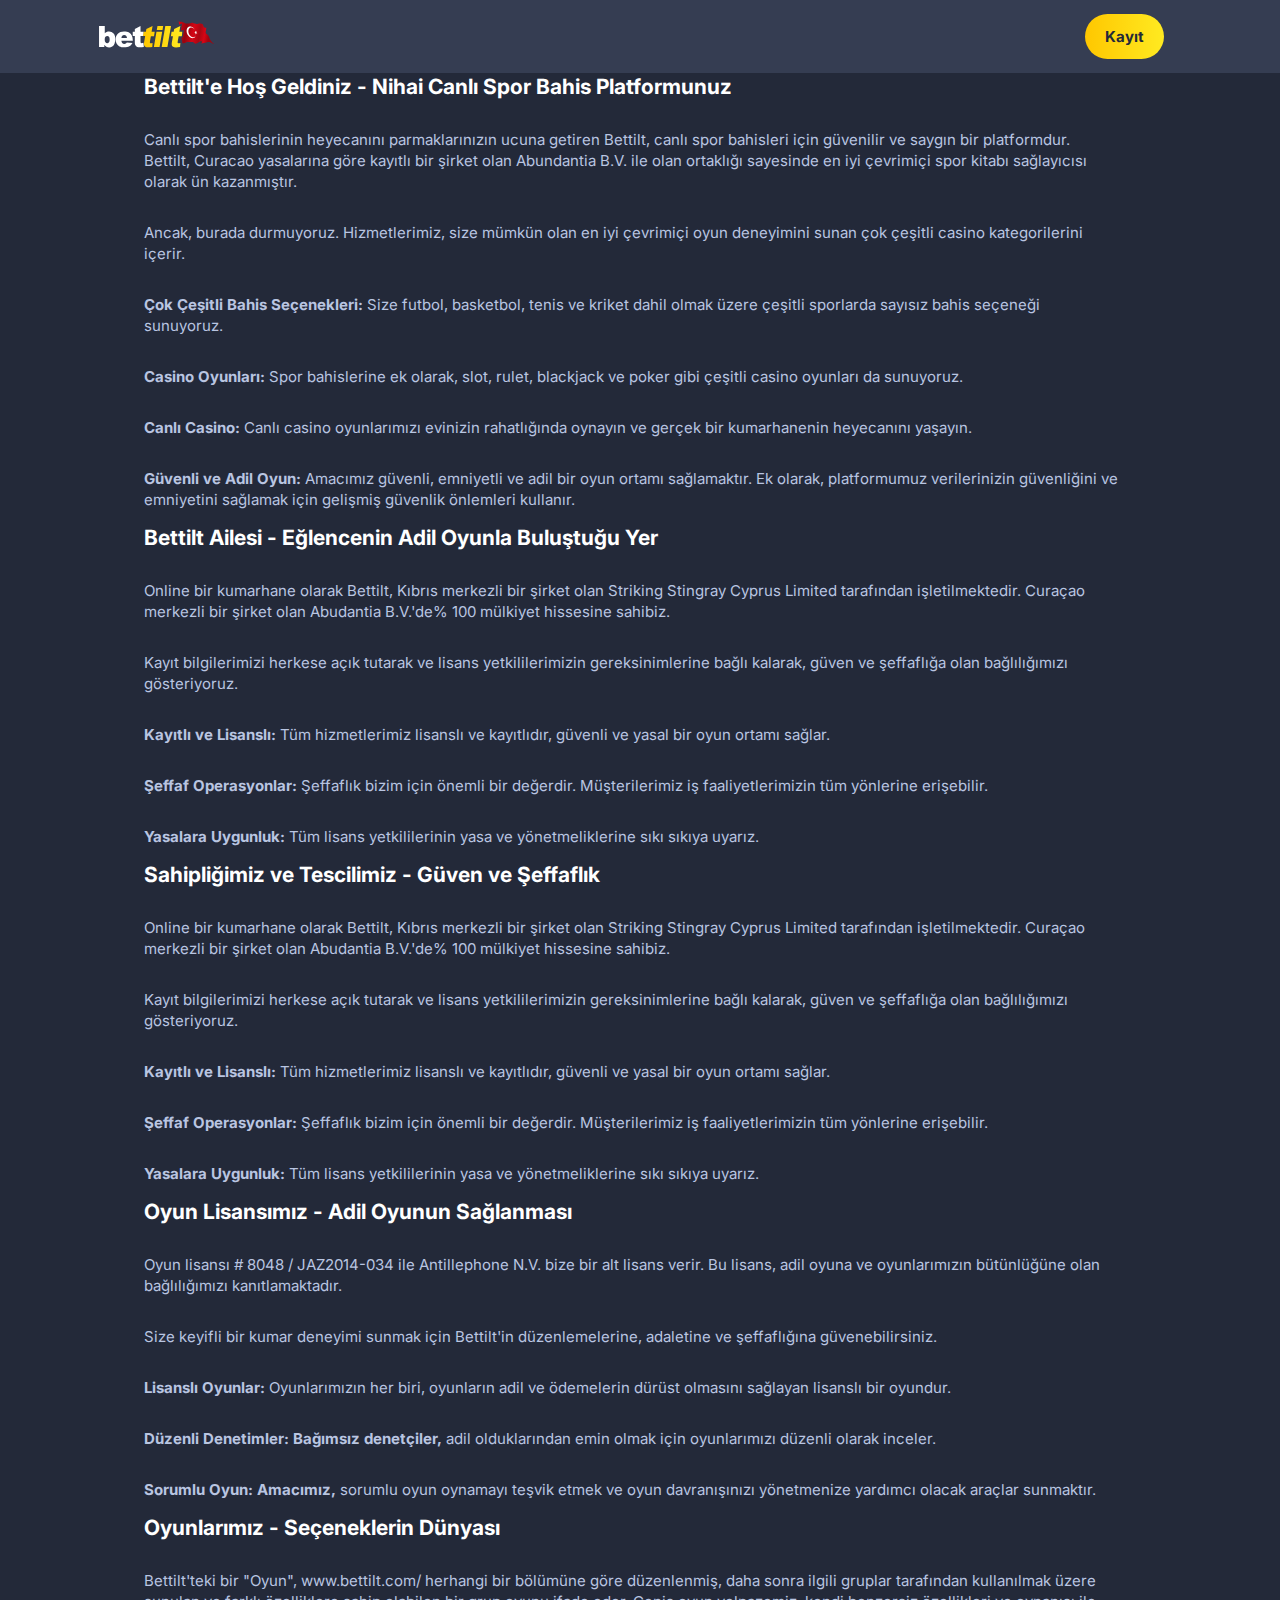
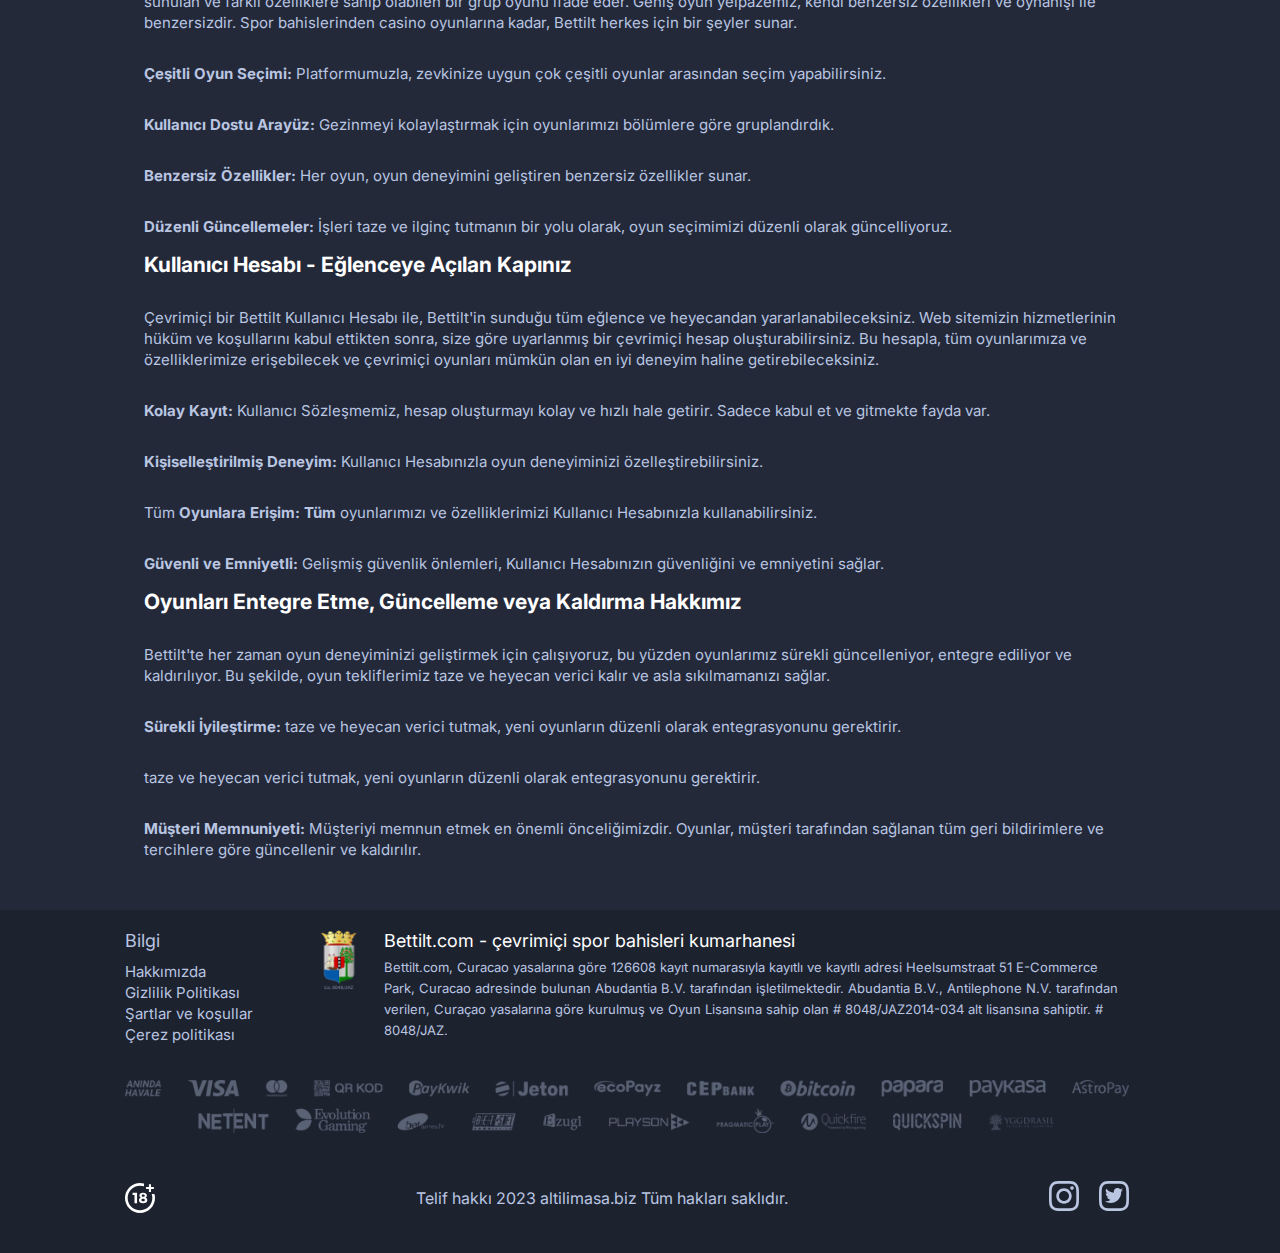
<file: src/about-us.html>
<!DOCTYPE html>
<html lang="tr">
  <head>
    <meta charset="UTF-8">
    <link rel="icon" href="./images/favicon.ico" type="image/svg+xml">
    <meta name="viewport" content="width=device-width, initial-scale=1.0">
    <title>Hakkımızda</title>
    <meta name="robots" content="noarchive">
    <link rel="stylesheet" href="./styles/style.css">
  </head>
  <body>
    <div class="welcome-banner">
      <header id="header" class="header header__background">
        <a href="/" class="header__logo-link" >
          <img class="header__logo" alt="bettilt logo" src="./images/logo.svg"/>
        </a>
        <a
          href="https://btt-hi.hopghpfa.com/en-IN/sportsbook?partner=p2855p22255p564d&source=bettiltindiaNEW#registration-bonus"
          target="_blank"
          class="header__button-link"
          rel="nofollow"
        >
        Kayıt
        </a>
      </header>
    </div>
    <main id="head_au" class="main">
      <h1 class="main__title">Hakkımızda</h1>
      <section class="section first-section">
        <h3>Bettilt'e Hoş Geldiniz - Nihai Canlı Spor Bahis Platformunuz</h3>
        <p>Canlı spor bahislerinin heyecanını parmaklarınızın ucuna getiren Bettilt, canlı spor bahisleri için güvenilir ve saygın bir platformdur. Bettilt, Curacao yasalarına göre kayıtlı bir şirket olan Abundantia B.V. ile olan ortaklığı sayesinde en iyi çevrimiçi spor kitabı sağlayıcısı olarak ün kazanmıştır.</p>
        <p>Ancak, burada durmuyoruz. Hizmetlerimiz, size mümkün olan en iyi çevrimiçi oyun deneyimini sunan çok çeşitli casino kategorilerini içerir.</p>
        <p><strong>Çok Çeşitli Bahis Seçenekleri:</strong> Size futbol, basketbol, tenis ve kriket dahil olmak üzere çeşitli sporlarda sayısız bahis seçeneği sunuyoruz.</p>
        <p><strong>Casino Oyunları:</strong> Spor bahislerine ek olarak, slot, rulet, blackjack ve poker gibi çeşitli casino oyunları da sunuyoruz.</p>
        <p><strong>Canlı Casino:</strong> Canlı casino oyunlarımızı evinizin rahatlığında oynayın ve gerçek bir kumarhanenin heyecanını yaşayın.</p>
        <p><strong>Güvenli ve Adil Oyun:</strong> Amacımız güvenli, emniyetli ve adil bir oyun ortamı sağlamaktır. Ek olarak, platformumuz verilerinizin güvenliğini ve emniyetini sağlamak için gelişmiş güvenlik önlemleri kullanır.</p>
      </section>
      <section class="section">
        <h3 >Bettilt Ailesi - Eğlencenin Adil Oyunla Buluştuğu Yer</h3>
        <p>Online bir kumarhane olarak Bettilt, Kıbrıs merkezli bir şirket olan Striking Stingray Cyprus Limited tarafından işletilmektedir. Curaçao merkezli bir şirket olan Abudantia B.V.'de% 100 mülkiyet hissesine sahibiz.</p>
        <p>Kayıt bilgilerimizi herkese açık tutarak ve lisans yetkililerimizin gereksinimlerine bağlı kalarak, güven ve şeffaflığa olan bağlılığımızı gösteriyoruz.</p>
        <p><strong>Kayıtlı ve Lisanslı:</strong> Tüm hizmetlerimiz lisanslı ve kayıtlıdır, güvenli ve yasal bir oyun ortamı sağlar.</p>
        <p><strong>Şeffaf Operasyonlar:</strong> Şeffaflık bizim için önemli bir değerdir. Müşterilerimiz iş faaliyetlerimizin tüm yönlerine erişebilir.</p>
        <p><strong>Yasalara Uygunluk:</strong> Tüm lisans yetkililerinin yasa ve yönetmeliklerine sıkı sıkıya uyarız.</p>
      </section>
      <section class="section">
        <h3 >Sahipliğimiz ve Tescilimiz - Güven ve Şeffaflık</h3>
        <p>Online bir kumarhane olarak Bettilt, Kıbrıs merkezli bir şirket olan Striking Stingray Cyprus Limited tarafından işletilmektedir. Curaçao merkezli bir şirket olan Abudantia B.V.'de% 100 mülkiyet hissesine sahibiz.</p>
        <p>Kayıt bilgilerimizi herkese açık tutarak ve lisans yetkililerimizin gereksinimlerine bağlı kalarak, güven ve şeffaflığa olan bağlılığımızı gösteriyoruz.</p>
        <p><strong>Kayıtlı ve Lisanslı:</strong> Tüm hizmetlerimiz lisanslı ve kayıtlıdır, güvenli ve yasal bir oyun ortamı sağlar.</p>
        <p><strong>Şeffaf Operasyonlar:</strong> Şeffaflık bizim için önemli bir değerdir. Müşterilerimiz iş faaliyetlerimizin tüm yönlerine erişebilir.</p>
        <p><strong>Yasalara Uygunluk:</strong> Tüm lisans yetkililerinin yasa ve yönetmeliklerine sıkı sıkıya
          uyarız.</p>
      </section>
      <section class="section">
        <h3 >Oyun Lisansımız - Adil Oyunun Sağlanması</h3>
        <p>Oyun lisansı # 8048 / JAZ2014-034 ile Antillephone N.V. bize bir alt lisans verir. Bu lisans, adil oyuna ve oyunlarımızın bütünlüğüne olan bağlılığımızı kanıtlamaktadır.</p>
        <p>Size keyifli bir kumar deneyimi sunmak için Bettilt'in düzenlemelerine, adaletine ve şeffaflığına güvenebilirsiniz.</p>
        <p><strong>Lisanslı Oyunlar:</strong> Oyunlarımızın her biri, oyunların adil ve ödemelerin dürüst olmasını sağlayan lisanslı bir oyundur.</p>
        <p><strong>Düzenli Denetimler: Bağımsız denetçiler,</strong> adil olduklarından emin olmak için oyunlarımızı düzenli olarak inceler.</p>
        <p><strong>Sorumlu Oyun: Amacımız,</strong> sorumlu oyun oynamayı teşvik etmek ve oyun davranışınızı yönetmenize yardımcı olacak araçlar sunmaktır.</p>
      </section>
      <section class="section">
        <h3 >Oyunlarımız - Seçeneklerin Dünyası</h3>
        <p>Bettilt'teki bir "Oyun", www.bettilt.com/ herhangi bir bölümüne göre düzenlenmiş, daha sonra ilgili gruplar tarafından kullanılmak üzere sunulan ve farklı özelliklere sahip olabilen bir grup oyunu ifade eder. Geniş oyun yelpazemiz, kendi benzersiz özellikleri ve oynanışı ile benzersizdir. Spor bahislerinden casino oyunlarına kadar, Bettilt herkes için bir şeyler sunar.</p>
        <p><strong>Çeşitli Oyun Seçimi:</strong> Platformumuzla, zevkinize uygun çok çeşitli oyunlar arasından seçim yapabilirsiniz.</p>
        <p><strong>Kullanıcı Dostu Arayüz:</strong> Gezinmeyi kolaylaştırmak için oyunlarımızı bölümlere göre gruplandırdık.</p>
        <p><strong>Benzersiz Özellikler:</strong> Her oyun, oyun deneyimini geliştiren benzersiz özellikler sunar.</p>
        <p><strong>Düzenli Güncellemeler:</strong> İşleri taze ve ilginç tutmanın bir yolu olarak, oyun seçimimizi düzenli olarak güncelliyoruz.</p>
      </section>
      <section class="section">
        <h3 >Kullanıcı Hesabı - Eğlenceye Açılan Kapınız</h3>
        <p>Çevrimiçi bir Bettilt Kullanıcı Hesabı ile, Bettilt'in sunduğu tüm eğlence ve heyecandan yararlanabileceksiniz. Web sitemizin hizmetlerinin hüküm ve koşullarını kabul ettikten sonra, size göre uyarlanmış bir çevrimiçi hesap oluşturabilirsiniz. Bu hesapla, tüm oyunlarımıza ve özelliklerimize erişebilecek ve çevrimiçi oyunları mümkün olan en iyi deneyim haline getirebileceksiniz.</p>
        <p><strong>Kolay Kayıt:</strong> Kullanıcı Sözleşmemiz, hesap oluşturmayı kolay ve hızlı hale getirir. Sadece kabul et ve gitmekte fayda var.</p>
        <p><strong>Kişiselleştirilmiş Deneyim:</strong> Kullanıcı Hesabınızla oyun deneyiminizi özelleştirebilirsiniz.</p>
        <p>Tüm<strong> Oyunlara Erişim: Tüm</strong> oyunlarımızı ve özelliklerimizi Kullanıcı Hesabınızla kullanabilirsiniz.</p>
        <p><strong>Güvenli ve Emniyetli:</strong> Gelişmiş güvenlik önlemleri, Kullanıcı Hesabınızın güvenliğini ve emniyetini sağlar.</p>
      </section>
      <section class="section">
        <h3 >Oyunları Entegre Etme, Güncelleme veya Kaldırma Hakkımız</h3>
        <p>Bettilt'te her zaman oyun deneyiminizi geliştirmek için çalışıyoruz, bu yüzden oyunlarımız sürekli güncelleniyor, entegre ediliyor ve kaldırılıyor. Bu şekilde, oyun tekliflerimiz taze ve heyecan verici kalır ve asla sıkılmamanızı sağlar.</p>
        <p><strong>Sürekli İyileştirme:</strong> taze ve heyecan verici tutmak, yeni oyunların düzenli olarak entegrasyonunu gerektirir.</p>
        <p><strong></strong> taze ve heyecan verici tutmak, yeni oyunların düzenli olarak entegrasyonunu gerektirir.</p>
        <p><strong>Müşteri Memnuniyeti:</strong> Müşteriyi memnun etmek en önemli önceliğimizdir. Oyunlar, müşteri tarafından sağlanan tüm geri bildirimlere ve tercihlere göre güncellenir ve kaldırılır.</p>
      </section>
    </main>
    <a href="#head_au" class="scroll-top">
      <img src="images/arrow-top.png" alt="arrow-top" class="arrow-top">
    </a>
    <footer class="footer">
      <div class="footer__casino">
        <div class="footer__links">
          <p class="footer__links-title">Bilgi</p>
          <a href="about-us.html" class="footer__link">Hakkımızda</a>
          <a href="privacy-policy.html" class="footer__link">Gizlilik Politikası</a>
          <a href="terms-and-conditions.html" class="footer__link">Şartlar ve koşullar</a>
          <a href="cookie-policy.html" class="footer__link">Çerez politikası</a>
        </div>
        <div class="footer__social-links--mobile">
          <a target="_blank" rel="nofollow" href="https://instagram.com/in_bettilt?igshid=MmIzYWVlNDQ5Yg==" class="footer__social-link">
            <img src="./images/instagram.svg" alt="instagram" class="footer__social-link-image">
          </a>
          <a target="_blank" rel="nofollow" href="https://twitter.com/bettilt_in?s=21&t=aEdbIC_1inzgar1i88gGJw" class="footer__social-link">
            <img src="./images/twitter.svg" alt="twitter" class="footer__social-link-image">
          </a>
        </div>
        <div class="footer__info">
          <img src="./images/footer-image.png" alt="footer logo" class="footer__image">
          <div class="footer__info-text">
            <p class="footer__info-title">Bettilt.com - çevrimiçi spor bahisleri kumarhanesi</p>
            <p class="footer__info-paragraph">Bettilt.com, Curacao yasalarına göre 126608 kayıt numarasıyla kayıtlı ve kayıtlı adresi Heelsumstraat 51 E-Commerce Park, Curacao adresinde bulunan Abudantia B.V. tarafından işletilmektedir. Abudantia B.V., Antilephone N.V. tarafından verilen, Curaçao yasalarına göre kurulmuş ve Oyun Lisansına sahip olan # 8048/JAZ2014-034 alt lisansına sahiptir. # 8048/JAZ.</p>
          </div>
        </div>
      </div>
      <img src="./images/payment-systems.webp" alt="paymant systems" class="footer__payment-images"/>
      <div class="footer__images">
        <img src="./images/18Plus.svg" alt="18 plus" class="footer__image footer__image-18plus">
        <span>Telif hakkı 2023 altilimasa.biz Tüm hakları saklıdır.</span>
        <div class="footer__social-links">
          <a target="_blank" rel="nofollow" href="https://instagram.com/in_bettilt?igshid=MmIzYWVlNDQ5Yg==" class="footer__social-link">
            <img src="./images/instagram.svg" alt="instagram" class="footer__social-link-image">
          </a>
          <a target="_blank" rel="nofollow" href="https://twitter.com/bettilt_in?s=21&t=aEdbIC_1inzgar1i88gGJw" class="footer__social-link">
            <img src="./images/twitter.svg" alt="twitter" class="footer__social-link-image">
          </a>
        </div>
      </div>
    </footer>
    <script type="text/javascript" src="scripts/addictional-pages.js"></script>
  </body>
</html>
</file>
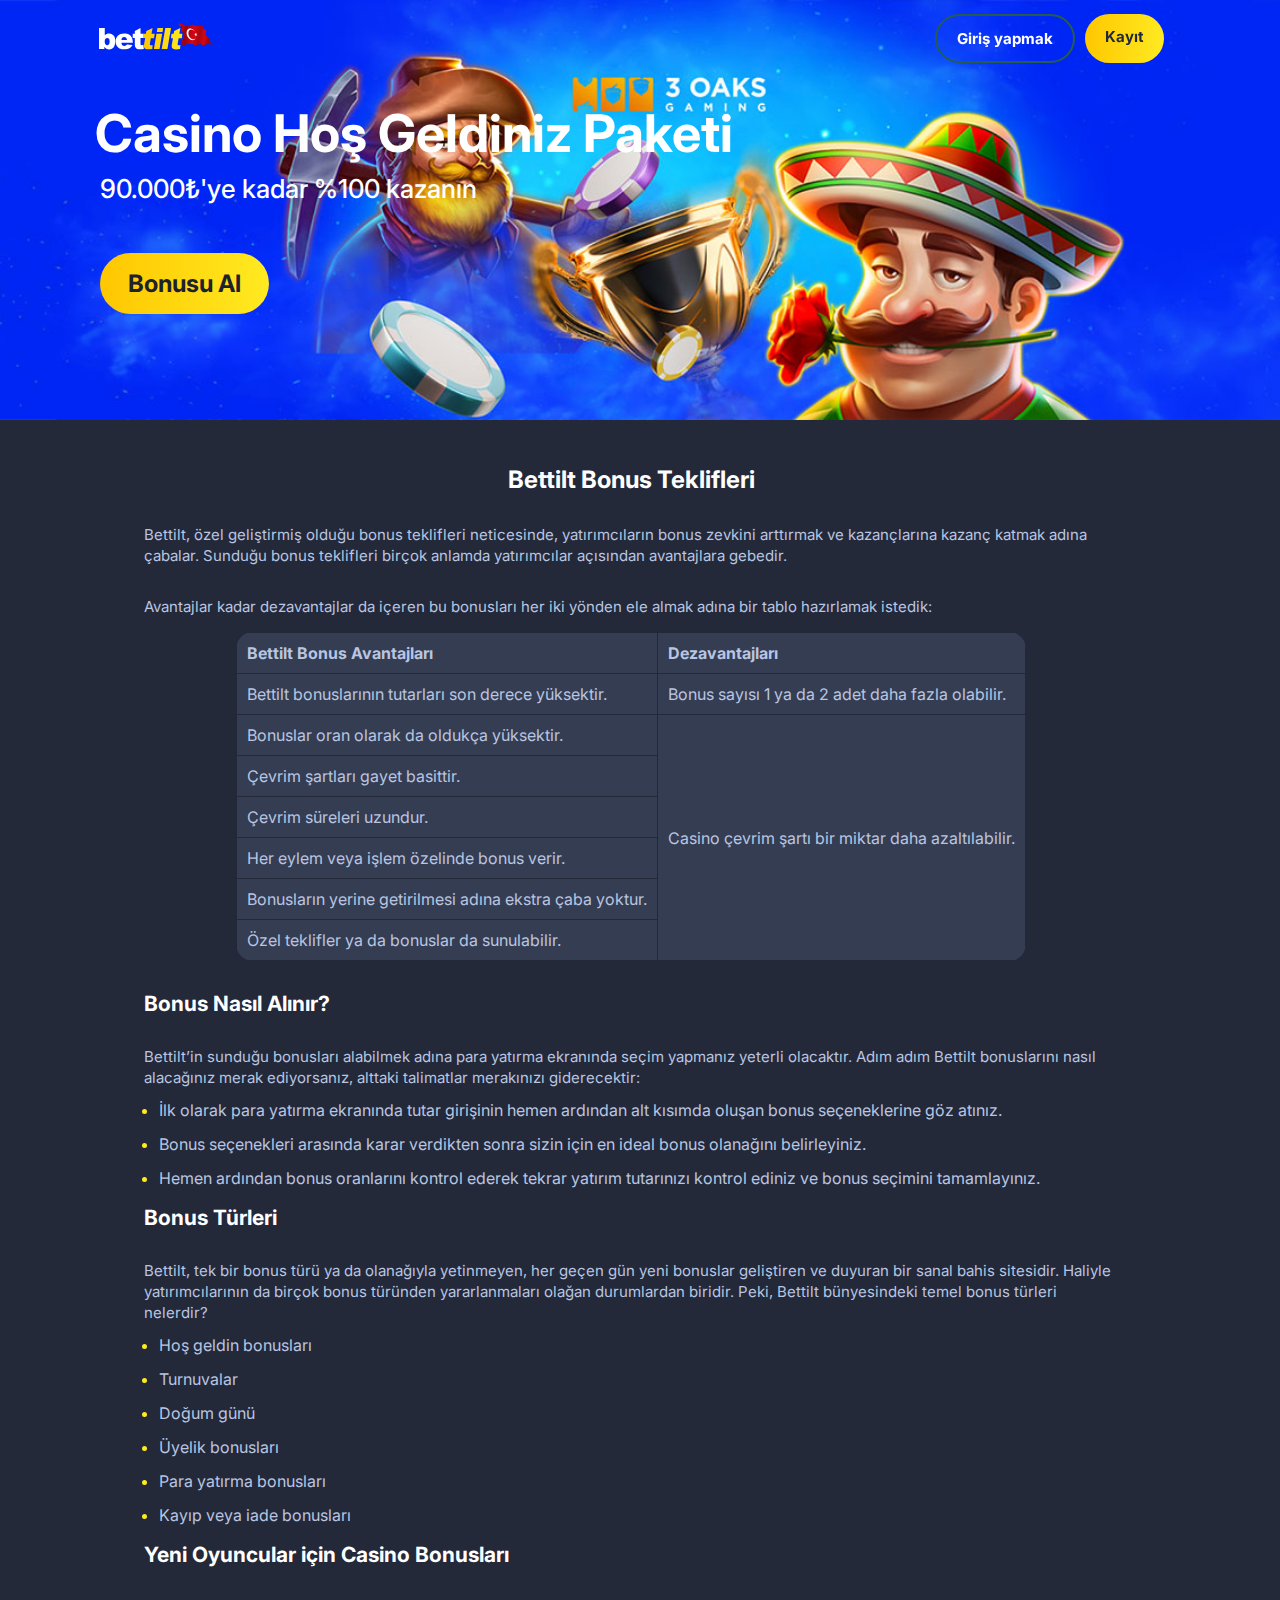
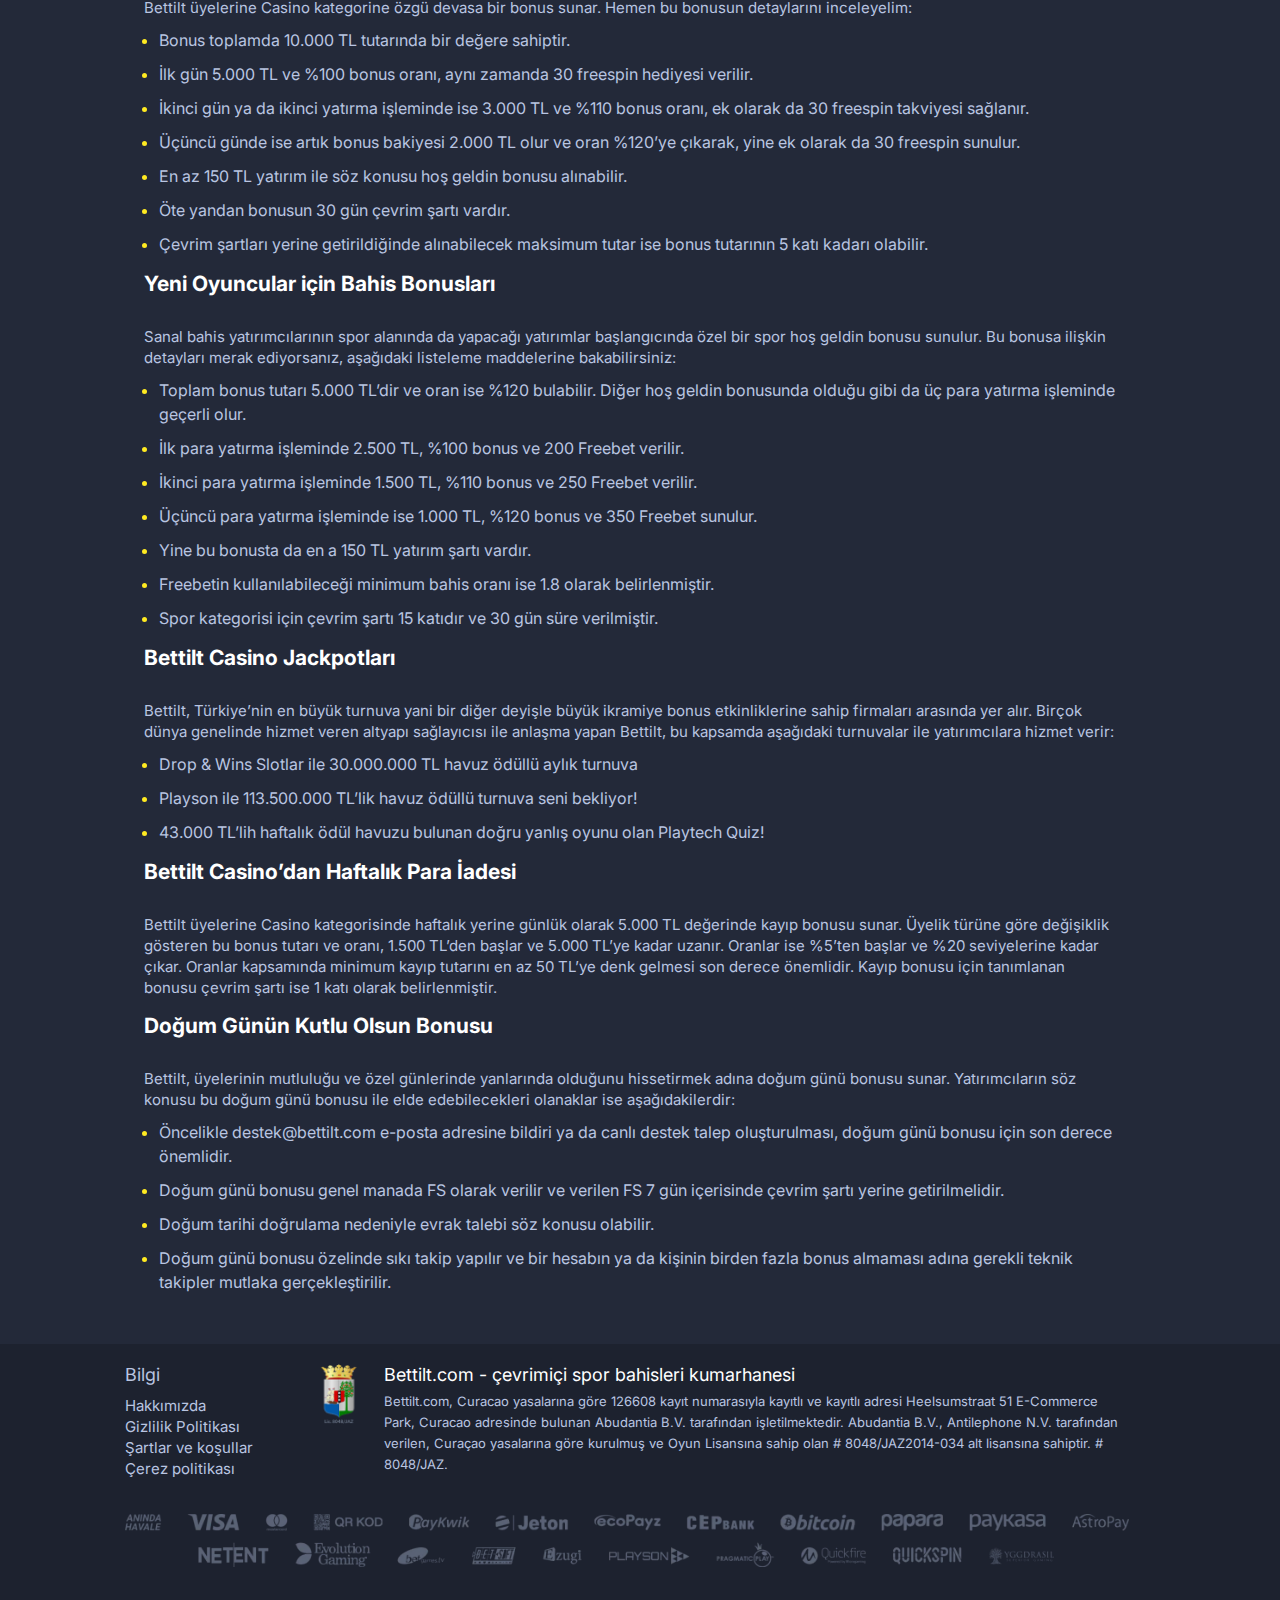
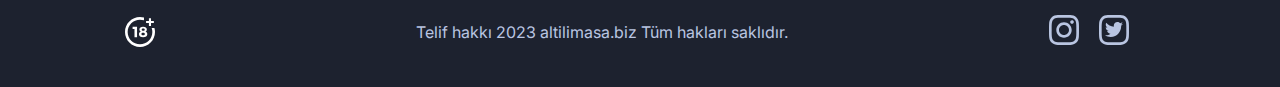
<file: src/bonus.html>
<!DOCTYPE html>
<html lang="tr">
  <head>
    <meta charset="UTF-8">
    <meta name="viewport" content="width=device-width, initial-scale=1.0">
    <meta name="description" content="">
    <title></title>
    <link rel="icon" href="./images/favicon.ico" type="image/svg+xml">
    <meta name="robots" content="noarchive">
    <link rel="stylesheet" href="./styles/style.css">
    <script src='//cdnjs.cloudflare.com/ajax/libs/jquery/2.1.3/jquery.min.js' type='text/javascript'></script>
  </head>
  <body>
    <button id="button"></button>
    <div class="Slider-img-fill">
      <div class="main__image main__image--first">
        <span class="welcome-banner__title">Casino Hoş Geldiniz Paketi</span>
        <p class="welcome-banner__paragraph">90.000₺'ye kadar %100 kazanın</p>
        <a
          target="_blank"
          rel="nofollow"
          href="https://btt-hi.hopghpfa.com/en-IN/sportsbook?partner=p2855p22601pd4e7&source=bettiltIN#registration-bonus"
          class="welcome-banner__button-link"
        >
        Bonusu Al
        </a>
      </div>
    </div>
    <div class="welcome-banner">
      <header id="header" class="header">
        <a href="/" class="header__logo-link">
          <img class="header__logo" alt="bettilt logo" src="./images/logo.svg"/>
        </a>
        <div>
          <a
          href="https://btt-hi.hopghpfa.com/en-IN/sportsbook?partner=p2855p22601pd4e7&source=bettiltIN#registration-bonus"
          target="_blank"
          class="header__button-link first--link"
          rel="nofollow"
        >
        Giriş yapmak
        </a>
        <a
          href="https://btt-hi.hopghpfa.com/en-IN/sportsbook?partner=p2855p22601pd4e7&source=bettiltIN#registration-bonus"
          target="_blank"
          class="header__button-link"
          rel="nofollow"
        >
        Kayıt
        </a>
        </div>
      </header>
    </div>
    <main class="main">
      <section class="section">
        <h1 class="title">Bettilt Bonus Teklifleri</h1>
        <p>Bettilt, özel geliştirmiş olduğu bonus teklifleri neticesinde, yatırımcıların bonus 
          zevkini arttırmak ve kazançlarına kazanç katmak adına çabalar. Sunduğu bonus 
          teklifleri birçok anlamda yatırımcılar açısından avantajlara gebedir. 
        </p>
        <p>Avantajlar kadar dezavantajlar da içeren bu bonusları her iki yönden ele almak 
          adına bir tablo hazırlamak istedik:
        </p>
        <table>
          <tr>
            <td><strong>Bettilt Bonus Avantajları</strong></td>
            <td><strong>Dezavantajları</strong></td>
          </tr>
          <tr>
            <td>Bettilt bonuslarının tutarları son 
              derece yüksektir.</td>
            <td>Bonus sayısı 1 ya da 2 adet 
              daha fazla olabilir.</td>
          </tr>
          <tr>
            <td>Bonuslar oran olarak da oldukça
              yüksektir.</td>
            <td rowspan="6">Casino çevrim şartı bir miktar 
              daha azaltılabilir.</td>
          </tr>
          <tr>
            <td>Çevrim şartları gayet basittir.</td>
          </tr>
          <tr>
            <td>Çevrim süreleri uzundur.</td>
          </tr>
          <tr>
            <td>Her eylem veya işlem özelinde 
              bonus verir.</td>
          </tr>
          <tr>
            <td>Bonusların yerine getirilmesi 
              adına ekstra çaba yoktur.</td>
          </tr>
          <tr>
            <td>Özel teklifler ya da bonuslar da 
              sunulabilir.</td>
          </tr>
        </table>
      </section>
      <section class="section">
        <h2>Bonus Nasıl Alınır?</h2>
        <p>Bettilt’in sunduğu bonusları alabilmek adına para yatırma ekranında seçim 
          yapmanız yeterli olacaktır. Adım adım Bettilt bonuslarını nasıl alacağınız merak 
          ediyorsanız, alttaki talimatlar merakınızı giderecektir:
        </p>
        <ol class="section__list">
          <li class="section__element">İlk olarak para yatırma ekranında tutar girişinin hemen ardından alt 
            kısımda oluşan bonus seçeneklerine göz atınız.</li>
          <li class="section__element">Bonus seçenekleri arasında karar verdikten sonra sizin için en ideal bonus 
            olanağını belirleyiniz.</li>
          <li class="section__element">Hemen ardından bonus oranlarını kontrol ederek tekrar yatırım tutarınızı 
            kontrol ediniz ve bonus seçimini tamamlayınız.</li>
        </ol>
      </section>
      <section class="section">
        <h2>Bonus Türleri</h2>
        <p>Bettilt, tek bir bonus türü ya da olanağıyla yetinmeyen, her geçen gün yeni 
          bonuslar geliştiren ve duyuran bir sanal bahis sitesidir. Haliyle yatırımcılarının da 
          birçok bonus türünden yararlanmaları olağan durumlardan biridir. Peki, Bettilt 
          bünyesindeki temel bonus türleri nelerdir?
        </p>
        <ul class="section__list">
          <li class="section__element">Hoş geldin bonusları</li>
          <li class="section__element">Turnuvalar</li>
          <li class="section__element">Doğum günü</li>
          <li class="section__element">Üyelik bonusları</li>
          <li class="section__element">Para yatırma bonusları</li>
          <li class="section__element">Kayıp veya iade bonusları</li>
        </ul>
      </section>
      <section class="section">
        <h3>Yeni Oyuncular için Casino Bonusları</h3>
        <p>Bettilt üyelerine Casino kategorine özgü devasa bir bonus sunar. Hemen bu 
          bonusun detaylarını inceleyelim:
        </p>
        <ul class="section__list">
          <li class="section__element">Bonus toplamda 10.000 TL tutarında bir değere sahiptir.</li>
          <li class="section__element">İlk gün 5.000 TL ve %100 bonus oranı, aynı zamanda 30 freespin hediyesi 
            verilir.</li>
          <li class="section__element">İkinci gün ya da ikinci yatırma işleminde ise 3.000 TL ve %110 bonus oranı,
            ek olarak da 30 freespin takviyesi sağlanır.</li>
          <li class="section__element">Üçüncü günde ise artık bonus bakiyesi 2.000 TL olur ve oran %120’ye 
            çıkarak, yine ek olarak da 30 freespin sunulur.</li>
          <li class="section__element">En az 150 TL yatırım ile söz konusu hoş geldin bonusu alınabilir.</li>
          <li class="section__element">Öte yandan bonusun 30 gün çevrim şartı vardır.</li>
          <li class="section__element">Çevrim şartları yerine getirildiğinde alınabilecek maksimum tutar ise bonus
            tutarının 5 katı kadarı olabilir.</li>
        </ul>
      </section>
      <section class="section">
        <h2>Yeni Oyuncular için Bahis Bonusları</h2>
        <p>Sanal bahis yatırımcılarının spor alanında da yapacağı yatırımlar başlangıcında 
          özel bir spor hoş geldin bonusu sunulur. Bu bonusa ilişkin detayları merak 
          ediyorsanız, aşağıdaki listeleme maddelerine bakabilirsiniz:
        </p>
        <ul class="section__list">
          <li class="section__element">Toplam bonus tutarı 5.000 TL’dir ve oran ise %120 bulabilir. Diğer hoş 
            geldin bonusunda olduğu gibi da üç para yatırma işleminde geçerli olur.</li>
          <li class="section__element">İlk para yatırma işleminde 2.500 TL, %100 bonus ve 200 Freebet verilir.</li>
          <li class="section__element">İkinci para yatırma işleminde 1.500 TL, %110 bonus ve 250 Freebet verilir.</li>
          <li class="section__element">Üçüncü para yatırma işleminde ise 1.000 TL, %120 bonus ve 350 Freebet 
            sunulur.</li>
          <li class="section__element">Yine bu bonusta da en a 150 TL yatırım şartı vardır.</li>
          <li class="section__element">Freebetin kullanılabileceği minimum bahis oranı ise 1.8 olarak 
            belirlenmiştir.</li>
          <li class="section__element">Spor kategorisi için çevrim şartı 15 katıdır ve 30 gün süre verilmiştir.</li>
        </ul>
      </section>
      <section class="section">
        <h2>Bettilt Casino Jackpotları</h2>
        <p>Bettilt, Türkiye’nin en büyük turnuva yani bir diğer deyişle büyük ikramiye bonus 
          etkinliklerine sahip firmaları arasında yer alır. Birçok dünya genelinde hizmet 
          veren altyapı sağlayıcısı ile anlaşma yapan Bettilt, bu kapsamda aşağıdaki 
          turnuvalar ile yatırımcılara hizmet verir:
        </p>
        <ol class="section__list">
          <li class="section__element">Drop & Wins Slotlar ile 30.000.000 TL havuz ödüllü aylık turnuva</li>
          <li class="section__element">Playson ile 113.500.000 TL’lik havuz ödüllü turnuva seni bekliyor!</li>
          <li class="section__element">43.000 TL’lih haftalık ödül havuzu bulunan doğru yanlış oyunu olan 
            Playtech Quiz!</li>
        </ol>
      </section>
      <section class="section">
        <h2>Bettilt Casino’dan Haftalık Para İadesi</h2>
        <p>Bettilt üyelerine Casino kategorisinde haftalık yerine günlük olarak 5.000 TL 
          değerinde kayıp bonusu sunar. Üyelik türüne göre değişiklik gösteren bu bonus 
          tutarı ve oranı, 1.500 TL’den başlar ve 5.000 TL’ye kadar uzanır. Oranlar ise 
          %5’ten başlar ve %20 seviyelerine kadar çıkar. Oranlar kapsamında minimum 
          kayıp tutarını en az 50 TL’ye denk gelmesi son derece önemlidir. Kayıp bonusu 
          için tanımlanan bonusu çevrim şartı ise 1 katı olarak belirlenmiştir.
        </p>
      </section>
      <section class="section">
        <h2>Doğum Günün Kutlu Olsun Bonusu</h2>
        <p>Bettilt, üyelerinin mutluluğu ve özel günlerinde yanlarında olduğunu hissetirmek 
          adına doğum günü bonusu sunar. Yatırımcıların söz konusu bu doğum günü 
          bonusu ile elde edebilecekleri olanaklar ise aşağıdakilerdir:
        </p>
        <ul class="section__list">
          <li class="section__element">Öncelikle destek@bettilt.com e-posta adresine bildiri ya da canlı destek 
            talep oluşturulması, doğum günü bonusu için son derece önemlidir.</li>
          <li class="section__element">Doğum günü bonusu genel manada FS olarak verilir ve verilen FS 7 gün 
            içerisinde çevrim şartı yerine getirilmelidir.</li>
          <li class="section__element">Doğum tarihi doğrulama nedeniyle evrak talebi söz konusu olabilir.</li>
          <li class="section__element">Doğum günü bonusu özelinde sıkı takip yapılır ve bir hesabın ya da kişinin 
            birden fazla bonus almaması adına gerekli teknik takipler mutlaka 
            gerçekleştirilir.</li>
        </ul>
      </section>
    </main>
    <footer class="footer">
      <div class="footer__casino">
        <div class="footer__links">
          <p class="footer__links-title">Bilgi</p>
          <a href="about-us.html" class="footer__link">Hakkımızda</a>
          <a href="privacy-policy.html" class="footer__link">Gizlilik Politikası</a>
          <a href="terms-and-conditions.html" class="footer__link">Şartlar ve koşullar</a>
          <a href="cookie-policy.html" class="footer__link">Çerez politikası</a>
        </div>
        <div class="footer__social-links--mobile">
          <a target="_blank" rel="nofollow" href="https://instagram.com/in_bettilt?igshid=MmIzYWVlNDQ5Yg==" class="footer__social-link">
            <img src="./images/instagram.svg" alt="instagram" class="footer__social-link-image">
          </a>
          <a target="_blank" rel="nofollow" href="https://twitter.com/bettilt_in?s=21&t=aEdbIC_1inzgar1i88gGJw" class="footer__social-link">
            <img src="./images/twitter.svg" alt="twitter" class="footer__social-link-image">
          </a>
        </div>
        <div class="footer__info">
          <img src="./images/footer-image.png" alt="footer logo" class="footer__image">
          <div class="footer__info-text">
            <p class="footer__info-title">Bettilt.com - çevrimiçi spor bahisleri kumarhanesi</p>
            <p class="footer__info-paragraph">Bettilt.com, Curacao yasalarına göre 126608 kayıt numarasıyla kayıtlı ve kayıtlı adresi Heelsumstraat 51 E-Commerce Park, Curacao adresinde bulunan Abudantia B.V. tarafından işletilmektedir. Abudantia B.V., Antilephone N.V. tarafından verilen, Curaçao yasalarına göre kurulmuş ve Oyun Lisansına sahip olan # 8048/JAZ2014-034 alt lisansına sahiptir. # 8048/JAZ.</p>
          </div>
        </div>
      </div>
      <img src="./images/payment-systems.webp" alt="paymant systems" class="footer__payment-images"/>
      <div class="footer__images">
        <img src="./images/18Plus.svg" alt="18 plus" class="footer__image footer__image-18plus">
        <span>Telif hakkı 2023 altilimasa.biz Tüm hakları saklıdır.</span>
        <div class="footer__social-links">
          <a target="_blank" rel="nofollow" href="https://instagram.com/in_bettilt?igshid=MmIzYWVlNDQ5Yg==" class="footer__social-link">
            <img src="./images/instagram.svg" alt="instagram" class="footer__social-link-image">
          </a>
          <a target="_blank" rel="nofollow" href="https://twitter.com/bettilt_in?s=21&t=aEdbIC_1inzgar1i88gGJw" class="footer__social-link">
            <img src="./images/twitter.svg" alt="twitter" class="footer__social-link-image">
          </a>
        </div>
      </div>
    </footer>
    <script type="text/javascript" src="scripts/main.js"></script>
  </body>
</html>
</file>
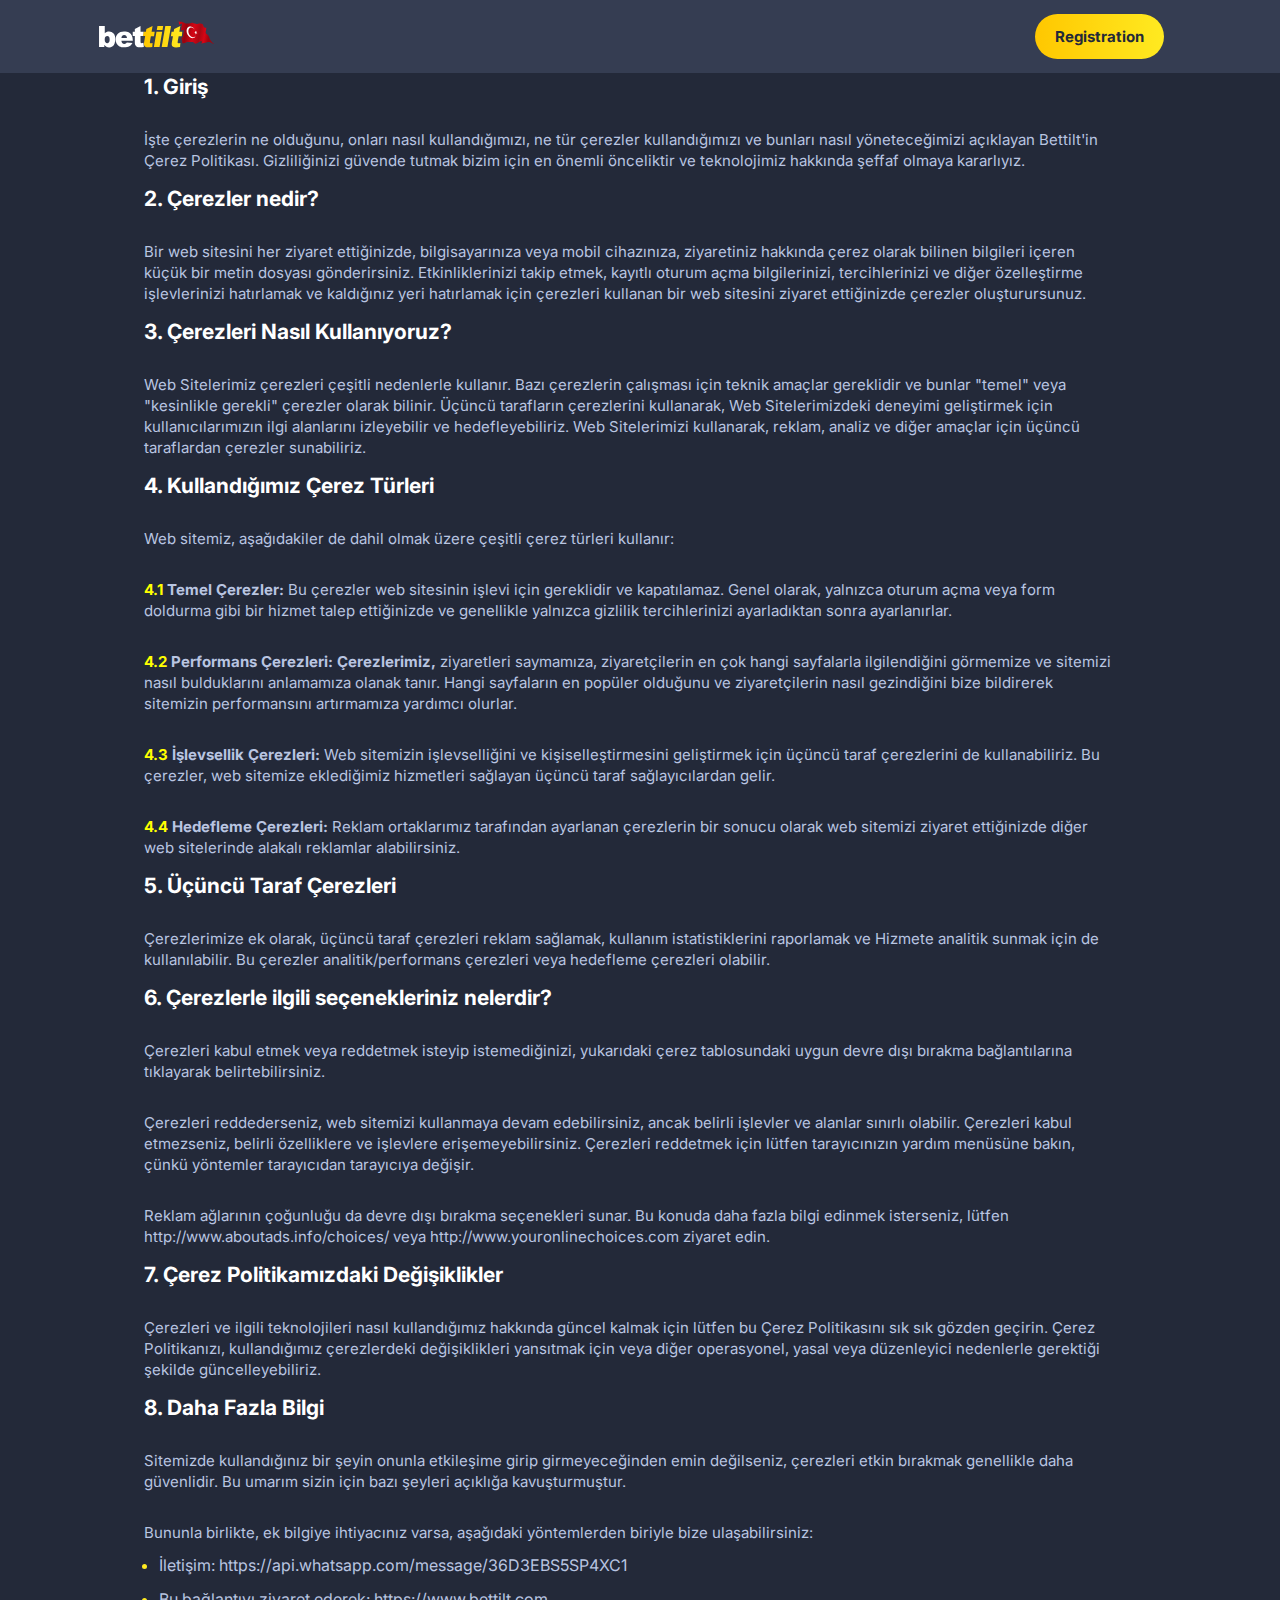
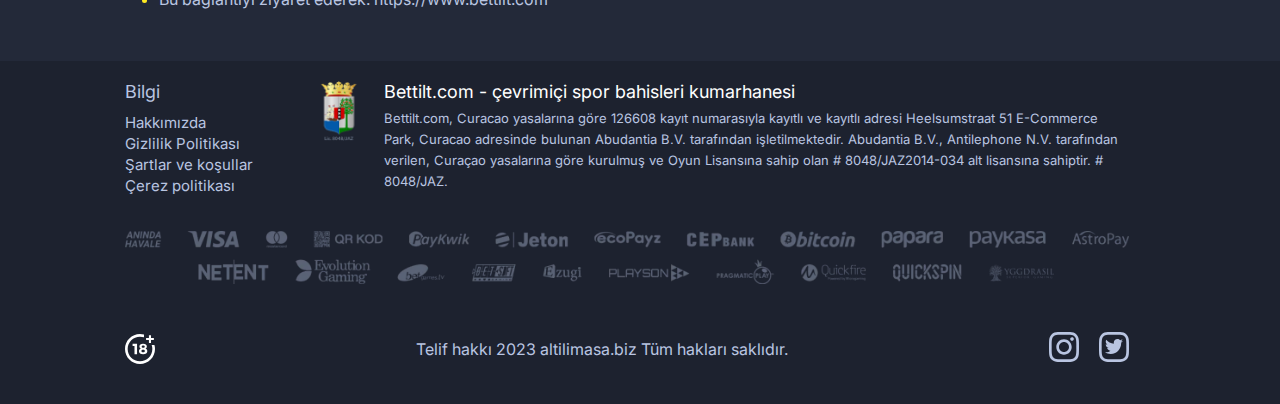
<file: src/cookie-policy.html>
<!DOCTYPE html>
<html lang="tr">
  <head>
    <meta charset="UTF-8">
    <meta name="viewport" content="width=device-width, initial-scale=1.0">
    <title>Çerez politikası</title>
    <link rel="icon" href="./images/favicon.ico" type="image/svg+xml">
    <link rel="stylesheet" href="./styles/style.css">
    <meta name="robots" content="noarchive">
  </head>
  <body>
    <div class="welcome-banner">
      <header id="header" class="header header__background">
        <a href="/" class="header__logo-link" >
          <img class="header__logo" alt="bettilt logo" src="./images/logo.svg"/>
        </a>
        <a
          href="https://btt-hi.hopghpfa.com/en-IN/sportsbook?partner=p2855p22255p564d&source=bettiltindiaNEW#registration-bonus"
          target="_blank"
          class="header__button-link"
          rel="nofollow"
        >
          Registration
        </a>
      </header>
    </div>
    <main class="main">
      <h1 id="head_cp" class="main__title">Çerez politikası</h1>
      <section class="section">
        <h3>1. Giriş</h3>
        <p>İşte çerezlerin ne olduğunu, onları nasıl kullandığımızı, ne tür çerezler kullandığımızı ve bunları nasıl yöneteceğimizi açıklayan Bettilt'in Çerez Politikası.  Gizliliğinizi güvende tutmak bizim için en önemli önceliktir ve teknolojimiz  hakkında şeffaf olmaya kararlıyız.</p>
      </section>
      <section class="section">
        <h3>2. Çerezler nedir?</h3>
        <p>Bir web sitesini her ziyaret ettiğinizde, bilgisayarınıza veya mobil cihazınıza, ziyaretiniz hakkında çerez olarak bilinen bilgileri içeren küçük bir metin dosyası  gönderirsiniz. Etkinliklerinizi takip etmek, kayıtlı oturum açma bilgilerinizi,  tercihlerinizi ve diğer özelleştirme işlevlerinizi hatırlamak ve kaldığınız yeri  hatırlamak için çerezleri kullanan bir web sitesini ziyaret ettiğinizde çerezler  oluşturursunuz.</p>
      </section>
      <section class="section">
        <h3>3. Çerezleri Nasıl Kullanıyoruz?</h3>
        <p>Web Sitelerimiz çerezleri çeşitli nedenlerle kullanır. Bazı çerezlerin çalışması için teknik amaçlar gereklidir ve bunlar "temel" veya "kesinlikle gerekli" çerezler  olarak bilinir. Üçüncü tarafların çerezlerini kullanarak, Web Sitelerimizdeki  deneyimi geliştirmek için kullanıcılarımızın ilgi alanlarını izleyebilir ve  hedefleyebiliriz. Web Sitelerimizi kullanarak, reklam, analiz ve diğer amaçlar için  üçüncü taraflardan çerezler sunabiliriz.</p>
      </section>
      <section class="section">
        <h3>4. Kullandığımız Çerez Türleri</h3>
        <p>Web sitemiz, aşağıdakiler de dahil olmak üzere çeşitli çerez türleri kullanır:</p>
        <p><strong><span class="yellowpoint">4.1</span> Temel Çerezler:</strong> Bu çerezler web sitesinin işlevi için gereklidir ve kapatılamaz. Genel olarak, yalnızca oturum açma veya form doldurma gibi bir hizmet talep ettiğinizde ve genellikle yalnızca gizlilik tercihlerinizi ayarladıktan sonra ayarlanırlar.</p>
        <p><strong><span class="yellowpoint">4.2</span> Performans Çerezleri: Çerezlerimiz,</strong> ziyaretleri saymamıza,  ziyaretçilerin en çok hangi sayfalarla ilgilendiğini görmemize ve sitemizi nasıl  bulduklarını anlamamıza olanak tanır. Hangi sayfaların en popüler olduğunu ve  ziyaretçilerin nasıl gezindiğini bize bildirerek sitemizin performansını artırmamıza yardımcı olurlar.</p>
        <p><strong><span class="yellowpoint">4.3</span> İşlevsellik Çerezleri:</strong> Web sitemizin işlevselliğini ve kişiselleştirmesini  geliştirmek için üçüncü taraf çerezlerini de kullanabiliriz. Bu çerezler, web  sitemize eklediğimiz hizmetleri sağlayan üçüncü taraf sağlayıcılardan gelir.</p>
        <p><strong><span class="yellowpoint">4.4</span> Hedefleme Çerezleri:</strong> Reklam ortaklarımız tarafından ayarlanan  çerezlerin bir sonucu olarak web sitemizi ziyaret ettiğinizde diğer web sitelerinde  alakalı reklamlar alabilirsiniz.</p>
      </section>
      <section class="section">
        <h3>5. Üçüncü Taraf Çerezleri</h3>
        <p>Çerezlerimize ek olarak, üçüncü taraf çerezleri reklam sağlamak, kullanım  istatistiklerini raporlamak ve Hizmete analitik sunmak için de kullanılabilir. Bu  çerezler analitik/performans çerezleri veya hedefleme çerezleri olabilir.</p>
      </section>
      <section class="section">
        <h3>6. Çerezlerle ilgili seçenekleriniz nelerdir?</h3>
        <p>Çerezleri kabul etmek veya reddetmek isteyip istemediğinizi, yukarıdaki çerez tablosundaki uygun devre dışı bırakma bağlantılarına tıklayarak belirtebilirsiniz.</p>
        <p>Çerezleri reddederseniz, web sitemizi kullanmaya devam edebilirsiniz, ancak  belirli işlevler ve alanlar sınırlı olabilir. Çerezleri kabul etmezseniz, belirli  özelliklere ve işlevlere erişemeyebilirsiniz. Çerezleri reddetmek için lütfen  tarayıcınızın yardım menüsüne bakın, çünkü yöntemler tarayıcıdan tarayıcıya  değişir.</p>
        <p>Reklam ağlarının çoğunluğu da devre dışı bırakma seçenekleri sunar. Bu konuda daha fazla bilgi edinmek isterseniz, lütfen http://www.aboutads.info/choices/  veya http://www.youronlinechoices.com ziyaret edin.</p>
      </section>
      <section class="section">
        <h3>7. Çerez Politikamızdaki Değişiklikler</h3>
        <p>Çerezleri ve ilgili teknolojileri nasıl kullandığımız hakkında güncel kalmak için  lütfen bu Çerez Politikasını sık sık gözden geçirin. Çerez Politikanızı, kullandığımız çerezlerdeki değişiklikleri yansıtmak için veya diğer operasyonel, yasal veya  düzenleyici nedenlerle gerektiği şekilde güncelleyebiliriz.</p>
      </section>
      <section class="section">
        <h3>8. Daha Fazla Bilgi</h3>
        <p>Sitemizde kullandığınız bir şeyin onunla etkileşime girip girmeyeceğinden emin değilseniz, çerezleri etkin bırakmak genellikle daha güvenlidir. Bu umarım sizin  için bazı şeyleri açıklığa kavuşturmuştur.</p>
        <p>Bununla birlikte, ek bilgiye ihtiyacınız varsa, aşağıdaki yöntemlerden biriyle bize  ulaşabilirsiniz:</p>
        <ul class="section__list">
          <li class="section__element">İletişim: https://api.whatsapp.com/message/36D3EBS5SP4XC1</li>
          <li class="section__element">Bu bağlantıyı ziyaret ederek: https://www.bettilt.com</li>
        </ul>
      </section>
    </main>
    <a href="#head_cp" class="scroll-top">
      <img src="images/arrow-top.png" alt="arrow-top" class="arrow-top">
    </a>
    <footer class="footer">
      <div class="footer__casino">
        <div class="footer__links">
          <p class="footer__links-title">Bilgi</p>
          <a href="about-us.html" class="footer__link">Hakkımızda</a>
          <a href="privacy-policy.html" class="footer__link">Gizlilik Politikası</a>
          <a href="terms-and-conditions.html" class="footer__link">Şartlar ve koşullar</a>
          <a href="cookie-policy.html" class="footer__link">Çerez politikası</a>
        </div>
        <div class="footer__social-links--mobile">
          <a target="_blank" rel="nofollow" href="https://instagram.com/in_bettilt?igshid=MmIzYWVlNDQ5Yg==" class="footer__social-link">
            <img src="./images/instagram.svg" alt="instagram" class="footer__social-link-image">
          </a>
          <a target="_blank" rel="nofollow" href="https://twitter.com/bettilt_in?s=21&t=aEdbIC_1inzgar1i88gGJw" class="footer__social-link">
            <img src="./images/twitter.svg" alt="twitter" class="footer__social-link-image">
          </a>
        </div>
        <div class="footer__info">
          <img src="./images/footer-image.png" alt="footer logo" class="footer__image">
          <div class="footer__info-text">
            <p class="footer__info-title">Bettilt.com - çevrimiçi spor bahisleri kumarhanesi</p>
            <p class="footer__info-paragraph">Bettilt.com, Curacao yasalarına göre 126608 kayıt numarasıyla kayıtlı ve kayıtlı adresi Heelsumstraat 51 E-Commerce Park, Curacao adresinde bulunan Abudantia B.V. tarafından işletilmektedir. Abudantia B.V., Antilephone N.V. tarafından verilen, Curaçao yasalarına göre kurulmuş ve Oyun Lisansına sahip olan # 8048/JAZ2014-034 alt lisansına sahiptir. # 8048/JAZ.</p>
          </div>
        </div>
      </div>
      <img src="./images/payment-systems.webp" alt="paymant systems" class="footer__payment-images"/>
      <div class="footer__images">
        <img src="./images/18Plus.svg" alt="18 plus" class="footer__image footer__image-18plus">
        <span>Telif hakkı 2023 altilimasa.biz Tüm hakları saklıdır.</span>
        <div class="footer__social-links">
          <a target="_blank" rel="nofollow" href="https://instagram.com/in_bettilt?igshid=MmIzYWVlNDQ5Yg==" class="footer__social-link">
            <img src="./images/instagram.svg" alt="instagram" class="footer__social-link-image">
          </a>
          <a target="_blank" rel="nofollow" href="https://twitter.com/bettilt_in?s=21&t=aEdbIC_1inzgar1i88gGJw" class="footer__social-link">
            <img src="./images/twitter.svg" alt="twitter" class="footer__social-link-image">
          </a>
        </div>
      </div>
    </footer>
    <script type="text/javascript" src="scripts/addictional-pages.js"></script>
  </body>
</html>
</file>
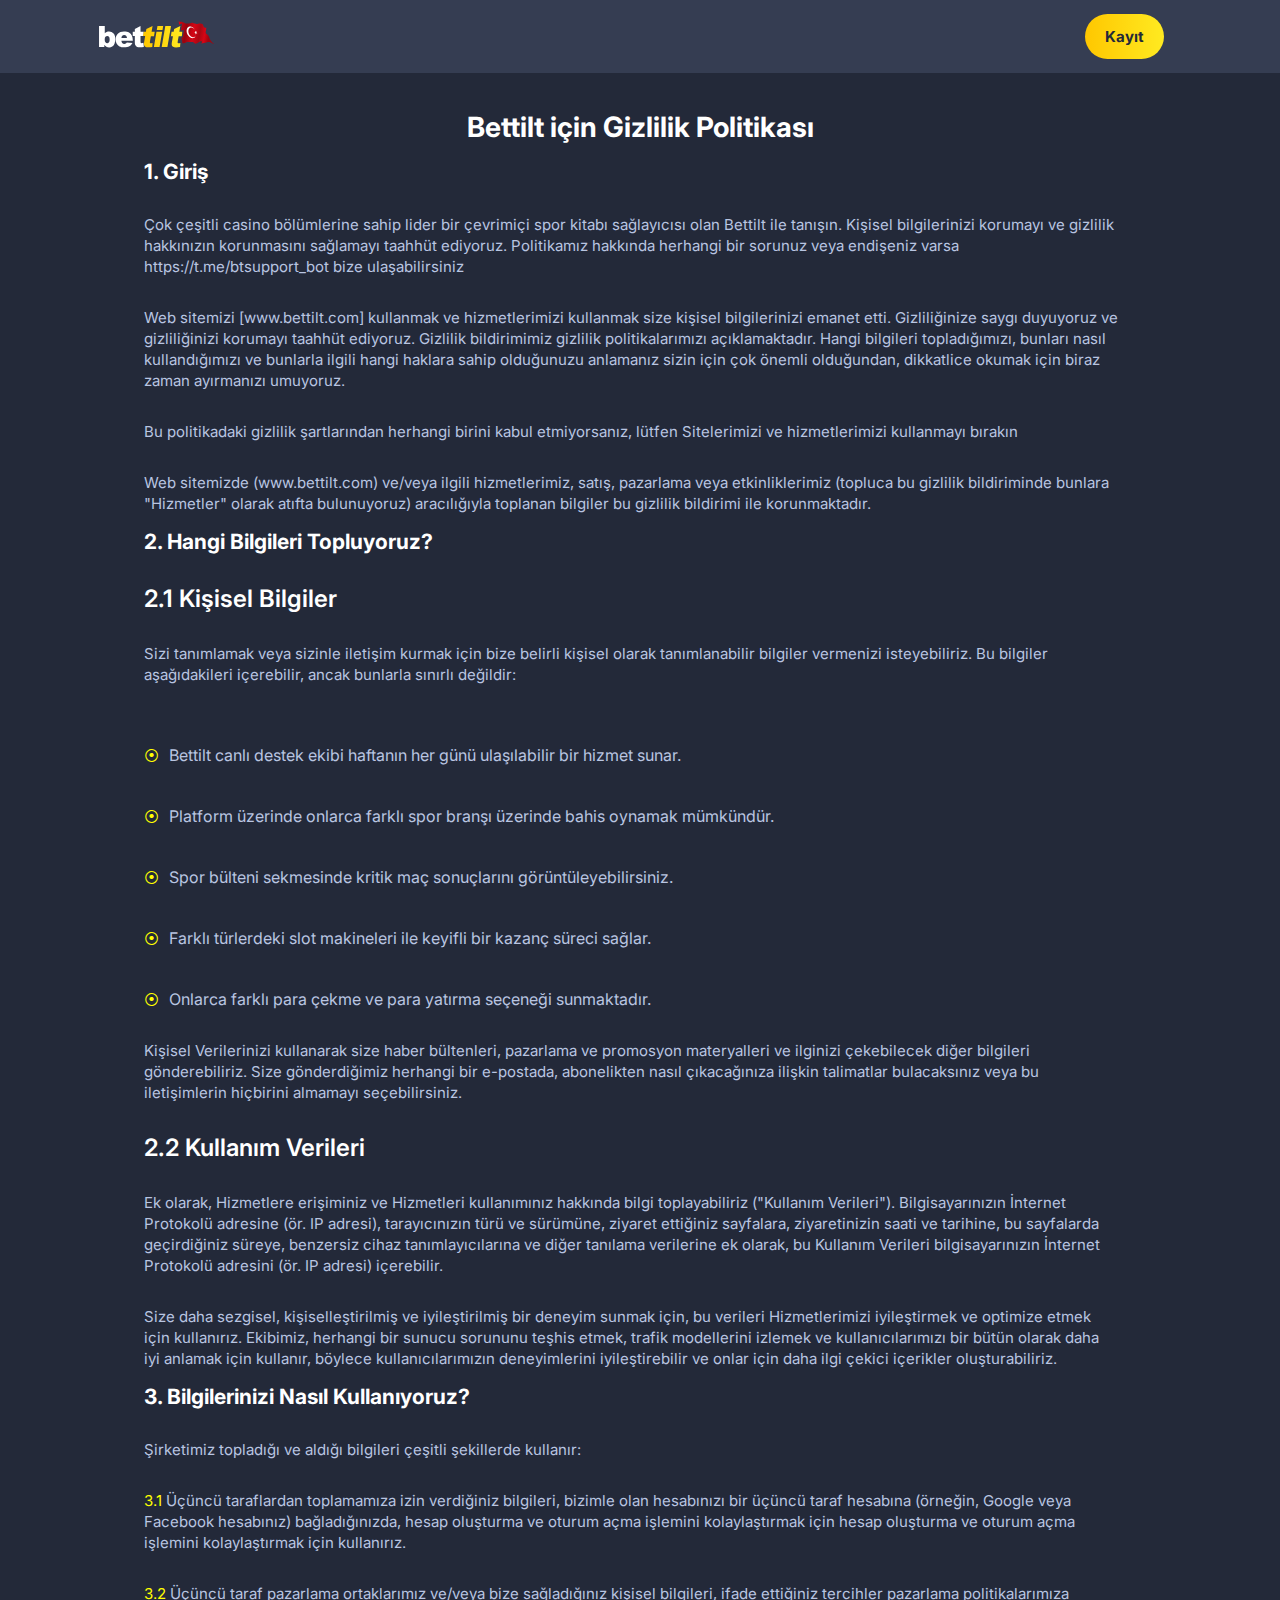
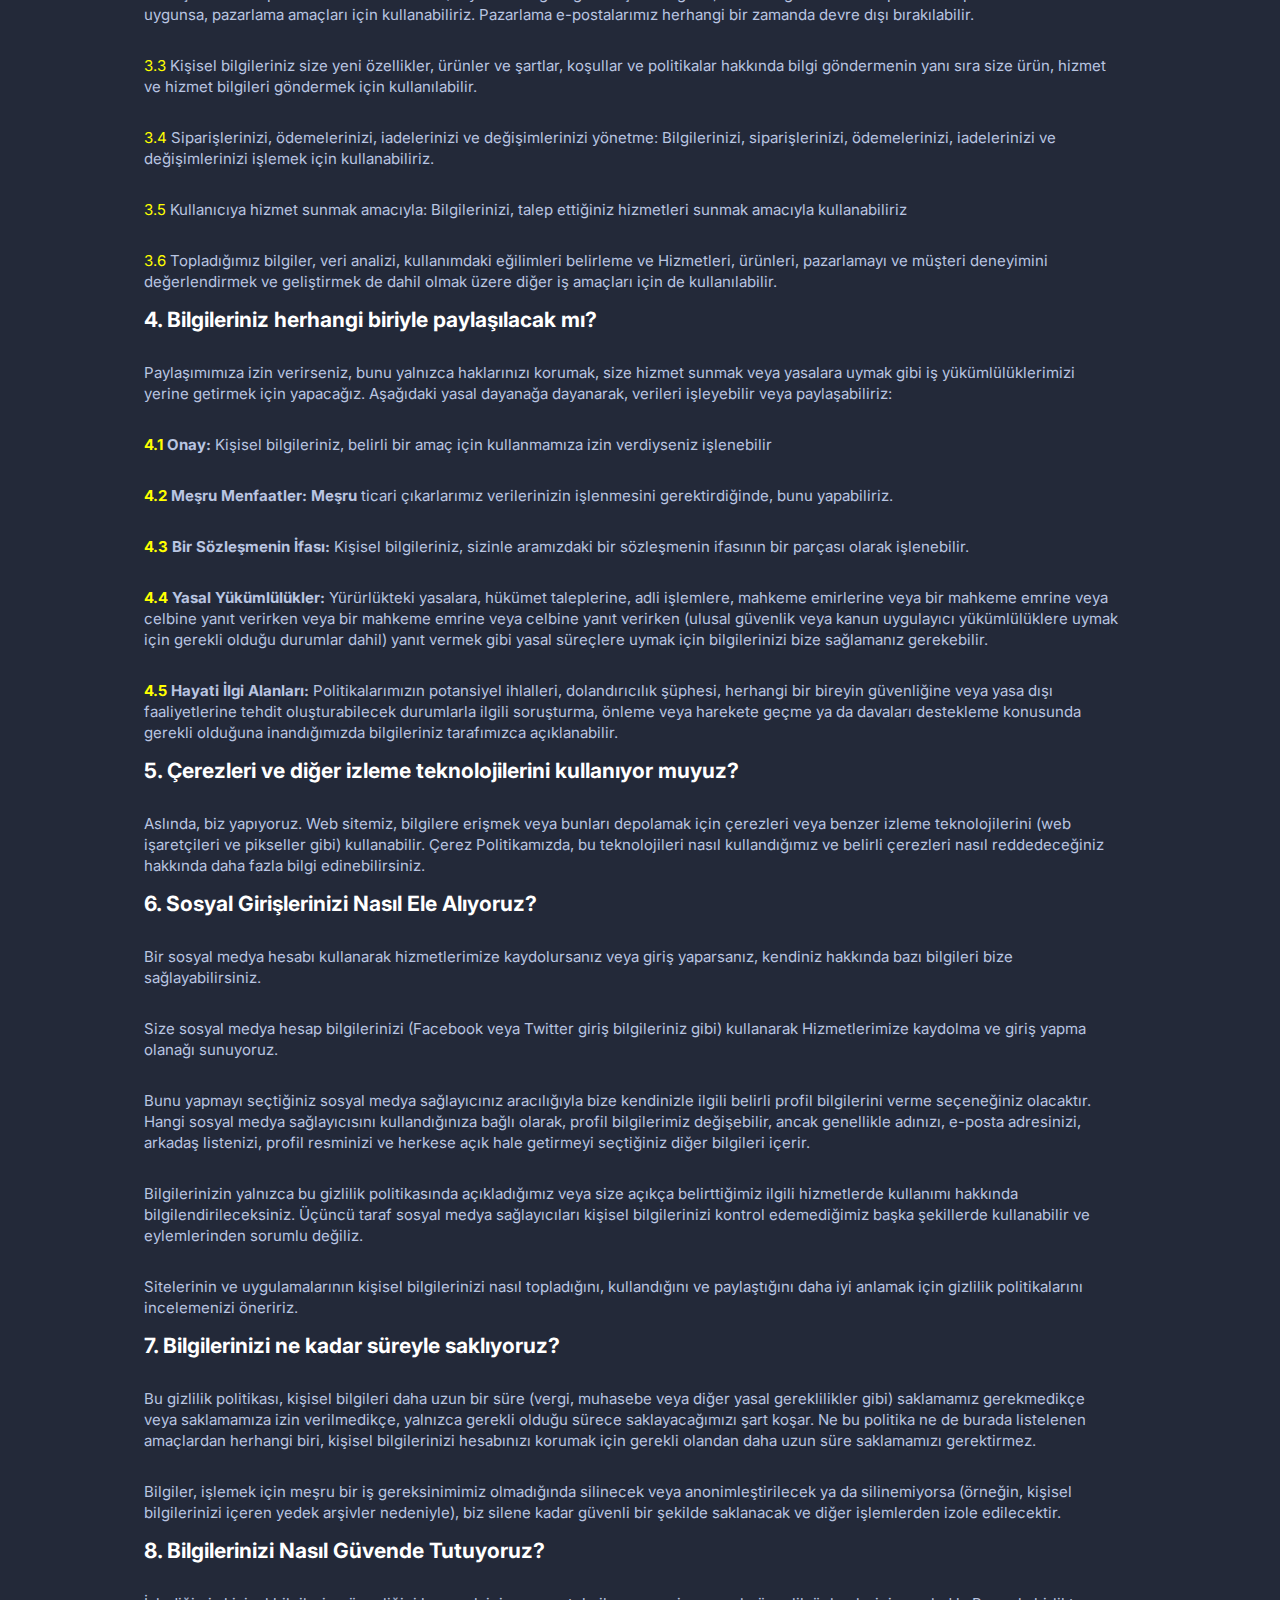
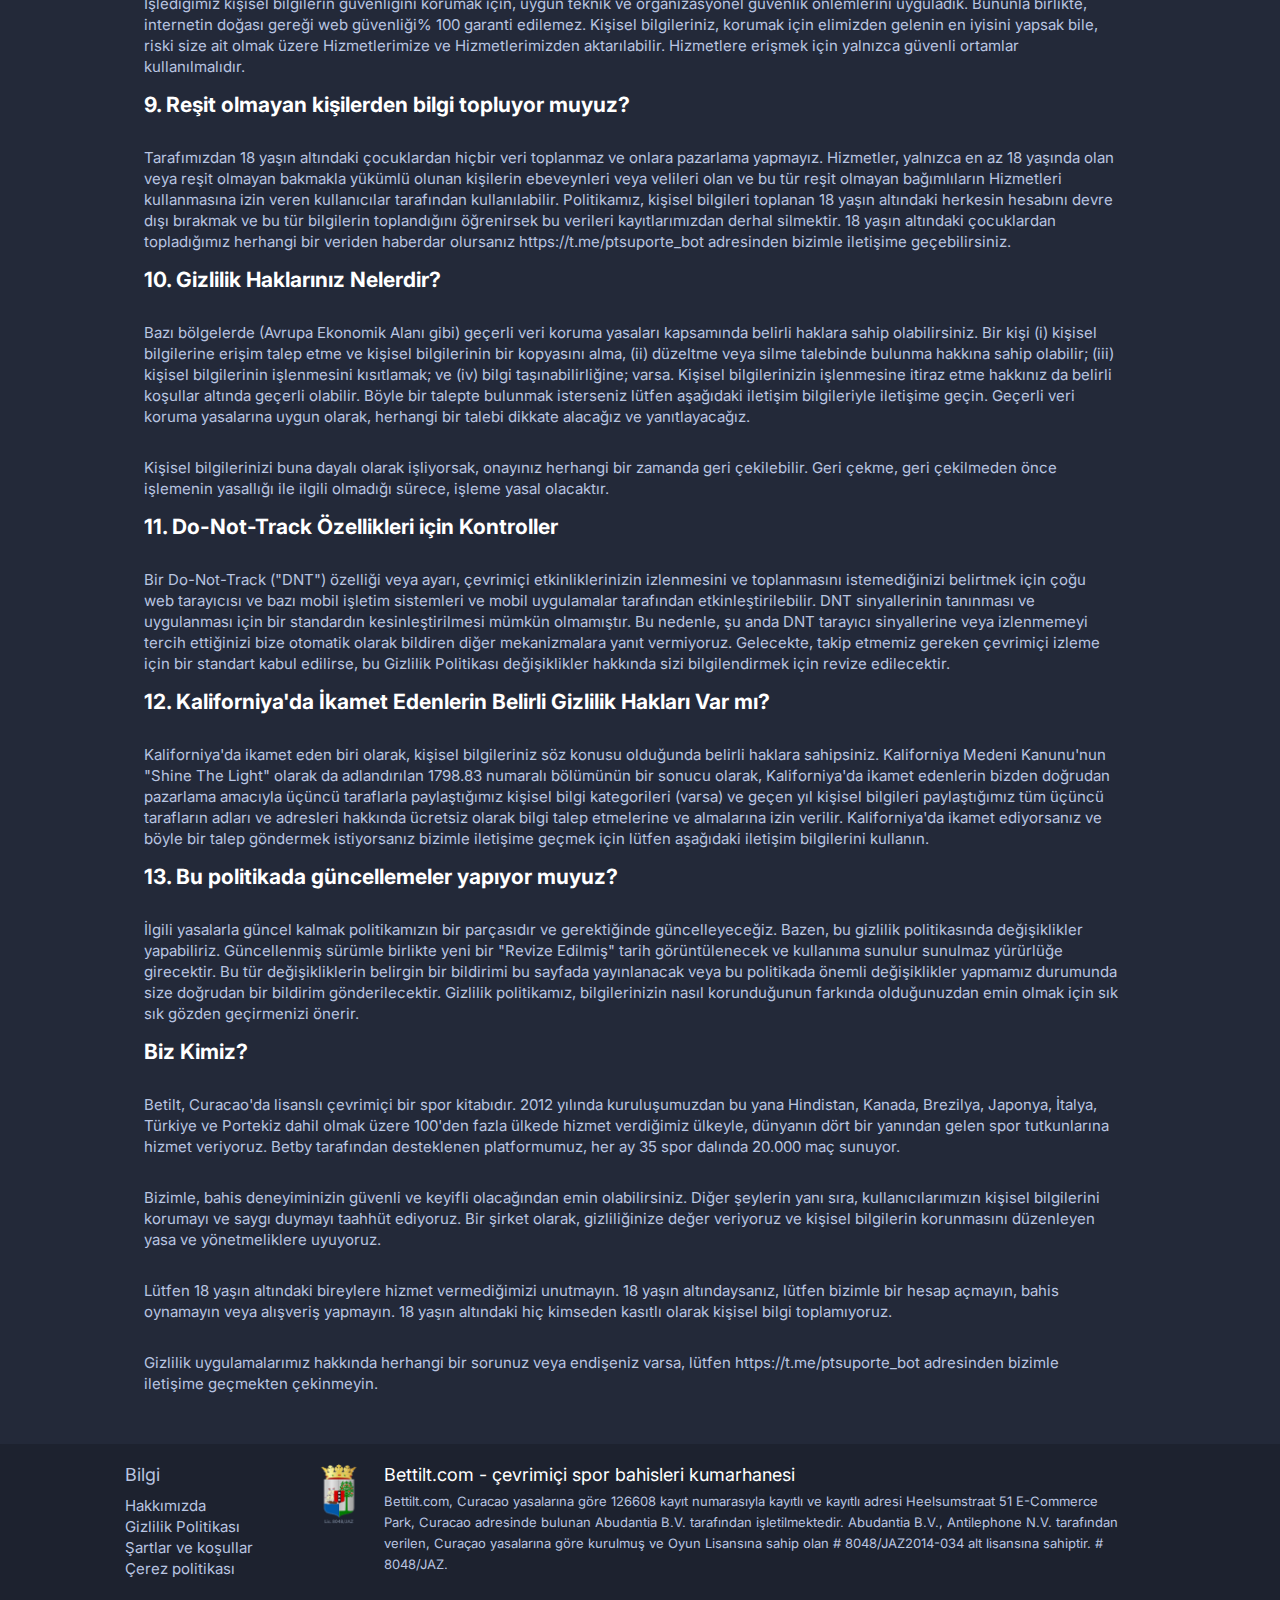
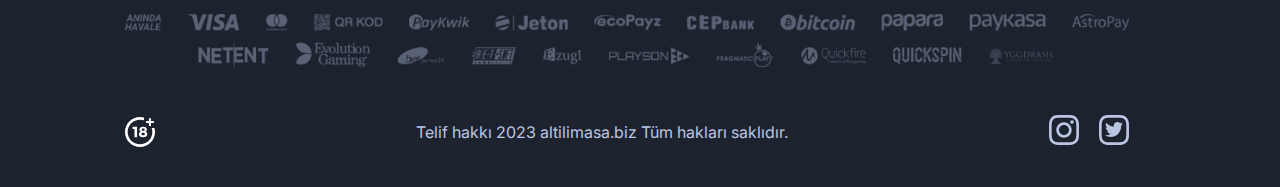
<file: src/privacy-policy.html>
<!DOCTYPE html>
<html lang="tr">
  <head>
    <meta charset="UTF-8">
    <meta name="viewport" content="width=device-width, initial-scale=1.0">
    <title>Gizlilik Politikası</title>
    <link rel="icon" href="./images/favicon.ico" type="image/svg+xml">
    <link rel="stylesheet" href="./styles/style.css">
    <meta name="robots" content="noarchive">
  </head>
  <body>
    <div class="welcome-banner">
      <header id="header" class="header header__background">
        <a href="/" class="header__logo-link" >
          <img class="header__logo" alt="bettilt logo" src="./images/logo.svg"/>
        </a>
        <a
          href="https://btt-hi.hopghpfa.com/en-IN/sportsbook?partner=p2855p22255p564d&source=bettiltindiaNEW#registration-bonus"
          target="_blank"
          class="header__button-link"
          rel="nofollow"
        >
        Kayıt
        </a>
      </header>
    </div>
    <main class="main addictional-main">
      <h1 class="main__title">Bettilt için Gizlilik Politikası</h1>
      <section class="section first-section">
        <h3>1. Giriş</h3>
        <p>Çok çeşitli casino bölümlerine sahip lider bir çevrimiçi spor kitabı sağlayıcısı olan Bettilt ile tanışın. Kişisel bilgilerinizi korumayı ve gizlilik hakkınızın korunmasını sağlamayı taahhüt ediyoruz. Politikamız hakkında herhangi bir sorunuz veya endişeniz varsa https://t.me/btsupport_bot bize ulaşabilirsiniz</p>
        <p>Web sitemizi [www.bettilt.com] kullanmak ve hizmetlerimizi kullanmak size kişisel bilgilerinizi emanet etti. Gizliliğinize saygı duyuyoruz ve gizliliğinizi korumayı taahhüt ediyoruz. Gizlilik bildirimimiz gizlilik politikalarımızı açıklamaktadır. Hangi bilgileri topladığımızı, bunları nasıl kullandığımızı ve bunlarla ilgili hangi haklara sahip olduğunuzu anlamanız sizin için çok önemli olduğundan, dikkatlice okumak için biraz zaman ayırmanızı umuyoruz.</p>
        <p>Bu politikadaki gizlilik şartlarından herhangi birini kabul etmiyorsanız, lütfen Sitelerimizi ve hizmetlerimizi kullanmayı bırakın</p>
        <p>Web sitemizde (www.bettilt.com) ve/veya ilgili hizmetlerimiz, satış, pazarlama veya etkinliklerimiz (topluca bu gizlilik bildiriminde bunlara "Hizmetler" olarak atıfta bulunuyoruz) aracılığıyla toplanan bilgiler bu gizlilik bildirimi ile korunmaktadır.</p>
      </section>
      <section class="section">
        <h3>2. Hangi Bilgileri Topluyoruz?</h3>
        <h4 class="section__pretitle">2.1 Kişisel Bilgiler</h4>
        <p>Sizi tanımlamak veya sizinle iletişim kurmak için bize belirli kişisel olarak tanımlanabilir bilgiler vermenizi isteyebiliriz. Bu bilgiler aşağıdakileri içerebilir, ancak bunlarla sınırlı değildir:</p>
        <div class="section__list-dots">
          <div class="section__info-container">
            <p class="yellowpoint">⦿</p>
            <p class="section__info">Bettilt canlı destek ekibi haftanın her günü ulaşılabilir bir hizmet sunar.</p>
          </div>
          <div class="section__info-container">
            <p class="yellowpoint">⦿</p>
            <p class="section__info">Platform üzerinde onlarca farklı spor branşı üzerinde bahis oynamak mümkündür.</p>
          </div>
          <div class="section__info-container">
            <p class="yellowpoint">⦿</p>
            <p class="section__info">Spor bülteni sekmesinde kritik maç sonuçlarını görüntüleyebilirsiniz.</p>
          </div>
          <div class="section__info-container">
            <p class="yellowpoint">⦿</p>
            <p class="section__info">Farklı türlerdeki slot makineleri ile keyifli bir kazanç süreci sağlar.</p>
          </div>
          <div class="section__info-container">
            <p class="yellowpoint">⦿</p>
            <p class="section__info">Onlarca farklı para çekme ve para yatırma seçeneği sunmaktadır.</p>
          </div>
        </div>
        <p>Kişisel Verilerinizi kullanarak size haber bültenleri, pazarlama ve promosyon materyalleri ve ilginizi çekebilecek diğer bilgileri gönderebiliriz. Size gönderdiğimiz herhangi bir e-postada, abonelikten nasıl çıkacağınıza ilişkin talimatlar bulacaksınız veya bu iletişimlerin hiçbirini almamayı seçebilirsiniz.</p>
        <h4 class="section__pretitle">2.2 Kullanım Verileri</h4>
        <p>Ek   olarak,   Hizmetlere   erişiminiz   ve   Hizmetleri   kullanımınız   hakkında   bilgi toplayabiliriz ("Kullanım Verileri"). Bilgisayarınızın İnternet Protokolü adresine (ör. IP adresi), tarayıcınızın türü ve sürümüne, ziyaret ettiğiniz sayfalara, ziyaretinizin saati   ve   tarihine,   bu   sayfalarda   geçirdiğiniz   süreye,   benzersiz   cihaz tanımlayıcılarına ve diğer tanılama verilerine ek olarak, bu Kullanım Verileri bilgisayarınızın İnternet Protokolü adresini (ör. IP adresi) içerebilir.</p>
        <p>Size daha sezgisel, kişiselleştirilmiş ve iyileştirilmiş bir deneyim sunmak için, bu verileri Hizmetlerimizi iyileştirmek ve optimize etmek için kullanırız. Ekibimiz, herhangi   bir   sunucu   sorununu   teşhis   etmek,   trafik   modellerini   izlemek   ve kullanıcılarımızı   bir   bütün   olarak   daha   iyi   anlamak   için   kullanır,   böylece kullanıcılarımızın deneyimlerini iyileştirebilir ve onlar için daha ilgi çekici içerikler oluşturabiliriz.</p>
      </section>
      <section class="section">
        <h3>3. Bilgilerinizi Nasıl Kullanıyoruz?</h3>
        <p>Şirketimiz topladığı ve aldığı bilgileri çeşitli şekillerde kullanır:</p>
        <p><span class="yellowpoint">3.1</span>  Üçüncü   taraflardan   toplamamıza   izin   verdiğiniz   bilgileri,   bizimle   olan hesabınızı bir üçüncü taraf hesabına (örneğin, Google veya Facebook hesabınız) bağladığınızda, hesap oluşturma ve oturum açma işlemini kolaylaştırmak için hesap oluşturma ve oturum açma işlemini kolaylaştırmak için kullanırız.</p>
        <p><span class="yellowpoint">3.2</span> Üçüncü taraf pazarlama ortaklarımız ve/veya bize sağladığınız kişisel bilgileri, ifade ettiğiniz tercihler pazarlama politikalarımıza uygunsa, pazarlama amaçları için kullanabiliriz. Pazarlama e-postalarımız herhangi bir zamanda devre dışı bırakılabilir.</p>
        <p><span class="yellowpoint">3.3</span> Kişisel bilgileriniz size yeni özellikler, ürünler ve şartlar, koşullar ve politikalar hakkında   bilgi   göndermenin   yanı   sıra   size   ürün,   hizmet   ve   hizmet   bilgileri göndermek için kullanılabilir.</p>
        <p><span class="yellowpoint">3.4</span>   Siparişlerinizi,   ödemelerinizi,   iadelerinizi   ve   değişimlerinizi   yönetme: Bilgilerinizi, siparişlerinizi, ödemelerinizi, iadelerinizi ve değişimlerinizi işlemek için kullanabiliriz.</p>
        <p><span class="yellowpoint">3.5</span> Kullanıcıya hizmet sunmak amacıyla: Bilgilerinizi, talep ettiğiniz hizmetleri sunmak amacıyla kullanabiliriz</p>
        <p><span class="yellowpoint">3.6</span> Topladığımız   bilgiler,   veri   analizi,   kullanımdaki   eğilimleri   belirleme   ve Hizmetleri,   ürünleri,   pazarlamayı   ve   müşteri   deneyimini   değerlendirmek   ve geliştirmek de dahil olmak üzere diğer iş amaçları için de kullanılabilir.</p>
      </section>
      <section class="section">
        <h3>4. Bilgileriniz herhangi biriyle paylaşılacak mı?</h3>
        <p>Paylaşımımıza izin verirseniz, bunu yalnızca haklarınızı korumak, size hizmet sunmak veya yasalara uymak gibi iş yükümlülüklerimizi yerine getirmek için yapacağız.   Aşağıdaki   yasal   dayanağa   dayanarak,   verileri   işleyebilir   veya paylaşabiliriz:</p>
        <p><strong><span class="yellowpoint">4.1</span> Onay:</strong> Kişisel bilgileriniz, belirli bir amaç için kullanmamıza izin verdiyseniz işlenebilir</p>
        <p><strong><span class="yellowpoint">4.2</span> Meşru Menfaatler: Meşru</strong> ticari çıkarlarımız verilerinizin işlenmesini gerektirdiğinde, bunu yapabiliriz.</p>
        <p><strong><span class="yellowpoint">4.3</span>  Bir   Sözleşmenin   İfası:</strong> Kişisel   bilgileriniz,   sizinle   aramızdaki   bir sözleşmenin ifasının bir parçası olarak işlenebilir.</p>
        <p><strong><span class="yellowpoint">4.4</span> Yasal Yükümlülükler:</strong> Yürürlükteki yasalara, hükümet taleplerine, adli işlemlere, mahkeme emirlerine veya bir mahkeme emrine veya celbine yanıt verirken veya bir mahkeme emrine veya celbine yanıt verirken (ulusal güvenlik veya kanun uygulayıcı yükümlülüklere uymak için gerekli olduğu durumlar dahil) yanıt   vermek   gibi   yasal   süreçlere   uymak   için   bilgilerinizi   bize   sağlamanız gerekebilir.</p>
        <p><strong><span class="yellowpoint">4.5</span> Hayati İlgi Alanları:</strong> Politikalarımızın potansiyel ihlalleri, dolandırıcılık şüphesi, herhangi bir bireyin güvenliğine veya yasa dışı faaliyetlerine tehdit oluşturabilecek durumlarla ilgili soruşturma, önleme veya harekete geçme ya da davaları   destekleme   konusunda   gerekli   olduğuna   inandığımızda   bilgileriniz tarafımızca açıklanabilir.</p>
      </section>
      <section class="section">
        <h3>5.   Çerezleri   ve   diğer   izleme   teknolojilerini   kullanıyor muyuz?</h3>
        <p>Aslında, biz yapıyoruz. Web sitemiz, bilgilere erişmek veya bunları depolamak için çerezleri veya benzer izleme teknolojilerini (web işaretçileri ve pikseller gibi) kullanabilir. Çerez Politikamızda, bu teknolojileri nasıl kullandığımız ve belirli çerezleri nasıl reddedeceğiniz hakkında daha fazla bilgi edinebilirsiniz.</p>
      </section>
      <section class="section">
        <h3>6. Sosyal Girişlerinizi Nasıl Ele Alıyoruz?</h3>
        <p>Bir   sosyal   medya   hesabı   kullanarak   hizmetlerimize   kaydolursanız   veya   giriş yaparsanız, kendiniz hakkında bazı bilgileri bize sağlayabilirsiniz.</p>
        <p>Size sosyal medya hesap bilgilerinizi (Facebook veya Twitter giriş bilgileriniz gibi) kullanarak Hizmetlerimize kaydolma ve giriş yapma olanağı sunuyoruz. </p>
        <p>Bunu yapmayı seçtiğiniz sosyal medya sağlayıcınız aracılığıyla bize kendinizle ilgili belirli profil bilgilerini verme seçeneğiniz olacaktır. Hangi sosyal medya sağlayıcısını   kullandığınıza   bağlı   olarak,   profil   bilgilerimiz   değişebilir,   ancak genellikle adınızı, e-posta adresinizi, arkadaş listenizi, profil resminizi ve herkese açık hale getirmeyi seçtiğiniz diğer bilgileri içerir.</p>
        <p>Bilgilerinizin   yalnızca   bu   gizlilik   politikasında   açıkladığımız   veya   size   açıkça belirttiğimiz ilgili hizmetlerde kullanımı hakkında bilgilendirileceksiniz. Üçüncü taraf sosyal medya sağlayıcıları kişisel bilgilerinizi kontrol edemediğimiz başka şekillerde kullanabilir ve eylemlerinden sorumlu değiliz.</p>
        <p>Sitelerinin ve uygulamalarının kişisel bilgilerinizi nasıl topladığını, kullandığını ve paylaştığını daha iyi anlamak için gizlilik politikalarını incelemenizi öneririz.</p>
      </section>
      <section class="section">
        <h3>7. Bilgilerinizi ne kadar süreyle saklıyoruz?</h3>
        <p>Bu gizlilik politikası, kişisel bilgileri daha uzun bir süre (vergi, muhasebe veya diğer yasal gereklilikler gibi) saklamamız gerekmedikçe veya saklamamıza izin verilmedikçe, yalnızca gerekli olduğu sürece saklayacağımızı şart koşar. Ne bu politika ne de burada listelenen amaçlardan herhangi biri, kişisel bilgilerinizi hesabınızı   korumak   için   gerekli   olandan   daha   uzun   süre   saklamamızı gerektirmez.</p>
        <p>Bilgiler, işlemek için meşru bir iş gereksinimimiz olmadığında silinecek veya anonimleştirilecek ya da silinemiyorsa (örneğin, kişisel bilgilerinizi içeren yedek arşivler nedeniyle), biz silene kadar güvenli bir şekilde saklanacak ve diğer işlemlerden izole edilecektir.</p>
      </section>
      <section class="section">
        <h3>8. Bilgilerinizi Nasıl Güvende Tutuyoruz?</h3>
        <p>İşlediğimiz   kişisel   bilgilerin   güvenliğini   korumak   için,   uygun   teknik   ve organizasyonel güvenlik önlemlerini uyguladık. Bununla birlikte, internetin doğası gereği web güvenliği% 100 garanti edilemez. Kişisel bilgileriniz, korumak için elimizden gelenin en iyisini yapsak bile, riski size ait olmak üzere Hizmetlerimize ve   Hizmetlerimizden   aktarılabilir.   Hizmetlere   erişmek   için   yalnızca   güvenli ortamlar kullanılmalıdır.</p>
      </section>
      <section class="section">
        <h3>9. Reşit olmayan kişilerden bilgi topluyor muyuz?</h3>
        <p>Tarafımızdan 18 yaşın altındaki çocuklardan hiçbir veri toplanmaz ve onlara pazarlama   yapmayız.   Hizmetler,   yalnızca   en   az   18   yaşında   olan   veya   reşit olmayan bakmakla yükümlü olunan kişilerin ebeveynleri veya velileri olan ve bu tür reşit olmayan bağımlıların Hizmetleri kullanmasına izin veren kullanıcılar tarafından kullanılabilir. Politikamız, kişisel bilgileri toplanan 18 yaşın altındaki  herkesin hesabını devre dışı bırakmak ve bu tür bilgilerin toplandığını öğrenirsek  bu   verileri   kayıtlarımızdan   derhal   silmektir.   18   yaşın   altındaki   çocuklardan  topladığımız herhangi bir veriden haberdar olursanız https://t.me/ptsuporte_bot adresinden bizimle iletişime geçebilirsiniz.</p>
      </section>
      <section class="section">
        <h3>10. Gizlilik Haklarınız Nelerdir?</h3>
        <p>Bazı   bölgelerde   (Avrupa   Ekonomik   Alanı   gibi)   geçerli   veri   koruma   yasaları kapsamında belirli haklara sahip olabilirsiniz. Bir kişi (i) kişisel bilgilerine erişim talep etme ve kişisel bilgilerinin bir kopyasını alma, (ii) düzeltme veya silme talebinde   bulunma   hakkına   sahip   olabilir;   (iii)   kişisel   bilgilerinin   işlenmesini kısıtlamak; ve (iv) bilgi taşınabilirliğine; varsa. Kişisel bilgilerinizin işlenmesine itiraz etme hakkınız da belirli koşullar altında geçerli olabilir. Böyle bir talepte bulunmak isterseniz lütfen aşağıdaki iletişim bilgileriyle iletişime geçin. Geçerli veri koruma yasalarına uygun olarak, herhangi bir talebi dikkate alacağız ve yanıtlayacağız.</p>
        <p>Kişisel bilgilerinizi buna dayalı olarak işliyorsak, onayınız herhangi bir zamanda geri çekilebilir. Geri çekme, geri çekilmeden önce işlemenin yasallığı ile ilgili olmadığı sürece, işleme yasal olacaktır.</p>
      </section>
      <section class="section">
        <h3>11. Do-Not-Track Özellikleri için Kontroller</h3>
        <p>Bir Do-Not-Track ("DNT") özelliği veya ayarı, çevrimiçi etkinliklerinizin izlenmesini ve toplanmasını istemediğinizi belirtmek için çoğu web tarayıcısı ve bazı mobil işletim   sistemleri   ve   mobil   uygulamalar   tarafından   etkinleştirilebilir.   DNT sinyallerinin   tanınması   ve   uygulanması   için   bir   standardın   kesinleştirilmesi mümkün   olmamıştır.   Bu   nedenle,   şu   anda   DNT   tarayıcı   sinyallerine   veya izlenmemeyi tercih ettiğinizi bize otomatik olarak bildiren diğer mekanizmalara yanıt vermiyoruz. Gelecekte, takip etmemiz gereken çevrimiçi izleme için bir standart   kabul   edilirse,   bu   Gizlilik   Politikası   değişiklikler   hakkında   sizi bilgilendirmek için revize edilecektir.</p>
      </section>
      <section class="section">
        <h3>12. Kaliforniya'da İkamet Edenlerin Belirli Gizlilik Hakları Var mı?</h3>
        <p>Kaliforniya'da ikamet eden biri olarak, kişisel bilgileriniz söz konusu olduğunda belirli haklara sahipsiniz. Kaliforniya Medeni Kanunu'nun "Shine The Light" olarak da adlandırılan 1798.83 numaralı bölümünün bir sonucu olarak, Kaliforniya'da ikamet   edenlerin   bizden   doğrudan   pazarlama   amacıyla   üçüncü   taraflarla paylaştığımız   kişisel   bilgi   kategorileri   (varsa)   ve   geçen   yıl   kişisel   bilgileri paylaştığımız tüm üçüncü tarafların adları ve adresleri hakkında ücretsiz olarak bilgi talep etmelerine ve almalarına izin verilir. Kaliforniya'da ikamet ediyorsanız ve böyle bir talep göndermek istiyorsanız bizimle iletişime geçmek için lütfen aşağıdaki iletişim bilgilerini kullanın.</p>
      </section>
      <section class="section">
        <h3>13. Bu politikada güncellemeler yapıyor muyuz?</h3>
        <p>İlgili   yasalarla   güncel   kalmak   politikamızın   bir   parçasıdır   ve   gerektiğinde güncelleyeceğiz.   Bazen,   bu   gizlilik   politikasında   değişiklikler   yapabiliriz. Güncellenmiş sürümle birlikte yeni bir "Revize Edilmiş" tarih görüntülenecek ve kullanıma sunulur sunulmaz yürürlüğe girecektir. Bu tür değişikliklerin belirgin bir bildirimi   bu   sayfada   yayınlanacak   veya   bu   politikada   önemli   değişiklikler yapmamız   durumunda   size   doğrudan   bir   bildirim   gönderilecektir.   Gizlilik politikamız, bilgilerinizin nasıl korunduğunun farkında olduğunuzdan emin olmak için sık sık gözden geçirmenizi önerir.</p>
      </section>
      <section class="section">
        <h3>Biz Kimiz?</h3>
        <p>Betilt,   Curacao'da   lisanslı   çevrimiçi   bir   spor   kitabıdır.   2012   yılında kuruluşumuzdan bu yana Hindistan, Kanada, Brezilya, Japonya, İtalya, Türkiye ve Portekiz   dahil   olmak   üzere   100'den   fazla   ülkede   hizmet   verdiğimiz   ülkeyle, dünyanın dört bir yanından gelen spor tutkunlarına hizmet veriyoruz. Betby tarafından   desteklenen   platformumuz,   her   ay   35   spor   dalında   20.000   maç sunuyor.</p>
        <p>Bizimle, bahis deneyiminizin güvenli ve keyifli olacağından emin olabilirsiniz. Diğer şeylerin yanı sıra, kullanıcılarımızın kişisel bilgilerini korumayı ve saygı duymayı taahhüt ediyoruz. Bir şirket olarak, gizliliğinize değer veriyoruz ve kişisel bilgilerin korunmasını düzenleyen yasa ve yönetmeliklere uyuyoruz.</p>
        <p>Lütfen 18 yaşın altındaki bireylere hizmet vermediğimizi unutmayın. 18 yaşın altındaysanız, lütfen bizimle bir hesap açmayın, bahis oynamayın veya alışveriş yapmayın.   18   yaşın   altındaki   hiç   kimseden   kasıtlı   olarak   kişisel   bilgi toplamıyoruz.</p>
        <p>Gizlilik uygulamalarımız hakkında herhangi bir sorunuz veya endişeniz varsa, lütfen   https://t.me/ptsuporte_bot   adresinden   bizimle   iletişime   geçmekten çekinmeyin.</p>
      </section>
    </main>
    <a href="#head_pp" class="scroll-top">
      <img src="images/arrow-top.png" alt="arrow-top" class="arrow-top">
    </a>
    <footer class="footer">
      <div class="footer__casino">
        <div class="footer__links">
          <p class="footer__links-title">Bilgi</p>
          <a href="about-us.html" class="footer__link">Hakkımızda</a>
          <a href="privacy-policy.html" class="footer__link">Gizlilik Politikası</a>
          <a href="terms-and-conditions.html" class="footer__link">Şartlar ve koşullar</a>
          <a href="cookie-policy.html" class="footer__link">Çerez politikası</a>
        </div>
        <div class="footer__social-links--mobile">
          <a target="_blank" rel="nofollow" href="https://instagram.com/in_bettilt?igshid=MmIzYWVlNDQ5Yg==" class="footer__social-link">
            <img src="./images/instagram.svg" alt="instagram" class="footer__social-link-image">
          </a>
          <a target="_blank" rel="nofollow" href="https://twitter.com/bettilt_in?s=21&t=aEdbIC_1inzgar1i88gGJw" class="footer__social-link">
            <img src="./images/twitter.svg" alt="twitter" class="footer__social-link-image">
          </a>
        </div>
        <div class="footer__info">
          <img src="./images/footer-image.png" alt="footer logo" class="footer__image">
          <div class="footer__info-text">
            <p class="footer__info-title">Bettilt.com - çevrimiçi spor bahisleri kumarhanesi</p>
            <p class="footer__info-paragraph">Bettilt.com, Curacao yasalarına göre 126608 kayıt numarasıyla kayıtlı ve kayıtlı adresi Heelsumstraat 51 E-Commerce Park, Curacao adresinde bulunan Abudantia B.V. tarafından işletilmektedir. Abudantia B.V., Antilephone N.V. tarafından verilen, Curaçao yasalarına göre kurulmuş ve Oyun Lisansına sahip olan # 8048/JAZ2014-034 alt lisansına sahiptir. # 8048/JAZ.</p>
          </div>
        </div>
      </div>
      <img src="./images/payment-systems.webp" alt="paymant systems" class="footer__payment-images"/>
      <div class="footer__images">
        <img src="./images/18Plus.svg" alt="18 plus" class="footer__image footer__image-18plus">
        <span>Telif hakkı 2023 altilimasa.biz Tüm hakları saklıdır.</span>
        <div class="footer__social-links">
          <a target="_blank" rel="nofollow" href="https://instagram.com/in_bettilt?igshid=MmIzYWVlNDQ5Yg==" class="footer__social-link">
            <img src="./images/instagram.svg" alt="instagram" class="footer__social-link-image">
          </a>
          <a target="_blank" rel="nofollow" href="https://twitter.com/bettilt_in?s=21&t=aEdbIC_1inzgar1i88gGJw" class="footer__social-link">
            <img src="./images/twitter.svg" alt="twitter" class="footer__social-link-image">
          </a>
        </div>
      </div>
    </footer>
    <script type="text/javascript" src="scripts/addictional-pages.js"></script>
  </body>
</html>
</file>
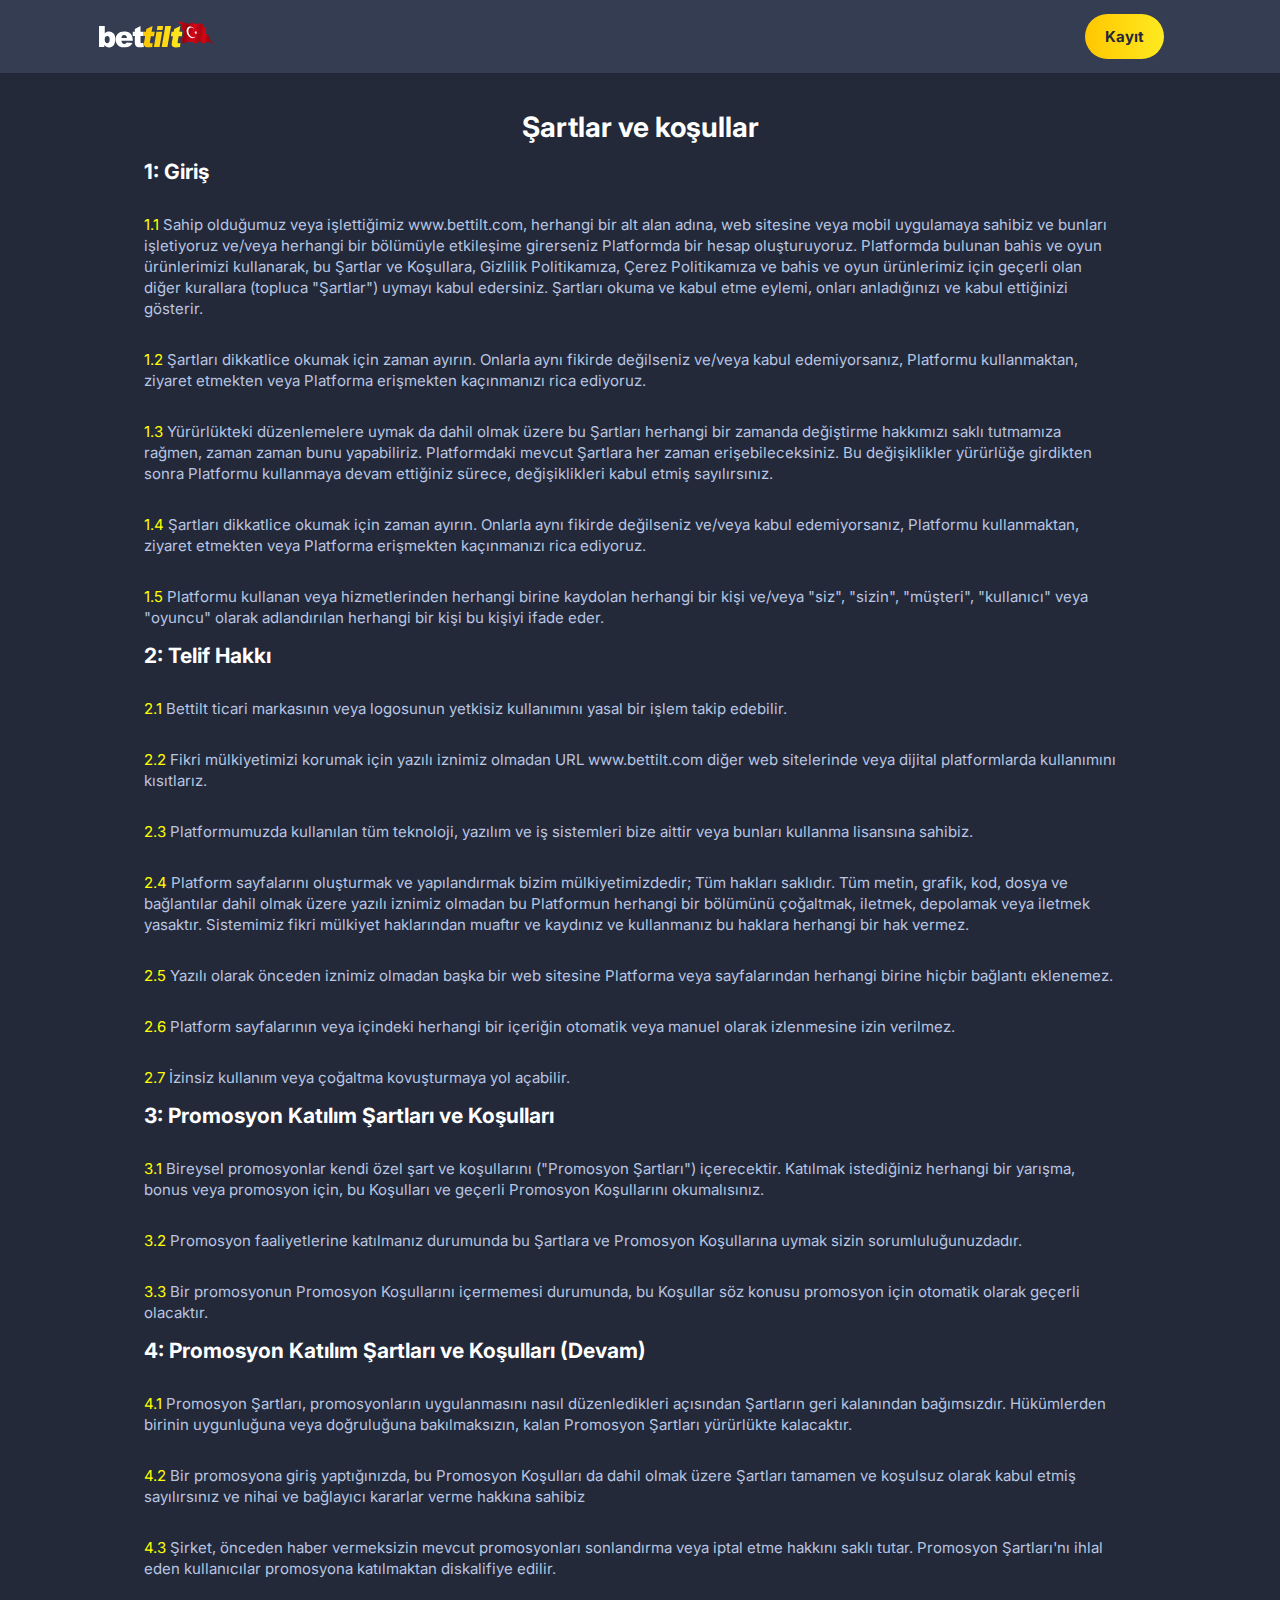
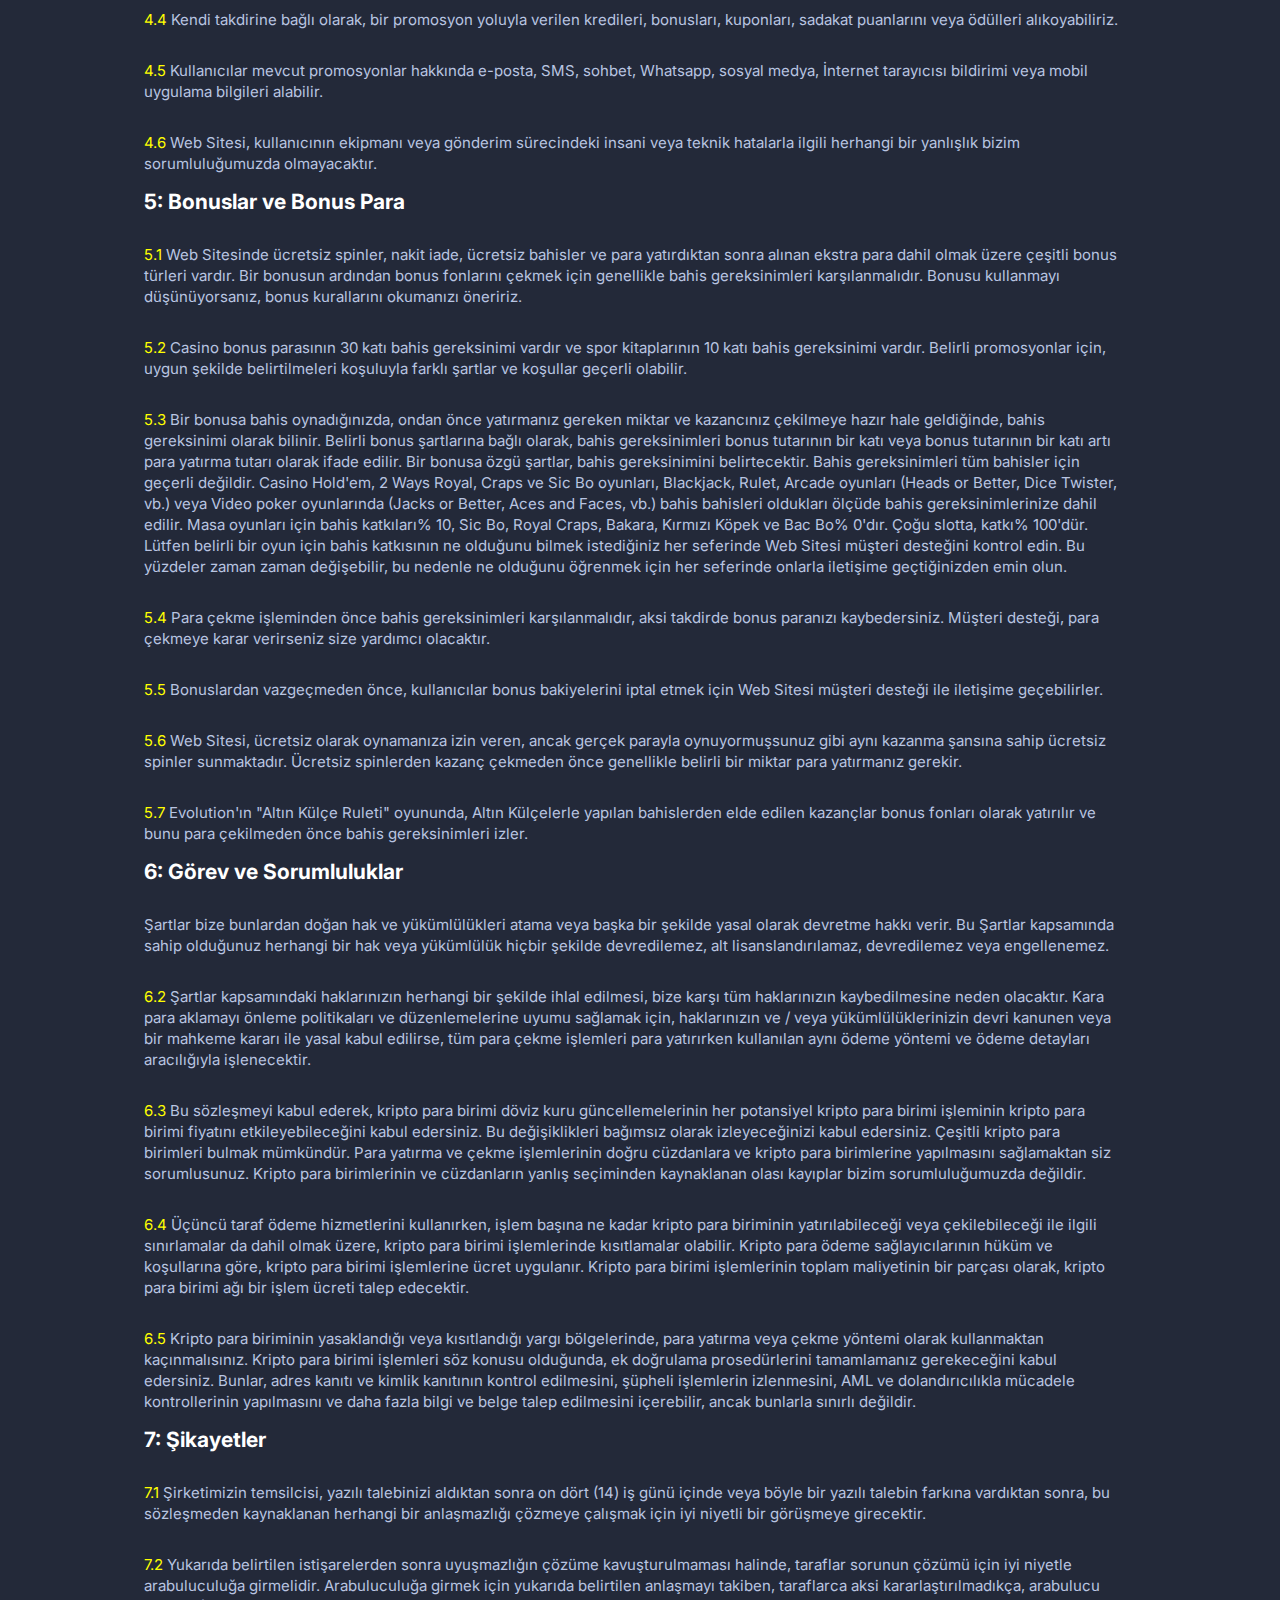
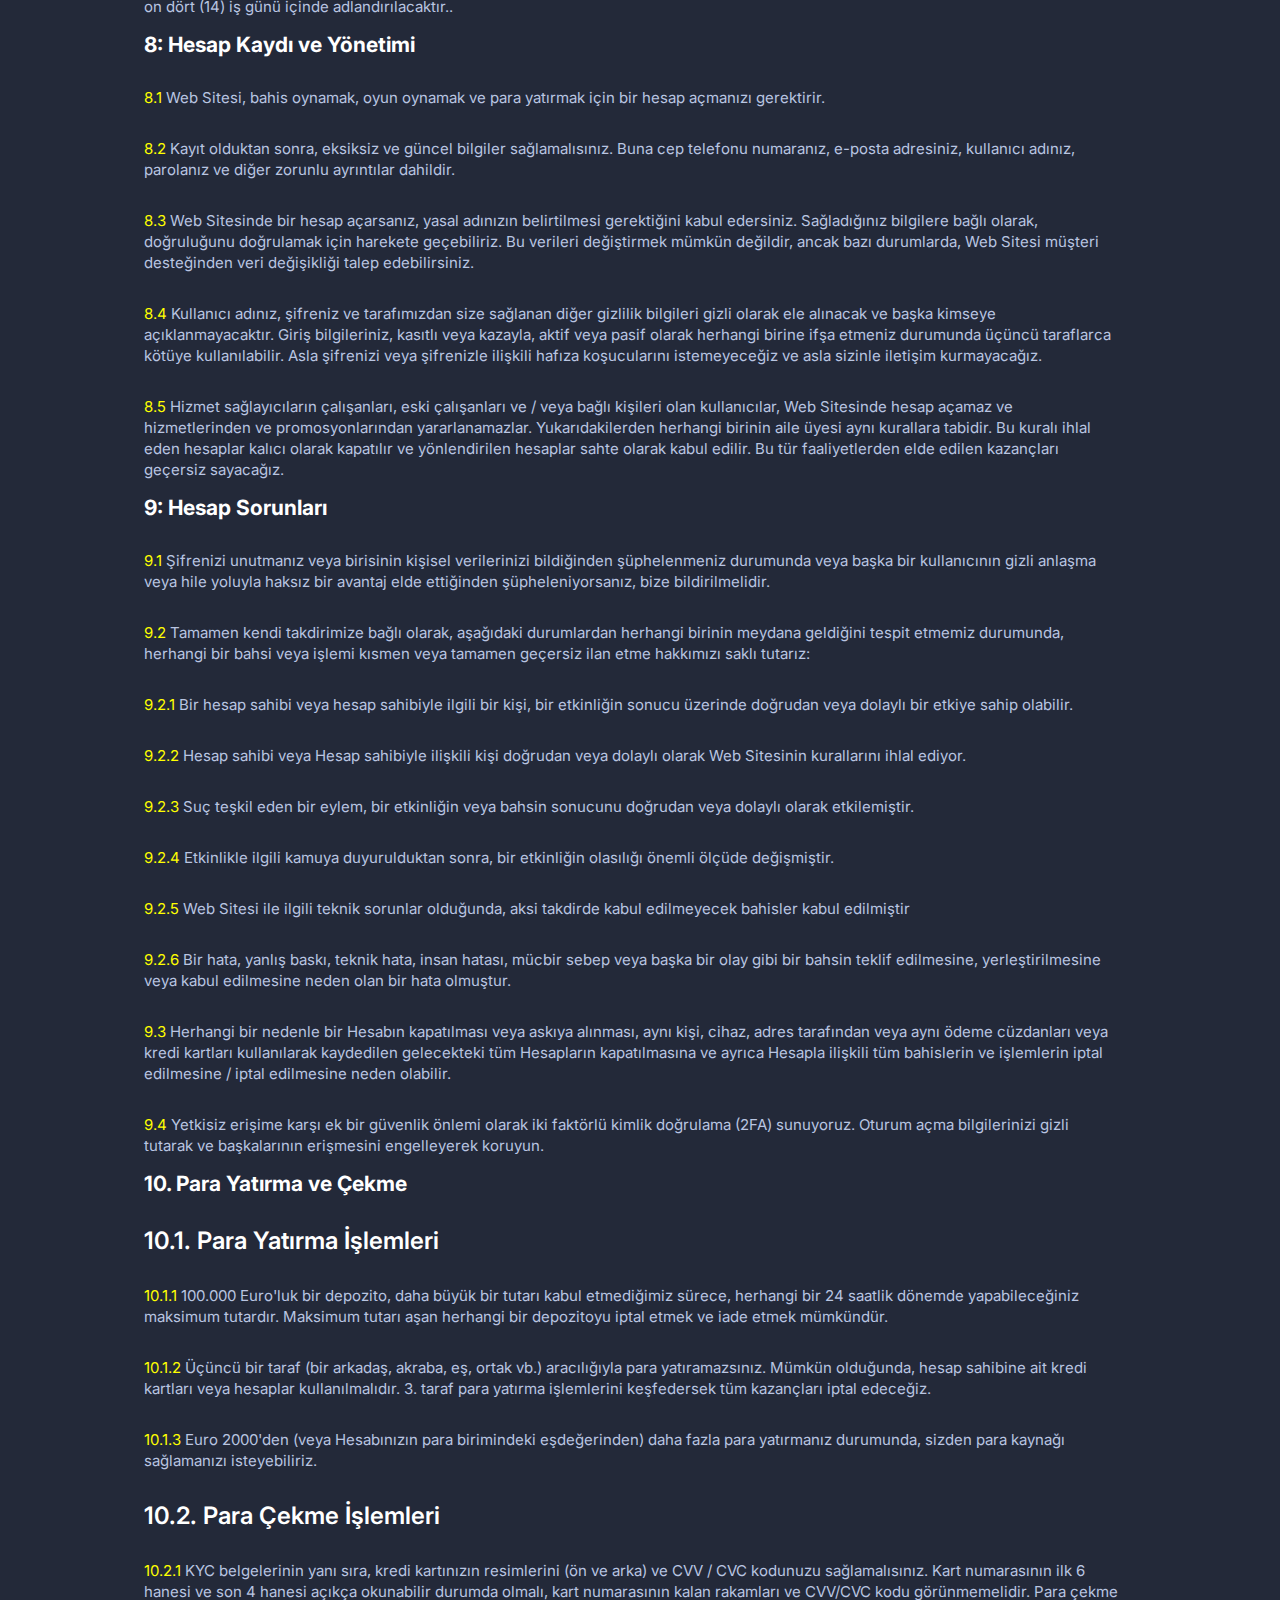
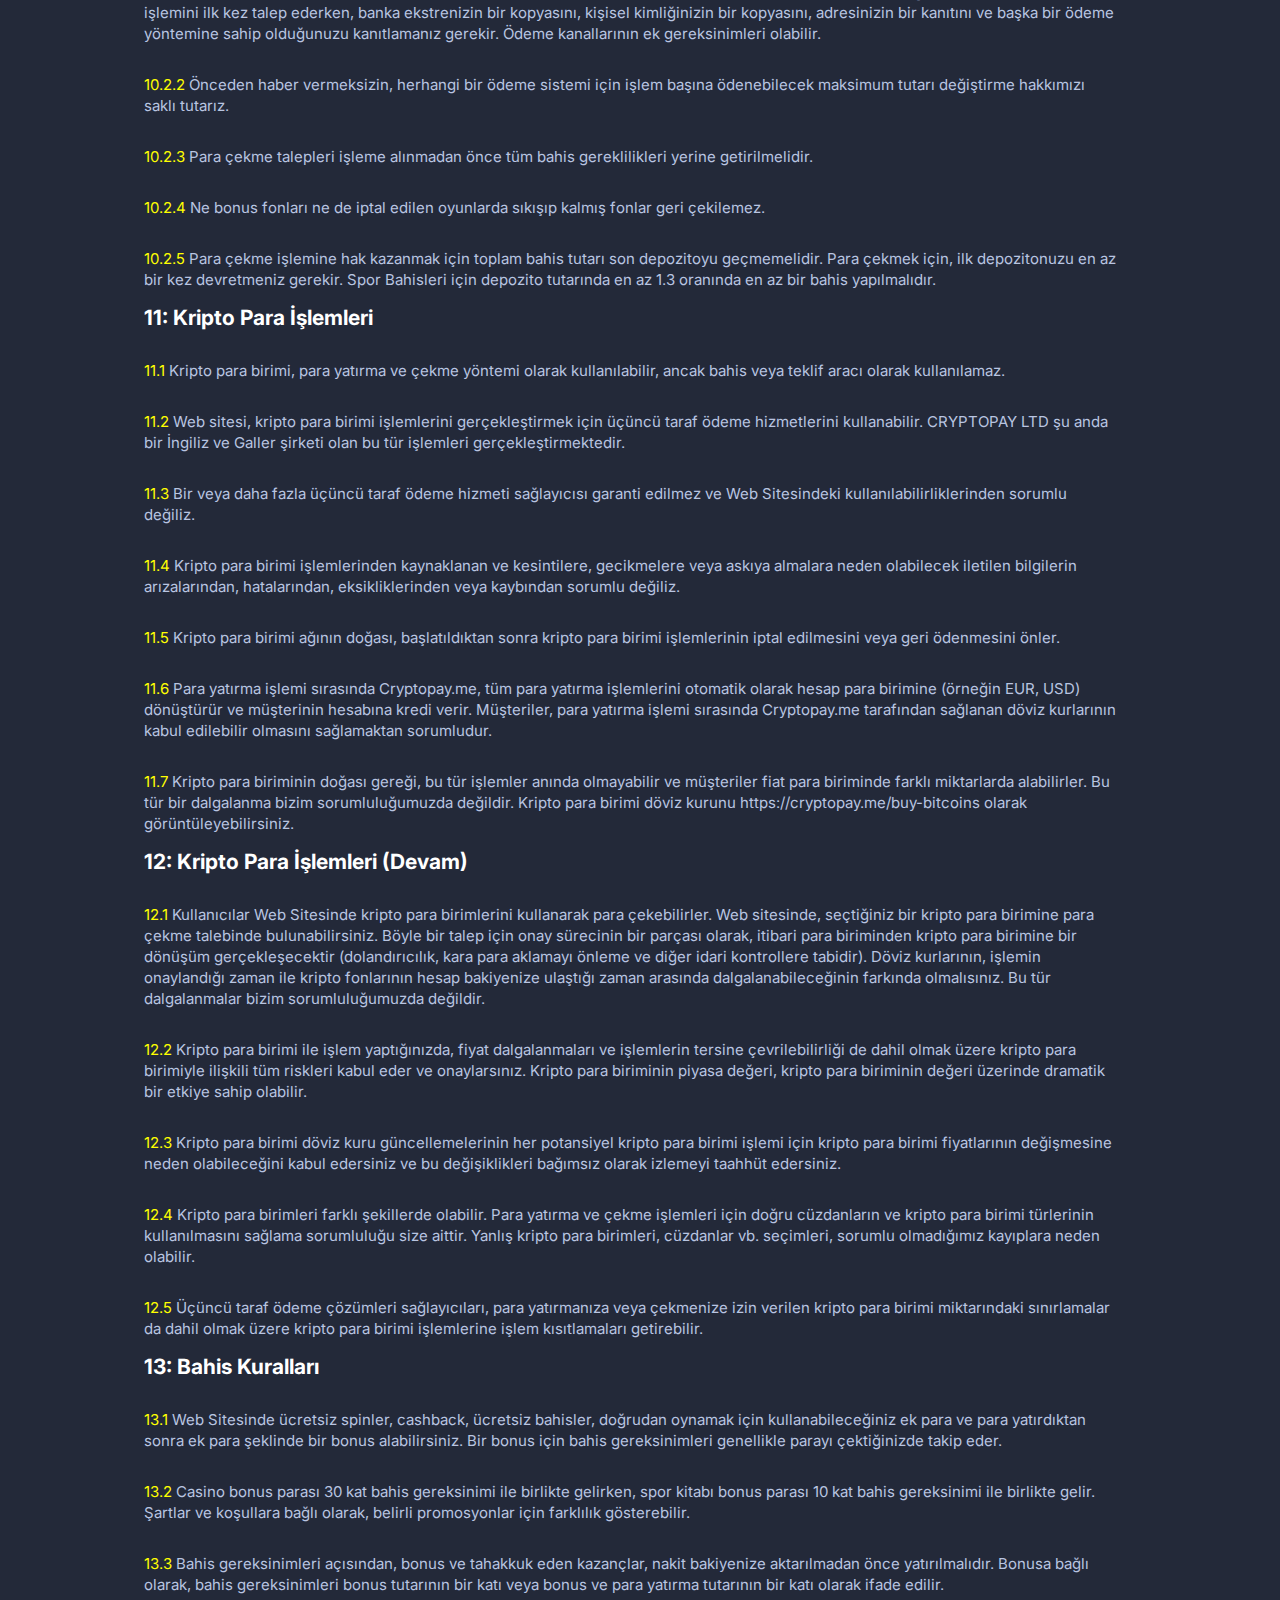
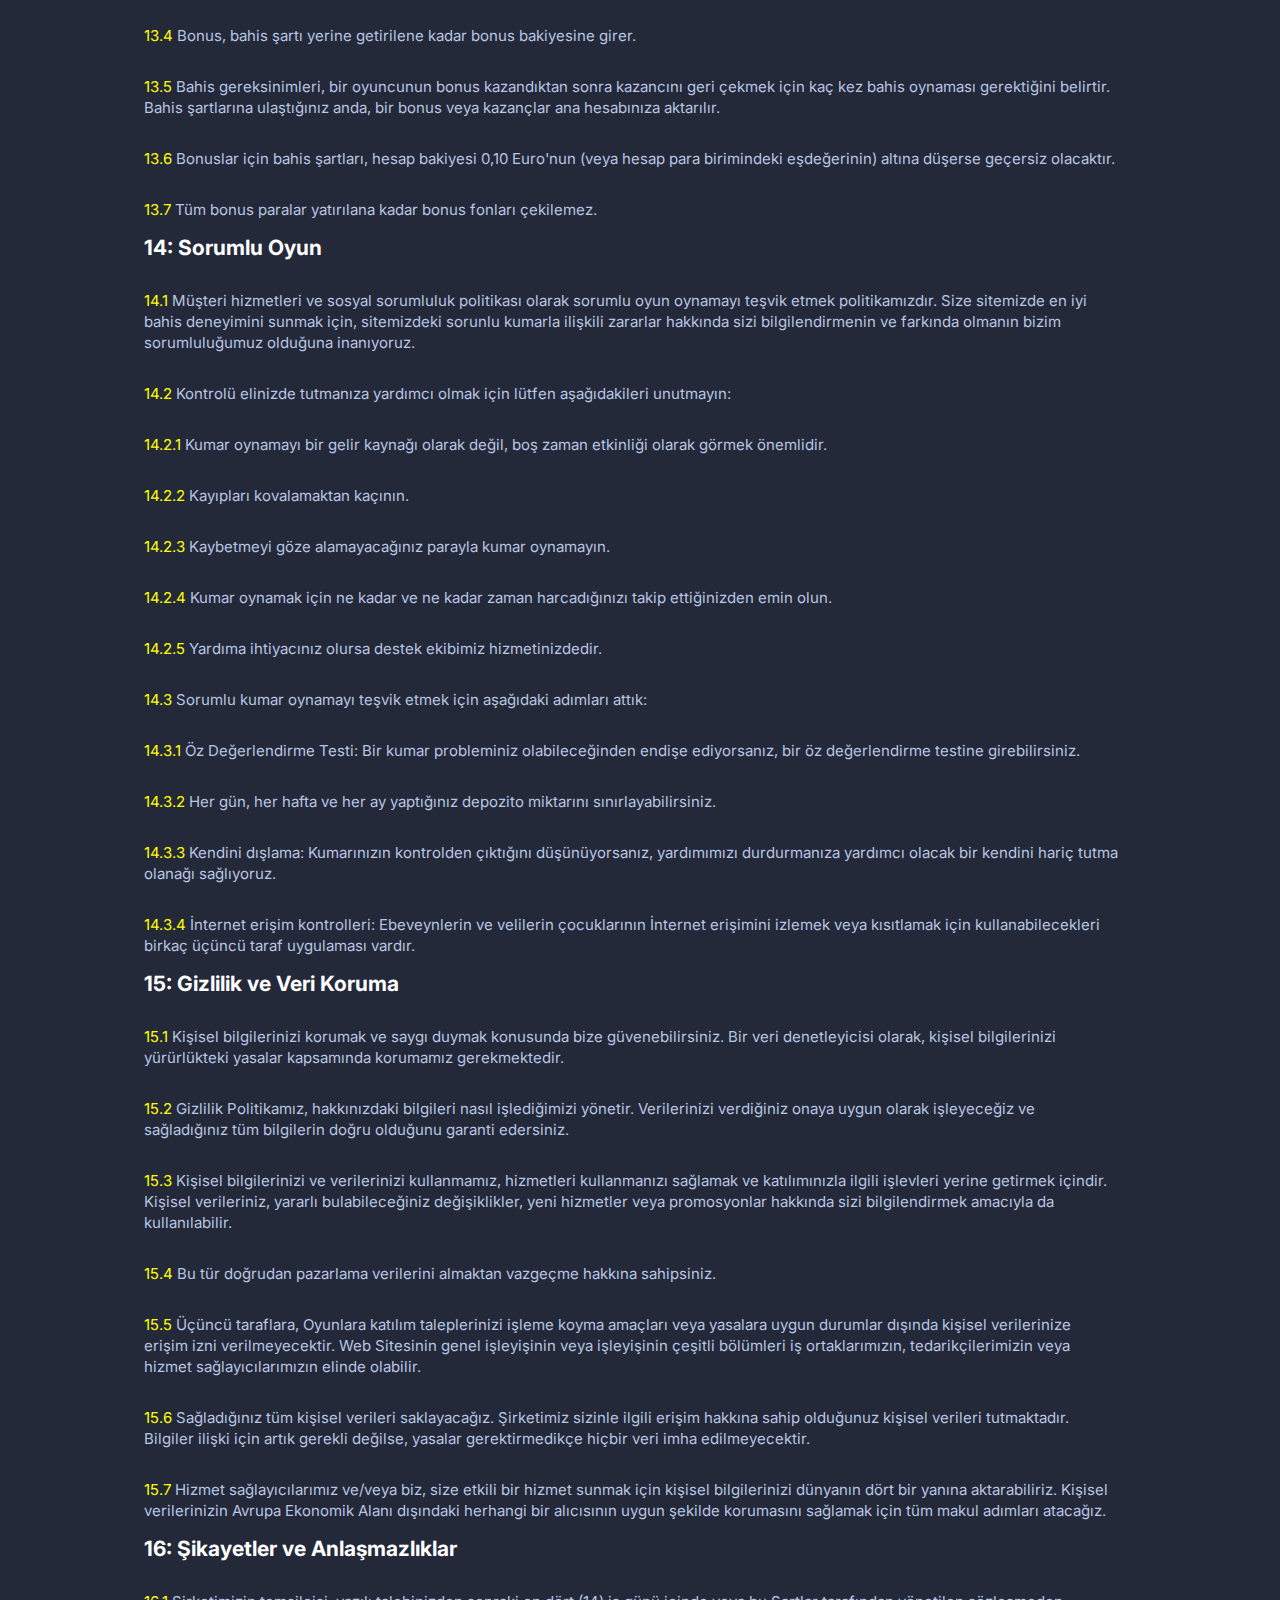
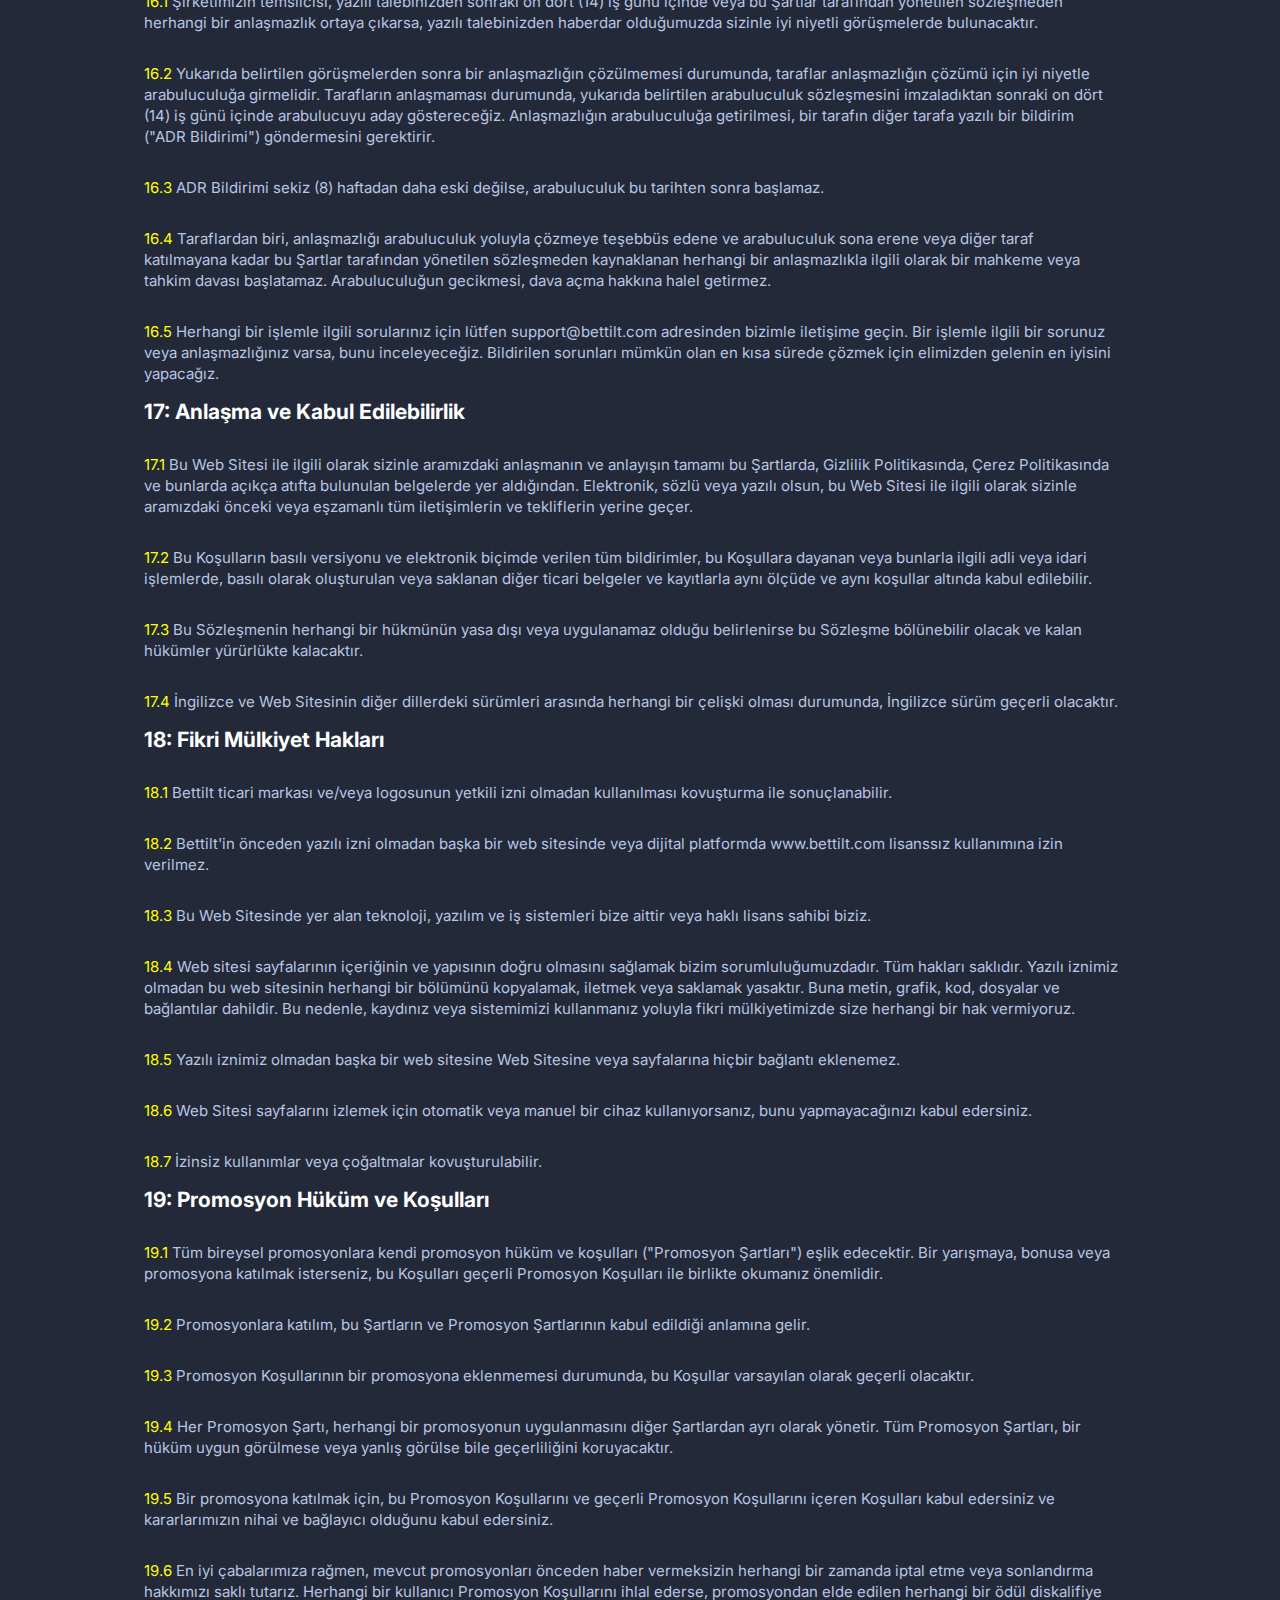
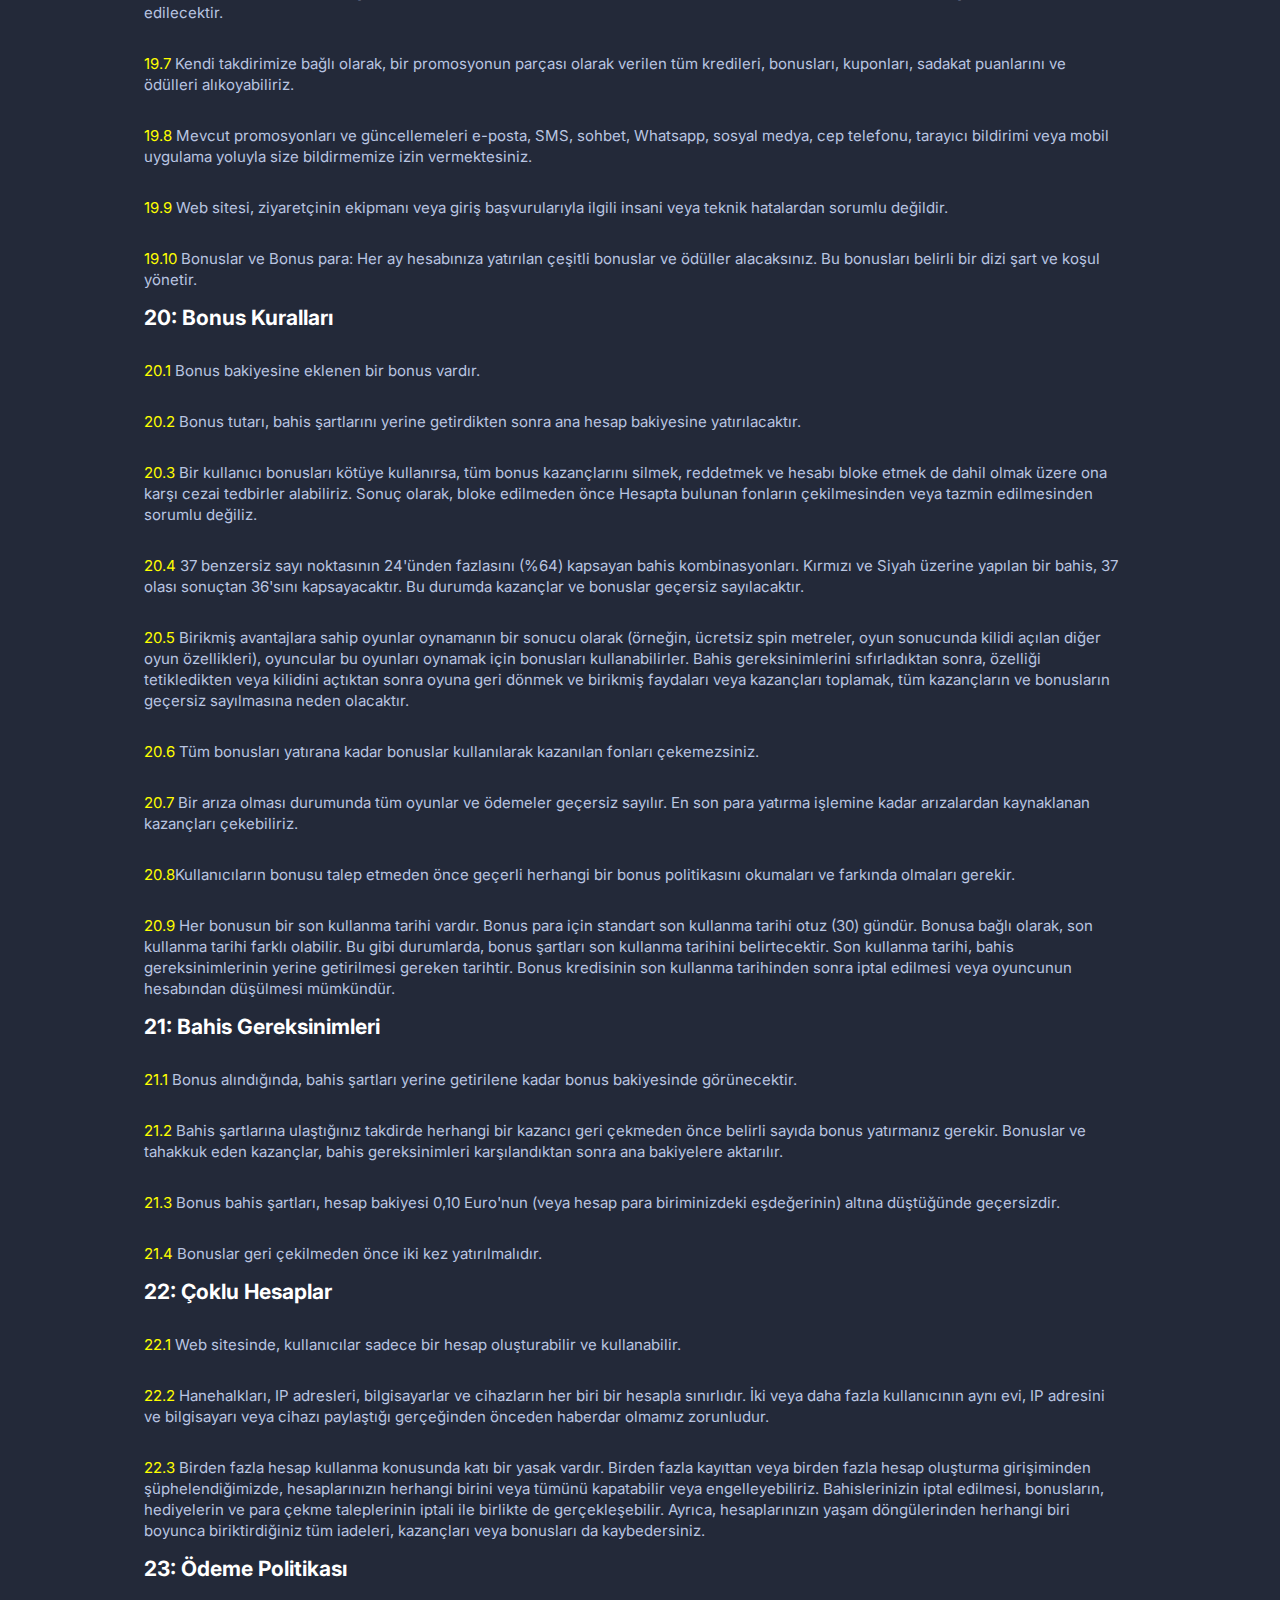
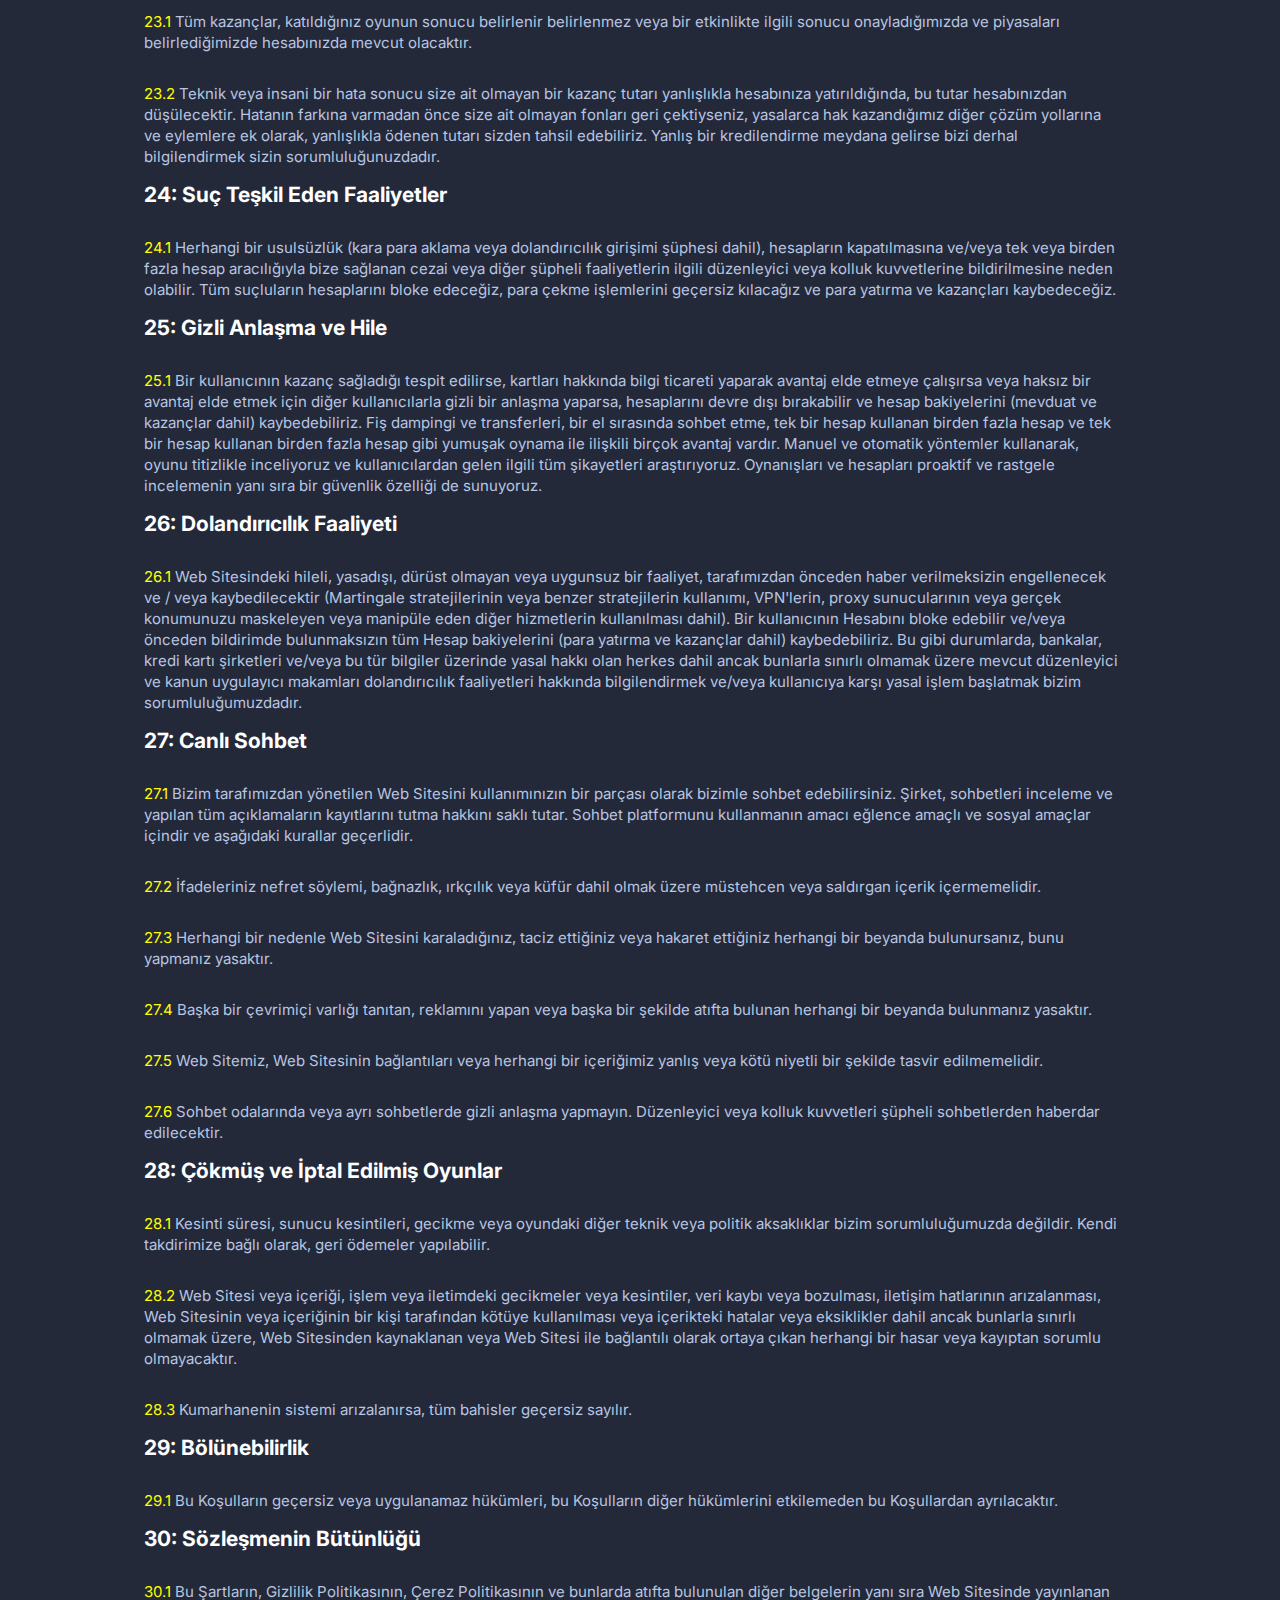
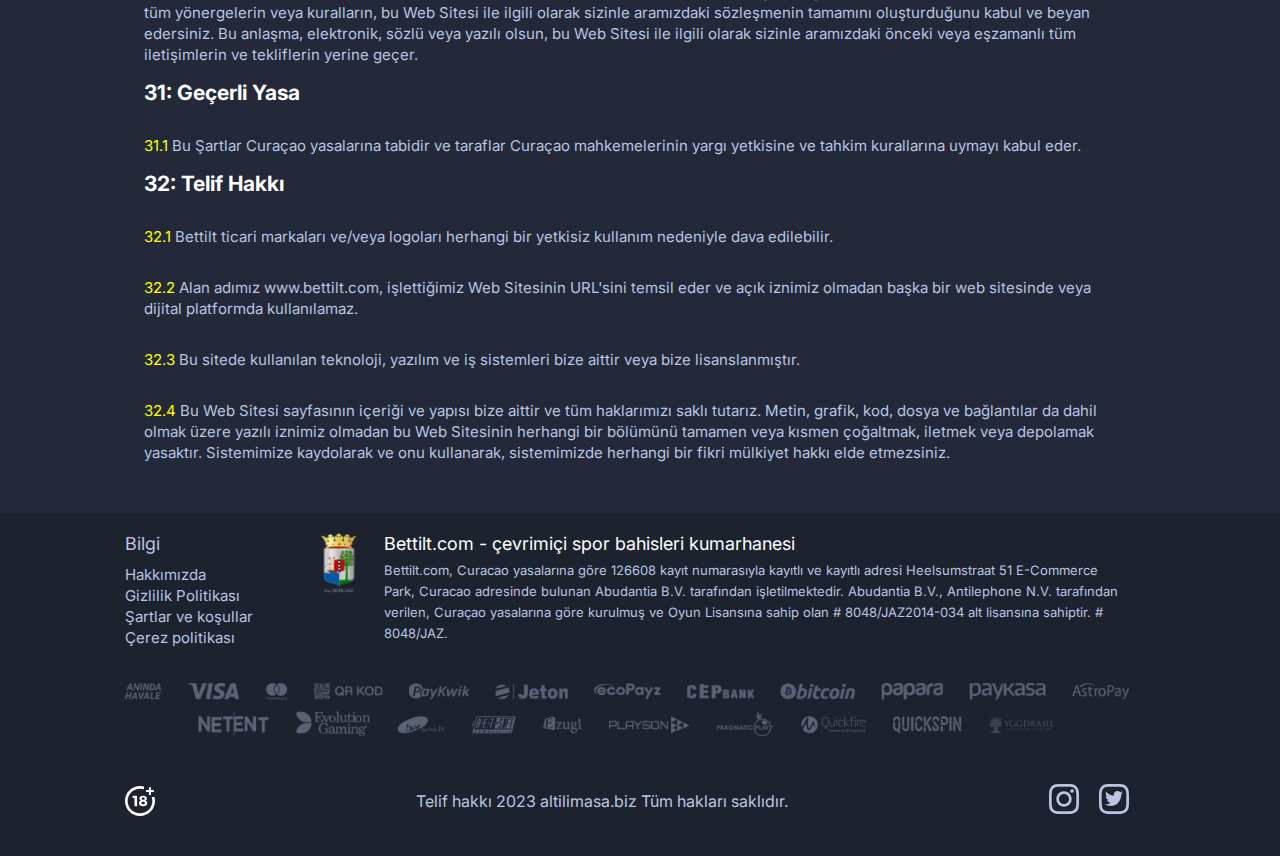
<file: src/terms-and-conditions.html>
<!DOCTYPE html>
<html lang="tr">
  <head>
    <meta charset="UTF-8">
    <meta name="viewport" content="width=device-width, initial-scale=1.0">
    <title>Şartlar ve koşullar</title>
    <meta name="robots" content="noarchive">
    <link rel="icon" href="./images/favicon.ico" type="image/svg+xml">
    <link rel="stylesheet" href="./styles/style.css">
  </head>
  <body>
    <div class="welcome-banner">
      <header id="header" class="header header__background">
        <a href="/" class="header__logo-link">
          <img class="header__logo" alt="bettilt logo" src="./images/logo.svg"/>
        </a>
        <a
          href="https://btt-hi.hopghpfa.com/en-IN/sportsbook?partner=p2855p22255p564d&source=bettiltindiaNEW#registration-bonus"
          target="_blank"
          class="header__button-link"
          rel="nofollow"
        >
        Kayıt
        </a>
      </header>
    </div>
    <main class="main addictional-main">
      <h1 class="main__title">Şartlar ve koşullar</h1>
      <section class="section">
        <h3>1: Giriş</h3>
        <p><span class="yellowpoint">1.1</span> Sahip olduğumuz veya işlettiğimiz www.bettilt.com, herhangi bir alt alan adına, web sitesine veya mobil uygulamaya sahibiz ve bunları işletiyoruz ve/veya herhangi bir bölümüyle etkileşime girerseniz Platformda bir hesap oluşturuyoruz. Platformda bulunan   bahis   ve   oyun   ürünlerimizi   kullanarak,   bu   Şartlar   ve   Koşullara,   Gizlilik Politikamıza, Çerez Politikamıza ve bahis ve oyun ürünlerimiz için geçerli olan diğer kurallara (topluca "Şartlar") uymayı kabul edersiniz. Şartları okuma ve kabul etme eylemi, onları anladığınızı ve kabul ettiğinizi gösterir.</p>
        <p><span class="yellowpoint">1.2</span> Şartları   dikkatlice   okumak   için   zaman   ayırın.   Onlarla   aynı   fikirde   değilseniz ve/veya   kabul   edemiyorsanız,   Platformu   kullanmaktan,   ziyaret   etmekten   veya Platforma erişmekten kaçınmanızı rica ediyoruz.</p>
        <p><span class="yellowpoint">1.3</span> Yürürlükteki düzenlemelere uymak da dahil olmak üzere bu Şartları herhangi bir zamanda   değiştirme   hakkımızı   saklı   tutmamıza   rağmen,   zaman   zaman   bunu yapabiliriz. Platformdaki mevcut Şartlara her zaman erişebileceksiniz. Bu değişiklikler yürürlüğe girdikten sonra Platformu kullanmaya devam ettiğiniz sürece, değişiklikleri kabul etmiş sayılırsınız.</p>
        <p><span class="yellowpoint">1.4</span> Şartları   dikkatlice   okumak   için   zaman   ayırın.   Onlarla   aynı   fikirde   değilseniz ve/veya   kabul   edemiyorsanız,   Platformu   kullanmaktan,   ziyaret   etmekten   veya Platforma erişmekten kaçınmanızı rica ediyoruz.</p>
        <p><span class="yellowpoint">1.5</span> Platformu kullanan veya hizmetlerinden herhangi birine kaydolan herhangi bir kişi   ve/veya   "siz",   "sizin",   "müşteri",   "kullanıcı"   veya   "oyuncu"   olarak   adlandırılan herhangi bir kişi bu kişiyi ifade eder.</p>
      </section>
      <section class="section">
        <h3>2: Telif Hakkı</h3>
        <p><span class="yellowpoint">2.1</span> Bettilt ticari markasının veya logosunun yetkisiz kullanımını yasal bir işlem takip edebilir.</p>
        <p><span class="yellowpoint">2.2</span> Fikri   mülkiyetimizi   korumak   için   yazılı   iznimiz   olmadan   URL   www.bettilt.com diğer web sitelerinde veya dijital platformlarda kullanımını kısıtlarız.</p>
        <p><span class="yellowpoint">2.3</span> Platformumuzda kullanılan tüm teknoloji, yazılım ve iş sistemleri bize aittir veya bunları kullanma lisansına sahibiz.</p>
        <p><span class="yellowpoint">2.4</span> Platform sayfalarını oluşturmak ve yapılandırmak bizim mülkiyetimizdedir; Tüm hakları saklıdır. Tüm metin, grafik, kod, dosya ve bağlantılar dahil olmak üzere yazılı iznimiz   olmadan   bu   Platformun   herhangi   bir   bölümünü   çoğaltmak,   iletmek, depolamak veya iletmek yasaktır. Sistemimiz fikri mülkiyet haklarından muaftır ve kaydınız ve kullanmanız bu haklara herhangi bir hak vermez.</p>
        <p><span class="yellowpoint">2.5</span> Yazılı  olarak  önceden  iznimiz  olmadan  başka  bir  web  sitesine  Platforma  veya sayfalarından herhangi birine hiçbir bağlantı eklenemez.</p>
        <p><span class="yellowpoint">2.6</span> Platform sayfalarının veya içindeki herhangi bir içeriğin otomatik veya manuel olarak izlenmesine izin verilmez.</p>
        <p><span class="yellowpoint">2.7</span> İzinsiz kullanım veya çoğaltma kovuşturmaya yol açabilir.</p>
      </section>
      <section class="section">
        <h3>3: Promosyon Katılım Şartları ve Koşulları</h3>
        <p><span class="yellowpoint">3.1</span> Bireysel   promosyonlar   kendi   özel   şart   ve   koşullarını   ("Promosyon   Şartları") içerecektir. Katılmak istediğiniz herhangi bir yarışma, bonus veya promosyon için, bu Koşulları ve geçerli Promosyon Koşullarını okumalısınız.</p>
        <p><span class="yellowpoint">3.2</span>  Promosyon   faaliyetlerine   katılmanız   durumunda   bu   Şartlara   ve   Promosyon Koşullarına uymak sizin sorumluluğunuzdadır.</p>
        <p><span class="yellowpoint">3.3</span> Bir promosyonun Promosyon Koşullarını içermemesi durumunda, bu Koşullar söz konusu promosyon için otomatik olarak geçerli olacaktır.</p>
      </section>
      <section class="section">
        <h3>4: Promosyon Katılım Şartları ve Koşulları (Devam)</h3>
        <p><span class="yellowpoint">4.1</span> Promosyon Şartları, promosyonların uygulanmasını nasıl düzenledikleri açısından Şartların   geri   kalanından   bağımsızdır.   Hükümlerden   birinin   uygunluğuna   veya doğruluğuna bakılmaksızın, kalan Promosyon Şartları yürürlükte kalacaktır.</p>
        <p><span class="yellowpoint">4.2</span> Bir promosyona giriş yaptığınızda, bu Promosyon Koşulları da dahil olmak üzere Şartları   tamamen   ve   koşulsuz   olarak   kabul   etmiş   sayılırsınız   ve   nihai   ve   bağlayıcı kararlar verme hakkına sahibiz</p>
        <p><span class="yellowpoint">4.3</span> Şirket, önceden haber vermeksizin mevcut promosyonları sonlandırma veya iptal etme   hakkını   saklı   tutar.   Promosyon   Şartları'nı   ihlal   eden   kullanıcılar   promosyona katılmaktan diskalifiye edilir.</p>
        <p><span class="yellowpoint">4.4</span> Kendi takdirine bağlı olarak, bir promosyon yoluyla verilen kredileri, bonusları, kuponları, sadakat puanlarını veya ödülleri alıkoyabiliriz.</p>
        <p><span class="yellowpoint">4.5</span>  Kullanıcılar   mevcut   promosyonlar   hakkında   e-posta,   SMS,   sohbet,   Whatsapp, sosyal medya, İnternet tarayıcısı bildirimi veya mobil uygulama bilgileri alabilir.</p>
        <p><span class="yellowpoint">4.6</span> Web Sitesi, kullanıcının ekipmanı veya gönderim sürecindeki insani veya teknik hatalarla ilgili herhangi bir yanlışlık bizim sorumluluğumuzda olmayacaktır.</p>
      </section>
      <section class="section">
        <h3>5: Bonuslar ve Bonus Para</h3>
        <p><span class="yellowpoint">5.1</span> Web Sitesinde ücretsiz spinler, nakit iade, ücretsiz bahisler ve para yatırdıktan sonra alınan ekstra para dahil olmak üzere çeşitli bonus türleri vardır. Bir bonusun ardından bonus fonlarını çekmek için genellikle bahis gereksinimleri karşılanmalıdır. Bonusu kullanmayı düşünüyorsanız, bonus kurallarını okumanızı öneririz.</p>
        <p><span class="yellowpoint">5.2</span> Casino bonus parasının 30 katı bahis gereksinimi vardır ve spor kitaplarının 10 katı bahis gereksinimi vardır. Belirli promosyonlar için, uygun şekilde belirtilmeleri koşuluyla farklı şartlar ve koşullar geçerli olabilir.</p>
        <p><span class="yellowpoint">5.3</span> Bir   bonusa   bahis   oynadığınızda,   ondan   önce   yatırmanız   gereken   miktar   ve kazancınız   çekilmeye   hazır   hale   geldiğinde,   bahis   gereksinimi   olarak   bilinir.   Belirli bonus şartlarına bağlı olarak, bahis gereksinimleri bonus tutarının bir katı veya bonus tutarının bir katı artı para yatırma tutarı olarak ifade edilir. Bir bonusa özgü şartlar,  bahis   gereksinimini   belirtecektir.   Bahis   gereksinimleri   tüm   bahisler   için   geçerli  değildir. Casino Hold'em, 2 Ways Royal, Craps ve Sic Bo oyunları, Blackjack, Rulet,  Arcade oyunları (Heads or Better, Dice Twister, vb.) veya Video poker oyunlarında (Jacks   or   Better,   Aces   and   Faces,   vb.)   bahis   bahisleri   oldukları   ölçüde   bahis gereksinimlerinize dahil edilir. Masa oyunları için bahis katkıları% 10, Sic Bo, Royal Craps, Bakara, Kırmızı Köpek ve Bac Bo% 0'dır. Çoğu slotta, katkı% 100'dür. Lütfen belirli bir oyun için bahis katkısının ne olduğunu bilmek istediğiniz her seferinde Web Sitesi   müşteri   desteğini   kontrol   edin.   Bu   yüzdeler   zaman   zaman   değişebilir,   bu nedenle   ne   olduğunu   öğrenmek   için   her   seferinde   onlarla   iletişime   geçtiğinizden emin olun.</p>
        <p><span class="yellowpoint">5.4</span> Para çekme işleminden önce bahis gereksinimleri karşılanmalıdır, aksi takdirde bonus  paranızı  kaybedersiniz.  Müşteri  desteği,  para  çekmeye  karar  verirseniz  size yardımcı olacaktır.</p>
        <p><span class="yellowpoint">5.5</span> Bonuslardan vazgeçmeden önce, kullanıcılar bonus bakiyelerini iptal etmek için Web Sitesi müşteri desteği ile iletişime geçebilirler.</p>
        <p><span class="yellowpoint">5.6</span>  Web   Sitesi,   ücretsiz   olarak   oynamanıza   izin   veren,   ancak   gerçek   parayla oynuyormuşsunuz   gibi   aynı   kazanma   şansına   sahip   ücretsiz   spinler   sunmaktadır. Ücretsiz   spinlerden   kazanç   çekmeden   önce   genellikle   belirli   bir   miktar   para yatırmanız gerekir.</p>
        <p><span class="yellowpoint">5.7</span> Evolution'ın "Altın Külçe Ruleti" oyununda, Altın Külçelerle yapılan bahislerden elde   edilen   kazançlar   bonus   fonları   olarak   yatırılır   ve   bunu   para   çekilmeden   önce bahis gereksinimleri izler.</p>
      </section>
      <section class="section">
        <h3>6: Görev ve Sorumluluklar</h3>
        <p>Şartlar bize bunlardan doğan hak ve yükümlülükleri atama veya başka bir şekilde yasal olarak devretme hakkı verir. Bu Şartlar kapsamında sahip olduğunuz herhangi bir   hak   veya   yükümlülük   hiçbir   şekilde   devredilemez,   alt   lisanslandırılamaz, devredilemez veya engellenemez.</p>
        <p><span class="yellowpoint">6.2</span> Şartlar kapsamındaki haklarınızın herhangi bir şekilde ihlal edilmesi, bize karşı tüm   haklarınızın   kaybedilmesine   neden   olacaktır.   Kara   para   aklamayı   önleme politikaları   ve   düzenlemelerine   uyumu   sağlamak   için,   haklarınızın   ve   /   veya yükümlülüklerinizin devri kanunen veya bir mahkeme kararı ile yasal kabul edilirse, tüm para çekme işlemleri para yatırırken kullanılan aynı ödeme yöntemi ve ödeme detayları aracılığıyla işlenecektir.</p>
        <p><span class="yellowpoint">6.3</span> Bu sözleşmeyi kabul ederek, kripto para birimi döviz kuru güncellemelerinin her potansiyel   kripto   para   birimi   işleminin   kripto   para   birimi   fiyatını   etkileyebileceğini kabul edersiniz. Bu değişiklikleri bağımsız olarak izleyeceğinizi kabul edersiniz. Çeşitli kripto para birimleri bulmak mümkündür. Para yatırma ve çekme işlemlerinin doğru cüzdanlara   ve   kripto   para   birimlerine   yapılmasını   sağlamaktan   siz   sorumlusunuz. Kripto para birimlerinin ve cüzdanların yanlış seçiminden kaynaklanan olası kayıplar bizim sorumluluğumuzda değildir.</p>
        <p><span class="yellowpoint">6.4</span> Üçüncü taraf ödeme hizmetlerini kullanırken, işlem başına ne kadar kripto para biriminin   yatırılabileceği   veya   çekilebileceği   ile   ilgili   sınırlamalar   da   dahil   olmak üzere,   kripto   para   birimi   işlemlerinde   kısıtlamalar   olabilir.   Kripto   para   ödeme sağlayıcılarının   hüküm   ve   koşullarına   göre,   kripto   para   birimi   işlemlerine   ücret uygulanır. Kripto para birimi işlemlerinin toplam maliyetinin bir parçası olarak, kripto para birimi ağı bir işlem ücreti talep edecektir.</p>
        <p><span class="yellowpoint">6.5</span> Kripto   para   biriminin   yasaklandığı   veya   kısıtlandığı   yargı   bölgelerinde,   para yatırma veya çekme yöntemi olarak kullanmaktan kaçınmalısınız. Kripto para birimi işlemleri   söz   konusu   olduğunda,   ek   doğrulama   prosedürlerini   tamamlamanız gerekeceğini   kabul   edersiniz.   Bunlar,   adres   kanıtı   ve   kimlik   kanıtının   kontrol edilmesini,   şüpheli   işlemlerin   izlenmesini,   AML   ve   dolandırıcılıkla   mücadele kontrollerinin   yapılmasını   ve   daha   fazla   bilgi   ve   belge   talep   edilmesini   içerebilir, ancak bunlarla sınırlı değildir.</p>
      </section>
      <section class="section">
        <h3>7: Şikayetler</h3>
        <p><span class="yellowpoint">7.1</span> Şirketimizin temsilcisi, yazılı talebinizi aldıktan sonra on dört (14) iş günü içinde veya böyle bir yazılı talebin farkına vardıktan sonra, bu sözleşmeden kaynaklanan herhangi bir anlaşmazlığı çözmeye çalışmak için iyi niyetli bir görüşmeye girecektir.</p>
        <p><span class="yellowpoint">7.2</span> Yukarıda belirtilen istişarelerden sonra uyuşmazlığın çözüme kavuşturulmaması halinde,   taraflar   sorunun   çözümü   için   iyi   niyetle   arabuluculuğa   girmelidir. Arabuluculuğa   girmek   için   yukarıda   belirtilen   anlaşmayı   takiben,   taraflarca   aksi kararlaştırılmadıkça, arabulucu on dört (14) iş günü içinde adlandırılacaktır..</p>
      </section>
      <section class="section">
        <h3>8: Hesap Kaydı ve Yönetimi</h3>
        <p><span class="yellowpoint">8.1</span> Web   Sitesi,   bahis   oynamak,   oyun   oynamak   ve   para   yatırmak   için   bir   hesap açmanızı gerektirir.</p>
        <p><span class="yellowpoint">8.2</span> Kayıt   olduktan   sonra,   eksiksiz   ve   güncel   bilgiler   sağlamalısınız.   Buna   cep telefonu   numaranız,   e-posta   adresiniz,   kullanıcı   adınız,   parolanız   ve   diğer   zorunlu ayrıntılar dahildir.</p>
        <p><span class="yellowpoint">8.3</span> Web Sitesinde bir hesap açarsanız, yasal adınızın belirtilmesi gerektiğini kabul edersiniz. Sağladığınız bilgilere bağlı olarak, doğruluğunu doğrulamak için harekete geçebiliriz.   Bu   verileri   değiştirmek   mümkün   değildir,   ancak   bazı   durumlarda,   Web Sitesi müşteri desteğinden veri değişikliği talep edebilirsiniz.</p>
        <p><span class="yellowpoint">8.4</span> Kullanıcı adınız, şifreniz ve tarafımızdan size sağlanan diğer gizlilik bilgileri gizli olarak ele alınacak ve başka kimseye açıklanmayacaktır. Giriş bilgileriniz, kasıtlı veya kazayla,   aktif   veya   pasif   olarak   herhangi   birine   ifşa   etmeniz   durumunda   üçüncü taraflarca kötüye kullanılabilir. Asla şifrenizi veya şifrenizle ilişkili hafıza koşucularını istemeyeceğiz ve asla sizinle iletişim kurmayacağız.</p>
        <p><span class="yellowpoint">8.5</span> Hizmet   sağlayıcıların   çalışanları,   eski   çalışanları   ve   /   veya   bağlı   kişileri   olan kullanıcılar, Web Sitesinde hesap açamaz ve hizmetlerinden ve promosyonlarından  yararlanamazlar. Yukarıdakilerden herhangi birinin aile üyesi aynı kurallara tabidir.  Bu kuralı ihlal eden hesaplar kalıcı olarak kapatılır ve yönlendirilen hesaplar sahte olarak kabul edilir. Bu tür faaliyetlerden elde edilen kazançları geçersiz sayacağız.</p>
      </section>
      <section class="section">
        <h3>9: Hesap Sorunları</h3>
        <p><span class="yellowpoint">9.1</span> Şifrenizi unutmanız veya birisinin kişisel verilerinizi bildiğinden şüphelenmeniz durumunda   veya   başka   bir   kullanıcının   gizli   anlaşma   veya   hile   yoluyla   haksız   bir avantaj elde ettiğinden şüpheleniyorsanız, bize bildirilmelidir.</p>
        <p><span class="yellowpoint">9.2</span> Tamamen kendi takdirimize bağlı olarak, aşağıdaki durumlardan herhangi birinin meydana geldiğini tespit etmemiz durumunda, herhangi bir bahsi veya işlemi kısmen veya tamamen geçersiz ilan etme hakkımızı saklı tutarız:</p>
        <p><span class="yellowpoint">9.2.1</span> Bir   hesap   sahibi   veya   hesap   sahibiyle   ilgili   bir   kişi,   bir   etkinliğin   sonucu üzerinde doğrudan veya dolaylı bir etkiye sahip olabilir.</p>
        <p><span class="yellowpoint">9.2.2</span> Hesap   sahibi   veya   Hesap   sahibiyle   ilişkili   kişi   doğrudan   veya   dolaylı   olarak Web Sitesinin kurallarını ihlal ediyor.</p>
        <p><span class="yellowpoint">9.2.3</span> Suç teşkil eden bir eylem, bir etkinliğin veya bahsin sonucunu doğrudan veya dolaylı olarak etkilemiştir.</p>
        <p><span class="yellowpoint">9.2.4</span> Etkinlikle   ilgili   kamuya   duyurulduktan   sonra,   bir   etkinliğin   olasılığı   önemli ölçüde değişmiştir.</p>
        <p><span class="yellowpoint">9.2.5</span> Web Sitesi ile ilgili teknik sorunlar olduğunda, aksi takdirde kabul edilmeyecek bahisler kabul edilmiştir</p>
        <p><span class="yellowpoint">9.2.6</span> Bir hata, yanlış baskı, teknik hata, insan hatası, mücbir sebep veya başka bir olay gibi bir bahsin teklif edilmesine, yerleştirilmesine veya kabul edilmesine neden olan bir hata olmuştur.</p>
        <p><span class="yellowpoint">9.3</span> Herhangi   bir   nedenle   bir   Hesabın   kapatılması   veya   askıya   alınması,   aynı   kişi, cihaz, adres tarafından veya aynı ödeme cüzdanları veya kredi kartları kullanılarak kaydedilen gelecekteki tüm Hesapların kapatılmasına ve ayrıca Hesapla ilişkili tüm bahislerin ve işlemlerin iptal edilmesine / iptal edilmesine neden olabilir.</p>
        <p><span class="yellowpoint">9.4</span> Yetkisiz erişime karşı ek bir güvenlik önlemi olarak iki faktörlü kimlik doğrulama (2FA)   sunuyoruz.   Oturum   açma   bilgilerinizi   gizli   tutarak   ve   başkalarının   erişmesini engelleyerek koruyun.</p>
      </section>
      <section class="section">
        <h3>10. Para Yatırma ve Çekme </h3>
        <h3 class="section-terms-and-conditions__title section__pretitle">10.1. Para Yatırma İşlemleri</h3>
        <p><span class="yellowpoint">10.1.1</span> 100.000   Euro'luk   bir   depozito,   daha   büyük   bir   tutarı   kabul   etmediğimiz sürece,   herhangi   bir   24   saatlik   dönemde   yapabileceğiniz   maksimum   tutardır. Maksimum   tutarı   aşan   herhangi   bir   depozitoyu   iptal   etmek   ve   iade   etmek mümkündür.</p>
        <p><span class="yellowpoint">10.1.2</span> Üçüncü   bir   taraf   (bir   arkadaş,   akraba,   eş,   ortak   vb.)   aracılığıyla   para yatıramazsınız. Mümkün olduğunda, hesap sahibine ait kredi kartları veya hesaplar kullanılmalıdır.   3.   taraf   para   yatırma   işlemlerini   keşfedersek   tüm   kazançları   iptal edeceğiz.</p>
        <p><span class="yellowpoint">10.1.3</span> Euro 2000'den (veya Hesabınızın para birimindeki eşdeğerinden) daha fazla para yatırmanız durumunda, sizden para kaynağı sağlamanızı isteyebiliriz.</p>
        <h3 class="section-terms-and-conditions__title section__pretitle">10.2. Para Çekme İşlemleri</h3>
        <p><span class="yellowpoint">10.2.1</span> KYC belgelerinin yanı sıra, kredi kartınızın resimlerini (ön ve arka) ve CVV / CVC kodunuzu sağlamalısınız. Kart numarasının ilk 6 hanesi ve son 4 hanesi açıkça okunabilir   durumda   olmalı,   kart   numarasının   kalan   rakamları   ve   CVV/CVC   kodu görünmemelidir.   Para   çekme   işlemini   ilk   kez   talep   ederken,   banka   ekstrenizin   bir kopyasını,   kişisel   kimliğinizin   bir   kopyasını,   adresinizin   bir   kanıtını   ve   başka   bir ödeme   yöntemine   sahip   olduğunuzu   kanıtlamanız   gerekir.   Ödeme   kanallarının   ek gereksinimleri olabilir.</p>
        <p><span class="yellowpoint">10.2.2</span> Önceden  haber  vermeksizin,  herhangi  bir  ödeme  sistemi  için  işlem  başına ödenebilecek maksimum tutarı değiştirme hakkımızı saklı tutarız.</p>
        <p><span class="yellowpoint">10.2.3</span> Para çekme talepleri işleme alınmadan önce tüm bahis gereklilikleri yerine getirilmelidir.</p>
        <p><span class="yellowpoint">10.2.4</span> Ne   bonus   fonları   ne   de   iptal   edilen   oyunlarda   sıkışıp   kalmış   fonlar   geri çekilemez.</p>
        <p><span class="yellowpoint">10.2.5</span> Para çekme işlemine hak kazanmak için toplam bahis tutarı son depozitoyu geçmemelidir. Para çekmek için, ilk depozitonuzu en az bir kez devretmeniz gerekir. Spor Bahisleri için depozito tutarında en az 1.3 oranında en az bir bahis yapılmalıdır.</p>
      </section>
      <section class="section">
        <h3>11: Kripto Para İşlemleri</h3>
        <p><span class="yellowpoint">11.1</span> Kripto para birimi, para yatırma ve çekme yöntemi olarak kullanılabilir, ancak bahis veya teklif aracı olarak kullanılamaz.</p>
        <p><span class="yellowpoint">11.2</span> Web   sitesi,   kripto   para   birimi   işlemlerini   gerçekleştirmek   için   üçüncü   taraf ödeme hizmetlerini kullanabilir. CRYPTOPAY LTD şu anda bir İngiliz ve Galler şirketi olan bu tür işlemleri gerçekleştirmektedir.</p>
        <p><span class="yellowpoint">11.3</span> Bir veya daha fazla üçüncü taraf ödeme hizmeti sağlayıcısı garanti edilmez ve Web Sitesindeki kullanılabilirliklerinden sorumlu değiliz.</p>
        <p><span class="yellowpoint">11.4</span> Kripto para birimi işlemlerinden kaynaklanan ve kesintilere, gecikmelere veya askıya   almalara   neden   olabilecek   iletilen   bilgilerin   arızalarından,   hatalarından, eksikliklerinden veya kaybından sorumlu değiliz.</p>
        <p><span class="yellowpoint">11.5</span>  Kripto   para   birimi   ağının   doğası,   başlatıldıktan   sonra   kripto   para   birimi işlemlerinin iptal edilmesini veya geri ödenmesini önler.</p>
        <p><span class="yellowpoint">11.6</span> Para   yatırma   işlemi   sırasında   Cryptopay.me,   tüm   para   yatırma   işlemlerini otomatik olarak hesap para birimine (örneğin EUR, USD) dönüştürür ve müşterinin hesabına   kredi   verir.   Müşteriler,   para   yatırma   işlemi   sırasında   Cryptopay.me tarafından   sağlanan   döviz   kurlarının   kabul   edilebilir   olmasını   sağlamaktan sorumludur.</p>
        <p><span class="yellowpoint">11.7</span>  Kripto   para   biriminin   doğası   gereği,   bu   tür   işlemler   anında   olmayabilir   ve müşteriler   fiat   para   biriminde   farklı   miktarlarda   alabilirler.   Bu   tür   bir   dalgalanma bizim   sorumluluğumuzda   değildir.   Kripto   para   birimi   döviz   kurunu https://cryptopay.me/buy-bitcoins olarak görüntüleyebilirsiniz.</p>
      </section>
      <section class="section">
        <h3>12: Kripto Para İşlemleri (Devam)</h3>
        <p><span class="yellowpoint">12.1</span> Kullanıcılar Web Sitesinde kripto para birimlerini kullanarak para çekebilirler. Web   sitesinde,   seçtiğiniz   bir   kripto   para   birimine   para   çekme   talebinde bulunabilirsiniz.   Böyle   bir   talep   için   onay   sürecinin   bir   parçası   olarak,   itibari   para biriminden   kripto   para   birimine   bir   dönüşüm   gerçekleşecektir   (dolandırıcılık,   kara para   aklamayı   önleme   ve   diğer   idari   kontrollere   tabidir).   Döviz   kurlarının,   işlemin onaylandığı   zaman   ile   kripto   fonlarının   hesap   bakiyenize   ulaştığı   zaman   arasında dalgalanabileceğinin   farkında   olmalısınız.   Bu   tür   dalgalanmalar   bizim sorumluluğumuzda değildir.</p>
        <p><span class="yellowpoint">12.2</span> Kripto   para   birimi   ile   işlem   yaptığınızda,   fiyat   dalgalanmaları   ve   işlemlerin tersine çevrilebilirliği de dahil olmak üzere kripto para birimiyle ilişkili tüm riskleri kabul eder ve onaylarsınız. Kripto para biriminin piyasa değeri, kripto para biriminin değeri üzerinde dramatik bir etkiye sahip olabilir.</p>
        <p><span class="yellowpoint">12.3</span> Kripto para birimi döviz kuru güncellemelerinin her potansiyel kripto para birimi işlemi   için   kripto   para   birimi   fiyatlarının   değişmesine   neden   olabileceğini   kabul edersiniz ve bu değişiklikleri bağımsız olarak izlemeyi taahhüt edersiniz.</p>
        <p><span class="yellowpoint">12.4</span> Kripto para birimleri farklı şekillerde olabilir. Para yatırma ve çekme işlemleri için   doğru   cüzdanların   ve   kripto   para   birimi   türlerinin   kullanılmasını   sağlama sorumluluğu size aittir. Yanlış kripto para birimleri, cüzdanlar vb. seçimleri, sorumlu olmadığımız kayıplara neden olabilir.</p>
        <p><span class="yellowpoint">12.5</span> Üçüncü taraf ödeme çözümleri sağlayıcıları, para yatırmanıza veya çekmenize izin verilen kripto para birimi miktarındaki sınırlamalar da dahil olmak üzere kripto para birimi işlemlerine işlem kısıtlamaları getirebilir.</p>
      </section>
      <section class="section">
        <h3>13: Bahis Kuralları</h3>
        <p><span class="yellowpoint">13.1</span> Web Sitesinde ücretsiz spinler, cashback, ücretsiz bahisler, doğrudan oynamak için kullanabileceğiniz ek para ve para yatırdıktan sonra ek para şeklinde bir bonus alabilirsiniz. Bir bonus için bahis gereksinimleri genellikle parayı çektiğinizde takip eder.</p>
        <p><span class="yellowpoint">13.2</span> Casino bonus parası 30 kat bahis gereksinimi ile birlikte gelirken, spor kitabı bonus   parası   10   kat   bahis   gereksinimi   ile   birlikte   gelir.   Şartlar   ve   koşullara   bağlı olarak, belirli promosyonlar için farklılık gösterebilir.</p>
        <p><span class="yellowpoint">13.3</span> Bahis   gereksinimleri   açısından,   bonus   ve   tahakkuk   eden   kazançlar,   nakit bakiyenize aktarılmadan önce yatırılmalıdır. Bonusa bağlı olarak, bahis gereksinimleri bonus tutarının bir katı veya bonus ve para yatırma tutarının bir katı olarak ifade edilir.</p>
        <p><span class="yellowpoint">13.4</span> Bonus, bahis şartı yerine getirilene kadar bonus bakiyesine girer.</p>
        <p><span class="yellowpoint">13.5</span> Bahis   gereksinimleri,   bir   oyuncunun   bonus   kazandıktan   sonra   kazancını   geri çekmek için kaç kez bahis oynaması gerektiğini belirtir. Bahis şartlarına ulaştığınız anda, bir bonus veya kazançlar ana hesabınıza aktarılır.</p>
        <p><span class="yellowpoint">13.6</span> Bonuslar   için   bahis   şartları,   hesap   bakiyesi   0,10   Euro'nun   (veya   hesap   para birimindeki eşdeğerinin) altına düşerse geçersiz olacaktır.</p>
        <p><span class="yellowpoint">13.7</span> Tüm bonus paralar yatırılana kadar bonus fonları çekilemez.</p>
      </section>
      <section class="section">
        <h3>14: Sorumlu Oyun</h3>
        <p><span class="yellowpoint">14.1</span> Müşteri   hizmetleri   ve   sosyal   sorumluluk   politikası   olarak   sorumlu   oyun oynamayı teşvik etmek politikamızdır. Size sitemizde en iyi bahis deneyimini sunmak için,   sitemizdeki   sorunlu   kumarla   ilişkili   zararlar   hakkında   sizi   bilgilendirmenin   ve farkında olmanın bizim sorumluluğumuz olduğuna inanıyoruz.</p>
        <p><span class="yellowpoint">14.2</span> Kontrolü elinizde tutmanıza yardımcı olmak için lütfen aşağıdakileri unutmayın:</p>
        <p><span class="yellowpoint">14.2.1</span> Kumar oynamayı bir gelir kaynağı olarak değil, boş zaman etkinliği olarak görmek önemlidir.</p>
        <p><span class="yellowpoint">14.2.2</span> Kayıpları kovalamaktan kaçının.</p>
        <p><span class="yellowpoint">14.2.3</span> Kaybetmeyi göze alamayacağınız parayla kumar oynamayın.</p>
        <p><span class="yellowpoint">14.2.4</span> Kumar   oynamak   için   ne   kadar   ve   ne   kadar   zaman   harcadığınızı   takip ettiğinizden emin olun.</p>
        <p><span class="yellowpoint">14.2.5</span> Yardıma ihtiyacınız olursa destek ekibimiz hizmetinizdedir.</p>
        <p><span class="yellowpoint">14.3</span> Sorumlu kumar oynamayı teşvik etmek için aşağıdaki adımları attık:</p>
        <p><span class="yellowpoint">14.3.1</span> Öz   Değerlendirme   Testi:   Bir   kumar   probleminiz   olabileceğinden   endişe ediyorsanız, bir öz değerlendirme testine girebilirsiniz.</p>
        <p><span class="yellowpoint">14.3.2</span> Her gün, her hafta ve her ay yaptığınız depozito miktarını sınırlayabilirsiniz.</p>
        <p><span class="yellowpoint">14.3.3</span> Kendini dışlama: Kumarınızın kontrolden çıktığını düşünüyorsanız, yardımımızı durdurmanıza yardımcı olacak bir kendini hariç tutma olanağı sağlıyoruz.</p>
        <p><span class="yellowpoint">14.3.4</span> İnternet   erişim   kontrolleri:   Ebeveynlerin   ve   velilerin   çocuklarının   İnternet erişimini   izlemek   veya   kısıtlamak   için   kullanabilecekleri   birkaç   üçüncü   taraf uygulaması vardır.</p>
      </section>
      <section class="section">
        <h3>15: Gizlilik ve Veri Koruma</h3>
        <p><span class="yellowpoint">15.1</span> Kişisel bilgilerinizi korumak ve saygı duymak konusunda bize güvenebilirsiniz. Bir   veri   denetleyicisi   olarak,   kişisel   bilgilerinizi   yürürlükteki   yasalar   kapsamında korumamız gerekmektedir.</p>
        <p><span class="yellowpoint">15.2</span> Gizlilik   Politikamız,   hakkınızdaki   bilgileri   nasıl   işlediğimizi   yönetir.   Verilerinizi verdiğiniz   onaya   uygun   olarak   işleyeceğiz   ve   sağladığınız   tüm   bilgilerin   doğru olduğunu garanti edersiniz.</p>
        <p><span class="yellowpoint">15.3</span> Kişisel bilgilerinizi ve verilerinizi kullanmamız, hizmetleri kullanmanızı sağlamak ve   katılımınızla   ilgili   işlevleri   yerine   getirmek   içindir.   Kişisel   verileriniz,   yararlı bulabileceğiniz   değişiklikler,   yeni   hizmetler   veya   promosyonlar   hakkında   sizi bilgilendirmek amacıyla da kullanılabilir.</p>
        <p><span class="yellowpoint">15.4</span> Bu tür doğrudan pazarlama verilerini almaktan vazgeçme hakkına sahipsiniz.</p>
        <p><span class="yellowpoint">15.5</span> Üçüncü   taraflara,   Oyunlara   katılım   taleplerinizi   işleme   koyma   amaçları   veya yasalara uygun durumlar dışında kişisel verilerinize erişim izni verilmeyecektir. Web Sitesinin   genel   işleyişinin   veya   işleyişinin   çeşitli   bölümleri   iş   ortaklarımızın, tedarikçilerimizin veya hizmet sağlayıcılarımızın elinde olabilir.</p>
        <p><span class="yellowpoint">15.6</span> Sağladığınız   tüm   kişisel   verileri   saklayacağız.   Şirketimiz   sizinle   ilgili   erişim hakkına   sahip   olduğunuz   kişisel   verileri   tutmaktadır.   Bilgiler   ilişki   için   artık   gerekli değilse, yasalar gerektirmedikçe hiçbir veri imha edilmeyecektir.</p>
        <p><span class="yellowpoint">15.7</span> Hizmet sağlayıcılarımız ve/veya biz, size etkili bir hizmet sunmak için kişisel bilgilerinizi   dünyanın   dört   bir   yanına   aktarabiliriz.   Kişisel   verilerinizin   Avrupa Ekonomik Alanı dışındaki herhangi bir alıcısının uygun şekilde korumasını sağlamak için tüm makul adımları atacağız.</p>
      </section>
      <section class="section">
        <h3>16: Şikayetler ve Anlaşmazlıklar</h3>
        <p><span class="yellowpoint">16.1</span> Şirketimizin temsilcisi, yazılı talebinizden sonraki on dört (14) iş günü içinde veya bu Şartlar tarafından yönetilen sözleşmeden herhangi bir anlaşmazlık ortaya çıkarsa,   yazılı   talebinizden   haberdar   olduğumuzda   sizinle   iyi   niyetli   görüşmelerde bulunacaktır.</p>
        <p><span class="yellowpoint">16.2</span> Yukarıda   belirtilen   görüşmelerden   sonra   bir   anlaşmazlığın   çözülmemesi durumunda, taraflar anlaşmazlığın çözümü için iyi niyetle arabuluculuğa girmelidir. Tarafların   anlaşmaması   durumunda,   yukarıda   belirtilen   arabuluculuk   sözleşmesini imzaladıktan   sonraki   on   dört   (14)   iş   günü   içinde   arabulucuyu   aday   göstereceğiz. Anlaşmazlığın   arabuluculuğa   getirilmesi,   bir   tarafın   diğer   tarafa   yazılı   bir   bildirim ("ADR Bildirimi") göndermesini gerektirir.</p>
        <p><span class="yellowpoint">16.3</span> ADR Bildirimi sekiz (8) haftadan daha eski değilse, arabuluculuk bu tarihten sonra başlamaz.</p>
        <p><span class="yellowpoint">16.4</span> Taraflardan biri, anlaşmazlığı arabuluculuk yoluyla çözmeye teşebbüs edene ve arabuluculuk sona erene veya diğer taraf katılmayana kadar bu Şartlar tarafından yönetilen   sözleşmeden   kaynaklanan   herhangi   bir   anlaşmazlıkla   ilgili   olarak   bir mahkeme   veya   tahkim   davası   başlatamaz.   Arabuluculuğun   gecikmesi,   dava   açma hakkına halel getirmez.</p>
        <p><span class="yellowpoint">16.5</span> Herhangi bir işlemle ilgili sorularınız için lütfen support@bettilt.com adresinden bizimle iletişime geçin. Bir işlemle ilgili bir sorunuz veya anlaşmazlığınız varsa, bunu inceleyeceğiz. Bildirilen sorunları mümkün olan en kısa sürede çözmek için elimizden gelenin en iyisini yapacağız.</p>
      </section>
      <section class="section">
        <h3>17: Anlaşma ve Kabul Edilebilirlik</h3>
        <p><span class="yellowpoint">17.1</span> Bu Web Sitesi ile ilgili olarak sizinle aramızdaki anlaşmanın ve anlayışın tamamı bu   Şartlarda,   Gizlilik   Politikasında,   Çerez   Politikasında   ve   bunlarda   açıkça   atıfta bulunulan   belgelerde   yer   aldığından.   Elektronik,   sözlü   veya   yazılı   olsun,   bu   Web Sitesi ile ilgili olarak sizinle aramızdaki önceki veya eşzamanlı tüm iletişimlerin ve tekliflerin yerine geçer.</p>
        <p><span class="yellowpoint">17.2</span> Bu Koşulların basılı versiyonu ve elektronik biçimde verilen tüm bildirimler, bu Koşullara   dayanan   veya   bunlarla   ilgili   adli   veya   idari   işlemlerde,   basılı   olarak oluşturulan   veya   saklanan   diğer   ticari   belgeler   ve   kayıtlarla   aynı   ölçüde   ve   aynı koşullar altında kabul edilebilir.</p>
        <p><span class="yellowpoint">17.3</span> Bu Sözleşmenin herhangi bir hükmünün yasa dışı veya uygulanamaz olduğu belirlenirse bu Sözleşme bölünebilir olacak ve kalan hükümler yürürlükte kalacaktır.</p>
        <p><span class="yellowpoint">17.4</span> İngilizce ve Web Sitesinin diğer dillerdeki sürümleri arasında herhangi bir çelişki olması durumunda, İngilizce sürüm geçerli olacaktır.</p>
      </section>
      <section class="section">
        <h3>18: Fikri Mülkiyet Hakları</h3>
        <p><span class="yellowpoint">18.1</span> Bettilt   ticari   markası   ve/veya   logosunun   yetkili   izni   olmadan   kullanılması kovuşturma ile sonuçlanabilir.</p>
        <p><span class="yellowpoint">18.2</span> Bettilt'in   önceden   yazılı   izni   olmadan   başka   bir   web   sitesinde   veya   dijital platformda www.bettilt.com lisanssız kullanımına izin verilmez.</p>
        <p><span class="yellowpoint">18.3</span> Bu Web Sitesinde yer alan teknoloji, yazılım ve iş sistemleri bize aittir veya haklı lisans sahibi biziz.</p>
        <p><span class="yellowpoint">18.4</span> Web sitesi sayfalarının içeriğinin ve yapısının doğru olmasını sağlamak bizim sorumluluğumuzdadır. Tüm hakları saklıdır. Yazılı iznimiz olmadan bu web sitesinin herhangi   bir   bölümünü   kopyalamak,   iletmek   veya   saklamak   yasaktır.   Buna   metin, grafik, kod, dosyalar ve bağlantılar dahildir. Bu nedenle, kaydınız veya sistemimizi kullanmanız yoluyla fikri mülkiyetimizde size herhangi bir hak vermiyoruz.</p>
        <p><span class="yellowpoint">18.5</span> Yazılı iznimiz olmadan başka bir web sitesine Web Sitesine veya sayfalarına hiçbir bağlantı eklenemez.</p>
        <p><span class="yellowpoint">18.6</span> Web   Sitesi   sayfalarını   izlemek   için   otomatik   veya   manuel   bir   cihaz kullanıyorsanız, bunu yapmayacağınızı kabul edersiniz.</p>
        <p><span class="yellowpoint">18.7</span> İzinsiz kullanımlar veya çoğaltmalar kovuşturulabilir.</p>
      </section>
      <section class="section">
        <h3>19: Promosyon Hüküm ve Koşulları</h3>
        <p><span class="yellowpoint">19.1</span> Tüm bireysel promosyonlara kendi promosyon hüküm ve koşulları ("Promosyon Şartları")   eşlik   edecektir.   Bir   yarışmaya,   bonusa   veya   promosyona   katılmak isterseniz, bu Koşulları geçerli Promosyon Koşulları ile birlikte okumanız önemlidir.</p>
        <p><span class="yellowpoint">19.2</span> Promosyonlara   katılım,   bu   Şartların   ve   Promosyon   Şartlarının   kabul   edildiği anlamına gelir.</p>
        <p><span class="yellowpoint">19.3</span> Promosyon Koşullarının bir promosyona eklenmemesi durumunda, bu Koşullar varsayılan olarak geçerli olacaktır.</p>
        <p><span class="yellowpoint">19.4</span> Her   Promosyon   Şartı,   herhangi   bir   promosyonun   uygulanmasını   diğer Şartlardan ayrı olarak yönetir. Tüm Promosyon Şartları, bir hüküm uygun görülmese veya yanlış görülse bile geçerliliğini koruyacaktır.</p>
        <p><span class="yellowpoint">19.5</span> Bir promosyona katılmak için, bu Promosyon Koşullarını ve geçerli Promosyon Koşullarını   içeren   Koşulları   kabul   edersiniz   ve   kararlarımızın   nihai   ve   bağlayıcı olduğunu kabul edersiniz.</p>
        <p><span class="yellowpoint">19.6</span> En iyi çabalarımıza rağmen, mevcut promosyonları önceden haber vermeksizin herhangi bir zamanda iptal etme veya sonlandırma hakkımızı saklı tutarız. Herhangi bir kullanıcı Promosyon Koşullarını ihlal ederse, promosyondan elde edilen herhangi bir ödül diskalifiye edilecektir.</p>
        <p><span class="yellowpoint">19.7</span> Kendi   takdirimize   bağlı   olarak,   bir   promosyonun   parçası   olarak   verilen   tüm kredileri, bonusları, kuponları, sadakat puanlarını ve ödülleri alıkoyabiliriz.</p>
        <p><span class="yellowpoint">19.8</span> Mevcut   promosyonları   ve   güncellemeleri   e-posta,   SMS,   sohbet,   Whatsapp, sosyal   medya,   cep   telefonu,   tarayıcı   bildirimi   veya   mobil   uygulama   yoluyla   size bildirmemize izin vermektesiniz.</p>
        <p><span class="yellowpoint">19.9</span>  Web   sitesi,   ziyaretçinin   ekipmanı   veya   giriş   başvurularıyla   ilgili   insani   veya teknik hatalardan sorumlu değildir.</p>
        <p><span class="yellowpoint">19.10</span> Bonuslar ve Bonus para: Her ay hesabınıza yatırılan çeşitli bonuslar ve ödüller alacaksınız. Bu bonusları belirli bir dizi şart ve koşul yönetir.</p>
      </section>
      <section class="section">
        <h3>20: Bonus Kuralları</h3>
        <p><span class="yellowpoint">20.1</span> Bonus bakiyesine eklenen bir bonus vardır.</p>
        <p><span class="yellowpoint">20.2</span> Bonus   tutarı,   bahis   şartlarını   yerine   getirdikten   sonra   ana   hesap   bakiyesine yatırılacaktır.</p>
        <p><span class="yellowpoint">20.3</span>  Bir   kullanıcı   bonusları   kötüye   kullanırsa,   tüm   bonus   kazançlarını   silmek, reddetmek   ve   hesabı   bloke   etmek   de   dahil   olmak   üzere   ona   karşı   cezai   tedbirler alabiliriz.   Sonuç   olarak,   bloke   edilmeden   önce   Hesapta   bulunan   fonların çekilmesinden veya tazmin edilmesinden sorumlu değiliz.</p>
        <p><span class="yellowpoint">20.4</span> 37   benzersiz   sayı   noktasının   24'ünden   fazlasını   (%64)   kapsayan   bahis kombinasyonları. Kırmızı ve Siyah üzerine yapılan bir bahis, 37 olası sonuçtan 36'sını kapsayacaktır. Bu durumda kazançlar ve bonuslar geçersiz sayılacaktır.</p>
        <p><span class="yellowpoint">20.5</span> Birikmiş   avantajlara   sahip   oyunlar   oynamanın   bir   sonucu   olarak   (örneğin, ücretsiz spin metreler, oyun sonucunda kilidi açılan diğer oyun özellikleri), oyuncular bu oyunları oynamak için bonusları kullanabilirler. Bahis gereksinimlerini sıfırladıktan sonra,   özelliği   tetikledikten   veya   kilidini   açtıktan   sonra   oyuna   geri   dönmek   ve birikmiş faydaları veya kazançları toplamak, tüm kazançların ve bonusların geçersiz sayılmasına neden olacaktır.</p>
        <p><span class="yellowpoint">20.6</span> Tüm   bonusları   yatırana   kadar   bonuslar   kullanılarak   kazanılan   fonları çekemezsiniz.</p>
        <p><span class="yellowpoint">20.7</span> Bir arıza olması durumunda tüm oyunlar ve ödemeler geçersiz sayılır. En son para yatırma işlemine kadar arızalardan kaynaklanan kazançları çekebiliriz.</p>
        <p><span class="yellowpoint">20.8</span>Kullanıcıların bonusu talep etmeden önce geçerli herhangi bir bonus politikasını okumaları ve farkında olmaları gerekir.</p>
        <p><span class="yellowpoint">20.9</span> Her   bonusun   bir   son   kullanma   tarihi   vardır.   Bonus   para   için   standart   son kullanma   tarihi   otuz   (30)   gündür.   Bonusa   bağlı   olarak,   son   kullanma   tarihi   farklı olabilir.   Bu   gibi   durumlarda,   bonus   şartları   son   kullanma   tarihini   belirtecektir.   Son kullanma   tarihi,   bahis   gereksinimlerinin   yerine   getirilmesi   gereken   tarihtir.   Bonus kredisinin son kullanma tarihinden sonra iptal edilmesi veya oyuncunun hesabından düşülmesi mümkündür.</p>
      </section>
      <section class="section">
        <h3>21: Bahis Gereksinimleri</h3>
        <p><span class="yellowpoint">21.1</span> Bonus   alındığında,   bahis   şartları   yerine   getirilene   kadar   bonus   bakiyesinde görünecektir.</p>
        <p><span class="yellowpoint">21.2</span> Bahis şartlarına ulaştığınız takdirde herhangi bir kazancı geri çekmeden önce belirli sayıda bonus yatırmanız gerekir. Bonuslar ve tahakkuk eden kazançlar, bahis gereksinimleri karşılandıktan sonra ana bakiyelere aktarılır.</p>
        <p><span class="yellowpoint">21.3</span> Bonus   bahis   şartları,   hesap   bakiyesi   0,10   Euro'nun   (veya   hesap   para biriminizdeki eşdeğerinin) altına düştüğünde geçersizdir.</p>
        <p><span class="yellowpoint">21.4</span> Bonuslar geri çekilmeden önce iki kez yatırılmalıdır.</p>

      </section>
      <section class="section">
        <h3>22: Çoklu Hesaplar</h3>
        <p><span class="yellowpoint">22.1</span> Web sitesinde, kullanıcılar sadece bir hesap oluşturabilir ve kullanabilir.</p>
        <p><span class="yellowpoint">22.2</span> Hanehalkları,   IP   adresleri,   bilgisayarlar   ve   cihazların   her   biri   bir   hesapla sınırlıdır.   İki   veya   daha   fazla   kullanıcının   aynı   evi,   IP   adresini   ve   bilgisayarı   veya cihazı paylaştığı gerçeğinden önceden haberdar olmamız zorunludur.</p>
        <p><span class="yellowpoint">22.3</span> Birden   fazla   hesap   kullanma   konusunda   katı   bir   yasak   vardır.   Birden   fazla kayıttan   veya   birden   fazla   hesap   oluşturma   girişiminden   şüphelendiğimizde, hesaplarınızın   herhangi   birini   veya   tümünü   kapatabilir   veya   engelleyebiliriz. Bahislerinizin iptal edilmesi, bonusların, hediyelerin ve para çekme taleplerinin iptali ile birlikte de gerçekleşebilir. Ayrıca, hesaplarınızın yaşam döngülerinden herhangi biri boyunca biriktirdiğiniz tüm iadeleri, kazançları veya bonusları da kaybedersiniz.</p>
      </section>
      <section class="section">
        <h3>23: Ödeme Politikası</h3>
        <p><span class="yellowpoint">23.1</span> Tüm   kazançlar,   katıldığınız   oyunun   sonucu   belirlenir   belirlenmez   veya   bir etkinlikte   ilgili   sonucu   onayladığımızda   ve   piyasaları   belirlediğimizde   hesabınızda mevcut olacaktır.</p>
        <p><span class="yellowpoint">23.2</span> Teknik veya insani bir hata sonucu size ait olmayan bir kazanç tutarı yanlışlıkla hesabınıza   yatırıldığında,   bu   tutar   hesabınızdan   düşülecektir.   Hatanın   farkına varmadan önce size ait olmayan fonları geri çektiyseniz, yasalarca hak kazandığımız diğer çözüm yollarına ve eylemlere ek olarak, yanlışlıkla ödenen tutarı sizden tahsil edebiliriz. Yanlış bir kredilendirme meydana gelirse bizi derhal bilgilendirmek sizin sorumluluğunuzdadır.</p>
      </section>
      <section class="section">
        <h3>24: Suç Teşkil Eden Faaliyetler</h3>
        <p><span class="yellowpoint">24.1</span> Herhangi bir usulsüzlük (kara para aklama veya dolandırıcılık girişimi şüphesi dahil), hesapların kapatılmasına ve/veya tek veya birden fazla hesap aracılığıyla bize sağlanan   cezai   veya   diğer   şüpheli   faaliyetlerin   ilgili   düzenleyici   veya   kolluk kuvvetlerine bildirilmesine neden olabilir. Tüm suçluların hesaplarını bloke edeceğiz, para   çekme   işlemlerini   geçersiz   kılacağız   ve   para   yatırma   ve   kazançları kaybedeceğiz.</p>
      </section>
      <section class="section">
        <h3>25: Gizli Anlaşma ve Hile</h3>
        <p><span class="yellowpoint">25.1</span> Bir kullanıcının kazanç sağladığı tespit edilirse, kartları hakkında bilgi ticareti yaparak avantaj elde etmeye çalışırsa veya haksız bir avantaj elde etmek için diğer kullanıcılarla   gizli   bir   anlaşma   yaparsa,   hesaplarını   devre   dışı   bırakabilir   ve   hesap bakiyelerini (mevduat ve kazançlar dahil) kaybedebiliriz. Fiş dampingi ve transferleri, bir el sırasında sohbet etme, tek bir hesap kullanan birden fazla hesap ve tek bir hesap   kullanan   birden   fazla   hesap   gibi   yumuşak   oynama   ile   ilişkili   birçok   avantaj vardır.   Manuel   ve   otomatik   yöntemler   kullanarak,   oyunu   titizlikle   inceliyoruz   ve kullanıcılardan   gelen   ilgili   tüm   şikayetleri   araştırıyoruz.   Oynanışları   ve   hesapları proaktif ve rastgele incelemenin yanı sıra bir güvenlik özelliği de sunuyoruz.</p>
      </section>
      <section class="section">
        <h3>26: Dolandırıcılık Faaliyeti</h3>
        <p><span class="yellowpoint">26.1</span> Web   Sitesindeki   hileli,   yasadışı,   dürüst   olmayan   veya   uygunsuz   bir   faaliyet, tarafımızdan   önceden   haber   verilmeksizin   engellenecek   ve   /   veya   kaybedilecektir (Martingale   stratejilerinin   veya   benzer   stratejilerin   kullanımı,   VPN'lerin,   proxy sunucularının   veya   gerçek   konumunuzu   maskeleyen   veya   manipüle   eden   diğer hizmetlerin   kullanılması   dahil).   Bir   kullanıcının   Hesabını   bloke   edebilir   ve/veya  önceden bildirimde bulunmaksızın tüm Hesap bakiyelerini (para yatırma ve kazançlar  dahil) kaybedebiliriz. Bu gibi durumlarda, bankalar, kredi kartı şirketleri ve/veya bu  tür   bilgiler   üzerinde   yasal   hakkı   olan   herkes   dahil   ancak   bunlarla   sınırlı   olmamak üzere   mevcut   düzenleyici   ve   kanun   uygulayıcı   makamları   dolandırıcılık   faaliyetleri hakkında   bilgilendirmek   ve/veya   kullanıcıya   karşı   yasal   işlem   başlatmak   bizim sorumluluğumuzdadır.</p>
      </section>
      <section class="section">
        <h3>27: Canlı Sohbet</h3>
        <p><span class="yellowpoint">27.1</span> Bizim   tarafımızdan   yönetilen   Web   Sitesini   kullanımınızın   bir   parçası   olarak bizimle sohbet edebilirsiniz. Şirket, sohbetleri inceleme ve yapılan tüm açıklamaların kayıtlarını tutma hakkını saklı tutar. Sohbet platformunu kullanmanın amacı eğlence amaçlı ve sosyal amaçlar içindir ve aşağıdaki kurallar geçerlidir.</p>
        <p><span class="yellowpoint">27.2</span> İfadeleriniz   nefret   söylemi,   bağnazlık,   ırkçılık   veya   küfür   dahil   olmak   üzere müstehcen veya saldırgan içerik içermemelidir.</p>
        <p><span class="yellowpoint">27.3</span> Herhangi   bir   nedenle   Web   Sitesini   karaladığınız,   taciz   ettiğiniz   veya   hakaret ettiğiniz herhangi bir beyanda bulunursanız, bunu yapmanız yasaktır.</p>
        <p><span class="yellowpoint">27.4</span> Başka bir çevrimiçi varlığı tanıtan, reklamını yapan veya başka bir şekilde atıfta bulunan herhangi bir beyanda bulunmanız yasaktır.</p>
        <p><span class="yellowpoint">27.5</span> Web Sitemiz, Web Sitesinin bağlantıları veya herhangi bir içeriğimiz yanlış veya kötü niyetli bir şekilde tasvir edilmemelidir.</p>
        <p><span class="yellowpoint">27.6</span> Sohbet odalarında veya ayrı sohbetlerde gizli anlaşma yapmayın. Düzenleyici veya kolluk kuvvetleri şüpheli sohbetlerden haberdar edilecektir.</p>
      </section>
      <section class="section">
        <h3>28: Çökmüş ve İptal Edilmiş Oyunlar</h3>
        <p><span class="yellowpoint">28.1</span> Kesinti   süresi,   sunucu   kesintileri,   gecikme   veya   oyundaki   diğer   teknik   veya politik aksaklıklar bizim sorumluluğumuzda değildir. Kendi takdirimize bağlı olarak, geri ödemeler yapılabilir.</p>
        <p><span class="yellowpoint">28.2</span> Web Sitesi veya içeriği, işlem veya iletimdeki gecikmeler veya kesintiler, veri kaybı veya bozulması, iletişim hatlarının arızalanması, Web Sitesinin veya içeriğinin bir kişi tarafından kötüye kullanılması veya içerikteki hatalar veya eksiklikler dahil ancak bunlarla sınırlı olmamak üzere, Web Sitesinden kaynaklanan veya Web Sitesi ile   bağlantılı   olarak   ortaya   çıkan   herhangi   bir   hasar   veya   kayıptan   sorumlu olmayacaktır.</p>
        <p><span class="yellowpoint">28.3</span> Kumarhanenin sistemi arızalanırsa, tüm bahisler geçersiz sayılır.</p>
      </section>
      <section class="section">
        <h3>29: Bölünebilirlik</h3>
        <p><span class="yellowpoint">29.1</span> Bu   Koşulların   geçersiz   veya   uygulanamaz   hükümleri,   bu   Koşulların   diğer hükümlerini etkilemeden bu Koşullardan ayrılacaktır.</p>
      </section>
      <section class="section">
        <h3>30: Sözleşmenin Bütünlüğü</h3>
        <p><span class="yellowpoint">30.1</span> Bu   Şartların,   Gizlilik   Politikasının,   Çerez   Politikasının   ve   bunlarda   atıfta bulunulan diğer belgelerin yanı sıra Web Sitesinde yayınlanan tüm yönergelerin veya kuralların,   bu   Web   Sitesi   ile   ilgili   olarak   sizinle   aramızdaki   sözleşmenin   tamamını oluşturduğunu kabul ve beyan edersiniz. Bu anlaşma, elektronik, sözlü veya yazılı olsun, bu Web Sitesi ile ilgili olarak sizinle aramızdaki önceki veya eşzamanlı tüm iletişimlerin ve tekliflerin yerine geçer.</p>
      </section>
      <section class="section">
        <h3>31: Geçerli Yasa</h3>
        <p><span class="yellowpoint">31.1</span> Bu Şartlar Curaçao yasalarına tabidir ve taraflar Curaçao mahkemelerinin yargı yetkisine ve tahkim kurallarına uymayı kabul eder.</p>
      </section>
      <section class="section">
        <h3>32: Telif Hakkı</h3>
        <p><span class="yellowpoint">32.1</span> Bettilt ticari markaları ve/veya logoları herhangi bir yetkisiz kullanım nedeniyle dava edilebilir.</p>
        <p><span class="yellowpoint">32.2</span> Alan adımız www.bettilt.com, işlettiğimiz Web Sitesinin URL'sini temsil eder ve açık iznimiz olmadan başka bir web sitesinde veya dijital platformda kullanılamaz.</p>
        <p><span class="yellowpoint">32.3</span> Bu sitede kullanılan teknoloji, yazılım ve   iş   sistemleri   bize   aittir   veya   bize lisanslanmıştır.</p>
        <p><span class="yellowpoint">32.4</span> Bu Web Sitesi sayfasının içeriği ve yapısı bize aittir ve tüm haklarımızı saklı tutarız. Metin, grafik, kod, dosya ve bağlantılar da dahil olmak üzere yazılı iznimiz olmadan bu Web Sitesinin herhangi bir bölümünü tamamen veya kısmen çoğaltmak, iletmek   veya   depolamak   yasaktır.   Sistemimize   kaydolarak   ve   onu   kullanarak, sistemimizde herhangi bir fikri mülkiyet hakkı elde etmezsiniz.</p>
      </section>
    </main>
    <a href="#head_tac" class="scroll-top">
      <img src="images/arrow-top.png" alt="arrow-top" class="arrow-top">
    </a>
    <footer class="footer">
      <div class="footer__casino">
        <div class="footer__links">
          <p class="footer__links-title">Bilgi</p>
          <a href="about-us.html" class="footer__link">Hakkımızda</a>
          <a href="privacy-policy.html" class="footer__link">Gizlilik Politikası</a>
          <a href="terms-and-conditions.html" class="footer__link">Şartlar ve koşullar</a>
          <a href="cookie-policy.html" class="footer__link">Çerez politikası</a>
        </div>
        <div class="footer__social-links--mobile">
          <a target="_blank" rel="nofollow" href="https://instagram.com/in_bettilt?igshid=MmIzYWVlNDQ5Yg==" class="footer__social-link">
            <img src="./images/instagram.svg" alt="instagram" class="footer__social-link-image">
          </a>
          <a target="_blank" rel="nofollow" href="https://twitter.com/bettilt_in?s=21&t=aEdbIC_1inzgar1i88gGJw" class="footer__social-link">
            <img src="./images/twitter.svg" alt="twitter" class="footer__social-link-image">
          </a>
        </div>
        <div class="footer__info">
          <img src="./images/footer-image.png" alt="footer logo" class="footer__image">
          <div class="footer__info-text">
            <p class="footer__info-title">Bettilt.com - çevrimiçi spor bahisleri kumarhanesi</p>
            <p class="footer__info-paragraph">Bettilt.com, Curacao yasalarına göre 126608 kayıt numarasıyla kayıtlı ve kayıtlı adresi Heelsumstraat 51 E-Commerce Park, Curacao adresinde bulunan Abudantia B.V. tarafından işletilmektedir. Abudantia B.V., Antilephone N.V. tarafından verilen, Curaçao yasalarına göre kurulmuş ve Oyun Lisansına sahip olan # 8048/JAZ2014-034 alt lisansına sahiptir. # 8048/JAZ.</p>
          </div>
        </div>
      </div>
      <img src="./images/payment-systems.webp" alt="paymant systems" class="footer__payment-images"/>
      <div class="footer__images">
        <img src="./images/18Plus.svg" alt="18 plus" class="footer__image footer__image-18plus">
        <span>Telif hakkı 2023 altilimasa.biz Tüm hakları saklıdır.</span>
        <div class="footer__social-links">
          <a target="_blank" rel="nofollow" href="https://instagram.com/in_bettilt?igshid=MmIzYWVlNDQ5Yg==" class="footer__social-link">
            <img src="./images/instagram.svg" alt="instagram" class="footer__social-link-image">
          </a>
          <a target="_blank" rel="nofollow" href="https://twitter.com/bettilt_in?s=21&t=aEdbIC_1inzgar1i88gGJw" class="footer__social-link">
            <img src="./images/twitter.svg" alt="twitter" class="footer__social-link-image">
          </a>
        </div>
      </div>
    </footer>
    <script type="text/javascript" src="scripts/addictional-pages.js"></script>
  </body>
</html>
</file>
<file: style.4ebc5b77.css>
@import url("https://fonts.googleapis.com/css2?family=Inter:wght@400;500;600;700&display=swap");*{box-sizing:border-box;font-family:Inter,sans-serif;scroll-behavior:smooth}a,body,button,h1,h2,h3,h4,h5,h6,html,img,li,ol,p,table,td,th,tr,ul{margin:0;padding:0}body{background-color:#232939}button{display:none}.header__background{background-color:#353d52}.header{display:flex;justify-content:space-between;padding:14px 116px 14px 99px;z-index:32;align-items:center;position:fixed;top:0;transition:all .4s linear;width:100%}.header__logo{padding-right:10px;width:125px}.header__button-link{font-weight:700;white-space:nowrap;font-size:15px;color:#232939;background:linear-gradient(90deg,#ffc700,#ffea21),#ff9e2c;border:none;padding:13px 20px;border-radius:44px;text-decoration:none}header>div{display:flex;gap:10px}.first--link{background:transparent;color:#fff;border:2px solid #275c4d}.footer__images>span{color:#b9c5e1}@media (max-width:720px){.header{width:100%;margin-left:0;margin-right:0;padding-left:16px;padding-right:16px}.header__logo{width:86px}.header__button-link{font-size:13px;padding:8px 12px}}.welcome-banner{position:absolute;top:0;width:100%}.main__image{width:100%;height:420px}#scroll{position:fixed;right:10px;bottom:10px;cursor:pointer;width:50px;height:50px;background-color:#3498db;text-indent:-9999px;display:none;-webkit-border-radius:60px;-moz-border-radius:60px;border-radius:60px}#scroll span{position:absolute;top:50%;left:50%;margin-left:-8px;margin-top:-12px;height:0;width:0;border:8px solid transparent;border-bottom-color:#fff}#scroll:hover{background-color:#e74c3c;opacity:1;filter:"alpha(opacity=100)";-ms-filter:"alpha(opacity=100)"}.welcome-banner__title{color:#fff;margin-left:95px;margin-top:102px;margin-bottom:8px;font-weight:700;font-size:52px;display:flex;text-align:start}.welcome-banner__paragraph{color:#fff;font-weight:500;font-size:26px;margin-left:100px;margin-bottom:40px;display:flex}.welcome-banner__button-link{color:#1d222f;background:linear-gradient(90deg,#ffc700,#ffea21),#ff9e2c;border-radius:100px;border:none;font-size:24px;text-decoration:none;font-weight:700;position:absolute;z-index:10;padding:16px 28px;bottom:106px;left:100px}button{cursor:pointer;margin-right:8px;border:none;border-radius:4px;background-color:#3066be;color:#fff;transition:all .5s}.center_image{width:70%;position:relative;left:50%;transform:translateX(-50%);margin-top:15px;border-radius:17px}.main__image--first{background-size:cover;background-repeat:no-repeat;background-image:url(header.b4519ab6.jpg);background-position:30%}.slick-slide{display:none;float:left;height:100%;min-height:1px}.Slider-img-fill{width:100%;display:flex;flex-direction:column;gap:20px;position:relative;text-align:center}::-webkit-scrollbar{background:#000;height:5px;width:5px}::-webkit-scrollbar-track{box-shadow:inset 0 0 2px #000}::-webkit-scrollbar-thumb{background:#005a2b;border-radius:2px}::-webkit-scrollbar-thumb:hover{background:#00b456}.wrapper{border:1px solid #000;height:calc(100vh - 2px);margin:0 auto;overflow-x:hidden;overflow-y:scroll;position:relative;width:calc(100vw - 2.55px)}.scroll-top{background:linear-gradient(90deg,#ffc700,#ffea21),#ff9e2c;border:0;border-radius:50%;bottom:35px;cursor:pointer;height:70px;margin:15px;opacity:.75;position:fixed;right:35px;width:70px;opacity:0;z-index:99;transition:all .4s linear}.arrow-top{position:relative;left:22px;top:20px;height:25px}.visible{opacity:1}.arrow{display:inline-block;margin-top:5px;padding:4px}.arrow.up:after{transform:rotate(-135deg);font-size:60px;content:"\f077"}.content-container{display:flex;height:300px;width:100%}.content{color:#fff;font-size:24px;font-weight:700;margin:auto}.mobile__app-text-container{display:flex;flex-direction:column}.mobile__app-container{display:flex;gap:50px;margin-top:30px;justify-content:center}.app__image{border-radius:17px;width:280px}.images__container{display:flex;justify-content:center;margin-top:30px}.bonus__image{width:40%;border-radius:17px}.games__image{width:70%;position:relative;left:50%;transform:translateX(-50%);margin-top:30px}.main{width:100%;margin-bottom:50px}.addictional-main{margin-top:110px}.main__title{font-weight:700;font-size:28px;color:#fff;display:flex;justify-content:center;margin-top:25px}.section{width:auto;margin-left:144px;margin-right:162px;display:flex;flex-direction:column}.section__title,.title{font-weight:700;font-size:24px;color:#fff;display:flex;justify-content:center;margin-top:45px}.title{margin-left:16px;margin-right:16px}.section__title-description{color:#b9c5e1;font-weight:600;font-size:18px;margin-top:30px}main p{color:#b9c5e1;font-weight:400;font-size:15px;line-height:21px;margin-top:30px}.section__list-container{margin-top:20px;display:flex;gap:20px;margin-left:20px;justify-content:center}.section__list{list-style-type:disc}.section__element{color:#b9c5e1;line-height:24px;margin-top:10px;margin-left:15px}li::marker{color:#ffea21}.section__ordered-list{margin-top:30px;display:flex;gap:10px;flex-direction:column}.element-number{color:#b9c5e1;margin-left:30px}.list-dots{list-style:disc}.section__pretitle{font-weight:600;margin-top:30px;font-size:24px;color:#fff}.instruction{display:flex;align-items:center;flex-direction:column}.instruction div{width:650px}.questions-title{font-weight:700;font-size:24px;color:#fff;margin-top:60px;margin-bottom:30px}.dropdown{min-width:15em;position:relative;margin-top:16px;width:calc(100% - 215px);margin-left:99px}.select{background:#2a2f3b;color:#fff;display:flex;justify-content:space-between;align-items:center;border:2px solid #2a2f3b;border-radius:.5em;padding:12px 16px;cursor:pointer}.selected{font-size:18px;font-weight:500}.select-clicked{border:1px solid #ffd60e;border-bottom:none}.caret{width:0;height:0;border-left:5px solid transparent;border-right:5px solid transparent;border-top:6px solid #fff;transition:.3s}.caret-rotate{transform:rotate(180deg)}.menu{list-style:none;background:#323741;border:1px solid #363a43;box-shadow:0 .5em 1em rgba(0,0,0,.2);border-radius:.5em;color:#9fa5b5;top:3em;width:100%;opacity:0;display:none;transition:.2s;z-index:1;margin-top:16px}.menu li{padding:12px 16px;border-radius:.5em;cursor:pointer;font-size:15px;display:flex;gap:10px;align-items:center}.menu-open{display:block;opacity:1;background-color:#353d52}.dropdown__element{display:flex;flex-direction:row-reverse;justify-content:space-between}.dropdown--last{margin-bottom:93px}.section__paragraph--first{margin-top:0}.cashback{width:70%;margin-top:40px;border-radius:17px;position:relative;left:50%;transform:translateX(-50%)}.deposits__container{margin-top:35px;display:flex;justify-content:space-between}.deposit__container{width:23%;display:flex;flex-direction:column;gap:10px}.deposit__title{color:#fff;font-size:18px}.deposit__description{color:#b9c5e1;font-size:16px}.static__header{position:static}.bonus_container{display:flex;gap:15px;align-items:center}@media (max-width:1200px){.welcome-banner__title{width:80%;justify-content:start;align-items:start;font-size:32px;margin-top:180px}.slider__more{display:inline-block}.dropdown{width:auto;margin-left:0}.welcome-banner__paragraph{text-align:start;font-size:24px}.welcome-banner__button-link{margin-left:-50px;bottom:110px;color:#1d222f;background:linear-gradient(90deg,#ffc700,#ffea21),#ff9e2c;border-radius:100px;border:none;font-size:21px;text-decoration:none;font-weight:700;position:absolute;z-index:10;padding:18px 30px;bottom:56px;left:160px}.games__image{width:100%}.main__image--first,.main__image--second,.main__image--third{background-position:60%}.section{margin-left:99px;margin-right:116px}}@media (max-width:720px){.questions-title{font-size:18px;margin-left:16px}.scroll-top{height:35px;width:35px}.arrow-top{width:20px;height:20px;left:7px;top:8px}.deposits__container{flex-direction:column;align-items:center;gap:20px}.center_image,.deposit__container{width:100%}.dropdown{width:calc(100% - 32px);margin-left:16px}.select{gap:10px}.menu li,.selected{font-size:13px}.section__element{font-size:16px;line-height:27px;margin-top:0}.section__list-container{flex-direction:column;gap:0}}@media (max-width:900px){.instruction{display:inline-block}.instruction div{width:auto}}@media (max-width:720px){.section{margin-left:16px;margin-right:16px}.second-table,.third-table{width:100%;max-width:100%}.images__container{flex-direction:column}.bonus__image{width:100%}}@media (max-width:420px){.slider__text{font-size:11px}}@media (max-width:720px){.livechat__image{width:280px}.main__image{background-position:100%}.main__image--first{background-size:cover;background-repeat:no-repeat;background-position:80%}.welcome-banner__button-link{bottom:40px;font-size:13px;left:100px;padding:12px 18px}.slider,.slider-content-wrapper{height:290px}.welcome-banner__title{font-size:20px;margin-left:44px;margin-top:110px;margin-bottom:5px;font-size:18px}.welcome-banner__paragraph{font-size:13px;margin-left:44px}.arrow-left,.arrow-right{top:145px}.slider__play{margin-bottom:16px}.main__image{height:260px}.Slider-Slick-Next,.Slider-Slick-Prev{top:130px;transform:translateY(-50%)}}#button{display:inline-block;background-color:#ff9800;width:50px;height:50px;text-align:center;border-radius:4px;position:fixed;background-color:url(arrow-top.864fd60f.png);bottom:30px;right:1%;transition:background-color .3s,opacity .5s,visibility .5s;opacity:0;visibility:hidden;z-index:1000}#button:after{content:"↑";font-weight:400;font-style:normal;font-size:2em;line-height:50px;color:#fff}#button:hover{cursor:pointer;background-color:#333}#button:active{background-color:#555}#button.show{opacity:1;visibility:visible}.content{width:77%;margin:50px auto;font-size:17px;color:#6c767a;line-height:1.9}#button{margin:30px;background:linear-gradient(90deg,#ffc700,#ffea21),#ff9e2c;border-radius:50%;width:70px;height:70px}#button:after{line-height:35px;position:relative;color:#232939;top:0}.content h1{margin-bottom:-10px;color:#03a9f4;line-height:1.5}.content h3{font-style:italic;color:#96a2a7}.section__info{color:#b9c5e1;font-weight:400;font-size:16px;line-height:21px}.section__info-container{display:flex;line-height:21px;margin-top:10px;gap:10px}.yellowpoint{color:#ff0;display:inline;width:min-content}.section__list-dots{margin-top:20px}@media (max-width:720px){#button{height:35px;right:15px;bottom:15px;width:35px;margin:15px}#button:after{line-height:0;position:relative;color:#232939;font-size:21px;top:3px}}.steps{display:flex;margin-top:40px}.step{width:30.5%;height:75px;color:#fff;font-size:18px;display:flex;align-items:center;padding-left:40px;justify-content:center;position:relative}.step:after{right:-77px;z-index:12}.step:after,.step:before{border:38px solid transparent;content:"";position:absolute;top:0}.step:before{border-left:40px solid #232939;left:-1px}.step1{background:#b9c5e1}.step1:after{border-left:40px solid #b9c5e1}.step2{position:relative;left:30px;background:#8793c3}.step2:after{border-left:40px solid #8793c3}.step3{position:relative;background:#414d69;left:60px}.step3:after{border-left:40px solid #414d69}@media (max-width:800px){.steps{flex-direction:column}.step{position:static;width:100%}.step:after,.step:before{border:none;display:none}}.footer{background-color:#1d222f;width:100%;padding:20px 151px 38px 125px}.footer__casino{display:flex;gap:57px;justify-content:space-between;margin-bottom:35px}.footer__payment-images{width:100%}.footer__image{height:62px}.footer__info{display:flex;color:#b9c5e1;gap:16px;line-height:21px}.footer__links-title{font-size:18px;color:#b9c5e1;margin-bottom:10px}.footer__link{color:#b9c5e1;display:flex;flex-direction:column;font-size:15px;gap:4px;line-height:21px;text-decoration:none;white-space:nowrap}.footer__info-title{margin-bottom:6px;color:#fff;font-size:18px}.footer__info-paragraph{font-size:13px}.footer__link:hover{color:#ffd60e;text-decoration:underline}.footer__images{display:flex;align-items:center;justify-content:space-between;margin-top:44px}.footer__social-links--mobile{display:none}.footer__image{width:60px;height:60px}.footer__image-18plus{height:30px;width:30px}.footer__social-links{display:flex;gap:20px}@media (max-width:1200px){.footer__payment-images{display:none}.footer__images{margin-top:0}.footer{padding-left:99px;padding-right:116px}}@media (max-width:720px){.footer{padding:32px 12px 125px}.footer__social-links{display:none}.footer__social-links--mobile{display:flex;gap:20px;margin-top:10px}.footer__social-link{text-decoration:none}.footer__images{flex-direction:column;gap:10px;justify-content:center}.footer__info-title{display:none}.footer__casino{flex-direction:column;align-items:center}.footer__info{margin-left:28px;margin-right:28px}.footer__casino{margin-bottom:24px;gap:24px}}#cookie-popup{position:fixed;z-index:9999;left:15%;bottom:30px;align-items:center;right:15%;border-radius:17px;padding:40px 30px;-webkit-box-sizing:border-box;box-sizing:border-box;background:linear-gradient(136.18deg,#292f41 28.25%,#464f66 98.65%);color:#eee;display:flex;gap:20px}#cookie-popup p:first-child{margin:0;font-weight:400;color:#b9c5e1}#cookie-popup p:nth-child(2){font-size:14px;line-height:1.4;margin-bottom:25px}#cookie-popup .link{color:#00ae8b;position:relative;text-decoration:none}#cookie-popup .link:before{content:"";position:absolute;transition:all .2s ease-in-out;height:1px;width:0}#cookie-popup .link:hover:before{width:75px}#cookie-popup>div{display:flex;gap:10px}#cookie-popup button{font-size:16px;margin-right:0;font-weight:400;padding:8px 12px;white-space:nowrap;display:inline-block;height:52px;color:#fff;background-color:transparent;border-radius:27px;border:1px solid #3ccc87}#cookie-popup button:hover{background-color:#3ccc87}.decline-button{border:none;background-color:transparent}@media only screen and (max-width:720px){#cookie-popup{max-width:95%;right:0;bottom:20px;left:0;margin:0 auto;flex-direction:column}}table{display:block;margin:15px auto;border-collapse:collapse;width:fit-content;overflow:auto;border-radius:17px}tbody{width:100%}table td{border:1px solid #232939;padding:10px;vertical-align:middle;background-color:#353d52;color:#b9c5e1}h2,h3,h4{color:#fff;font-size:21px;margin-top:15px}.dropdown__element>p{margin-top:0}@media (max-width:460px){.main_header .header__logo{width:66px;padding-right:0}.main_header .header__button-link{font-size:11px;padding:6px 8px}}
/*# sourceMappingURL=style.4ebc5b77.css.map */
</file>
<file: src/styles/style.css>
@import url('https://fonts.googleapis.com/css2?family=Inter:wght@400;500;600;700&display=swap');

* {
  box-sizing: border-box;
  font-family: 'Inter', sans-serif;
  scroll-behavior: smooth;
}

html,
h1,
body,
h2,
h3,
h4,
th,
td,
tr,
h5,
h6,
table,
tr,
td,
th,
ol,
button,
p,
a,
ul,
li,
img {
  margin: 0;
  padding: 0;
}

body {
  background-color: #232939;
}

button {
  display: none;
}

.header__background {
  background-color: #353D52;
}

.header {
  display: flex;
  justify-content: space-between;
  padding-left: 99px;
  padding-right: 116px;
  padding-top: 14px;
  padding-bottom: 14px;
  z-index: 32;
  align-items: center;
  position: fixed;
  top: 0px;
  transition: all 0.4s linear;
  width: 100%;
}

.header__logo {
  padding-right: 10px;
  width: 125px;
}

.header__button-link {
  font-weight: 700;
  white-space: nowrap;
  font-size: 15px;
  color: #232939;
  background: linear-gradient(90deg, #FFC700 0%, #FFEA21 100%), #FF9E2C;
  border: none;
  padding: 13px 20px;
  border-radius: 44px;
  text-decoration: none;
}

header > div {
  display: flex;
  gap: 10px;
}

.first--link {
  background: transparent;
  color: white;
  border: 2px solid #275c4d;
}

.footer__images > span {
  color: #B9C5E1;
}

@media (max-width: 720px) {
  .header {
    width: 100%;
    margin-left: 0px;
    margin-right: 0px;
    padding-left: 16px;
    padding-right: 16px;
  }

  .header__logo {
    width: 86px;
  }

  .header__button-link {
    font-size: 13px;
    padding: 8px 12px;
  }
}

.welcome-banner {
  position: absolute;
  top: 0px;
  width: 100%
}

.main__image {
  width: 100%;
  height: 420px;
}

#scroll {
  position:fixed;
  right:10px;
  bottom:10px;
  cursor:pointer;
  width:50px;
  height:50px;
  background-color:#3498db;
  text-indent:-9999px;
  display:none;
  -webkit-border-radius:60px;
  -moz-border-radius:60px;
  border-radius:60px
}
#scroll span {
  position:absolute;
  top:50%;
  left:50%;
  margin-left:-8px;
  margin-top:-12px;
  height:0;
  width:0;
  border:8px solid transparent;
  border-bottom-color:#ffffff;
}
#scroll:hover {
  background-color:#e74c3c;
  opacity:1;filter:"alpha(opacity=100)";
  -ms-filter:"alpha(opacity=100)";
}

.welcome-banner__title {
  color: white;
  margin-left: 95px;
  margin-top: 102px;
  margin-bottom: 8px;
  font-weight: 700;
  font-size: 52px;
	display: flex;
	text-align: start;
}

.welcome-banner__paragraph {
  color: white;
  font-weight: 500;
  font-size: 26px;
  margin-left: 100px;
  margin-bottom: 40px;
	display: flex;
}

.welcome-banner__button-link {
  color: #1D222F;
  background: linear-gradient(90deg, #FFC700 0%, #FFEA21 100%), #FF9E2C;
  border-radius: 100px;
  border: none;
  font-size: 24px;
	text-decoration: none;
  font-weight: 700;
	position: absolute;
	z-index: 10;
  padding: 16px 28px;
	bottom: 106px;
	left: 100px;
}

button {
	cursor: pointer;
	margin-right: 8px;
	border:none;
	border-radius: 4px;
	background-color: #3066BE;
	color:#FFF;
	transition: all 0.5s;
}

.center_image {
  width: 70%;
  position: relative;
  left: 50%;
  transform: translateX(-50%);
  margin-top: 15px;
  border-radius: 17px;
}

.main__image--first {
  background-size: cover;
	background-repeat: no-repeat;
  background-image: url('../images/header.jpg');
  background-position: 30%;
}

.slick-slide {
  display: none;
  float: left;
  height: 100%;
  min-height: 1px
}

.Slider-img-fill {
  width: 100%;
  display: flex;
  flex-direction: column;
  gap: 20px;
  position: relative;
  text-align: center
}

::-webkit-scrollbar {
  background: #000000;
  height: 5px;
  width: 5px;
}

::-webkit-scrollbar-track {
  box-shadow: inset 0 0 2px #000000;
}

::-webkit-scrollbar-thumb {
  background: #005a2b;
  border-radius: 2px;
}

::-webkit-scrollbar-thumb:hover {
  background: #00b456;
}

.wrapper {
  border: 1px solid #000000;
  height: calc(100vh - 2px);
  margin: 0 auto;
  overflow-x: hidden;
  overflow-y: scroll;
  position: relative;
  width: calc(100vw - 2.55px);
}

.scroll-top {
  background: linear-gradient(90deg, #FFC700 0%, #FFEA21 100%), #FF9E2C;
  border: 0;
  border-radius: 50%;
  bottom: 35px;
  cursor: pointer;
  height: 70px;
  margin: 15px;
  opacity: 0.75;
  position: fixed;
  right: 35px;
  width: 70px;
  opacity: 0;
  z-index: 99;
  transition: all 0.4s linear;
}

.arrow-top {
  position: relative;
  left: 22px;
  top: 20px;
  height: 25px;
}

.visible {
  opacity: 1;
}

.arrow {
  display: inline-block;
  margin-top: 5px;
  padding: 4px;
}

.arrow.up::after {  
  transform: rotate(-135deg);
  font-size: 60px;
  content: "\f077";
}

.content-container {
  display: flex;
  height: 300px;
  width: 100%
}

.content {
  color: #ffffff;
  font-size: 24px;
  font-weight: bold;
  margin: auto;
}

.mobile__app-text-container {
  display: flex;
  flex-direction: column;
}

.mobile__app-container {
  display: flex;
  gap: 50px;
  margin-top: 30px;
  justify-content: center;
}

.app__image {
  border-radius: 17px;
  width: 280px;
}

.images__container {
  display: flex;
  justify-content: center;
  margin-top: 30px;
}

.bonus__image {
  width: 40%;
  border-radius: 17px;
}

.games__image {
  width: 70%;
  position: relative;
  left: 50%;
  transform: translateX(-50%);
  margin-top: 30px;
}

.main {
  width: 100%;
  margin-bottom: 50px;
}

.addictional-main {
  margin-top: 110px;
}

.main__title {
  font-weight: 700;
  font-size: 28px;
  color: white;
  display: flex;
  justify-content: center;
  margin-top: 25px;
}

.section {
  width: auto;
  margin-left: 144px;
  margin-right: 162px;
  display: flex;
  flex-direction: column;
}

.section__title, .title {
  font-weight: 700;
  font-size: 24px;
  color: white;
  display: flex;
  justify-content: center;
  margin-top: 45px;
}

.title {
  margin-left: 16px;
  margin-right: 16px;
}

.section__title-description {
  color: #B9C5E1;
  font-weight: 600;
  font-size: 18px;
  margin-top: 30px;
}

main p {
  color: #B9C5E1;
  font-weight: 400;
  font-size: 15px;
  line-height: 21px;
  margin-top: 30px;
}

.section__list-container {
  margin-top: 20px;
  display: flex;
  gap: 20px;
  margin-left: 20px;
  justify-content: center;
}

.section__list {
  list-style-type: disc;
}

.section__element {
  color: #B9C5E1;
  line-height: 24px;
  margin-top: 10px;
  margin-left: 15px;
}

li::marker {
  color: #FFEA21;
}

.section__ordered-list {
  margin-top: 30px;
  display: flex;
  gap: 10px;
  flex-direction: column;
}

.element-number {
  color: #B9C5E1;
  margin-left: 30px;
}

.list-dots {
  list-style: disc;
}

.section__pretitle {
  font-weight: 600;
  margin-top: 30px;
  font-size: 24px;
  color: white;
}

.instruction {
  display: flex;
  align-items: center;
  flex-direction: column;
}

.instruction div {
  width: 650px;
}

.questions-title {
  font-weight: 700;
  font-size: 24px;
  color: white;
  margin-top: 60px;
  margin-bottom: 30px;
}

.dropdown {
  min-width: 15em;
  position: relative;
  margin-top: 16px;
  width: calc(100% - 215px);
  margin-left: 99px;
}

.select {
  background: #2a2f3b;
  color: #fff;
  display: flex;
  justify-content: space-between;
  align-items: center;
  border: 2px #2a2f3b solid;
  border-radius: 0.5em;
  padding: 12px 16px;
  cursor: pointer;
}

.selected {
  font-size: 18px;
  font-weight: 500;
}

.select-clicked {
  border: 1px #FFD60E solid;
  border-bottom: none;
}

.caret {
  width: 0;
  height: 0;
  border-left: 5px solid transparent;
  border-right: 5px solid transparent;
  border-top: 6px solid #fff;
  transition: 0.3s;
}


.caret-rotate {
  transform: rotate(180deg);
}

.menu {
  list-style: none;
  background: #323741;
  border: 1px #363a43 solid;
  box-shadow: 0 0.5em 1em rgba(0, 0, 0, 0.2);
  border-radius: 0.5em;
  color: #9fa5b5;
  top: 3em;
  width: 100%;
  opacity: 0;
  display: none;
  transition: 0.2s;
  z-index: 1;
  margin-top: 16px;
}

.menu li {
  padding: 12px 16px;
  border-radius: 0.5em;
  cursor: pointer;
  font-size: 15px;
  display: flex;
  gap: 10px;
  align-items: center;
}

.menu-open {
  display: block;
  opacity: 1;
  background-color: #353D52;
}

.dropdown__element {
  display: flex;
  flex-direction: row-reverse;
  justify-content: space-between;
}

.dropdown--last {
  margin-bottom: 93px;
}

.section__paragraph--first {
  margin-top: 0px;
}

.cashback {
  width: 70%;
  margin-top: 40px;
  border-radius: 17px;
  position: relative;
  left: 50%;
  transform: translateX(-50%);
}

.deposits__container {
  margin-top: 35px;
  display: flex;
  justify-content: space-between;
}

.deposit__container {
  width: 23%;
  display: flex;
  flex-direction: column;
  gap: 10px;
}

.deposit__title {
  color: white;
  font-size: 18px;
}

.deposit__description {
  color: #B9C5E1;
  font-size: 16px;
}

.static__header {
  position: static;
}

.bonus_container {
  display: flex;
  gap: 15px;
  align-items: center;
}

@media (max-width: 1200px) {
	.welcome-banner__title {
		width: 80%;
		justify-content: start;
		align-items: start;
		font-size: 32px;
		margin-top: 180px;
	}
  
  .slider__more {
    display: inline-block;
  }

  .dropdown {
    width: auto;
    margin-left: 0;
  }

	.welcome-banner__paragraph {
    text-align: start;
    font-size: 24px;
	}

  .welcome-banner__button-link {
    margin-left: -50px;
		bottom: 110px;
    color: #1D222F;
    background: linear-gradient(90deg, #FFC700 0%, #FFEA21 100%), #FF9E2C;
    border-radius: 100px;
    border: none;
    font-size: 21px;
    text-decoration: none;
    font-weight: 700;
    position: absolute;
    z-index: 10;
    padding: 18px 30px;
    bottom: 56px;
    left: 160px;
  }

  .games__image {
    width: 100%;
  }

  .main__image--first, .main__image--second, .main__image--third {
		background-position: 60%;
	}

  .section {
    margin-left: 99px;
    margin-right: 116px;
  }
}

@media (max-width: 720px) {
  .questions-title {
    font-size: 18px;
    margin-left: 16px;
  }

  .scroll-top {
    height: 35px;
    width: 35px;
  }

  .arrow-top {
    width: 20px;
    height: 20px;
    left: 7px;
    top: 8px;
  }

  .deposits__container {
    flex-direction: column;
    align-items: center;
    gap: 20px;
  }

  .center_image {
    width: 100%;
  }

  .deposit__container {
    width: 100%;
  }

  .dropdown {
    width: calc(100% - 32px);
    margin-left: 16px;
  }

  .select {
    gap: 10px;
  }

  .menu li, .selected {
    font-size: 13px;
  }

  .section__element {
    font-size: 16px;
    line-height: 27px;
    margin-top: 0px;
  }

  .section__list-container {
    flex-direction: column;
    gap: 0px;
  }
}

@media (max-width: 900px) {
  .instruction {
    display: inline-block;
  }

  .instruction div {
    width: auto;
  }
}
@media (max-width: 720px) {
  .section {
    margin-left: 16px;
    margin-right: 16px;
  }

  .second-table, .third-table {
    width: 100%;
    max-width: 100%;
  }

  .images__container {
    flex-direction: column;
  }

  .bonus__image {
    width: 100%;
  }
}

@media (max-width: 420px) {
  .slider__text {
    font-size: 11px;
  }
}

@media (max-width: 720px) {
  .livechat__image {
    width: 280px;
  }
	.main__image {
		background-position: 100%;
	}

	.main__image--first {
		background-size: cover;
		background-repeat: no-repeat;
    background-position: 80%;
	}

	.welcome-banner__button-link {
		bottom: 40px;
		font-size: 13px;
    left: 100px;
    padding: 12px 18px;
	}

	.slider {
		height: 290px;
	}

	.slider-content-wrapper {
		height: 290px;
	}

	.welcome-banner__title {
		font-size: 20px;
    margin-left: 44px;
		margin-top: 110px;
		margin-bottom: 5px;	
		font-size: 18px;
	}
	
	.welcome-banner__paragraph {
		font-size: 13px;
    margin-left: 44px;
	}

	.arrow-right, .arrow-left {
		top: 145px;
	}

	.slider__play {
    margin-bottom: 16px;
  }

	.main__image {
		height: 260px;
	}

	.Slider-Slick-Next, .Slider-Slick-Prev {
		top: 130px;
		transform: translateY(-50%);
	}
}

#button {
  display: inline-block;
  background-color: #FF9800;
  width: 50px;
  height: 50px;
  text-align: center;
  border-radius: 4px;
  position: fixed;
  background-color: url('../images/arrow-top.png');
  bottom: 30px;
  right: 1%;
  transition: background-color .3s, 
    opacity .5s, visibility .5s;
  opacity: 0;
  visibility: hidden;
  z-index: 1000;
}

#button::after {
  content: "↑";
  font-weight: normal;
  font-style: normal;
  font-size: 2em;
  line-height: 50px;
  color: #fff;
}

#button:hover {
  cursor: pointer;
  background-color: #333;
}

#button:active {
  background-color: #555;
}

#button.show {
  opacity: 1;
  visibility: visible;
}

.content {
  width: 77%;
  margin: 50px auto;
  font-size: 17px;
  color: #6c767a;
  line-height: 1.9;
}

#button {
  margin: 30px;
  background: linear-gradient(90deg, #FFC700 0%, #FFEA21 100%), #FF9E2C;
  border-radius: 50%;
  width: 70px;
  height: 70px;
}

#button::after {
  line-height: 35px;
  position: relative;
  color: #232939;
  top: 0px;
}

.content h1 {
  margin-bottom: -10px;
  color: #03a9f4;
  line-height: 1.5;
}
.content h3 {
  font-style: italic;
  color: #96a2a7;
}

.section__info {
  color: #B9C5E1;
  font-weight: 400;
  font-size: 16px;
  line-height: 21px;
}

.section__info-container {
  display: flex;
  line-height: 21px;
  margin-top: 10px;
  gap: 10px;
}

.yellowpoint {
  color: yellow;
  display: inline;
  width: min-content;
}

.section__list-dots {
  margin-top: 20px;
}

@media (max-width: 720px) {
  #button {
    height: 35px;
    right: 15px;
    bottom: 15px;
    width: 35px;
    margin: 15px;
  }
  #button::after {
    line-height: 0px;
    position: relative;
    color: #232939;
    font-size: 21px;
    top: 3px;
  }
}
.steps {
  display: flex;
  margin-top: 40px;
}

.step {
  width:30.5%;
  height:75px;
  color: white;
  font-size: 18px;
  display: flex;
  align-items: center;
  padding-left: 40px;
  justify-content: center;
  position:relative;
}


.step:after{
  border: 38px solid transparent;	
  content:'';
  position: absolute;
  right:-77px;
  top:0px;
  z-index:12;
}

.step:before{
  border: 38px solid transparent;
  border-left: 40px solid #232939;
  content:'';
  position: absolute;
  left: -1px;
  top: 0px;
}

.step1 {
  background:rgb(185, 197, 225);
}

.step1::after {
  border-left: 40px solid rgb(185, 197, 225);
}

.step2 {
  position: relative;
  left: 30px;
  background:rgb(135, 147, 195);
}

.step2::after {
  border-left: 40px solid rgb(135, 147, 195);
}

.step3 {
  position: relative;
  background:rgb(65, 77, 105);
  left: 60px;
}

.step3::after {
  border-left: 40px solid rgb(65, 77, 105);
}

@media (max-width: 800px) {
  .steps {
    flex-direction: column;
  }

  .step {
    position: static;
    width: 100%;
  }

  .step::before, .step::after {
    border: none;
    display: none;
  }
}

.footer {
  background-color: #1D222F;
  width: 100%;
  padding: 20px 151px 38px 125px;
}

.footer__casino {
  display: flex;
  gap: 57px;
  justify-content: space-between;
  margin-bottom: 35px;
}

.footer__payment-images {
  width: 100%;
}

.footer__image {
  height: 62px;
}

.footer__info {
  display: flex;
  color: #B9C5E1;
  gap: 16px;
  line-height: 21px;
}

.footer__links-title {
  font-size: 18px;
  color: #B9C5E1;
  margin-bottom: 10px;
}


.footer__link {
  color: #B9C5E1;
  display: flex;
  flex-direction: column;
  font-size: 15px;
  gap: 4px;
  line-height: 21px;
  text-decoration: none;
  white-space: nowrap;
}

.footer__info-title {
  margin-bottom: 6px;
  color: white;
  font-size: 18px;
}

.footer__info-paragraph {
  font-size: 13px;
}

.footer__link:hover {
  color: #FFD60E;
  text-decoration: underline;
}

.footer__images {
  display: flex;
  align-items: center;
  justify-content: space-between;
  margin-top: 44px;
}

.footer__social-links--mobile {
  display: none;
}

.footer__image {
  width: 60px;
  height: 60px;
}

.footer__image-18plus {
  height: 30px;
  width: 30px;
}

.footer__social-links {
  display: flex;
  gap: 20px;
}

@media (max-width: 1200px) {
  .footer__payment-images {
    display: none;
  }

  .footer__images {
    margin-top: 0px;
  }

  .footer {
    padding-left: 99px;
    padding-right: 116px;
  }
}

@media (max-width: 720px) {
  .footer {
    padding: 32px 12px 125px 12px;
  }

  .footer__social-links {
    display: none;
  }

  .footer__social-links--mobile {
    display: flex;
    gap: 20px;
    margin-top: 10px;
  }

  .footer__social-link {
    text-decoration: none;
  }

  .footer__images {
    flex-direction: column;
    gap: 10px;
    justify-content: center;
  }

  .footer__info-title {
    display: none;
  }

  .footer__casino {
    flex-direction: column;
    align-items: center;
  }

  .footer__info {
    margin-left: 28px;
    margin-right: 28px;
  }

  .footer__casino {
    margin-bottom: 24px;
    gap: 24px;
  }
}

#cookie-popup {
  position: fixed;
  z-index: 9999;
  left: 15%;
  bottom: 30px;
  align-items: center;
  right: 15%;
  border-radius: 17px;
  padding: 40px 30px;
  -webkit-box-sizing: border-box;
  box-sizing: border-box;
  background: linear-gradient(136.18deg, rgb(41, 47, 65) 28.25%, rgb(70, 79, 102) 98.65%);
  color: #eee;
  display: flex;
  gap: 20px;
}

#cookie-popup p:first-child {
  margin: 0;
  font-weight: 400;
  color: #B9C5E1;
}

#cookie-popup p:nth-child(2) {
  font-size: 14px;
  line-height: 1.4;
  margin-bottom: 25px;
}

#cookie-popup .link {
  color: rgb(0, 174, 139);
  position: relative;
  text-decoration: none;
}

#cookie-popup .link::before {
  content: '';
  position: absolute;
  transition: all 0.2s ease-in-out;
  height: 1px;
  width: 0px;
}

#cookie-popup .link:hover::before {
  width: 75px;
}

#cookie-popup > div {
  display: flex;
  gap: 10px;
}
#cookie-popup button {
  font-size: 16px;
  margin-right: 0;
  font-weight: 400;
  padding: 8px 12px;
  white-space: nowrap;
  display: inline-block;
  height: 52px;
  color: #fff;
  background-color: transparent;
  border-radius: 27px;
  border: 1px solid rgb(60, 204, 135);
}

#cookie-popup button:hover {
  background-color: rgb(60, 204, 135);;  
}

.decline-button {
  border: none;
  background-color: transparent;
}

@media only screen and (max-width: 720px) {
  #cookie-popup {
    max-width: 95%;
    right: 0;
    bottom: 20px;
    left: 0;
    margin: 0 auto;
  }

  #cookie-popup {
    flex-direction: column;
  }
}

table {
  display: block;
  margin: 15px auto;
  border-collapse: collapse;
  width: fit-content;
  overflow: auto;
  border-radius: 17px;
}

tbody {
  width: 100%;
}

table td {
  border: 1px solid #232939;
  padding: 10px;
  vertical-align: middle;
  background-color: #353D52;
  color: #B9C5E1;
}

h2, h3, h4 {
  color: #fff;
  font-size: 21px;
  margin-top: 15px;
}

.dropdown__element > p {
  margin-top: 0;
}

@media (max-width: 460px) {
  .main_header .header__logo {
    width: 66px;
    padding-right: 0px;
  }

  .main_header .header__button-link {
    font-size: 11px;
    padding: 6px 8px;
  }
}
</file>
